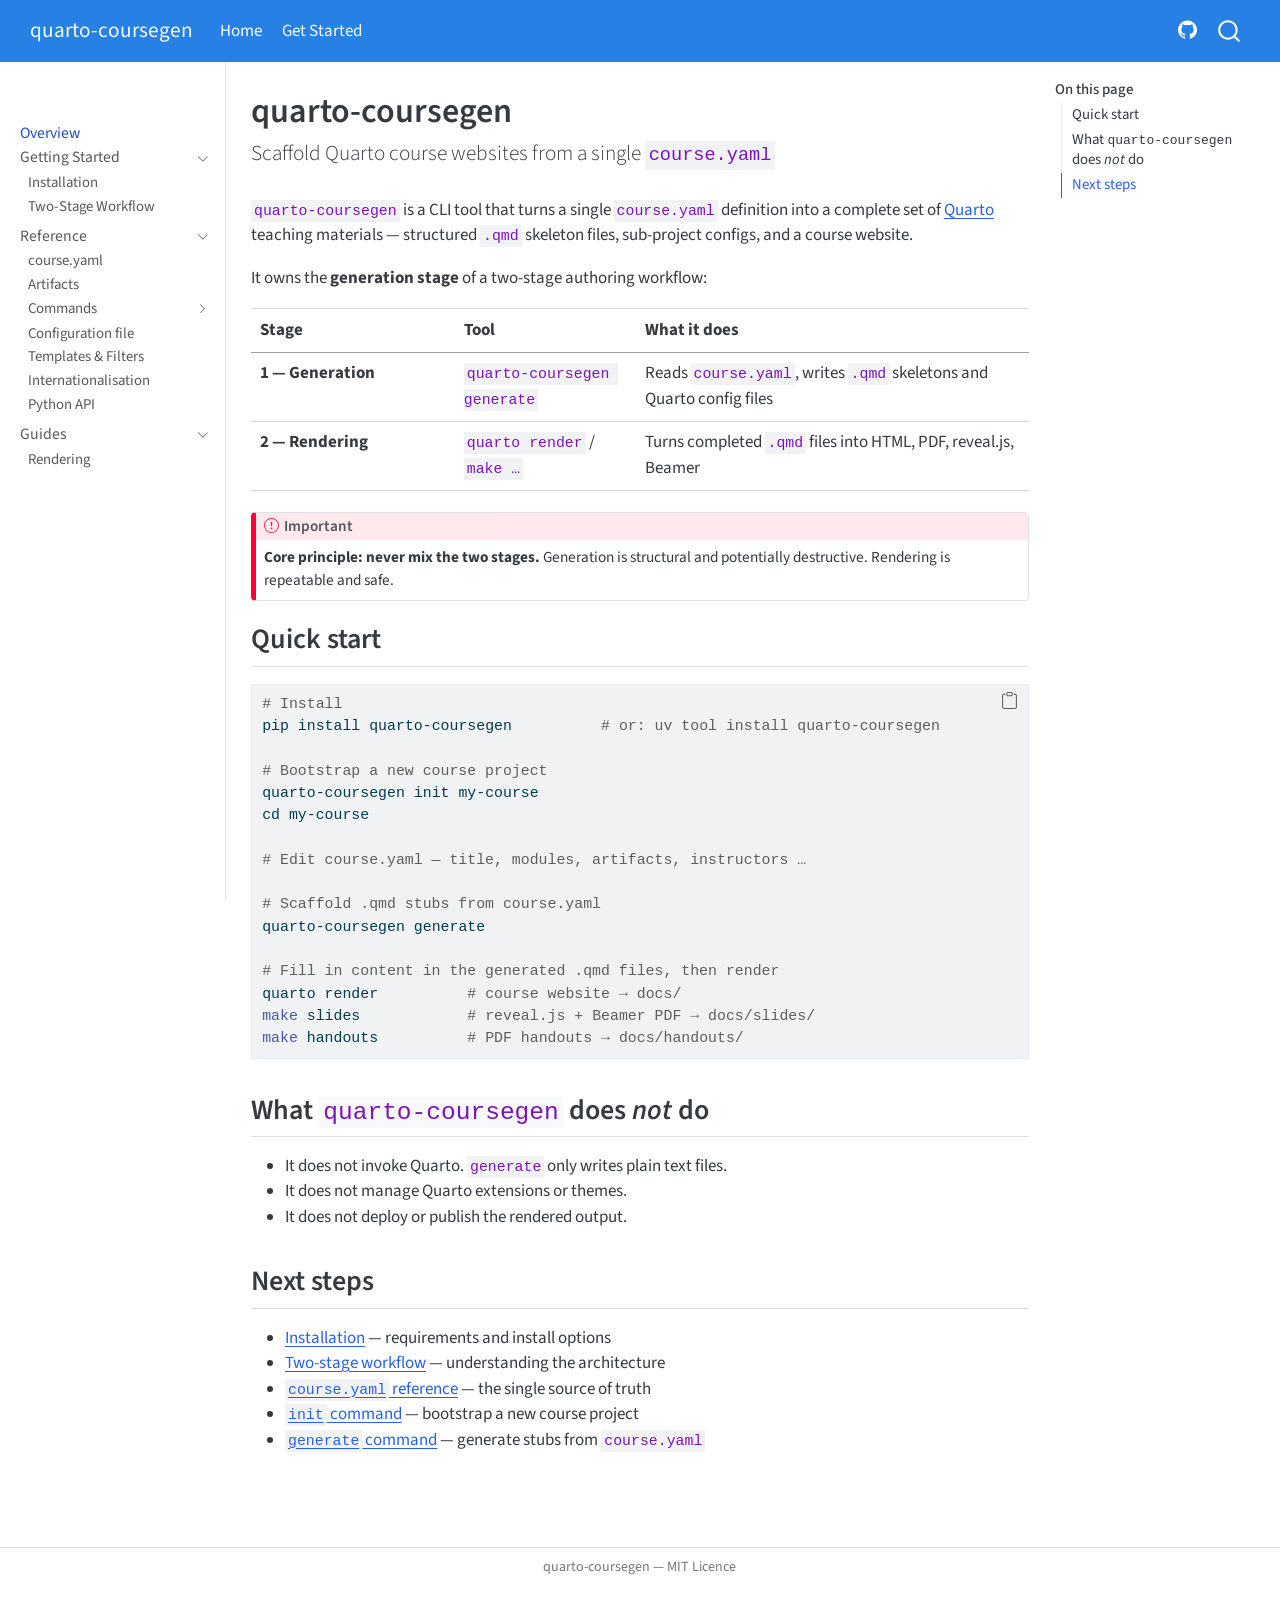
<file: docs/index.html>
<!DOCTYPE html>
<html xmlns="http://www.w3.org/1999/xhtml" lang="en" xml:lang="en"><head>

<meta charset="utf-8">
<meta name="generator" content="quarto-1.9.36">

<meta name="viewport" content="width=device-width, initial-scale=1.0, user-scalable=yes">


<title>quarto-coursegen</title>
<style>
/* Default styles provided by pandoc.
** See https://pandoc.org/MANUAL.html#variables-for-html for config info.
*/
code{white-space: pre-wrap;}
span.smallcaps{font-variant: small-caps;}
div.columns{display: flex; gap: min(4vw, 1.5em);}
div.column{flex: auto; overflow-x: auto;}
div.hanging-indent{margin-left: 1.5em; text-indent: -1.5em;}
ul.task-list{list-style: none;}
ul.task-list li input[type="checkbox"] {
  width: 0.8em;
  margin: 0 0.8em 0.2em -1em; /* quarto-specific, see https://github.com/quarto-dev/quarto-cli/issues/4556 */ 
  vertical-align: middle;
}
/* CSS for syntax highlighting */
html { -webkit-text-size-adjust: 100%; }
pre > code.sourceCode { white-space: pre; position: relative; }
pre > code.sourceCode > span { display: inline-block; line-height: 1.25; }
pre > code.sourceCode > span:empty { height: 1.2em; }
.sourceCode { overflow: visible; }
code.sourceCode > span { color: inherit; text-decoration: inherit; }
div.sourceCode { margin: 1em 0; }
pre.sourceCode { margin: 0; }
@media screen {
div.sourceCode { overflow: auto; }
}
@media print {
pre > code.sourceCode { white-space: pre-wrap; }
pre > code.sourceCode > span { text-indent: -5em; padding-left: 5em; }
}
pre.numberSource code
  { counter-reset: source-line 0; }
pre.numberSource code > span
  { position: relative; left: -4em; counter-increment: source-line; }
pre.numberSource code > span > a:first-child::before
  { content: counter(source-line);
    position: relative; left: -1em; text-align: right; vertical-align: baseline;
    border: none; display: inline-block;
    -webkit-touch-callout: none; -webkit-user-select: none;
    -khtml-user-select: none; -moz-user-select: none;
    -ms-user-select: none; user-select: none;
    padding: 0 4px; width: 4em;
  }
pre.numberSource { margin-left: 3em;  padding-left: 4px; }
div.sourceCode
  {   }
@media screen {
pre > code.sourceCode > span > a:first-child::before { text-decoration: underline; }
}
</style>


<script src="site_libs/quarto-nav/quarto-nav.js"></script>
<script src="site_libs/quarto-nav/headroom.min.js"></script>
<script src="site_libs/clipboard/clipboard.min.js"></script>
<script src="site_libs/quarto-search/autocomplete.umd.js"></script>
<script src="site_libs/quarto-search/fuse.min.js"></script>
<script src="site_libs/quarto-search/quarto-search.js"></script>
<meta name="quarto:offset" content="./">
<script src="site_libs/quarto-html/quarto.js" type="module"></script>
<script src="site_libs/quarto-html/tabsets/tabsets.js" type="module"></script>
<script src="site_libs/quarto-html/popper.min.js"></script>
<script src="site_libs/quarto-html/tippy.umd.min.js"></script>
<script src="site_libs/quarto-html/anchor.min.js"></script>
<link href="site_libs/quarto-html/tippy.css" rel="stylesheet">
<link href="site_libs/quarto-html/quarto-syntax-highlighting-845c23b38eaddc0f92fda52bfe77a8c8.css" rel="stylesheet" id="quarto-text-highlighting-styles">
<script src="site_libs/bootstrap/bootstrap.min.js"></script>
<link href="site_libs/bootstrap/bootstrap-icons.css" rel="stylesheet">
<link href="site_libs/bootstrap/bootstrap-201b2add8695f569d26c246ec130154e.min.css" rel="stylesheet" append-hash="true" id="quarto-bootstrap" data-mode="light">
<script id="quarto-search-options" type="application/json">{
  "location": "navbar",
  "copy-button": false,
  "collapse-after": 3,
  "panel-placement": "end",
  "type": "overlay",
  "limit": 50,
  "keyboard-shortcut": [
    "f",
    "/",
    "s"
  ],
  "show-item-context": false,
  "language": {
    "search-no-results-text": "No results",
    "search-matching-documents-text": "matching documents",
    "search-copy-link-title": "Copy link to search",
    "search-hide-matches-text": "Hide additional matches",
    "search-more-match-text": "more match in this document",
    "search-more-matches-text": "more matches in this document",
    "search-clear-button-title": "Clear",
    "search-text-placeholder": "",
    "search-detached-cancel-button-title": "Cancel",
    "search-submit-button-title": "Submit",
    "search-label": "Search"
  }
}</script>


</head>

<body class="nav-sidebar docked nav-fixed quarto-light">

<div id="quarto-search-results"></div>
  <header id="quarto-header" class="headroom fixed-top">
    <nav class="navbar navbar-expand-lg " data-bs-theme="dark">
      <div class="navbar-container container-fluid">
      <div class="navbar-brand-container mx-auto">
    <a class="navbar-brand" href="./index.html">
    <span class="navbar-title">quarto-coursegen</span>
    </a>
  </div>
            <div id="quarto-search" class="" title="Search"></div>
          <button class="navbar-toggler" type="button" data-bs-toggle="collapse" data-bs-target="#navbarCollapse" aria-controls="navbarCollapse" role="menu" aria-expanded="false" aria-label="Toggle navigation" onclick="if (window.quartoToggleHeadroom) { window.quartoToggleHeadroom(); }">
  <span class="navbar-toggler-icon"></span>
</button>
          <div class="collapse navbar-collapse" id="navbarCollapse">
            <ul class="navbar-nav navbar-nav-scroll me-auto">
  <li class="nav-item">
    <a class="nav-link active" href="./index.html" aria-current="page"> 
<span class="menu-text">Home</span></a>
  </li>  
  <li class="nav-item">
    <a class="nav-link" href="./installation.html"> 
<span class="menu-text">Get Started</span></a>
  </li>  
</ul>
            <ul class="navbar-nav navbar-nav-scroll ms-auto">
  <li class="nav-item compact">
    <a class="nav-link" href="https://github.com/xylomorph/quarto-coursegen"> <i class="bi bi-github" role="img" aria-label="GitHub">
</i> 
<span class="menu-text"></span></a>
  </li>  
</ul>
          </div> <!-- /navcollapse -->
            <div class="quarto-navbar-tools">
</div>
      </div> <!-- /container-fluid -->
    </nav>
  <nav class="quarto-secondary-nav">
    <div class="container-fluid d-flex">
      <button type="button" class="quarto-btn-toggle btn" data-bs-toggle="collapse" role="button" data-bs-target=".quarto-sidebar-collapse-item" aria-controls="quarto-sidebar" aria-expanded="false" aria-label="Toggle sidebar navigation" onclick="if (window.quartoToggleHeadroom) { window.quartoToggleHeadroom(); }">
        <i class="bi bi-layout-text-sidebar-reverse"></i>
      </button>
        <nav class="quarto-page-breadcrumbs" aria-label="breadcrumb"><ol class="breadcrumb"><li class="breadcrumb-item"><a href="./index.html">Overview</a></li></ol></nav>
        <a class="flex-grow-1" role="navigation" data-bs-toggle="collapse" data-bs-target=".quarto-sidebar-collapse-item" aria-controls="quarto-sidebar" aria-expanded="false" aria-label="Toggle sidebar navigation" onclick="if (window.quartoToggleHeadroom) { window.quartoToggleHeadroom(); }">      
        </a>
      <button type="button" class="btn quarto-search-button" aria-label="Search" onclick="window.quartoOpenSearch();">
        <i class="bi bi-search"></i>
      </button>
    </div>
  </nav>
</header>
<!-- content -->
<div id="quarto-content" class="quarto-container page-columns page-rows-contents page-layout-article page-navbar">
<!-- sidebar -->
  <nav id="quarto-sidebar" class="sidebar collapse collapse-horizontal quarto-sidebar-collapse-item sidebar-navigation docked overflow-auto">
        <div class="mt-2 flex-shrink-0 align-items-center">
        <div class="sidebar-search">
        <div id="quarto-search" class="" title="Search"></div>
        </div>
        </div>
    <div class="sidebar-menu-container"> 
    <ul class="list-unstyled mt-1">
        <li class="sidebar-item">
  <div class="sidebar-item-container"> 
  <a href="./index.html" class="sidebar-item-text sidebar-link active">
 <span class="menu-text">Overview</span></a>
  </div>
</li>
        <li class="sidebar-item sidebar-item-section">
      <div class="sidebar-item-container"> 
            <a class="sidebar-item-text sidebar-link text-start" data-bs-toggle="collapse" data-bs-target="#quarto-sidebar-section-1" role="navigation" aria-expanded="true">
 <span class="menu-text">Getting Started</span></a>
          <a class="sidebar-item-toggle text-start" data-bs-toggle="collapse" data-bs-target="#quarto-sidebar-section-1" role="navigation" aria-expanded="true" aria-label="Toggle section">
            <i class="bi bi-chevron-right ms-2"></i>
          </a> 
      </div>
      <ul id="quarto-sidebar-section-1" class="collapse list-unstyled sidebar-section depth1 show">  
          <li class="sidebar-item">
  <div class="sidebar-item-container"> 
  <a href="./installation.html" class="sidebar-item-text sidebar-link">
 <span class="menu-text">Installation</span></a>
  </div>
</li>
          <li class="sidebar-item">
  <div class="sidebar-item-container"> 
  <a href="./workflow.html" class="sidebar-item-text sidebar-link">
 <span class="menu-text">Two-Stage Workflow</span></a>
  </div>
</li>
      </ul>
  </li>
        <li class="sidebar-item sidebar-item-section">
      <div class="sidebar-item-container"> 
            <a class="sidebar-item-text sidebar-link text-start" data-bs-toggle="collapse" data-bs-target="#quarto-sidebar-section-2" role="navigation" aria-expanded="true">
 <span class="menu-text">Reference</span></a>
          <a class="sidebar-item-toggle text-start" data-bs-toggle="collapse" data-bs-target="#quarto-sidebar-section-2" role="navigation" aria-expanded="true" aria-label="Toggle section">
            <i class="bi bi-chevron-right ms-2"></i>
          </a> 
      </div>
      <ul id="quarto-sidebar-section-2" class="collapse list-unstyled sidebar-section depth1 show">  
          <li class="sidebar-item">
  <div class="sidebar-item-container"> 
  <a href="./course-yaml.html" class="sidebar-item-text sidebar-link">
 <span class="menu-text">course.yaml</span></a>
  </div>
</li>
          <li class="sidebar-item">
  <div class="sidebar-item-container"> 
  <a href="./artifacts.html" class="sidebar-item-text sidebar-link">
 <span class="menu-text">Artifacts</span></a>
  </div>
</li>
          <li class="sidebar-item sidebar-item-section">
      <div class="sidebar-item-container"> 
            <a class="sidebar-item-text sidebar-link text-start collapsed" data-bs-toggle="collapse" data-bs-target="#quarto-sidebar-section-3" role="navigation" aria-expanded="false">
 <span class="menu-text">Commands</span></a>
          <a class="sidebar-item-toggle text-start collapsed" data-bs-toggle="collapse" data-bs-target="#quarto-sidebar-section-3" role="navigation" aria-expanded="false" aria-label="Toggle section">
            <i class="bi bi-chevron-right ms-2"></i>
          </a> 
      </div>
      <ul id="quarto-sidebar-section-3" class="collapse list-unstyled sidebar-section depth2 ">  
          <li class="sidebar-item">
  <div class="sidebar-item-container"> 
  <a href="./commands/init.html" class="sidebar-item-text sidebar-link">
 <span class="menu-text">init</span></a>
  </div>
</li>
          <li class="sidebar-item">
  <div class="sidebar-item-container"> 
  <a href="./commands/generate.html" class="sidebar-item-text sidebar-link">
 <span class="menu-text">generate</span></a>
  </div>
</li>
      </ul>
  </li>
          <li class="sidebar-item">
  <div class="sidebar-item-container"> 
  <a href="./configuration.html" class="sidebar-item-text sidebar-link">
 <span class="menu-text">Configuration file</span></a>
  </div>
</li>
          <li class="sidebar-item">
  <div class="sidebar-item-container"> 
  <a href="./templates.html" class="sidebar-item-text sidebar-link">
 <span class="menu-text">Templates &amp; Filters</span></a>
  </div>
</li>
          <li class="sidebar-item">
  <div class="sidebar-item-container"> 
  <a href="./i18n.html" class="sidebar-item-text sidebar-link">
 <span class="menu-text">Internationalisation</span></a>
  </div>
</li>
          <li class="sidebar-item">
  <div class="sidebar-item-container"> 
  <a href="./python-api.html" class="sidebar-item-text sidebar-link">
 <span class="menu-text">Python API</span></a>
  </div>
</li>
      </ul>
  </li>
        <li class="sidebar-item sidebar-item-section">
      <div class="sidebar-item-container"> 
            <a class="sidebar-item-text sidebar-link text-start" data-bs-toggle="collapse" data-bs-target="#quarto-sidebar-section-4" role="navigation" aria-expanded="true">
 <span class="menu-text">Guides</span></a>
          <a class="sidebar-item-toggle text-start" data-bs-toggle="collapse" data-bs-target="#quarto-sidebar-section-4" role="navigation" aria-expanded="true" aria-label="Toggle section">
            <i class="bi bi-chevron-right ms-2"></i>
          </a> 
      </div>
      <ul id="quarto-sidebar-section-4" class="collapse list-unstyled sidebar-section depth1 show">  
          <li class="sidebar-item">
  <div class="sidebar-item-container"> 
  <a href="./rendering.html" class="sidebar-item-text sidebar-link">
 <span class="menu-text">Rendering</span></a>
  </div>
</li>
      </ul>
  </li>
    </ul>
    </div>
</nav>
<div id="quarto-sidebar-glass" class="quarto-sidebar-collapse-item" data-bs-toggle="collapse" data-bs-target=".quarto-sidebar-collapse-item"></div>
<!-- margin-sidebar -->
    <div id="quarto-margin-sidebar" class="sidebar margin-sidebar">
        <nav id="TOC" role="doc-toc" class="toc-active">
    <h2 id="toc-title">On this page</h2>
   
  <ul>
  <li><a href="#quick-start" id="toc-quick-start" class="nav-link active" data-scroll-target="#quick-start">Quick start</a></li>
  <li><a href="#what-quarto-coursegen-does-not-do" id="toc-what-quarto-coursegen-does-not-do" class="nav-link" data-scroll-target="#what-quarto-coursegen-does-not-do">What <code>quarto-coursegen</code> does <em>not</em> do</a></li>
  <li><a href="#next-steps" id="toc-next-steps" class="nav-link" data-scroll-target="#next-steps">Next steps</a></li>
  </ul>
</nav>
    </div>
<!-- main -->
<main class="content" id="quarto-document-content">

<header id="title-block-header" class="quarto-title-block default">
<div class="quarto-title">
<h1 class="title">quarto-coursegen</h1>
<p class="subtitle lead">Scaffold Quarto course websites from a single <code>course.yaml</code></p>
</div>



<div class="quarto-title-meta">

    
  
    
  </div>
  


</header>


<p><code>quarto-coursegen</code> is a CLI tool that turns a single <code>course.yaml</code> definition into a complete set of <a href="https://quarto.org/">Quarto</a> teaching materials — structured <code>.qmd</code> skeleton files, sub-project configs, and a course website.</p>
<p>It owns the <strong>generation stage</strong> of a two-stage authoring workflow:</p>
<table class="caption-top table">
<colgroup>
<col style="width: 26%">
<col style="width: 23%">
<col style="width: 50%">
</colgroup>
<thead>
<tr class="header">
<th>Stage</th>
<th>Tool</th>
<th>What it does</th>
</tr>
</thead>
<tbody>
<tr class="odd">
<td><strong>1 — Generation</strong></td>
<td><code>quarto-coursegen generate</code></td>
<td>Reads <code>course.yaml</code>, writes <code>.qmd</code> skeletons and Quarto config files</td>
</tr>
<tr class="even">
<td><strong>2 — Rendering</strong></td>
<td><code>quarto render</code> / <code>make …</code></td>
<td>Turns completed <code>.qmd</code> files into HTML, PDF, reveal.js, Beamer</td>
</tr>
</tbody>
</table>
<div class="callout callout-style-default callout-important callout-titled">
<div class="callout-header d-flex align-content-center">
<div class="callout-icon-container">
<i class="callout-icon"></i>
</div>
<div class="callout-title-container flex-fill">
Important
</div>
</div>
<div class="callout-body-container callout-body">
<p><strong>Core principle: never mix the two stages.</strong> Generation is structural and potentially destructive. Rendering is repeatable and safe.</p>
</div>
</div>
<section id="quick-start" class="level2">
<h2 class="anchored" data-anchor-id="quick-start">Quick start</h2>
<div class="code-copy-outer-scaffold"><div class="sourceCode" id="cb1"><pre class="sourceCode bash code-with-copy"><code class="sourceCode bash"><span id="cb1-1"><a href="#cb1-1" aria-hidden="true" tabindex="-1"></a><span class="co"># Install</span></span>
<span id="cb1-2"><a href="#cb1-2" aria-hidden="true" tabindex="-1"></a><span class="ex">pip</span> install quarto-coursegen          <span class="co"># or: uv tool install quarto-coursegen</span></span>
<span id="cb1-3"><a href="#cb1-3" aria-hidden="true" tabindex="-1"></a></span>
<span id="cb1-4"><a href="#cb1-4" aria-hidden="true" tabindex="-1"></a><span class="co"># Bootstrap a new course project</span></span>
<span id="cb1-5"><a href="#cb1-5" aria-hidden="true" tabindex="-1"></a><span class="ex">quarto-coursegen</span> init my-course</span>
<span id="cb1-6"><a href="#cb1-6" aria-hidden="true" tabindex="-1"></a><span class="bu">cd</span> my-course</span>
<span id="cb1-7"><a href="#cb1-7" aria-hidden="true" tabindex="-1"></a></span>
<span id="cb1-8"><a href="#cb1-8" aria-hidden="true" tabindex="-1"></a><span class="co"># Edit course.yaml — title, modules, artifacts, instructors …</span></span>
<span id="cb1-9"><a href="#cb1-9" aria-hidden="true" tabindex="-1"></a></span>
<span id="cb1-10"><a href="#cb1-10" aria-hidden="true" tabindex="-1"></a><span class="co"># Scaffold .qmd stubs from course.yaml</span></span>
<span id="cb1-11"><a href="#cb1-11" aria-hidden="true" tabindex="-1"></a><span class="ex">quarto-coursegen</span> generate</span>
<span id="cb1-12"><a href="#cb1-12" aria-hidden="true" tabindex="-1"></a></span>
<span id="cb1-13"><a href="#cb1-13" aria-hidden="true" tabindex="-1"></a><span class="co"># Fill in content in the generated .qmd files, then render</span></span>
<span id="cb1-14"><a href="#cb1-14" aria-hidden="true" tabindex="-1"></a><span class="ex">quarto</span> render          <span class="co"># course website → docs/</span></span>
<span id="cb1-15"><a href="#cb1-15" aria-hidden="true" tabindex="-1"></a><span class="fu">make</span> slides            <span class="co"># reveal.js + Beamer PDF → docs/slides/</span></span>
<span id="cb1-16"><a href="#cb1-16" aria-hidden="true" tabindex="-1"></a><span class="fu">make</span> handouts          <span class="co"># PDF handouts → docs/handouts/</span></span></code></pre></div><button title="Copy to Clipboard" class="code-copy-button"><i class="bi"></i></button></div>
</section>
<section id="what-quarto-coursegen-does-not-do" class="level2">
<h2 class="anchored" data-anchor-id="what-quarto-coursegen-does-not-do">What <code>quarto-coursegen</code> does <em>not</em> do</h2>
<ul>
<li>It does not invoke Quarto. <code>generate</code> only writes plain text files.</li>
<li>It does not manage Quarto extensions or themes.</li>
<li>It does not deploy or publish the rendered output.</li>
</ul>
</section>
<section id="next-steps" class="level2">
<h2 class="anchored" data-anchor-id="next-steps">Next steps</h2>
<ul>
<li><a href="./installation.html">Installation</a> — requirements and install options</li>
<li><a href="./workflow.html">Two-stage workflow</a> — understanding the architecture</li>
<li><a href="./course-yaml.html"><code>course.yaml</code> reference</a> — the single source of truth</li>
<li><a href="./commands/init.html"><code>init</code> command</a> — bootstrap a new course project</li>
<li><a href="./commands/generate.html"><code>generate</code> command</a> — generate stubs from <code>course.yaml</code></li>
</ul>


</section>

</main> <!-- /main -->
<script id="quarto-html-after-body" type="application/javascript">
  window.document.addEventListener("DOMContentLoaded", function (event) {
    const icon = "";
    const anchorJS = new window.AnchorJS();
    anchorJS.options = {
      placement: 'right',
      icon: icon
    };
    anchorJS.add('.anchored');
    const isCodeAnnotation = (el) => {
      for (const clz of el.classList) {
        if (clz.startsWith('code-annotation-')) {                     
          return true;
        }
      }
      return false;
    }
    const onCopySuccess = function(e) {
      // button target
      const button = e.trigger;
      // don't keep focus
      button.blur();
      // flash "checked"
      button.classList.add('code-copy-button-checked');
      var currentTitle = button.getAttribute("title");
      button.setAttribute("title", "Copied!");
      let tooltip;
      if (window.bootstrap) {
        button.setAttribute("data-bs-toggle", "tooltip");
        button.setAttribute("data-bs-placement", "left");
        button.setAttribute("data-bs-title", "Copied!");
        tooltip = new bootstrap.Tooltip(button, 
          { trigger: "manual", 
            customClass: "code-copy-button-tooltip",
            offset: [0, -8]});
        tooltip.show();    
      }
      setTimeout(function() {
        if (tooltip) {
          tooltip.hide();
          button.removeAttribute("data-bs-title");
          button.removeAttribute("data-bs-toggle");
          button.removeAttribute("data-bs-placement");
        }
        button.setAttribute("title", currentTitle);
        button.classList.remove('code-copy-button-checked');
      }, 1000);
      // clear code selection
      e.clearSelection();
    }
    const getTextToCopy = function(trigger) {
      const outerScaffold = trigger.parentElement.cloneNode(true);
      const codeEl = outerScaffold.querySelector('code');
      for (const childEl of codeEl.children) {
        if (isCodeAnnotation(childEl)) {
          childEl.remove();
        }
      }
      return codeEl.innerText;
    }
    const clipboard = new window.ClipboardJS('.code-copy-button:not([data-in-quarto-modal])', {
      text: getTextToCopy
    });
    clipboard.on('success', onCopySuccess);
    if (window.document.getElementById('quarto-embedded-source-code-modal')) {
      const clipboardModal = new window.ClipboardJS('.code-copy-button[data-in-quarto-modal]', {
        text: getTextToCopy,
        container: window.document.getElementById('quarto-embedded-source-code-modal')
      });
      clipboardModal.on('success', onCopySuccess);
    }
      var localhostRegex = new RegExp(/^(?:http|https):\/\/localhost\:?[0-9]*\//);
      var mailtoRegex = new RegExp(/^mailto:/);
        var filterRegex = new RegExp('/' + window.location.host + '/');
      var isInternal = (href) => {
          return filterRegex.test(href) || localhostRegex.test(href) || mailtoRegex.test(href);
      }
      // Inspect non-navigation links and adorn them if external
     var links = window.document.querySelectorAll('a[href]:not(.nav-link):not(.navbar-brand):not(.toc-action):not(.sidebar-link):not(.sidebar-item-toggle):not(.pagination-link):not(.no-external):not([aria-hidden]):not(.dropdown-item):not(.quarto-navigation-tool):not(.about-link)');
      for (var i=0; i<links.length; i++) {
        const link = links[i];
        if (!isInternal(link.href)) {
          // undo the damage that might have been done by quarto-nav.js in the case of
          // links that we want to consider external
          if (link.dataset.originalHref !== undefined) {
            link.href = link.dataset.originalHref;
          }
        }
      }
    function tippyHover(el, contentFn, onTriggerFn, onUntriggerFn) {
      const config = {
        allowHTML: true,
        maxWidth: 500,
        delay: 100,
        arrow: false,
        appendTo: function(el) {
            return el.parentElement;
        },
        interactive: true,
        interactiveBorder: 10,
        theme: 'quarto',
        placement: 'bottom-start',
      };
      if (contentFn) {
        config.content = contentFn;
      }
      if (onTriggerFn) {
        config.onTrigger = onTriggerFn;
      }
      if (onUntriggerFn) {
        config.onUntrigger = onUntriggerFn;
      }
      window.tippy(el, config); 
    }
    const noterefs = window.document.querySelectorAll('a[role="doc-noteref"]');
    for (var i=0; i<noterefs.length; i++) {
      const ref = noterefs[i];
      tippyHover(ref, function() {
        // use id or data attribute instead here
        let href = ref.getAttribute('data-footnote-href') || ref.getAttribute('href');
        try { href = new URL(href).hash; } catch {}
        const id = href.replace(/^#\/?/, "");
        const note = window.document.getElementById(id);
        if (note) {
          return note.innerHTML;
        } else {
          return "";
        }
      });
    }
    const xrefs = window.document.querySelectorAll('a.quarto-xref');
    const processXRef = (id, note) => {
      // Strip column container classes
      const stripColumnClz = (el) => {
        el.classList.remove("page-full", "page-columns");
        if (el.children) {
          for (const child of el.children) {
            stripColumnClz(child);
          }
        }
      }
      stripColumnClz(note)
      if (id === null || id.startsWith('sec-')) {
        // Special case sections, only their first couple elements
        const container = document.createElement("div");
        if (note.children && note.children.length > 2) {
          container.appendChild(note.children[0].cloneNode(true));
          for (let i = 1; i < note.children.length; i++) {
            const child = note.children[i];
            if (child.tagName === "P" && child.innerText === "") {
              continue;
            } else {
              container.appendChild(child.cloneNode(true));
              break;
            }
          }
          if (window.Quarto?.typesetMath) {
            window.Quarto.typesetMath(container);
          }
          return container.innerHTML
        } else {
          if (window.Quarto?.typesetMath) {
            window.Quarto.typesetMath(note);
          }
          return note.innerHTML;
        }
      } else {
        // Remove any anchor links if they are present
        const anchorLink = note.querySelector('a.anchorjs-link');
        if (anchorLink) {
          anchorLink.remove();
        }
        if (window.Quarto?.typesetMath) {
          window.Quarto.typesetMath(note);
        }
        if (note.classList.contains("callout")) {
          return note.outerHTML;
        } else {
          return note.innerHTML;
        }
      }
    }
    for (var i=0; i<xrefs.length; i++) {
      const xref = xrefs[i];
      tippyHover(xref, undefined, function(instance) {
        instance.disable();
        let url = xref.getAttribute('href');
        let hash = undefined; 
        if (url.startsWith('#')) {
          hash = url;
        } else {
          try { hash = new URL(url).hash; } catch {}
        }
        if (hash) {
          const id = hash.replace(/^#\/?/, "");
          const note = window.document.getElementById(id);
          if (note !== null) {
            try {
              const html = processXRef(id, note.cloneNode(true));
              instance.setContent(html);
            } finally {
              instance.enable();
              instance.show();
            }
          } else {
            // See if we can fetch this
            fetch(url.split('#')[0])
            .then(res => res.text())
            .then(html => {
              const parser = new DOMParser();
              const htmlDoc = parser.parseFromString(html, "text/html");
              const note = htmlDoc.getElementById(id);
              if (note !== null) {
                const html = processXRef(id, note);
                instance.setContent(html);
              } 
            }).finally(() => {
              instance.enable();
              instance.show();
            });
          }
        } else {
          // See if we can fetch a full url (with no hash to target)
          // This is a special case and we should probably do some content thinning / targeting
          fetch(url)
          .then(res => res.text())
          .then(html => {
            const parser = new DOMParser();
            const htmlDoc = parser.parseFromString(html, "text/html");
            const note = htmlDoc.querySelector('main.content');
            if (note !== null) {
              // This should only happen for chapter cross references
              // (since there is no id in the URL)
              // remove the first header
              if (note.children.length > 0 && note.children[0].tagName === "HEADER") {
                note.children[0].remove();
              }
              const html = processXRef(null, note);
              instance.setContent(html);
            } 
          }).finally(() => {
            instance.enable();
            instance.show();
          });
        }
      }, function(instance) {
      });
    }
        let selectedAnnoteEl;
        const selectorForAnnotation = ( cell, annotation) => {
          let cellAttr = 'data-code-cell="' + cell + '"';
          let lineAttr = 'data-code-annotation="' +  annotation + '"';
          const selector = 'span[' + cellAttr + '][' + lineAttr + ']';
          return selector;
        }
        const selectCodeLines = (annoteEl) => {
          const doc = window.document;
          const targetCell = annoteEl.getAttribute("data-target-cell");
          const targetAnnotation = annoteEl.getAttribute("data-target-annotation");
          const annoteSpan = window.document.querySelector(selectorForAnnotation(targetCell, targetAnnotation));
          const lines = annoteSpan.getAttribute("data-code-lines").split(",");
          const lineIds = lines.map((line) => {
            return targetCell + "-" + line;
          })
          let top = null;
          let height = null;
          let parent = null;
          if (lineIds.length > 0) {
              //compute the position of the single el (top and bottom and make a div)
              const el = window.document.getElementById(lineIds[0]);
              top = el.offsetTop;
              height = el.offsetHeight;
              parent = el.parentElement.parentElement;
            if (lineIds.length > 1) {
              const lastEl = window.document.getElementById(lineIds[lineIds.length - 1]);
              const bottom = lastEl.offsetTop + lastEl.offsetHeight;
              height = bottom - top;
            }
            if (top !== null && height !== null && parent !== null) {
              // cook up a div (if necessary) and position it 
              let div = window.document.getElementById("code-annotation-line-highlight");
              if (div === null) {
                div = window.document.createElement("div");
                div.setAttribute("id", "code-annotation-line-highlight");
                div.style.position = 'absolute';
                parent.appendChild(div);
              }
              div.style.top = top - 2 + "px";
              div.style.height = height + 4 + "px";
              div.style.left = 0;
              let gutterDiv = window.document.getElementById("code-annotation-line-highlight-gutter");
              if (gutterDiv === null) {
                gutterDiv = window.document.createElement("div");
                gutterDiv.setAttribute("id", "code-annotation-line-highlight-gutter");
                gutterDiv.style.position = 'absolute';
                const codeCell = window.document.getElementById(targetCell);
                const gutter = codeCell.querySelector('.code-annotation-gutter');
                gutter.appendChild(gutterDiv);
              }
              gutterDiv.style.top = top - 2 + "px";
              gutterDiv.style.height = height + 4 + "px";
            }
            selectedAnnoteEl = annoteEl;
          }
        };
        const unselectCodeLines = () => {
          const elementsIds = ["code-annotation-line-highlight", "code-annotation-line-highlight-gutter"];
          elementsIds.forEach((elId) => {
            const div = window.document.getElementById(elId);
            if (div) {
              div.remove();
            }
          });
          selectedAnnoteEl = undefined;
        };
          // Handle positioning of the toggle
      window.addEventListener(
        "resize",
        throttle(() => {
          elRect = undefined;
          if (selectedAnnoteEl) {
            selectCodeLines(selectedAnnoteEl);
          }
        }, 10)
      );
      function throttle(fn, ms) {
      let throttle = false;
      let timer;
        return (...args) => {
          if(!throttle) { // first call gets through
              fn.apply(this, args);
              throttle = true;
          } else { // all the others get throttled
              if(timer) clearTimeout(timer); // cancel #2
              timer = setTimeout(() => {
                fn.apply(this, args);
                timer = throttle = false;
              }, ms);
          }
        };
      }
        // Attach click handler to the DT
        const annoteDls = window.document.querySelectorAll('dt[data-target-cell]');
        for (const annoteDlNode of annoteDls) {
          annoteDlNode.addEventListener('click', (event) => {
            const clickedEl = event.target;
            if (clickedEl !== selectedAnnoteEl) {
              unselectCodeLines();
              const activeEl = window.document.querySelector('dt[data-target-cell].code-annotation-active');
              if (activeEl) {
                activeEl.classList.remove('code-annotation-active');
              }
              selectCodeLines(clickedEl);
              clickedEl.classList.add('code-annotation-active');
            } else {
              // Unselect the line
              unselectCodeLines();
              clickedEl.classList.remove('code-annotation-active');
            }
          });
        }
    const findCites = (el) => {
      const parentEl = el.parentElement;
      if (parentEl) {
        const cites = parentEl.dataset.cites;
        if (cites) {
          return {
            el,
            cites: cites.split(' ')
          };
        } else {
          return findCites(el.parentElement)
        }
      } else {
        return undefined;
      }
    };
    var bibliorefs = window.document.querySelectorAll('a[role="doc-biblioref"]');
    for (var i=0; i<bibliorefs.length; i++) {
      const ref = bibliorefs[i];
      const citeInfo = findCites(ref);
      if (citeInfo) {
        tippyHover(citeInfo.el, function() {
          var popup = window.document.createElement('div');
          citeInfo.cites.forEach(function(cite) {
            var citeDiv = window.document.createElement('div');
            citeDiv.classList.add('hanging-indent');
            citeDiv.classList.add('csl-entry');
            var biblioDiv = window.document.getElementById('ref-' + cite);
            if (biblioDiv) {
              citeDiv.innerHTML = biblioDiv.innerHTML;
            }
            popup.appendChild(citeDiv);
          });
          return popup.innerHTML;
        });
      }
    }
  });
  </script>
</div> <!-- /content -->
<footer class="footer">
  <div class="nav-footer">
    <div class="nav-footer-left">
      &nbsp;
    </div>   
    <div class="nav-footer-center">
<p>quarto-coursegen — MIT Licence</p>
</div>
    <div class="nav-footer-right">
      &nbsp;
    </div>
  </div>
</footer>




</body></html>
</file>
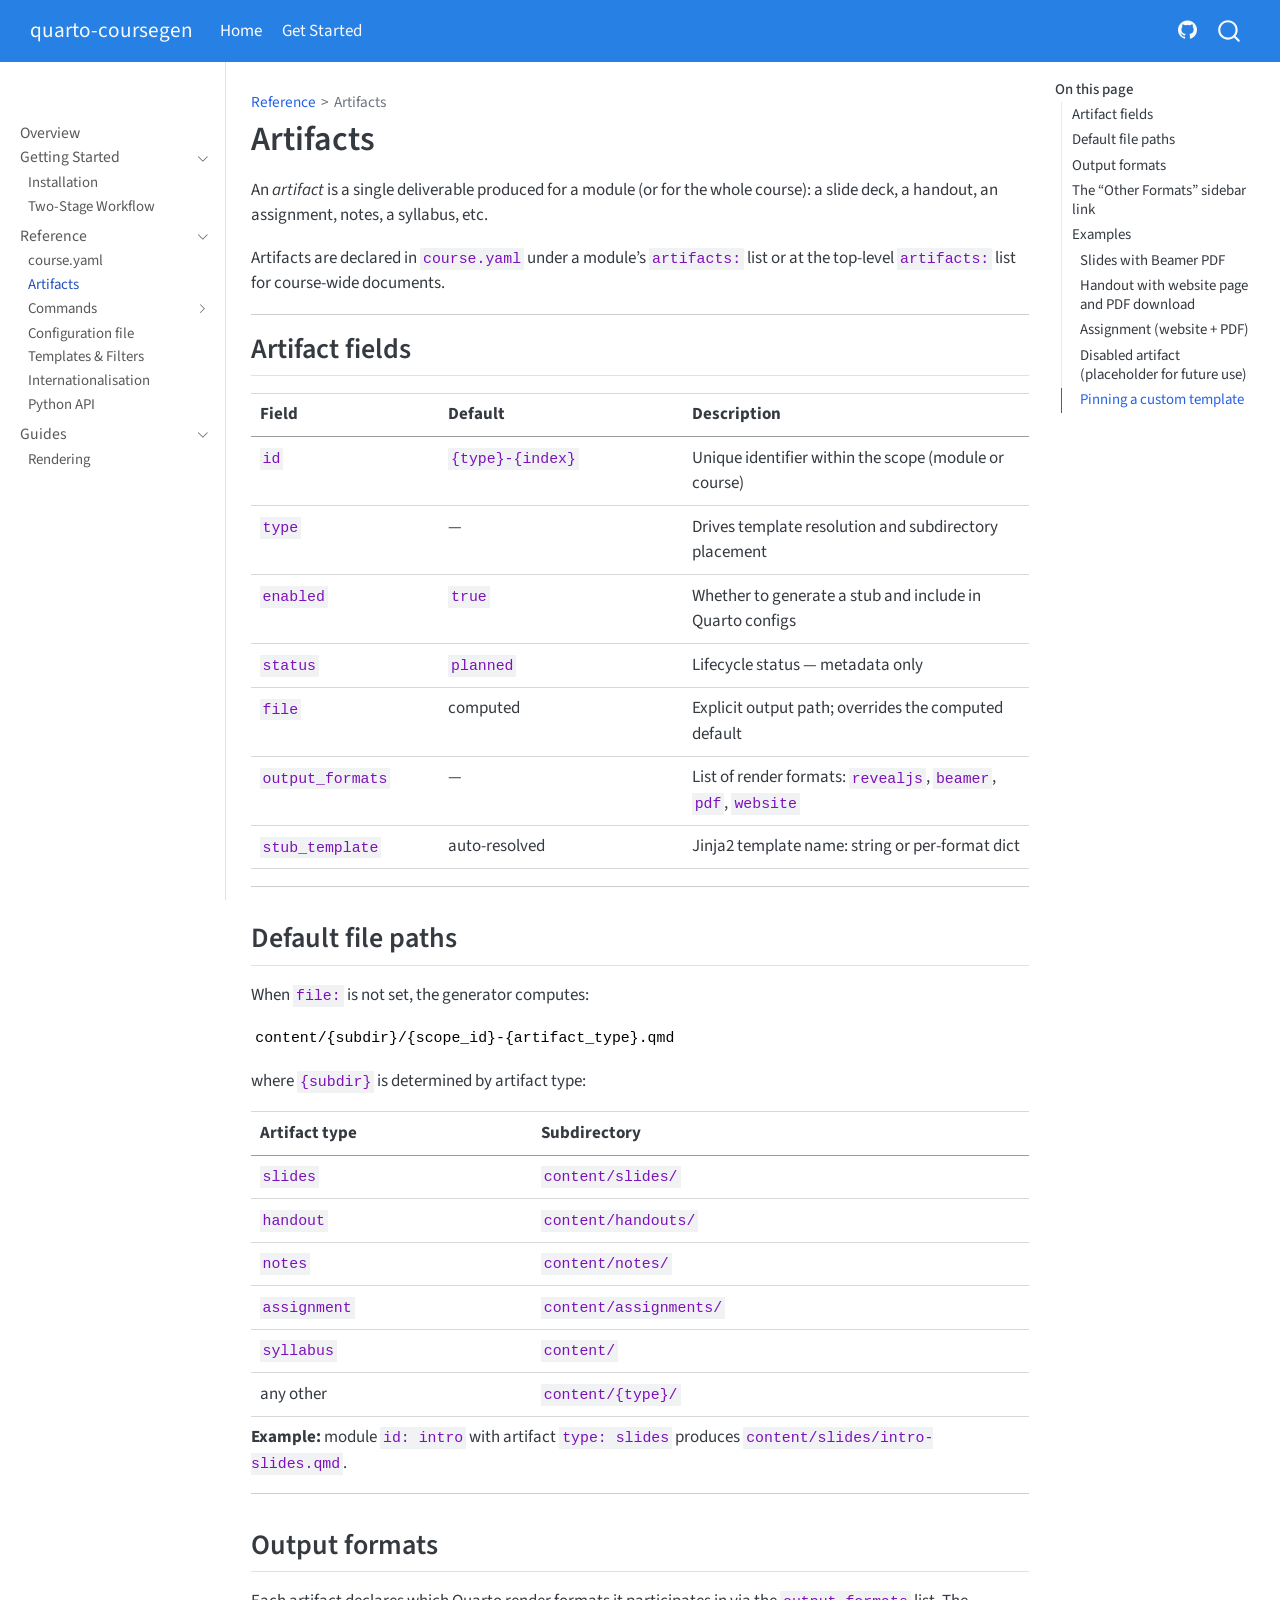
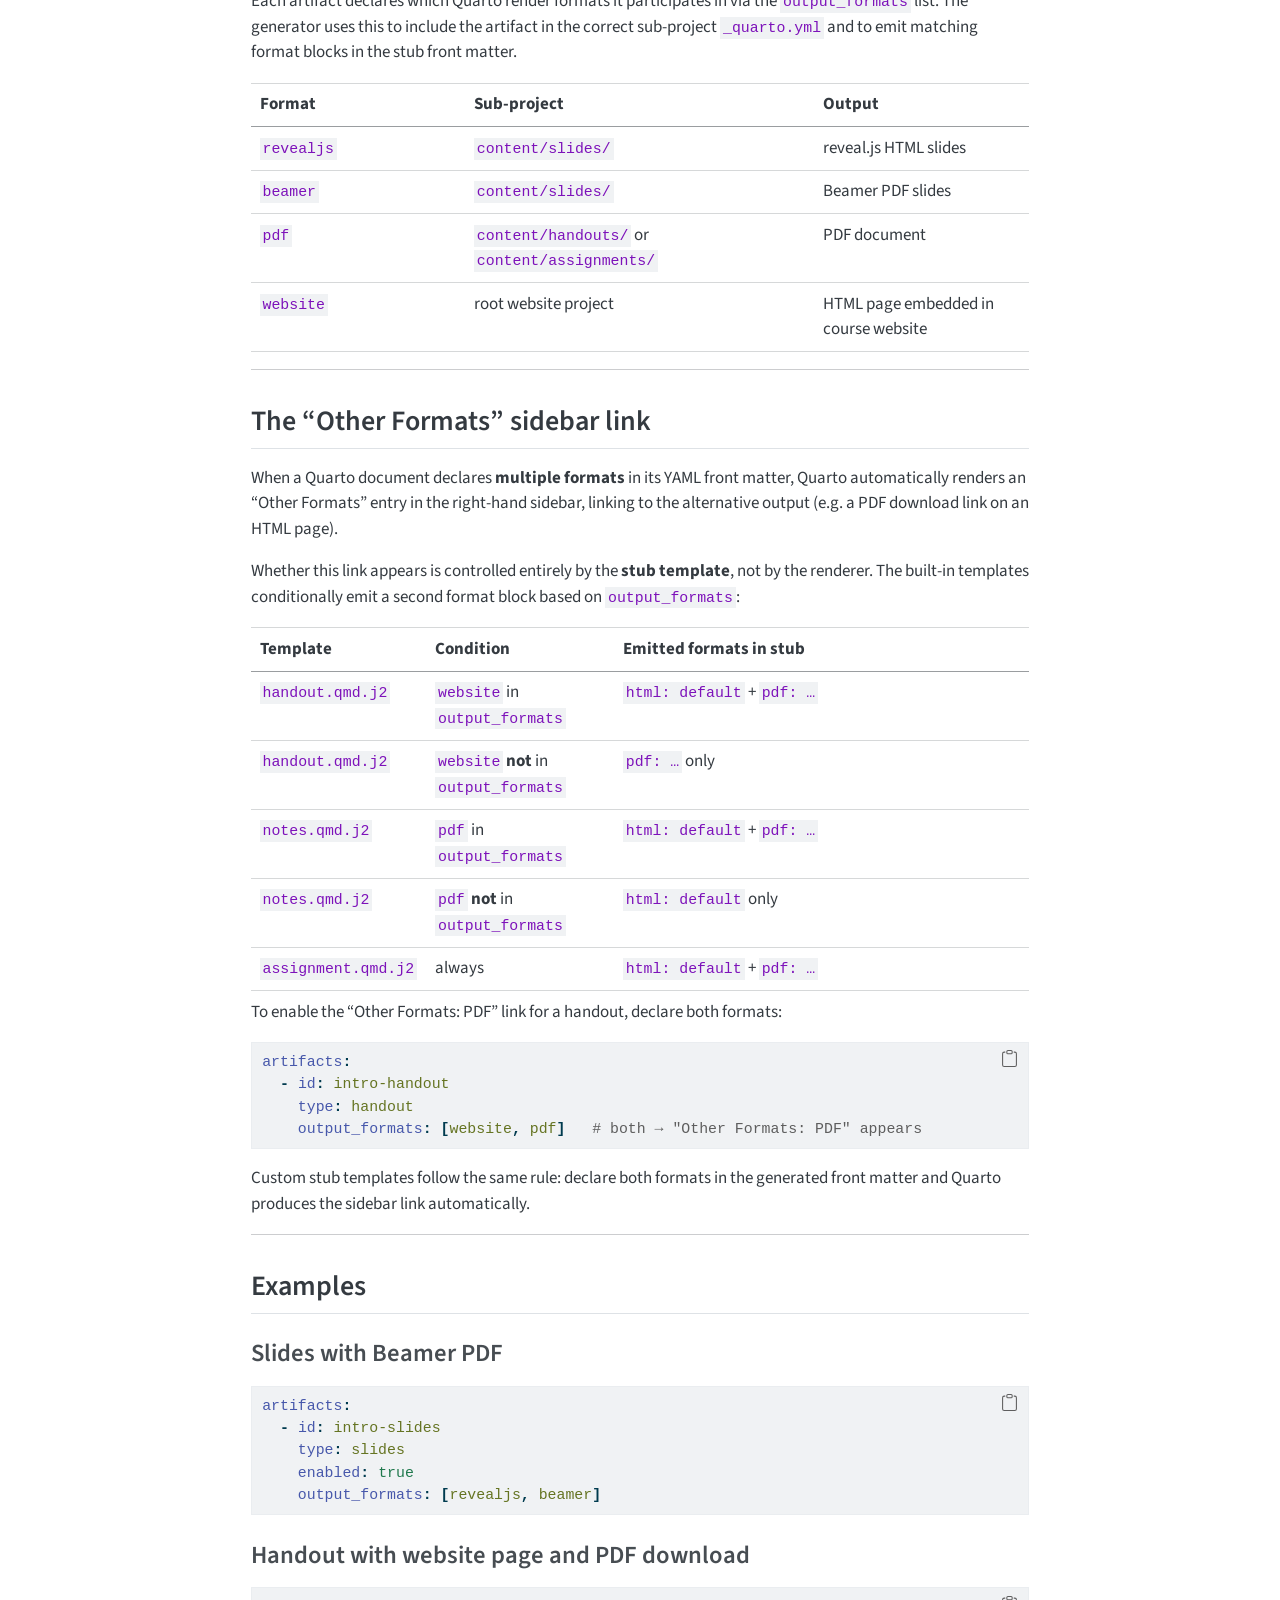
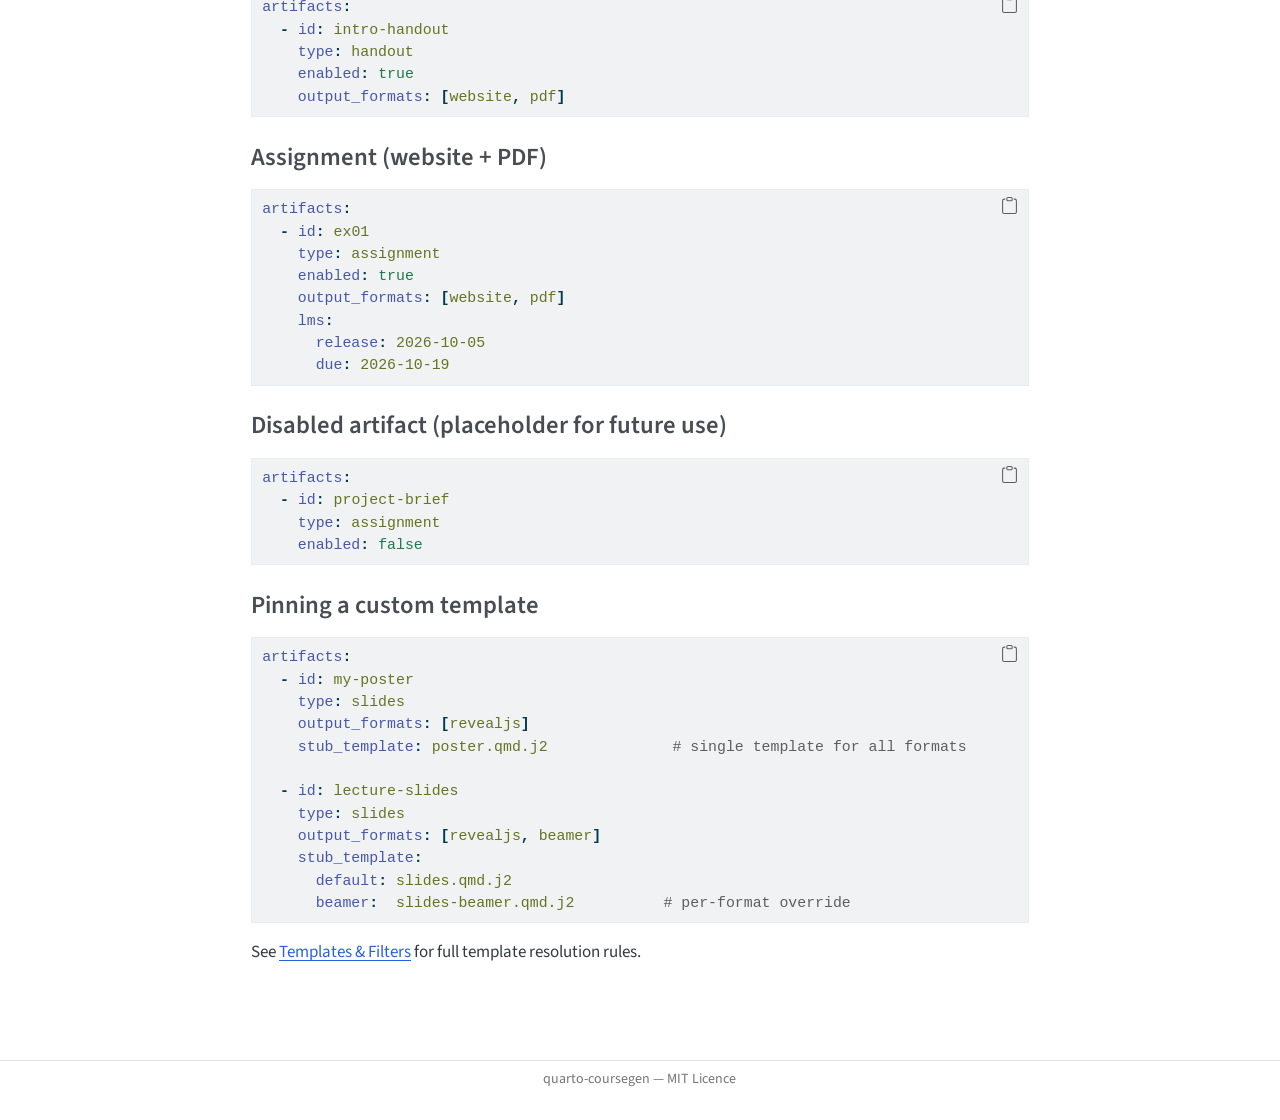
<file: docs/artifacts.html>
<!DOCTYPE html>
<html xmlns="http://www.w3.org/1999/xhtml" lang="en" xml:lang="en"><head>

<meta charset="utf-8">
<meta name="generator" content="quarto-1.9.36">

<meta name="viewport" content="width=device-width, initial-scale=1.0, user-scalable=yes">


<title>Artifacts – quarto-coursegen</title>
<style>
/* Default styles provided by pandoc.
** See https://pandoc.org/MANUAL.html#variables-for-html for config info.
*/
code{white-space: pre-wrap;}
span.smallcaps{font-variant: small-caps;}
div.columns{display: flex; gap: min(4vw, 1.5em);}
div.column{flex: auto; overflow-x: auto;}
div.hanging-indent{margin-left: 1.5em; text-indent: -1.5em;}
ul.task-list{list-style: none;}
ul.task-list li input[type="checkbox"] {
  width: 0.8em;
  margin: 0 0.8em 0.2em -1em; /* quarto-specific, see https://github.com/quarto-dev/quarto-cli/issues/4556 */ 
  vertical-align: middle;
}
/* CSS for syntax highlighting */
html { -webkit-text-size-adjust: 100%; }
pre > code.sourceCode { white-space: pre; position: relative; }
pre > code.sourceCode > span { display: inline-block; line-height: 1.25; }
pre > code.sourceCode > span:empty { height: 1.2em; }
.sourceCode { overflow: visible; }
code.sourceCode > span { color: inherit; text-decoration: inherit; }
div.sourceCode { margin: 1em 0; }
pre.sourceCode { margin: 0; }
@media screen {
div.sourceCode { overflow: auto; }
}
@media print {
pre > code.sourceCode { white-space: pre-wrap; }
pre > code.sourceCode > span { text-indent: -5em; padding-left: 5em; }
}
pre.numberSource code
  { counter-reset: source-line 0; }
pre.numberSource code > span
  { position: relative; left: -4em; counter-increment: source-line; }
pre.numberSource code > span > a:first-child::before
  { content: counter(source-line);
    position: relative; left: -1em; text-align: right; vertical-align: baseline;
    border: none; display: inline-block;
    -webkit-touch-callout: none; -webkit-user-select: none;
    -khtml-user-select: none; -moz-user-select: none;
    -ms-user-select: none; user-select: none;
    padding: 0 4px; width: 4em;
  }
pre.numberSource { margin-left: 3em;  padding-left: 4px; }
div.sourceCode
  {   }
@media screen {
pre > code.sourceCode > span > a:first-child::before { text-decoration: underline; }
}
</style>


<script src="site_libs/quarto-nav/quarto-nav.js"></script>
<script src="site_libs/quarto-nav/headroom.min.js"></script>
<script src="site_libs/clipboard/clipboard.min.js"></script>
<script src="site_libs/quarto-search/autocomplete.umd.js"></script>
<script src="site_libs/quarto-search/fuse.min.js"></script>
<script src="site_libs/quarto-search/quarto-search.js"></script>
<meta name="quarto:offset" content="./">
<script src="site_libs/quarto-html/quarto.js" type="module"></script>
<script src="site_libs/quarto-html/tabsets/tabsets.js" type="module"></script>
<script src="site_libs/quarto-html/popper.min.js"></script>
<script src="site_libs/quarto-html/tippy.umd.min.js"></script>
<script src="site_libs/quarto-html/anchor.min.js"></script>
<link href="site_libs/quarto-html/tippy.css" rel="stylesheet">
<link href="site_libs/quarto-html/quarto-syntax-highlighting-845c23b38eaddc0f92fda52bfe77a8c8.css" rel="stylesheet" id="quarto-text-highlighting-styles">
<script src="site_libs/bootstrap/bootstrap.min.js"></script>
<link href="site_libs/bootstrap/bootstrap-icons.css" rel="stylesheet">
<link href="site_libs/bootstrap/bootstrap-201b2add8695f569d26c246ec130154e.min.css" rel="stylesheet" append-hash="true" id="quarto-bootstrap" data-mode="light">
<script id="quarto-search-options" type="application/json">{
  "location": "navbar",
  "copy-button": false,
  "collapse-after": 3,
  "panel-placement": "end",
  "type": "overlay",
  "limit": 50,
  "keyboard-shortcut": [
    "f",
    "/",
    "s"
  ],
  "show-item-context": false,
  "language": {
    "search-no-results-text": "No results",
    "search-matching-documents-text": "matching documents",
    "search-copy-link-title": "Copy link to search",
    "search-hide-matches-text": "Hide additional matches",
    "search-more-match-text": "more match in this document",
    "search-more-matches-text": "more matches in this document",
    "search-clear-button-title": "Clear",
    "search-text-placeholder": "",
    "search-detached-cancel-button-title": "Cancel",
    "search-submit-button-title": "Submit",
    "search-label": "Search"
  }
}</script>


</head>

<body class="nav-sidebar docked nav-fixed quarto-light">

<div id="quarto-search-results"></div>
  <header id="quarto-header" class="headroom fixed-top">
    <nav class="navbar navbar-expand-lg " data-bs-theme="dark">
      <div class="navbar-container container-fluid">
      <div class="navbar-brand-container mx-auto">
    <a class="navbar-brand" href="./index.html">
    <span class="navbar-title">quarto-coursegen</span>
    </a>
  </div>
            <div id="quarto-search" class="" title="Search"></div>
          <button class="navbar-toggler" type="button" data-bs-toggle="collapse" data-bs-target="#navbarCollapse" aria-controls="navbarCollapse" role="menu" aria-expanded="false" aria-label="Toggle navigation" onclick="if (window.quartoToggleHeadroom) { window.quartoToggleHeadroom(); }">
  <span class="navbar-toggler-icon"></span>
</button>
          <div class="collapse navbar-collapse" id="navbarCollapse">
            <ul class="navbar-nav navbar-nav-scroll me-auto">
  <li class="nav-item">
    <a class="nav-link active" href="./index.html" aria-current="page"> 
<span class="menu-text">Home</span></a>
  </li>  
  <li class="nav-item">
    <a class="nav-link" href="./installation.html"> 
<span class="menu-text">Get Started</span></a>
  </li>  
</ul>
            <ul class="navbar-nav navbar-nav-scroll ms-auto">
  <li class="nav-item compact">
    <a class="nav-link" href="https://github.com/xylomorph/quarto-coursegen"> <i class="bi bi-github" role="img" aria-label="GitHub">
</i> 
<span class="menu-text"></span></a>
  </li>  
</ul>
          </div> <!-- /navcollapse -->
            <div class="quarto-navbar-tools">
</div>
      </div> <!-- /container-fluid -->
    </nav>
  <nav class="quarto-secondary-nav">
    <div class="container-fluid d-flex">
      <button type="button" class="quarto-btn-toggle btn" data-bs-toggle="collapse" role="button" data-bs-target=".quarto-sidebar-collapse-item" aria-controls="quarto-sidebar" aria-expanded="false" aria-label="Toggle sidebar navigation" onclick="if (window.quartoToggleHeadroom) { window.quartoToggleHeadroom(); }">
        <i class="bi bi-layout-text-sidebar-reverse"></i>
      </button>
        <nav class="quarto-page-breadcrumbs" aria-label="breadcrumb"><ol class="breadcrumb"><li class="breadcrumb-item"><a href="./course-yaml.html">Reference</a></li><li class="breadcrumb-item"><a href="./artifacts.html">Artifacts</a></li></ol></nav>
        <a class="flex-grow-1" role="navigation" data-bs-toggle="collapse" data-bs-target=".quarto-sidebar-collapse-item" aria-controls="quarto-sidebar" aria-expanded="false" aria-label="Toggle sidebar navigation" onclick="if (window.quartoToggleHeadroom) { window.quartoToggleHeadroom(); }">      
        </a>
      <button type="button" class="btn quarto-search-button" aria-label="Search" onclick="window.quartoOpenSearch();">
        <i class="bi bi-search"></i>
      </button>
    </div>
  </nav>
</header>
<!-- content -->
<div id="quarto-content" class="quarto-container page-columns page-rows-contents page-layout-article page-navbar">
<!-- sidebar -->
  <nav id="quarto-sidebar" class="sidebar collapse collapse-horizontal quarto-sidebar-collapse-item sidebar-navigation docked overflow-auto">
        <div class="mt-2 flex-shrink-0 align-items-center">
        <div class="sidebar-search">
        <div id="quarto-search" class="" title="Search"></div>
        </div>
        </div>
    <div class="sidebar-menu-container"> 
    <ul class="list-unstyled mt-1">
        <li class="sidebar-item">
  <div class="sidebar-item-container"> 
  <a href="./index.html" class="sidebar-item-text sidebar-link">
 <span class="menu-text">Overview</span></a>
  </div>
</li>
        <li class="sidebar-item sidebar-item-section">
      <div class="sidebar-item-container"> 
            <a class="sidebar-item-text sidebar-link text-start" data-bs-toggle="collapse" data-bs-target="#quarto-sidebar-section-1" role="navigation" aria-expanded="true">
 <span class="menu-text">Getting Started</span></a>
          <a class="sidebar-item-toggle text-start" data-bs-toggle="collapse" data-bs-target="#quarto-sidebar-section-1" role="navigation" aria-expanded="true" aria-label="Toggle section">
            <i class="bi bi-chevron-right ms-2"></i>
          </a> 
      </div>
      <ul id="quarto-sidebar-section-1" class="collapse list-unstyled sidebar-section depth1 show">  
          <li class="sidebar-item">
  <div class="sidebar-item-container"> 
  <a href="./installation.html" class="sidebar-item-text sidebar-link">
 <span class="menu-text">Installation</span></a>
  </div>
</li>
          <li class="sidebar-item">
  <div class="sidebar-item-container"> 
  <a href="./workflow.html" class="sidebar-item-text sidebar-link">
 <span class="menu-text">Two-Stage Workflow</span></a>
  </div>
</li>
      </ul>
  </li>
        <li class="sidebar-item sidebar-item-section">
      <div class="sidebar-item-container"> 
            <a class="sidebar-item-text sidebar-link text-start" data-bs-toggle="collapse" data-bs-target="#quarto-sidebar-section-2" role="navigation" aria-expanded="true">
 <span class="menu-text">Reference</span></a>
          <a class="sidebar-item-toggle text-start" data-bs-toggle="collapse" data-bs-target="#quarto-sidebar-section-2" role="navigation" aria-expanded="true" aria-label="Toggle section">
            <i class="bi bi-chevron-right ms-2"></i>
          </a> 
      </div>
      <ul id="quarto-sidebar-section-2" class="collapse list-unstyled sidebar-section depth1 show">  
          <li class="sidebar-item">
  <div class="sidebar-item-container"> 
  <a href="./course-yaml.html" class="sidebar-item-text sidebar-link">
 <span class="menu-text">course.yaml</span></a>
  </div>
</li>
          <li class="sidebar-item">
  <div class="sidebar-item-container"> 
  <a href="./artifacts.html" class="sidebar-item-text sidebar-link active">
 <span class="menu-text">Artifacts</span></a>
  </div>
</li>
          <li class="sidebar-item sidebar-item-section">
      <div class="sidebar-item-container"> 
            <a class="sidebar-item-text sidebar-link text-start collapsed" data-bs-toggle="collapse" data-bs-target="#quarto-sidebar-section-3" role="navigation" aria-expanded="false">
 <span class="menu-text">Commands</span></a>
          <a class="sidebar-item-toggle text-start collapsed" data-bs-toggle="collapse" data-bs-target="#quarto-sidebar-section-3" role="navigation" aria-expanded="false" aria-label="Toggle section">
            <i class="bi bi-chevron-right ms-2"></i>
          </a> 
      </div>
      <ul id="quarto-sidebar-section-3" class="collapse list-unstyled sidebar-section depth2 ">  
          <li class="sidebar-item">
  <div class="sidebar-item-container"> 
  <a href="./commands/init.html" class="sidebar-item-text sidebar-link">
 <span class="menu-text">init</span></a>
  </div>
</li>
          <li class="sidebar-item">
  <div class="sidebar-item-container"> 
  <a href="./commands/generate.html" class="sidebar-item-text sidebar-link">
 <span class="menu-text">generate</span></a>
  </div>
</li>
      </ul>
  </li>
          <li class="sidebar-item">
  <div class="sidebar-item-container"> 
  <a href="./configuration.html" class="sidebar-item-text sidebar-link">
 <span class="menu-text">Configuration file</span></a>
  </div>
</li>
          <li class="sidebar-item">
  <div class="sidebar-item-container"> 
  <a href="./templates.html" class="sidebar-item-text sidebar-link">
 <span class="menu-text">Templates &amp; Filters</span></a>
  </div>
</li>
          <li class="sidebar-item">
  <div class="sidebar-item-container"> 
  <a href="./i18n.html" class="sidebar-item-text sidebar-link">
 <span class="menu-text">Internationalisation</span></a>
  </div>
</li>
          <li class="sidebar-item">
  <div class="sidebar-item-container"> 
  <a href="./python-api.html" class="sidebar-item-text sidebar-link">
 <span class="menu-text">Python API</span></a>
  </div>
</li>
      </ul>
  </li>
        <li class="sidebar-item sidebar-item-section">
      <div class="sidebar-item-container"> 
            <a class="sidebar-item-text sidebar-link text-start" data-bs-toggle="collapse" data-bs-target="#quarto-sidebar-section-4" role="navigation" aria-expanded="true">
 <span class="menu-text">Guides</span></a>
          <a class="sidebar-item-toggle text-start" data-bs-toggle="collapse" data-bs-target="#quarto-sidebar-section-4" role="navigation" aria-expanded="true" aria-label="Toggle section">
            <i class="bi bi-chevron-right ms-2"></i>
          </a> 
      </div>
      <ul id="quarto-sidebar-section-4" class="collapse list-unstyled sidebar-section depth1 show">  
          <li class="sidebar-item">
  <div class="sidebar-item-container"> 
  <a href="./rendering.html" class="sidebar-item-text sidebar-link">
 <span class="menu-text">Rendering</span></a>
  </div>
</li>
      </ul>
  </li>
    </ul>
    </div>
</nav>
<div id="quarto-sidebar-glass" class="quarto-sidebar-collapse-item" data-bs-toggle="collapse" data-bs-target=".quarto-sidebar-collapse-item"></div>
<!-- margin-sidebar -->
    <div id="quarto-margin-sidebar" class="sidebar margin-sidebar">
        <nav id="TOC" role="doc-toc" class="toc-active">
    <h2 id="toc-title">On this page</h2>
   
  <ul>
  <li><a href="#artifact-fields" id="toc-artifact-fields" class="nav-link active" data-scroll-target="#artifact-fields">Artifact fields</a></li>
  <li><a href="#default-file-paths" id="toc-default-file-paths" class="nav-link" data-scroll-target="#default-file-paths">Default file paths</a></li>
  <li><a href="#output-formats" id="toc-output-formats" class="nav-link" data-scroll-target="#output-formats">Output formats</a></li>
  <li><a href="#the-other-formats-sidebar-link" id="toc-the-other-formats-sidebar-link" class="nav-link" data-scroll-target="#the-other-formats-sidebar-link">The “Other Formats” sidebar link</a></li>
  <li><a href="#examples" id="toc-examples" class="nav-link" data-scroll-target="#examples">Examples</a>
  <ul class="collapse">
  <li><a href="#slides-with-beamer-pdf" id="toc-slides-with-beamer-pdf" class="nav-link" data-scroll-target="#slides-with-beamer-pdf">Slides with Beamer PDF</a></li>
  <li><a href="#handout-with-website-page-and-pdf-download" id="toc-handout-with-website-page-and-pdf-download" class="nav-link" data-scroll-target="#handout-with-website-page-and-pdf-download">Handout with website page and PDF download</a></li>
  <li><a href="#assignment-website-pdf" id="toc-assignment-website-pdf" class="nav-link" data-scroll-target="#assignment-website-pdf">Assignment (website + PDF)</a></li>
  <li><a href="#disabled-artifact-placeholder-for-future-use" id="toc-disabled-artifact-placeholder-for-future-use" class="nav-link" data-scroll-target="#disabled-artifact-placeholder-for-future-use">Disabled artifact (placeholder for future use)</a></li>
  <li><a href="#pinning-a-custom-template" id="toc-pinning-a-custom-template" class="nav-link" data-scroll-target="#pinning-a-custom-template">Pinning a custom template</a></li>
  </ul></li>
  </ul>
</nav>
    </div>
<!-- main -->
<main class="content" id="quarto-document-content">

<header id="title-block-header" class="quarto-title-block default"><nav class="quarto-page-breadcrumbs quarto-title-breadcrumbs d-none d-lg-block" aria-label="breadcrumb"><ol class="breadcrumb"><li class="breadcrumb-item"><a href="./course-yaml.html">Reference</a></li><li class="breadcrumb-item"><a href="./artifacts.html">Artifacts</a></li></ol></nav>
<div class="quarto-title">
<h1 class="title">Artifacts</h1>
</div>



<div class="quarto-title-meta">

    
  
    
  </div>
  


</header>


<p>An <em>artifact</em> is a single deliverable produced for a module (or for the whole course): a slide deck, a handout, an assignment, notes, a syllabus, etc.</p>
<p>Artifacts are declared in <code>course.yaml</code> under a module’s <code>artifacts:</code> list or at the top-level <code>artifacts:</code> list for course-wide documents.</p>
<hr>
<section id="artifact-fields" class="level2">
<h2 class="anchored" data-anchor-id="artifact-fields">Artifact fields</h2>
<table class="caption-top table">
<colgroup>
<col style="width: 24%">
<col style="width: 31%">
<col style="width: 44%">
</colgroup>
<thead>
<tr class="header">
<th>Field</th>
<th>Default</th>
<th>Description</th>
</tr>
</thead>
<tbody>
<tr class="odd">
<td><code>id</code></td>
<td><code>{type}-{index}</code></td>
<td>Unique identifier within the scope (module or course)</td>
</tr>
<tr class="even">
<td><code>type</code></td>
<td>—</td>
<td>Drives template resolution and subdirectory placement</td>
</tr>
<tr class="odd">
<td><code>enabled</code></td>
<td><code>true</code></td>
<td>Whether to generate a stub and include in Quarto configs</td>
</tr>
<tr class="even">
<td><code>status</code></td>
<td><code>planned</code></td>
<td>Lifecycle status — metadata only</td>
</tr>
<tr class="odd">
<td><code>file</code></td>
<td>computed</td>
<td>Explicit output path; overrides the computed default</td>
</tr>
<tr class="even">
<td><code>output_formats</code></td>
<td>—</td>
<td>List of render formats: <code>revealjs</code>, <code>beamer</code>, <code>pdf</code>, <code>website</code></td>
</tr>
<tr class="odd">
<td><code>stub_template</code></td>
<td>auto-resolved</td>
<td>Jinja2 template name: string or per-format dict</td>
</tr>
</tbody>
</table>
<hr>
</section>
<section id="default-file-paths" class="level2">
<h2 class="anchored" data-anchor-id="default-file-paths">Default file paths</h2>
<p>When <code>file:</code> is not set, the generator computes:</p>
<pre><code>content/{subdir}/{scope_id}-{artifact_type}.qmd</code></pre>
<p>where <code>{subdir}</code> is determined by artifact type:</p>
<table class="caption-top table">
<thead>
<tr class="header">
<th>Artifact type</th>
<th>Subdirectory</th>
</tr>
</thead>
<tbody>
<tr class="odd">
<td><code>slides</code></td>
<td><code>content/slides/</code></td>
</tr>
<tr class="even">
<td><code>handout</code></td>
<td><code>content/handouts/</code></td>
</tr>
<tr class="odd">
<td><code>notes</code></td>
<td><code>content/notes/</code></td>
</tr>
<tr class="even">
<td><code>assignment</code></td>
<td><code>content/assignments/</code></td>
</tr>
<tr class="odd">
<td><code>syllabus</code></td>
<td><code>content/</code></td>
</tr>
<tr class="even">
<td>any other</td>
<td><code>content/{type}/</code></td>
</tr>
</tbody>
</table>
<p><strong>Example:</strong> module <code>id: intro</code> with artifact <code>type: slides</code> produces <code>content/slides/intro-slides.qmd</code>.</p>
<hr>
</section>
<section id="output-formats" class="level2">
<h2 class="anchored" data-anchor-id="output-formats">Output formats</h2>
<p>Each artifact declares which Quarto render formats it participates in via the <code>output_formats</code> list. The generator uses this to include the artifact in the correct sub-project <code>_quarto.yml</code> and to emit matching format blocks in the stub front matter.</p>
<table class="caption-top table">
<colgroup>
<col style="width: 27%">
<col style="width: 44%">
<col style="width: 27%">
</colgroup>
<thead>
<tr class="header">
<th>Format</th>
<th>Sub-project</th>
<th>Output</th>
</tr>
</thead>
<tbody>
<tr class="odd">
<td><code>revealjs</code></td>
<td><code>content/slides/</code></td>
<td>reveal.js HTML slides</td>
</tr>
<tr class="even">
<td><code>beamer</code></td>
<td><code>content/slides/</code></td>
<td>Beamer PDF slides</td>
</tr>
<tr class="odd">
<td><code>pdf</code></td>
<td><code>content/handouts/</code> or <code>content/assignments/</code></td>
<td>PDF document</td>
</tr>
<tr class="even">
<td><code>website</code></td>
<td>root website project</td>
<td>HTML page embedded in course website</td>
</tr>
</tbody>
</table>
<hr>
</section>
<section id="the-other-formats-sidebar-link" class="level2">
<h2 class="anchored" data-anchor-id="the-other-formats-sidebar-link">The “Other Formats” sidebar link</h2>
<p>When a Quarto document declares <strong>multiple formats</strong> in its YAML front matter, Quarto automatically renders an “Other Formats” entry in the right-hand sidebar, linking to the alternative output (e.g.&nbsp;a PDF download link on an HTML page).</p>
<p>Whether this link appears is controlled entirely by the <strong>stub template</strong>, not by the renderer. The built-in templates conditionally emit a second format block based on <code>output_formats</code>:</p>
<table class="caption-top table">
<colgroup>
<col style="width: 22%">
<col style="width: 24%">
<col style="width: 53%">
</colgroup>
<thead>
<tr class="header">
<th>Template</th>
<th>Condition</th>
<th>Emitted formats in stub</th>
</tr>
</thead>
<tbody>
<tr class="odd">
<td><code>handout.qmd.j2</code></td>
<td><code>website</code> in <code>output_formats</code></td>
<td><code>html: default</code> + <code>pdf: …</code></td>
</tr>
<tr class="even">
<td><code>handout.qmd.j2</code></td>
<td><code>website</code> <strong>not</strong> in <code>output_formats</code></td>
<td><code>pdf: …</code> only</td>
</tr>
<tr class="odd">
<td><code>notes.qmd.j2</code></td>
<td><code>pdf</code> in <code>output_formats</code></td>
<td><code>html: default</code> + <code>pdf: …</code></td>
</tr>
<tr class="even">
<td><code>notes.qmd.j2</code></td>
<td><code>pdf</code> <strong>not</strong> in <code>output_formats</code></td>
<td><code>html: default</code> only</td>
</tr>
<tr class="odd">
<td><code>assignment.qmd.j2</code></td>
<td>always</td>
<td><code>html: default</code> + <code>pdf: …</code></td>
</tr>
</tbody>
</table>
<p>To enable the “Other Formats: PDF” link for a handout, declare both formats:</p>
<div class="code-copy-outer-scaffold"><div class="sourceCode" id="cb2"><pre class="sourceCode yaml code-with-copy"><code class="sourceCode yaml"><span id="cb2-1"><a href="#cb2-1" aria-hidden="true" tabindex="-1"></a><span class="fu">artifacts</span><span class="kw">:</span></span>
<span id="cb2-2"><a href="#cb2-2" aria-hidden="true" tabindex="-1"></a><span class="at">  </span><span class="kw">-</span><span class="at"> </span><span class="fu">id</span><span class="kw">:</span><span class="at"> intro-handout</span></span>
<span id="cb2-3"><a href="#cb2-3" aria-hidden="true" tabindex="-1"></a><span class="at">    </span><span class="fu">type</span><span class="kw">:</span><span class="at"> handout</span></span>
<span id="cb2-4"><a href="#cb2-4" aria-hidden="true" tabindex="-1"></a><span class="at">    </span><span class="fu">output_formats</span><span class="kw">:</span><span class="at"> </span><span class="kw">[</span><span class="at">website</span><span class="kw">,</span><span class="at"> pdf</span><span class="kw">]</span><span class="co">   # both → "Other Formats: PDF" appears</span></span></code></pre></div><button title="Copy to Clipboard" class="code-copy-button"><i class="bi"></i></button></div>
<p>Custom stub templates follow the same rule: declare both formats in the generated front matter and Quarto produces the sidebar link automatically.</p>
<hr>
</section>
<section id="examples" class="level2">
<h2 class="anchored" data-anchor-id="examples">Examples</h2>
<section id="slides-with-beamer-pdf" class="level3">
<h3 class="anchored" data-anchor-id="slides-with-beamer-pdf">Slides with Beamer PDF</h3>
<div class="code-copy-outer-scaffold"><div class="sourceCode" id="cb3"><pre class="sourceCode yaml code-with-copy"><code class="sourceCode yaml"><span id="cb3-1"><a href="#cb3-1" aria-hidden="true" tabindex="-1"></a><span class="fu">artifacts</span><span class="kw">:</span></span>
<span id="cb3-2"><a href="#cb3-2" aria-hidden="true" tabindex="-1"></a><span class="at">  </span><span class="kw">-</span><span class="at"> </span><span class="fu">id</span><span class="kw">:</span><span class="at"> intro-slides</span></span>
<span id="cb3-3"><a href="#cb3-3" aria-hidden="true" tabindex="-1"></a><span class="at">    </span><span class="fu">type</span><span class="kw">:</span><span class="at"> slides</span></span>
<span id="cb3-4"><a href="#cb3-4" aria-hidden="true" tabindex="-1"></a><span class="at">    </span><span class="fu">enabled</span><span class="kw">:</span><span class="at"> </span><span class="ch">true</span></span>
<span id="cb3-5"><a href="#cb3-5" aria-hidden="true" tabindex="-1"></a><span class="at">    </span><span class="fu">output_formats</span><span class="kw">:</span><span class="at"> </span><span class="kw">[</span><span class="at">revealjs</span><span class="kw">,</span><span class="at"> beamer</span><span class="kw">]</span></span></code></pre></div><button title="Copy to Clipboard" class="code-copy-button"><i class="bi"></i></button></div>
</section>
<section id="handout-with-website-page-and-pdf-download" class="level3">
<h3 class="anchored" data-anchor-id="handout-with-website-page-and-pdf-download">Handout with website page and PDF download</h3>
<div class="code-copy-outer-scaffold"><div class="sourceCode" id="cb4"><pre class="sourceCode yaml code-with-copy"><code class="sourceCode yaml"><span id="cb4-1"><a href="#cb4-1" aria-hidden="true" tabindex="-1"></a><span class="fu">artifacts</span><span class="kw">:</span></span>
<span id="cb4-2"><a href="#cb4-2" aria-hidden="true" tabindex="-1"></a><span class="at">  </span><span class="kw">-</span><span class="at"> </span><span class="fu">id</span><span class="kw">:</span><span class="at"> intro-handout</span></span>
<span id="cb4-3"><a href="#cb4-3" aria-hidden="true" tabindex="-1"></a><span class="at">    </span><span class="fu">type</span><span class="kw">:</span><span class="at"> handout</span></span>
<span id="cb4-4"><a href="#cb4-4" aria-hidden="true" tabindex="-1"></a><span class="at">    </span><span class="fu">enabled</span><span class="kw">:</span><span class="at"> </span><span class="ch">true</span></span>
<span id="cb4-5"><a href="#cb4-5" aria-hidden="true" tabindex="-1"></a><span class="at">    </span><span class="fu">output_formats</span><span class="kw">:</span><span class="at"> </span><span class="kw">[</span><span class="at">website</span><span class="kw">,</span><span class="at"> pdf</span><span class="kw">]</span></span></code></pre></div><button title="Copy to Clipboard" class="code-copy-button"><i class="bi"></i></button></div>
</section>
<section id="assignment-website-pdf" class="level3">
<h3 class="anchored" data-anchor-id="assignment-website-pdf">Assignment (website + PDF)</h3>
<div class="code-copy-outer-scaffold"><div class="sourceCode" id="cb5"><pre class="sourceCode yaml code-with-copy"><code class="sourceCode yaml"><span id="cb5-1"><a href="#cb5-1" aria-hidden="true" tabindex="-1"></a><span class="fu">artifacts</span><span class="kw">:</span></span>
<span id="cb5-2"><a href="#cb5-2" aria-hidden="true" tabindex="-1"></a><span class="at">  </span><span class="kw">-</span><span class="at"> </span><span class="fu">id</span><span class="kw">:</span><span class="at"> ex01</span></span>
<span id="cb5-3"><a href="#cb5-3" aria-hidden="true" tabindex="-1"></a><span class="at">    </span><span class="fu">type</span><span class="kw">:</span><span class="at"> assignment</span></span>
<span id="cb5-4"><a href="#cb5-4" aria-hidden="true" tabindex="-1"></a><span class="at">    </span><span class="fu">enabled</span><span class="kw">:</span><span class="at"> </span><span class="ch">true</span></span>
<span id="cb5-5"><a href="#cb5-5" aria-hidden="true" tabindex="-1"></a><span class="at">    </span><span class="fu">output_formats</span><span class="kw">:</span><span class="at"> </span><span class="kw">[</span><span class="at">website</span><span class="kw">,</span><span class="at"> pdf</span><span class="kw">]</span></span>
<span id="cb5-6"><a href="#cb5-6" aria-hidden="true" tabindex="-1"></a><span class="at">    </span><span class="fu">lms</span><span class="kw">:</span></span>
<span id="cb5-7"><a href="#cb5-7" aria-hidden="true" tabindex="-1"></a><span class="at">      </span><span class="fu">release</span><span class="kw">:</span><span class="at"> 2026-10-05</span></span>
<span id="cb5-8"><a href="#cb5-8" aria-hidden="true" tabindex="-1"></a><span class="at">      </span><span class="fu">due</span><span class="kw">:</span><span class="at"> 2026-10-19</span></span></code></pre></div><button title="Copy to Clipboard" class="code-copy-button"><i class="bi"></i></button></div>
</section>
<section id="disabled-artifact-placeholder-for-future-use" class="level3">
<h3 class="anchored" data-anchor-id="disabled-artifact-placeholder-for-future-use">Disabled artifact (placeholder for future use)</h3>
<div class="code-copy-outer-scaffold"><div class="sourceCode" id="cb6"><pre class="sourceCode yaml code-with-copy"><code class="sourceCode yaml"><span id="cb6-1"><a href="#cb6-1" aria-hidden="true" tabindex="-1"></a><span class="fu">artifacts</span><span class="kw">:</span></span>
<span id="cb6-2"><a href="#cb6-2" aria-hidden="true" tabindex="-1"></a><span class="at">  </span><span class="kw">-</span><span class="at"> </span><span class="fu">id</span><span class="kw">:</span><span class="at"> project-brief</span></span>
<span id="cb6-3"><a href="#cb6-3" aria-hidden="true" tabindex="-1"></a><span class="at">    </span><span class="fu">type</span><span class="kw">:</span><span class="at"> assignment</span></span>
<span id="cb6-4"><a href="#cb6-4" aria-hidden="true" tabindex="-1"></a><span class="at">    </span><span class="fu">enabled</span><span class="kw">:</span><span class="at"> </span><span class="ch">false</span></span></code></pre></div><button title="Copy to Clipboard" class="code-copy-button"><i class="bi"></i></button></div>
</section>
<section id="pinning-a-custom-template" class="level3">
<h3 class="anchored" data-anchor-id="pinning-a-custom-template">Pinning a custom template</h3>
<div class="code-copy-outer-scaffold"><div class="sourceCode" id="cb7"><pre class="sourceCode yaml code-with-copy"><code class="sourceCode yaml"><span id="cb7-1"><a href="#cb7-1" aria-hidden="true" tabindex="-1"></a><span class="fu">artifacts</span><span class="kw">:</span></span>
<span id="cb7-2"><a href="#cb7-2" aria-hidden="true" tabindex="-1"></a><span class="at">  </span><span class="kw">-</span><span class="at"> </span><span class="fu">id</span><span class="kw">:</span><span class="at"> my-poster</span></span>
<span id="cb7-3"><a href="#cb7-3" aria-hidden="true" tabindex="-1"></a><span class="at">    </span><span class="fu">type</span><span class="kw">:</span><span class="at"> slides</span></span>
<span id="cb7-4"><a href="#cb7-4" aria-hidden="true" tabindex="-1"></a><span class="at">    </span><span class="fu">output_formats</span><span class="kw">:</span><span class="at"> </span><span class="kw">[</span><span class="at">revealjs</span><span class="kw">]</span></span>
<span id="cb7-5"><a href="#cb7-5" aria-hidden="true" tabindex="-1"></a><span class="at">    </span><span class="fu">stub_template</span><span class="kw">:</span><span class="at"> poster.qmd.j2</span><span class="co">              # single template for all formats</span></span>
<span id="cb7-6"><a href="#cb7-6" aria-hidden="true" tabindex="-1"></a></span>
<span id="cb7-7"><a href="#cb7-7" aria-hidden="true" tabindex="-1"></a><span class="at">  </span><span class="kw">-</span><span class="at"> </span><span class="fu">id</span><span class="kw">:</span><span class="at"> lecture-slides</span></span>
<span id="cb7-8"><a href="#cb7-8" aria-hidden="true" tabindex="-1"></a><span class="at">    </span><span class="fu">type</span><span class="kw">:</span><span class="at"> slides</span></span>
<span id="cb7-9"><a href="#cb7-9" aria-hidden="true" tabindex="-1"></a><span class="at">    </span><span class="fu">output_formats</span><span class="kw">:</span><span class="at"> </span><span class="kw">[</span><span class="at">revealjs</span><span class="kw">,</span><span class="at"> beamer</span><span class="kw">]</span></span>
<span id="cb7-10"><a href="#cb7-10" aria-hidden="true" tabindex="-1"></a><span class="at">    </span><span class="fu">stub_template</span><span class="kw">:</span></span>
<span id="cb7-11"><a href="#cb7-11" aria-hidden="true" tabindex="-1"></a><span class="at">      </span><span class="fu">default</span><span class="kw">:</span><span class="at"> slides.qmd.j2</span></span>
<span id="cb7-12"><a href="#cb7-12" aria-hidden="true" tabindex="-1"></a><span class="at">      </span><span class="fu">beamer</span><span class="kw">:</span><span class="at">  slides-beamer.qmd.j2</span><span class="co">          # per-format override</span></span></code></pre></div><button title="Copy to Clipboard" class="code-copy-button"><i class="bi"></i></button></div>
<p>See <a href="./templates.html">Templates &amp; Filters</a> for full template resolution rules.</p>


</section>
</section>

</main> <!-- /main -->
<script id="quarto-html-after-body" type="application/javascript">
  window.document.addEventListener("DOMContentLoaded", function (event) {
    const icon = "";
    const anchorJS = new window.AnchorJS();
    anchorJS.options = {
      placement: 'right',
      icon: icon
    };
    anchorJS.add('.anchored');
    const isCodeAnnotation = (el) => {
      for (const clz of el.classList) {
        if (clz.startsWith('code-annotation-')) {                     
          return true;
        }
      }
      return false;
    }
    const onCopySuccess = function(e) {
      // button target
      const button = e.trigger;
      // don't keep focus
      button.blur();
      // flash "checked"
      button.classList.add('code-copy-button-checked');
      var currentTitle = button.getAttribute("title");
      button.setAttribute("title", "Copied!");
      let tooltip;
      if (window.bootstrap) {
        button.setAttribute("data-bs-toggle", "tooltip");
        button.setAttribute("data-bs-placement", "left");
        button.setAttribute("data-bs-title", "Copied!");
        tooltip = new bootstrap.Tooltip(button, 
          { trigger: "manual", 
            customClass: "code-copy-button-tooltip",
            offset: [0, -8]});
        tooltip.show();    
      }
      setTimeout(function() {
        if (tooltip) {
          tooltip.hide();
          button.removeAttribute("data-bs-title");
          button.removeAttribute("data-bs-toggle");
          button.removeAttribute("data-bs-placement");
        }
        button.setAttribute("title", currentTitle);
        button.classList.remove('code-copy-button-checked');
      }, 1000);
      // clear code selection
      e.clearSelection();
    }
    const getTextToCopy = function(trigger) {
      const outerScaffold = trigger.parentElement.cloneNode(true);
      const codeEl = outerScaffold.querySelector('code');
      for (const childEl of codeEl.children) {
        if (isCodeAnnotation(childEl)) {
          childEl.remove();
        }
      }
      return codeEl.innerText;
    }
    const clipboard = new window.ClipboardJS('.code-copy-button:not([data-in-quarto-modal])', {
      text: getTextToCopy
    });
    clipboard.on('success', onCopySuccess);
    if (window.document.getElementById('quarto-embedded-source-code-modal')) {
      const clipboardModal = new window.ClipboardJS('.code-copy-button[data-in-quarto-modal]', {
        text: getTextToCopy,
        container: window.document.getElementById('quarto-embedded-source-code-modal')
      });
      clipboardModal.on('success', onCopySuccess);
    }
      var localhostRegex = new RegExp(/^(?:http|https):\/\/localhost\:?[0-9]*\//);
      var mailtoRegex = new RegExp(/^mailto:/);
        var filterRegex = new RegExp('/' + window.location.host + '/');
      var isInternal = (href) => {
          return filterRegex.test(href) || localhostRegex.test(href) || mailtoRegex.test(href);
      }
      // Inspect non-navigation links and adorn them if external
     var links = window.document.querySelectorAll('a[href]:not(.nav-link):not(.navbar-brand):not(.toc-action):not(.sidebar-link):not(.sidebar-item-toggle):not(.pagination-link):not(.no-external):not([aria-hidden]):not(.dropdown-item):not(.quarto-navigation-tool):not(.about-link)');
      for (var i=0; i<links.length; i++) {
        const link = links[i];
        if (!isInternal(link.href)) {
          // undo the damage that might have been done by quarto-nav.js in the case of
          // links that we want to consider external
          if (link.dataset.originalHref !== undefined) {
            link.href = link.dataset.originalHref;
          }
        }
      }
    function tippyHover(el, contentFn, onTriggerFn, onUntriggerFn) {
      const config = {
        allowHTML: true,
        maxWidth: 500,
        delay: 100,
        arrow: false,
        appendTo: function(el) {
            return el.parentElement;
        },
        interactive: true,
        interactiveBorder: 10,
        theme: 'quarto',
        placement: 'bottom-start',
      };
      if (contentFn) {
        config.content = contentFn;
      }
      if (onTriggerFn) {
        config.onTrigger = onTriggerFn;
      }
      if (onUntriggerFn) {
        config.onUntrigger = onUntriggerFn;
      }
      window.tippy(el, config); 
    }
    const noterefs = window.document.querySelectorAll('a[role="doc-noteref"]');
    for (var i=0; i<noterefs.length; i++) {
      const ref = noterefs[i];
      tippyHover(ref, function() {
        // use id or data attribute instead here
        let href = ref.getAttribute('data-footnote-href') || ref.getAttribute('href');
        try { href = new URL(href).hash; } catch {}
        const id = href.replace(/^#\/?/, "");
        const note = window.document.getElementById(id);
        if (note) {
          return note.innerHTML;
        } else {
          return "";
        }
      });
    }
    const xrefs = window.document.querySelectorAll('a.quarto-xref');
    const processXRef = (id, note) => {
      // Strip column container classes
      const stripColumnClz = (el) => {
        el.classList.remove("page-full", "page-columns");
        if (el.children) {
          for (const child of el.children) {
            stripColumnClz(child);
          }
        }
      }
      stripColumnClz(note)
      if (id === null || id.startsWith('sec-')) {
        // Special case sections, only their first couple elements
        const container = document.createElement("div");
        if (note.children && note.children.length > 2) {
          container.appendChild(note.children[0].cloneNode(true));
          for (let i = 1; i < note.children.length; i++) {
            const child = note.children[i];
            if (child.tagName === "P" && child.innerText === "") {
              continue;
            } else {
              container.appendChild(child.cloneNode(true));
              break;
            }
          }
          if (window.Quarto?.typesetMath) {
            window.Quarto.typesetMath(container);
          }
          return container.innerHTML
        } else {
          if (window.Quarto?.typesetMath) {
            window.Quarto.typesetMath(note);
          }
          return note.innerHTML;
        }
      } else {
        // Remove any anchor links if they are present
        const anchorLink = note.querySelector('a.anchorjs-link');
        if (anchorLink) {
          anchorLink.remove();
        }
        if (window.Quarto?.typesetMath) {
          window.Quarto.typesetMath(note);
        }
        if (note.classList.contains("callout")) {
          return note.outerHTML;
        } else {
          return note.innerHTML;
        }
      }
    }
    for (var i=0; i<xrefs.length; i++) {
      const xref = xrefs[i];
      tippyHover(xref, undefined, function(instance) {
        instance.disable();
        let url = xref.getAttribute('href');
        let hash = undefined; 
        if (url.startsWith('#')) {
          hash = url;
        } else {
          try { hash = new URL(url).hash; } catch {}
        }
        if (hash) {
          const id = hash.replace(/^#\/?/, "");
          const note = window.document.getElementById(id);
          if (note !== null) {
            try {
              const html = processXRef(id, note.cloneNode(true));
              instance.setContent(html);
            } finally {
              instance.enable();
              instance.show();
            }
          } else {
            // See if we can fetch this
            fetch(url.split('#')[0])
            .then(res => res.text())
            .then(html => {
              const parser = new DOMParser();
              const htmlDoc = parser.parseFromString(html, "text/html");
              const note = htmlDoc.getElementById(id);
              if (note !== null) {
                const html = processXRef(id, note);
                instance.setContent(html);
              } 
            }).finally(() => {
              instance.enable();
              instance.show();
            });
          }
        } else {
          // See if we can fetch a full url (with no hash to target)
          // This is a special case and we should probably do some content thinning / targeting
          fetch(url)
          .then(res => res.text())
          .then(html => {
            const parser = new DOMParser();
            const htmlDoc = parser.parseFromString(html, "text/html");
            const note = htmlDoc.querySelector('main.content');
            if (note !== null) {
              // This should only happen for chapter cross references
              // (since there is no id in the URL)
              // remove the first header
              if (note.children.length > 0 && note.children[0].tagName === "HEADER") {
                note.children[0].remove();
              }
              const html = processXRef(null, note);
              instance.setContent(html);
            } 
          }).finally(() => {
            instance.enable();
            instance.show();
          });
        }
      }, function(instance) {
      });
    }
        let selectedAnnoteEl;
        const selectorForAnnotation = ( cell, annotation) => {
          let cellAttr = 'data-code-cell="' + cell + '"';
          let lineAttr = 'data-code-annotation="' +  annotation + '"';
          const selector = 'span[' + cellAttr + '][' + lineAttr + ']';
          return selector;
        }
        const selectCodeLines = (annoteEl) => {
          const doc = window.document;
          const targetCell = annoteEl.getAttribute("data-target-cell");
          const targetAnnotation = annoteEl.getAttribute("data-target-annotation");
          const annoteSpan = window.document.querySelector(selectorForAnnotation(targetCell, targetAnnotation));
          const lines = annoteSpan.getAttribute("data-code-lines").split(",");
          const lineIds = lines.map((line) => {
            return targetCell + "-" + line;
          })
          let top = null;
          let height = null;
          let parent = null;
          if (lineIds.length > 0) {
              //compute the position of the single el (top and bottom and make a div)
              const el = window.document.getElementById(lineIds[0]);
              top = el.offsetTop;
              height = el.offsetHeight;
              parent = el.parentElement.parentElement;
            if (lineIds.length > 1) {
              const lastEl = window.document.getElementById(lineIds[lineIds.length - 1]);
              const bottom = lastEl.offsetTop + lastEl.offsetHeight;
              height = bottom - top;
            }
            if (top !== null && height !== null && parent !== null) {
              // cook up a div (if necessary) and position it 
              let div = window.document.getElementById("code-annotation-line-highlight");
              if (div === null) {
                div = window.document.createElement("div");
                div.setAttribute("id", "code-annotation-line-highlight");
                div.style.position = 'absolute';
                parent.appendChild(div);
              }
              div.style.top = top - 2 + "px";
              div.style.height = height + 4 + "px";
              div.style.left = 0;
              let gutterDiv = window.document.getElementById("code-annotation-line-highlight-gutter");
              if (gutterDiv === null) {
                gutterDiv = window.document.createElement("div");
                gutterDiv.setAttribute("id", "code-annotation-line-highlight-gutter");
                gutterDiv.style.position = 'absolute';
                const codeCell = window.document.getElementById(targetCell);
                const gutter = codeCell.querySelector('.code-annotation-gutter');
                gutter.appendChild(gutterDiv);
              }
              gutterDiv.style.top = top - 2 + "px";
              gutterDiv.style.height = height + 4 + "px";
            }
            selectedAnnoteEl = annoteEl;
          }
        };
        const unselectCodeLines = () => {
          const elementsIds = ["code-annotation-line-highlight", "code-annotation-line-highlight-gutter"];
          elementsIds.forEach((elId) => {
            const div = window.document.getElementById(elId);
            if (div) {
              div.remove();
            }
          });
          selectedAnnoteEl = undefined;
        };
          // Handle positioning of the toggle
      window.addEventListener(
        "resize",
        throttle(() => {
          elRect = undefined;
          if (selectedAnnoteEl) {
            selectCodeLines(selectedAnnoteEl);
          }
        }, 10)
      );
      function throttle(fn, ms) {
      let throttle = false;
      let timer;
        return (...args) => {
          if(!throttle) { // first call gets through
              fn.apply(this, args);
              throttle = true;
          } else { // all the others get throttled
              if(timer) clearTimeout(timer); // cancel #2
              timer = setTimeout(() => {
                fn.apply(this, args);
                timer = throttle = false;
              }, ms);
          }
        };
      }
        // Attach click handler to the DT
        const annoteDls = window.document.querySelectorAll('dt[data-target-cell]');
        for (const annoteDlNode of annoteDls) {
          annoteDlNode.addEventListener('click', (event) => {
            const clickedEl = event.target;
            if (clickedEl !== selectedAnnoteEl) {
              unselectCodeLines();
              const activeEl = window.document.querySelector('dt[data-target-cell].code-annotation-active');
              if (activeEl) {
                activeEl.classList.remove('code-annotation-active');
              }
              selectCodeLines(clickedEl);
              clickedEl.classList.add('code-annotation-active');
            } else {
              // Unselect the line
              unselectCodeLines();
              clickedEl.classList.remove('code-annotation-active');
            }
          });
        }
    const findCites = (el) => {
      const parentEl = el.parentElement;
      if (parentEl) {
        const cites = parentEl.dataset.cites;
        if (cites) {
          return {
            el,
            cites: cites.split(' ')
          };
        } else {
          return findCites(el.parentElement)
        }
      } else {
        return undefined;
      }
    };
    var bibliorefs = window.document.querySelectorAll('a[role="doc-biblioref"]');
    for (var i=0; i<bibliorefs.length; i++) {
      const ref = bibliorefs[i];
      const citeInfo = findCites(ref);
      if (citeInfo) {
        tippyHover(citeInfo.el, function() {
          var popup = window.document.createElement('div');
          citeInfo.cites.forEach(function(cite) {
            var citeDiv = window.document.createElement('div');
            citeDiv.classList.add('hanging-indent');
            citeDiv.classList.add('csl-entry');
            var biblioDiv = window.document.getElementById('ref-' + cite);
            if (biblioDiv) {
              citeDiv.innerHTML = biblioDiv.innerHTML;
            }
            popup.appendChild(citeDiv);
          });
          return popup.innerHTML;
        });
      }
    }
  });
  </script>
</div> <!-- /content -->
<footer class="footer">
  <div class="nav-footer">
    <div class="nav-footer-left">
      &nbsp;
    </div>   
    <div class="nav-footer-center">
<p>quarto-coursegen — MIT Licence</p>
</div>
    <div class="nav-footer-right">
      &nbsp;
    </div>
  </div>
</footer>




</body></html>
</file>
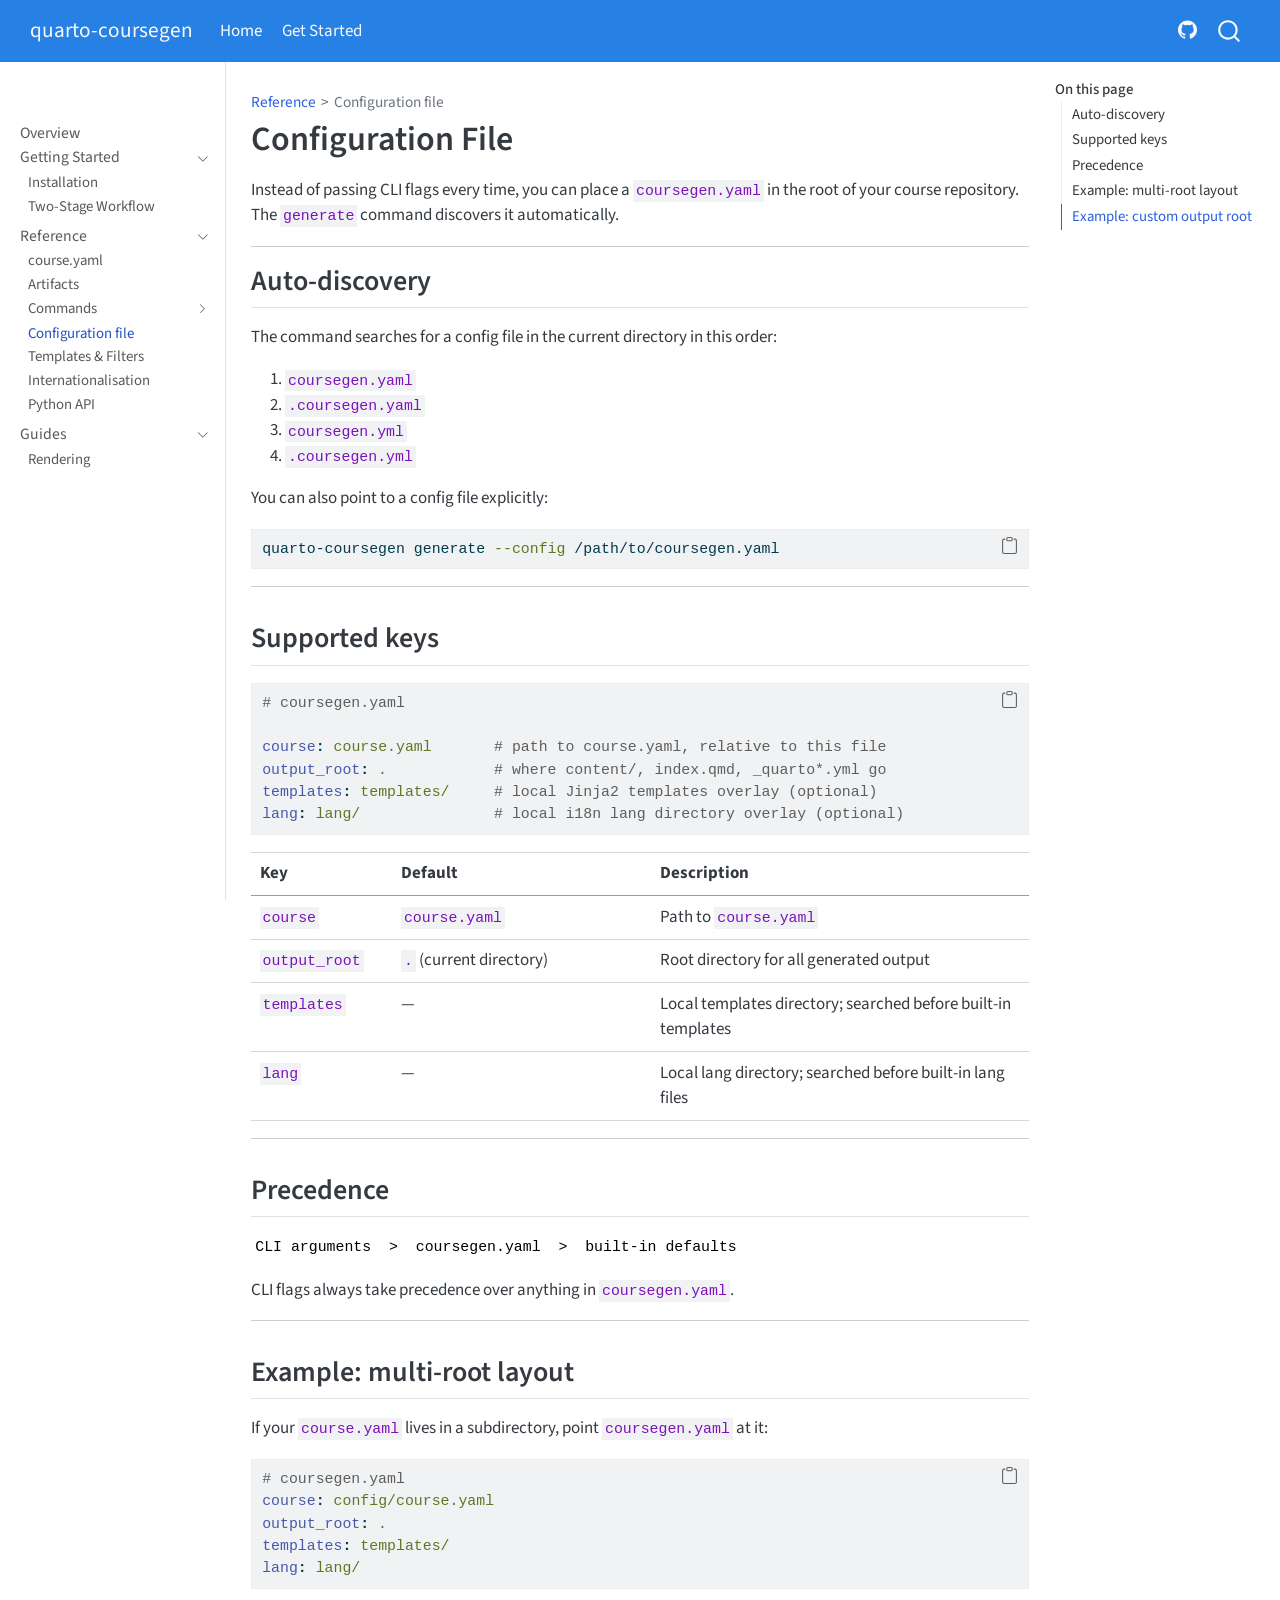
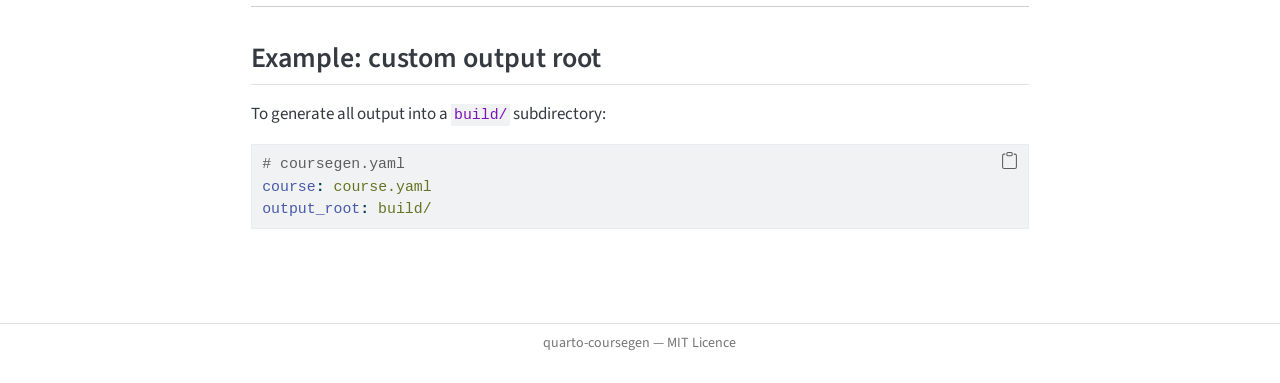
<file: docs/configuration.html>
<!DOCTYPE html>
<html xmlns="http://www.w3.org/1999/xhtml" lang="en" xml:lang="en"><head>

<meta charset="utf-8">
<meta name="generator" content="quarto-1.9.36">

<meta name="viewport" content="width=device-width, initial-scale=1.0, user-scalable=yes">


<title>Configuration File – quarto-coursegen</title>
<style>
/* Default styles provided by pandoc.
** See https://pandoc.org/MANUAL.html#variables-for-html for config info.
*/
code{white-space: pre-wrap;}
span.smallcaps{font-variant: small-caps;}
div.columns{display: flex; gap: min(4vw, 1.5em);}
div.column{flex: auto; overflow-x: auto;}
div.hanging-indent{margin-left: 1.5em; text-indent: -1.5em;}
ul.task-list{list-style: none;}
ul.task-list li input[type="checkbox"] {
  width: 0.8em;
  margin: 0 0.8em 0.2em -1em; /* quarto-specific, see https://github.com/quarto-dev/quarto-cli/issues/4556 */ 
  vertical-align: middle;
}
/* CSS for syntax highlighting */
html { -webkit-text-size-adjust: 100%; }
pre > code.sourceCode { white-space: pre; position: relative; }
pre > code.sourceCode > span { display: inline-block; line-height: 1.25; }
pre > code.sourceCode > span:empty { height: 1.2em; }
.sourceCode { overflow: visible; }
code.sourceCode > span { color: inherit; text-decoration: inherit; }
div.sourceCode { margin: 1em 0; }
pre.sourceCode { margin: 0; }
@media screen {
div.sourceCode { overflow: auto; }
}
@media print {
pre > code.sourceCode { white-space: pre-wrap; }
pre > code.sourceCode > span { text-indent: -5em; padding-left: 5em; }
}
pre.numberSource code
  { counter-reset: source-line 0; }
pre.numberSource code > span
  { position: relative; left: -4em; counter-increment: source-line; }
pre.numberSource code > span > a:first-child::before
  { content: counter(source-line);
    position: relative; left: -1em; text-align: right; vertical-align: baseline;
    border: none; display: inline-block;
    -webkit-touch-callout: none; -webkit-user-select: none;
    -khtml-user-select: none; -moz-user-select: none;
    -ms-user-select: none; user-select: none;
    padding: 0 4px; width: 4em;
  }
pre.numberSource { margin-left: 3em;  padding-left: 4px; }
div.sourceCode
  {   }
@media screen {
pre > code.sourceCode > span > a:first-child::before { text-decoration: underline; }
}
</style>


<script src="site_libs/quarto-nav/quarto-nav.js"></script>
<script src="site_libs/quarto-nav/headroom.min.js"></script>
<script src="site_libs/clipboard/clipboard.min.js"></script>
<script src="site_libs/quarto-search/autocomplete.umd.js"></script>
<script src="site_libs/quarto-search/fuse.min.js"></script>
<script src="site_libs/quarto-search/quarto-search.js"></script>
<meta name="quarto:offset" content="./">
<script src="site_libs/quarto-html/quarto.js" type="module"></script>
<script src="site_libs/quarto-html/tabsets/tabsets.js" type="module"></script>
<script src="site_libs/quarto-html/popper.min.js"></script>
<script src="site_libs/quarto-html/tippy.umd.min.js"></script>
<script src="site_libs/quarto-html/anchor.min.js"></script>
<link href="site_libs/quarto-html/tippy.css" rel="stylesheet">
<link href="site_libs/quarto-html/quarto-syntax-highlighting-845c23b38eaddc0f92fda52bfe77a8c8.css" rel="stylesheet" id="quarto-text-highlighting-styles">
<script src="site_libs/bootstrap/bootstrap.min.js"></script>
<link href="site_libs/bootstrap/bootstrap-icons.css" rel="stylesheet">
<link href="site_libs/bootstrap/bootstrap-201b2add8695f569d26c246ec130154e.min.css" rel="stylesheet" append-hash="true" id="quarto-bootstrap" data-mode="light">
<script id="quarto-search-options" type="application/json">{
  "location": "navbar",
  "copy-button": false,
  "collapse-after": 3,
  "panel-placement": "end",
  "type": "overlay",
  "limit": 50,
  "keyboard-shortcut": [
    "f",
    "/",
    "s"
  ],
  "show-item-context": false,
  "language": {
    "search-no-results-text": "No results",
    "search-matching-documents-text": "matching documents",
    "search-copy-link-title": "Copy link to search",
    "search-hide-matches-text": "Hide additional matches",
    "search-more-match-text": "more match in this document",
    "search-more-matches-text": "more matches in this document",
    "search-clear-button-title": "Clear",
    "search-text-placeholder": "",
    "search-detached-cancel-button-title": "Cancel",
    "search-submit-button-title": "Submit",
    "search-label": "Search"
  }
}</script>


</head>

<body class="nav-sidebar docked nav-fixed quarto-light">

<div id="quarto-search-results"></div>
  <header id="quarto-header" class="headroom fixed-top">
    <nav class="navbar navbar-expand-lg " data-bs-theme="dark">
      <div class="navbar-container container-fluid">
      <div class="navbar-brand-container mx-auto">
    <a class="navbar-brand" href="./index.html">
    <span class="navbar-title">quarto-coursegen</span>
    </a>
  </div>
            <div id="quarto-search" class="" title="Search"></div>
          <button class="navbar-toggler" type="button" data-bs-toggle="collapse" data-bs-target="#navbarCollapse" aria-controls="navbarCollapse" role="menu" aria-expanded="false" aria-label="Toggle navigation" onclick="if (window.quartoToggleHeadroom) { window.quartoToggleHeadroom(); }">
  <span class="navbar-toggler-icon"></span>
</button>
          <div class="collapse navbar-collapse" id="navbarCollapse">
            <ul class="navbar-nav navbar-nav-scroll me-auto">
  <li class="nav-item">
    <a class="nav-link active" href="./index.html" aria-current="page"> 
<span class="menu-text">Home</span></a>
  </li>  
  <li class="nav-item">
    <a class="nav-link" href="./installation.html"> 
<span class="menu-text">Get Started</span></a>
  </li>  
</ul>
            <ul class="navbar-nav navbar-nav-scroll ms-auto">
  <li class="nav-item compact">
    <a class="nav-link" href="https://github.com/xylomorph/quarto-coursegen"> <i class="bi bi-github" role="img" aria-label="GitHub">
</i> 
<span class="menu-text"></span></a>
  </li>  
</ul>
          </div> <!-- /navcollapse -->
            <div class="quarto-navbar-tools">
</div>
      </div> <!-- /container-fluid -->
    </nav>
  <nav class="quarto-secondary-nav">
    <div class="container-fluid d-flex">
      <button type="button" class="quarto-btn-toggle btn" data-bs-toggle="collapse" role="button" data-bs-target=".quarto-sidebar-collapse-item" aria-controls="quarto-sidebar" aria-expanded="false" aria-label="Toggle sidebar navigation" onclick="if (window.quartoToggleHeadroom) { window.quartoToggleHeadroom(); }">
        <i class="bi bi-layout-text-sidebar-reverse"></i>
      </button>
        <nav class="quarto-page-breadcrumbs" aria-label="breadcrumb"><ol class="breadcrumb"><li class="breadcrumb-item"><a href="./course-yaml.html">Reference</a></li><li class="breadcrumb-item"><a href="./configuration.html">Configuration file</a></li></ol></nav>
        <a class="flex-grow-1" role="navigation" data-bs-toggle="collapse" data-bs-target=".quarto-sidebar-collapse-item" aria-controls="quarto-sidebar" aria-expanded="false" aria-label="Toggle sidebar navigation" onclick="if (window.quartoToggleHeadroom) { window.quartoToggleHeadroom(); }">      
        </a>
      <button type="button" class="btn quarto-search-button" aria-label="Search" onclick="window.quartoOpenSearch();">
        <i class="bi bi-search"></i>
      </button>
    </div>
  </nav>
</header>
<!-- content -->
<div id="quarto-content" class="quarto-container page-columns page-rows-contents page-layout-article page-navbar">
<!-- sidebar -->
  <nav id="quarto-sidebar" class="sidebar collapse collapse-horizontal quarto-sidebar-collapse-item sidebar-navigation docked overflow-auto">
        <div class="mt-2 flex-shrink-0 align-items-center">
        <div class="sidebar-search">
        <div id="quarto-search" class="" title="Search"></div>
        </div>
        </div>
    <div class="sidebar-menu-container"> 
    <ul class="list-unstyled mt-1">
        <li class="sidebar-item">
  <div class="sidebar-item-container"> 
  <a href="./index.html" class="sidebar-item-text sidebar-link">
 <span class="menu-text">Overview</span></a>
  </div>
</li>
        <li class="sidebar-item sidebar-item-section">
      <div class="sidebar-item-container"> 
            <a class="sidebar-item-text sidebar-link text-start" data-bs-toggle="collapse" data-bs-target="#quarto-sidebar-section-1" role="navigation" aria-expanded="true">
 <span class="menu-text">Getting Started</span></a>
          <a class="sidebar-item-toggle text-start" data-bs-toggle="collapse" data-bs-target="#quarto-sidebar-section-1" role="navigation" aria-expanded="true" aria-label="Toggle section">
            <i class="bi bi-chevron-right ms-2"></i>
          </a> 
      </div>
      <ul id="quarto-sidebar-section-1" class="collapse list-unstyled sidebar-section depth1 show">  
          <li class="sidebar-item">
  <div class="sidebar-item-container"> 
  <a href="./installation.html" class="sidebar-item-text sidebar-link">
 <span class="menu-text">Installation</span></a>
  </div>
</li>
          <li class="sidebar-item">
  <div class="sidebar-item-container"> 
  <a href="./workflow.html" class="sidebar-item-text sidebar-link">
 <span class="menu-text">Two-Stage Workflow</span></a>
  </div>
</li>
      </ul>
  </li>
        <li class="sidebar-item sidebar-item-section">
      <div class="sidebar-item-container"> 
            <a class="sidebar-item-text sidebar-link text-start" data-bs-toggle="collapse" data-bs-target="#quarto-sidebar-section-2" role="navigation" aria-expanded="true">
 <span class="menu-text">Reference</span></a>
          <a class="sidebar-item-toggle text-start" data-bs-toggle="collapse" data-bs-target="#quarto-sidebar-section-2" role="navigation" aria-expanded="true" aria-label="Toggle section">
            <i class="bi bi-chevron-right ms-2"></i>
          </a> 
      </div>
      <ul id="quarto-sidebar-section-2" class="collapse list-unstyled sidebar-section depth1 show">  
          <li class="sidebar-item">
  <div class="sidebar-item-container"> 
  <a href="./course-yaml.html" class="sidebar-item-text sidebar-link">
 <span class="menu-text">course.yaml</span></a>
  </div>
</li>
          <li class="sidebar-item">
  <div class="sidebar-item-container"> 
  <a href="./artifacts.html" class="sidebar-item-text sidebar-link">
 <span class="menu-text">Artifacts</span></a>
  </div>
</li>
          <li class="sidebar-item sidebar-item-section">
      <div class="sidebar-item-container"> 
            <a class="sidebar-item-text sidebar-link text-start collapsed" data-bs-toggle="collapse" data-bs-target="#quarto-sidebar-section-3" role="navigation" aria-expanded="false">
 <span class="menu-text">Commands</span></a>
          <a class="sidebar-item-toggle text-start collapsed" data-bs-toggle="collapse" data-bs-target="#quarto-sidebar-section-3" role="navigation" aria-expanded="false" aria-label="Toggle section">
            <i class="bi bi-chevron-right ms-2"></i>
          </a> 
      </div>
      <ul id="quarto-sidebar-section-3" class="collapse list-unstyled sidebar-section depth2 ">  
          <li class="sidebar-item">
  <div class="sidebar-item-container"> 
  <a href="./commands/init.html" class="sidebar-item-text sidebar-link">
 <span class="menu-text">init</span></a>
  </div>
</li>
          <li class="sidebar-item">
  <div class="sidebar-item-container"> 
  <a href="./commands/generate.html" class="sidebar-item-text sidebar-link">
 <span class="menu-text">generate</span></a>
  </div>
</li>
      </ul>
  </li>
          <li class="sidebar-item">
  <div class="sidebar-item-container"> 
  <a href="./configuration.html" class="sidebar-item-text sidebar-link active">
 <span class="menu-text">Configuration file</span></a>
  </div>
</li>
          <li class="sidebar-item">
  <div class="sidebar-item-container"> 
  <a href="./templates.html" class="sidebar-item-text sidebar-link">
 <span class="menu-text">Templates &amp; Filters</span></a>
  </div>
</li>
          <li class="sidebar-item">
  <div class="sidebar-item-container"> 
  <a href="./i18n.html" class="sidebar-item-text sidebar-link">
 <span class="menu-text">Internationalisation</span></a>
  </div>
</li>
          <li class="sidebar-item">
  <div class="sidebar-item-container"> 
  <a href="./python-api.html" class="sidebar-item-text sidebar-link">
 <span class="menu-text">Python API</span></a>
  </div>
</li>
      </ul>
  </li>
        <li class="sidebar-item sidebar-item-section">
      <div class="sidebar-item-container"> 
            <a class="sidebar-item-text sidebar-link text-start" data-bs-toggle="collapse" data-bs-target="#quarto-sidebar-section-4" role="navigation" aria-expanded="true">
 <span class="menu-text">Guides</span></a>
          <a class="sidebar-item-toggle text-start" data-bs-toggle="collapse" data-bs-target="#quarto-sidebar-section-4" role="navigation" aria-expanded="true" aria-label="Toggle section">
            <i class="bi bi-chevron-right ms-2"></i>
          </a> 
      </div>
      <ul id="quarto-sidebar-section-4" class="collapse list-unstyled sidebar-section depth1 show">  
          <li class="sidebar-item">
  <div class="sidebar-item-container"> 
  <a href="./rendering.html" class="sidebar-item-text sidebar-link">
 <span class="menu-text">Rendering</span></a>
  </div>
</li>
      </ul>
  </li>
    </ul>
    </div>
</nav>
<div id="quarto-sidebar-glass" class="quarto-sidebar-collapse-item" data-bs-toggle="collapse" data-bs-target=".quarto-sidebar-collapse-item"></div>
<!-- margin-sidebar -->
    <div id="quarto-margin-sidebar" class="sidebar margin-sidebar">
        <nav id="TOC" role="doc-toc" class="toc-active">
    <h2 id="toc-title">On this page</h2>
   
  <ul>
  <li><a href="#auto-discovery" id="toc-auto-discovery" class="nav-link active" data-scroll-target="#auto-discovery">Auto-discovery</a></li>
  <li><a href="#supported-keys" id="toc-supported-keys" class="nav-link" data-scroll-target="#supported-keys">Supported keys</a></li>
  <li><a href="#precedence" id="toc-precedence" class="nav-link" data-scroll-target="#precedence">Precedence</a></li>
  <li><a href="#example-multi-root-layout" id="toc-example-multi-root-layout" class="nav-link" data-scroll-target="#example-multi-root-layout">Example: multi-root layout</a></li>
  <li><a href="#example-custom-output-root" id="toc-example-custom-output-root" class="nav-link" data-scroll-target="#example-custom-output-root">Example: custom output root</a></li>
  </ul>
</nav>
    </div>
<!-- main -->
<main class="content" id="quarto-document-content">

<header id="title-block-header" class="quarto-title-block default"><nav class="quarto-page-breadcrumbs quarto-title-breadcrumbs d-none d-lg-block" aria-label="breadcrumb"><ol class="breadcrumb"><li class="breadcrumb-item"><a href="./course-yaml.html">Reference</a></li><li class="breadcrumb-item"><a href="./configuration.html">Configuration file</a></li></ol></nav>
<div class="quarto-title">
<h1 class="title">Configuration File</h1>
</div>



<div class="quarto-title-meta">

    
  
    
  </div>
  


</header>


<p>Instead of passing CLI flags every time, you can place a <code>coursegen.yaml</code> in the root of your course repository. The <code>generate</code> command discovers it automatically.</p>
<hr>
<section id="auto-discovery" class="level2">
<h2 class="anchored" data-anchor-id="auto-discovery">Auto-discovery</h2>
<p>The command searches for a config file in the current directory in this order:</p>
<ol type="1">
<li><code>coursegen.yaml</code></li>
<li><code>.coursegen.yaml</code></li>
<li><code>coursegen.yml</code></li>
<li><code>.coursegen.yml</code></li>
</ol>
<p>You can also point to a config file explicitly:</p>
<div class="code-copy-outer-scaffold"><div class="sourceCode" id="cb1"><pre class="sourceCode bash code-with-copy"><code class="sourceCode bash"><span id="cb1-1"><a href="#cb1-1" aria-hidden="true" tabindex="-1"></a><span class="ex">quarto-coursegen</span> generate <span class="at">--config</span> /path/to/coursegen.yaml</span></code></pre></div><button title="Copy to Clipboard" class="code-copy-button"><i class="bi"></i></button></div>
<hr>
</section>
<section id="supported-keys" class="level2">
<h2 class="anchored" data-anchor-id="supported-keys">Supported keys</h2>
<div class="code-copy-outer-scaffold"><div class="sourceCode" id="cb2"><pre class="sourceCode yaml code-with-copy"><code class="sourceCode yaml"><span id="cb2-1"><a href="#cb2-1" aria-hidden="true" tabindex="-1"></a><span class="co"># coursegen.yaml</span></span>
<span id="cb2-2"><a href="#cb2-2" aria-hidden="true" tabindex="-1"></a></span>
<span id="cb2-3"><a href="#cb2-3" aria-hidden="true" tabindex="-1"></a><span class="fu">course</span><span class="kw">:</span><span class="at"> course.yaml</span><span class="co">       # path to course.yaml, relative to this file</span></span>
<span id="cb2-4"><a href="#cb2-4" aria-hidden="true" tabindex="-1"></a><span class="fu">output_root</span><span class="kw">:</span><span class="at"> .</span><span class="co">            # where content/, index.qmd, _quarto*.yml go</span></span>
<span id="cb2-5"><a href="#cb2-5" aria-hidden="true" tabindex="-1"></a><span class="fu">templates</span><span class="kw">:</span><span class="at"> templates/</span><span class="co">     # local Jinja2 templates overlay (optional)</span></span>
<span id="cb2-6"><a href="#cb2-6" aria-hidden="true" tabindex="-1"></a><span class="fu">lang</span><span class="kw">:</span><span class="at"> lang/</span><span class="co">               # local i18n lang directory overlay (optional)</span></span></code></pre></div><button title="Copy to Clipboard" class="code-copy-button"><i class="bi"></i></button></div>
<table class="caption-top table">
<colgroup>
<col style="width: 18%">
<col style="width: 33%">
<col style="width: 48%">
</colgroup>
<thead>
<tr class="header">
<th>Key</th>
<th>Default</th>
<th>Description</th>
</tr>
</thead>
<tbody>
<tr class="odd">
<td><code>course</code></td>
<td><code>course.yaml</code></td>
<td>Path to <code>course.yaml</code></td>
</tr>
<tr class="even">
<td><code>output_root</code></td>
<td><code>.</code> (current directory)</td>
<td>Root directory for all generated output</td>
</tr>
<tr class="odd">
<td><code>templates</code></td>
<td>—</td>
<td>Local templates directory; searched before built-in templates</td>
</tr>
<tr class="even">
<td><code>lang</code></td>
<td>—</td>
<td>Local lang directory; searched before built-in lang files</td>
</tr>
</tbody>
</table>
<hr>
</section>
<section id="precedence" class="level2">
<h2 class="anchored" data-anchor-id="precedence">Precedence</h2>
<pre><code>CLI arguments  &gt;  coursegen.yaml  &gt;  built-in defaults</code></pre>
<p>CLI flags always take precedence over anything in <code>coursegen.yaml</code>.</p>
<hr>
</section>
<section id="example-multi-root-layout" class="level2">
<h2 class="anchored" data-anchor-id="example-multi-root-layout">Example: multi-root layout</h2>
<p>If your <code>course.yaml</code> lives in a subdirectory, point <code>coursegen.yaml</code> at it:</p>
<div class="code-copy-outer-scaffold"><div class="sourceCode" id="cb4"><pre class="sourceCode yaml code-with-copy"><code class="sourceCode yaml"><span id="cb4-1"><a href="#cb4-1" aria-hidden="true" tabindex="-1"></a><span class="co"># coursegen.yaml</span></span>
<span id="cb4-2"><a href="#cb4-2" aria-hidden="true" tabindex="-1"></a><span class="fu">course</span><span class="kw">:</span><span class="at"> config/course.yaml</span></span>
<span id="cb4-3"><a href="#cb4-3" aria-hidden="true" tabindex="-1"></a><span class="fu">output_root</span><span class="kw">:</span><span class="at"> .</span></span>
<span id="cb4-4"><a href="#cb4-4" aria-hidden="true" tabindex="-1"></a><span class="fu">templates</span><span class="kw">:</span><span class="at"> templates/</span></span>
<span id="cb4-5"><a href="#cb4-5" aria-hidden="true" tabindex="-1"></a><span class="fu">lang</span><span class="kw">:</span><span class="at"> lang/</span></span></code></pre></div><button title="Copy to Clipboard" class="code-copy-button"><i class="bi"></i></button></div>
<hr>
</section>
<section id="example-custom-output-root" class="level2">
<h2 class="anchored" data-anchor-id="example-custom-output-root">Example: custom output root</h2>
<p>To generate all output into a <code>build/</code> subdirectory:</p>
<div class="code-copy-outer-scaffold"><div class="sourceCode" id="cb5"><pre class="sourceCode yaml code-with-copy"><code class="sourceCode yaml"><span id="cb5-1"><a href="#cb5-1" aria-hidden="true" tabindex="-1"></a><span class="co"># coursegen.yaml</span></span>
<span id="cb5-2"><a href="#cb5-2" aria-hidden="true" tabindex="-1"></a><span class="fu">course</span><span class="kw">:</span><span class="at"> course.yaml</span></span>
<span id="cb5-3"><a href="#cb5-3" aria-hidden="true" tabindex="-1"></a><span class="fu">output_root</span><span class="kw">:</span><span class="at"> build/</span></span></code></pre></div><button title="Copy to Clipboard" class="code-copy-button"><i class="bi"></i></button></div>


</section>

</main> <!-- /main -->
<script id="quarto-html-after-body" type="application/javascript">
  window.document.addEventListener("DOMContentLoaded", function (event) {
    const icon = "";
    const anchorJS = new window.AnchorJS();
    anchorJS.options = {
      placement: 'right',
      icon: icon
    };
    anchorJS.add('.anchored');
    const isCodeAnnotation = (el) => {
      for (const clz of el.classList) {
        if (clz.startsWith('code-annotation-')) {                     
          return true;
        }
      }
      return false;
    }
    const onCopySuccess = function(e) {
      // button target
      const button = e.trigger;
      // don't keep focus
      button.blur();
      // flash "checked"
      button.classList.add('code-copy-button-checked');
      var currentTitle = button.getAttribute("title");
      button.setAttribute("title", "Copied!");
      let tooltip;
      if (window.bootstrap) {
        button.setAttribute("data-bs-toggle", "tooltip");
        button.setAttribute("data-bs-placement", "left");
        button.setAttribute("data-bs-title", "Copied!");
        tooltip = new bootstrap.Tooltip(button, 
          { trigger: "manual", 
            customClass: "code-copy-button-tooltip",
            offset: [0, -8]});
        tooltip.show();    
      }
      setTimeout(function() {
        if (tooltip) {
          tooltip.hide();
          button.removeAttribute("data-bs-title");
          button.removeAttribute("data-bs-toggle");
          button.removeAttribute("data-bs-placement");
        }
        button.setAttribute("title", currentTitle);
        button.classList.remove('code-copy-button-checked');
      }, 1000);
      // clear code selection
      e.clearSelection();
    }
    const getTextToCopy = function(trigger) {
      const outerScaffold = trigger.parentElement.cloneNode(true);
      const codeEl = outerScaffold.querySelector('code');
      for (const childEl of codeEl.children) {
        if (isCodeAnnotation(childEl)) {
          childEl.remove();
        }
      }
      return codeEl.innerText;
    }
    const clipboard = new window.ClipboardJS('.code-copy-button:not([data-in-quarto-modal])', {
      text: getTextToCopy
    });
    clipboard.on('success', onCopySuccess);
    if (window.document.getElementById('quarto-embedded-source-code-modal')) {
      const clipboardModal = new window.ClipboardJS('.code-copy-button[data-in-quarto-modal]', {
        text: getTextToCopy,
        container: window.document.getElementById('quarto-embedded-source-code-modal')
      });
      clipboardModal.on('success', onCopySuccess);
    }
      var localhostRegex = new RegExp(/^(?:http|https):\/\/localhost\:?[0-9]*\//);
      var mailtoRegex = new RegExp(/^mailto:/);
        var filterRegex = new RegExp('/' + window.location.host + '/');
      var isInternal = (href) => {
          return filterRegex.test(href) || localhostRegex.test(href) || mailtoRegex.test(href);
      }
      // Inspect non-navigation links and adorn them if external
     var links = window.document.querySelectorAll('a[href]:not(.nav-link):not(.navbar-brand):not(.toc-action):not(.sidebar-link):not(.sidebar-item-toggle):not(.pagination-link):not(.no-external):not([aria-hidden]):not(.dropdown-item):not(.quarto-navigation-tool):not(.about-link)');
      for (var i=0; i<links.length; i++) {
        const link = links[i];
        if (!isInternal(link.href)) {
          // undo the damage that might have been done by quarto-nav.js in the case of
          // links that we want to consider external
          if (link.dataset.originalHref !== undefined) {
            link.href = link.dataset.originalHref;
          }
        }
      }
    function tippyHover(el, contentFn, onTriggerFn, onUntriggerFn) {
      const config = {
        allowHTML: true,
        maxWidth: 500,
        delay: 100,
        arrow: false,
        appendTo: function(el) {
            return el.parentElement;
        },
        interactive: true,
        interactiveBorder: 10,
        theme: 'quarto',
        placement: 'bottom-start',
      };
      if (contentFn) {
        config.content = contentFn;
      }
      if (onTriggerFn) {
        config.onTrigger = onTriggerFn;
      }
      if (onUntriggerFn) {
        config.onUntrigger = onUntriggerFn;
      }
      window.tippy(el, config); 
    }
    const noterefs = window.document.querySelectorAll('a[role="doc-noteref"]');
    for (var i=0; i<noterefs.length; i++) {
      const ref = noterefs[i];
      tippyHover(ref, function() {
        // use id or data attribute instead here
        let href = ref.getAttribute('data-footnote-href') || ref.getAttribute('href');
        try { href = new URL(href).hash; } catch {}
        const id = href.replace(/^#\/?/, "");
        const note = window.document.getElementById(id);
        if (note) {
          return note.innerHTML;
        } else {
          return "";
        }
      });
    }
    const xrefs = window.document.querySelectorAll('a.quarto-xref');
    const processXRef = (id, note) => {
      // Strip column container classes
      const stripColumnClz = (el) => {
        el.classList.remove("page-full", "page-columns");
        if (el.children) {
          for (const child of el.children) {
            stripColumnClz(child);
          }
        }
      }
      stripColumnClz(note)
      if (id === null || id.startsWith('sec-')) {
        // Special case sections, only their first couple elements
        const container = document.createElement("div");
        if (note.children && note.children.length > 2) {
          container.appendChild(note.children[0].cloneNode(true));
          for (let i = 1; i < note.children.length; i++) {
            const child = note.children[i];
            if (child.tagName === "P" && child.innerText === "") {
              continue;
            } else {
              container.appendChild(child.cloneNode(true));
              break;
            }
          }
          if (window.Quarto?.typesetMath) {
            window.Quarto.typesetMath(container);
          }
          return container.innerHTML
        } else {
          if (window.Quarto?.typesetMath) {
            window.Quarto.typesetMath(note);
          }
          return note.innerHTML;
        }
      } else {
        // Remove any anchor links if they are present
        const anchorLink = note.querySelector('a.anchorjs-link');
        if (anchorLink) {
          anchorLink.remove();
        }
        if (window.Quarto?.typesetMath) {
          window.Quarto.typesetMath(note);
        }
        if (note.classList.contains("callout")) {
          return note.outerHTML;
        } else {
          return note.innerHTML;
        }
      }
    }
    for (var i=0; i<xrefs.length; i++) {
      const xref = xrefs[i];
      tippyHover(xref, undefined, function(instance) {
        instance.disable();
        let url = xref.getAttribute('href');
        let hash = undefined; 
        if (url.startsWith('#')) {
          hash = url;
        } else {
          try { hash = new URL(url).hash; } catch {}
        }
        if (hash) {
          const id = hash.replace(/^#\/?/, "");
          const note = window.document.getElementById(id);
          if (note !== null) {
            try {
              const html = processXRef(id, note.cloneNode(true));
              instance.setContent(html);
            } finally {
              instance.enable();
              instance.show();
            }
          } else {
            // See if we can fetch this
            fetch(url.split('#')[0])
            .then(res => res.text())
            .then(html => {
              const parser = new DOMParser();
              const htmlDoc = parser.parseFromString(html, "text/html");
              const note = htmlDoc.getElementById(id);
              if (note !== null) {
                const html = processXRef(id, note);
                instance.setContent(html);
              } 
            }).finally(() => {
              instance.enable();
              instance.show();
            });
          }
        } else {
          // See if we can fetch a full url (with no hash to target)
          // This is a special case and we should probably do some content thinning / targeting
          fetch(url)
          .then(res => res.text())
          .then(html => {
            const parser = new DOMParser();
            const htmlDoc = parser.parseFromString(html, "text/html");
            const note = htmlDoc.querySelector('main.content');
            if (note !== null) {
              // This should only happen for chapter cross references
              // (since there is no id in the URL)
              // remove the first header
              if (note.children.length > 0 && note.children[0].tagName === "HEADER") {
                note.children[0].remove();
              }
              const html = processXRef(null, note);
              instance.setContent(html);
            } 
          }).finally(() => {
            instance.enable();
            instance.show();
          });
        }
      }, function(instance) {
      });
    }
        let selectedAnnoteEl;
        const selectorForAnnotation = ( cell, annotation) => {
          let cellAttr = 'data-code-cell="' + cell + '"';
          let lineAttr = 'data-code-annotation="' +  annotation + '"';
          const selector = 'span[' + cellAttr + '][' + lineAttr + ']';
          return selector;
        }
        const selectCodeLines = (annoteEl) => {
          const doc = window.document;
          const targetCell = annoteEl.getAttribute("data-target-cell");
          const targetAnnotation = annoteEl.getAttribute("data-target-annotation");
          const annoteSpan = window.document.querySelector(selectorForAnnotation(targetCell, targetAnnotation));
          const lines = annoteSpan.getAttribute("data-code-lines").split(",");
          const lineIds = lines.map((line) => {
            return targetCell + "-" + line;
          })
          let top = null;
          let height = null;
          let parent = null;
          if (lineIds.length > 0) {
              //compute the position of the single el (top and bottom and make a div)
              const el = window.document.getElementById(lineIds[0]);
              top = el.offsetTop;
              height = el.offsetHeight;
              parent = el.parentElement.parentElement;
            if (lineIds.length > 1) {
              const lastEl = window.document.getElementById(lineIds[lineIds.length - 1]);
              const bottom = lastEl.offsetTop + lastEl.offsetHeight;
              height = bottom - top;
            }
            if (top !== null && height !== null && parent !== null) {
              // cook up a div (if necessary) and position it 
              let div = window.document.getElementById("code-annotation-line-highlight");
              if (div === null) {
                div = window.document.createElement("div");
                div.setAttribute("id", "code-annotation-line-highlight");
                div.style.position = 'absolute';
                parent.appendChild(div);
              }
              div.style.top = top - 2 + "px";
              div.style.height = height + 4 + "px";
              div.style.left = 0;
              let gutterDiv = window.document.getElementById("code-annotation-line-highlight-gutter");
              if (gutterDiv === null) {
                gutterDiv = window.document.createElement("div");
                gutterDiv.setAttribute("id", "code-annotation-line-highlight-gutter");
                gutterDiv.style.position = 'absolute';
                const codeCell = window.document.getElementById(targetCell);
                const gutter = codeCell.querySelector('.code-annotation-gutter');
                gutter.appendChild(gutterDiv);
              }
              gutterDiv.style.top = top - 2 + "px";
              gutterDiv.style.height = height + 4 + "px";
            }
            selectedAnnoteEl = annoteEl;
          }
        };
        const unselectCodeLines = () => {
          const elementsIds = ["code-annotation-line-highlight", "code-annotation-line-highlight-gutter"];
          elementsIds.forEach((elId) => {
            const div = window.document.getElementById(elId);
            if (div) {
              div.remove();
            }
          });
          selectedAnnoteEl = undefined;
        };
          // Handle positioning of the toggle
      window.addEventListener(
        "resize",
        throttle(() => {
          elRect = undefined;
          if (selectedAnnoteEl) {
            selectCodeLines(selectedAnnoteEl);
          }
        }, 10)
      );
      function throttle(fn, ms) {
      let throttle = false;
      let timer;
        return (...args) => {
          if(!throttle) { // first call gets through
              fn.apply(this, args);
              throttle = true;
          } else { // all the others get throttled
              if(timer) clearTimeout(timer); // cancel #2
              timer = setTimeout(() => {
                fn.apply(this, args);
                timer = throttle = false;
              }, ms);
          }
        };
      }
        // Attach click handler to the DT
        const annoteDls = window.document.querySelectorAll('dt[data-target-cell]');
        for (const annoteDlNode of annoteDls) {
          annoteDlNode.addEventListener('click', (event) => {
            const clickedEl = event.target;
            if (clickedEl !== selectedAnnoteEl) {
              unselectCodeLines();
              const activeEl = window.document.querySelector('dt[data-target-cell].code-annotation-active');
              if (activeEl) {
                activeEl.classList.remove('code-annotation-active');
              }
              selectCodeLines(clickedEl);
              clickedEl.classList.add('code-annotation-active');
            } else {
              // Unselect the line
              unselectCodeLines();
              clickedEl.classList.remove('code-annotation-active');
            }
          });
        }
    const findCites = (el) => {
      const parentEl = el.parentElement;
      if (parentEl) {
        const cites = parentEl.dataset.cites;
        if (cites) {
          return {
            el,
            cites: cites.split(' ')
          };
        } else {
          return findCites(el.parentElement)
        }
      } else {
        return undefined;
      }
    };
    var bibliorefs = window.document.querySelectorAll('a[role="doc-biblioref"]');
    for (var i=0; i<bibliorefs.length; i++) {
      const ref = bibliorefs[i];
      const citeInfo = findCites(ref);
      if (citeInfo) {
        tippyHover(citeInfo.el, function() {
          var popup = window.document.createElement('div');
          citeInfo.cites.forEach(function(cite) {
            var citeDiv = window.document.createElement('div');
            citeDiv.classList.add('hanging-indent');
            citeDiv.classList.add('csl-entry');
            var biblioDiv = window.document.getElementById('ref-' + cite);
            if (biblioDiv) {
              citeDiv.innerHTML = biblioDiv.innerHTML;
            }
            popup.appendChild(citeDiv);
          });
          return popup.innerHTML;
        });
      }
    }
  });
  </script>
</div> <!-- /content -->
<footer class="footer">
  <div class="nav-footer">
    <div class="nav-footer-left">
      &nbsp;
    </div>   
    <div class="nav-footer-center">
<p>quarto-coursegen — MIT Licence</p>
</div>
    <div class="nav-footer-right">
      &nbsp;
    </div>
  </div>
</footer>




</body></html>
</file>
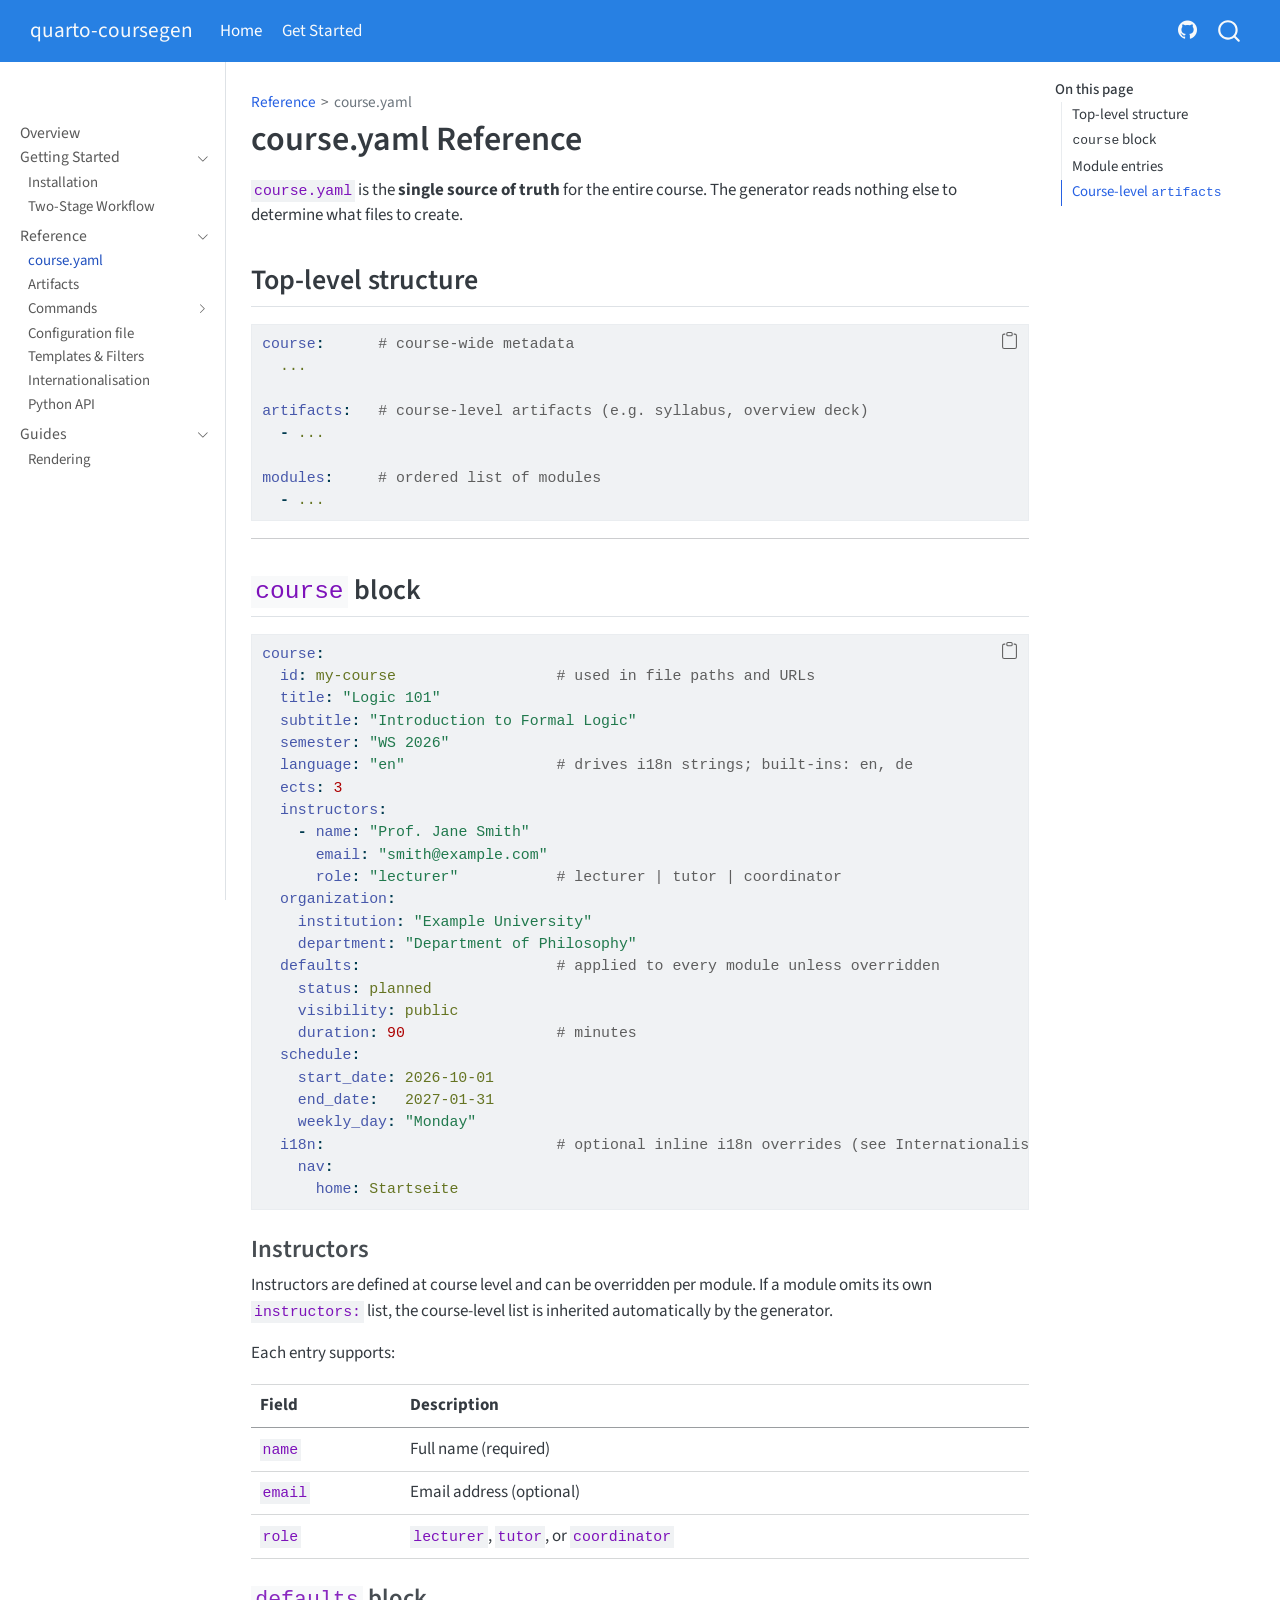
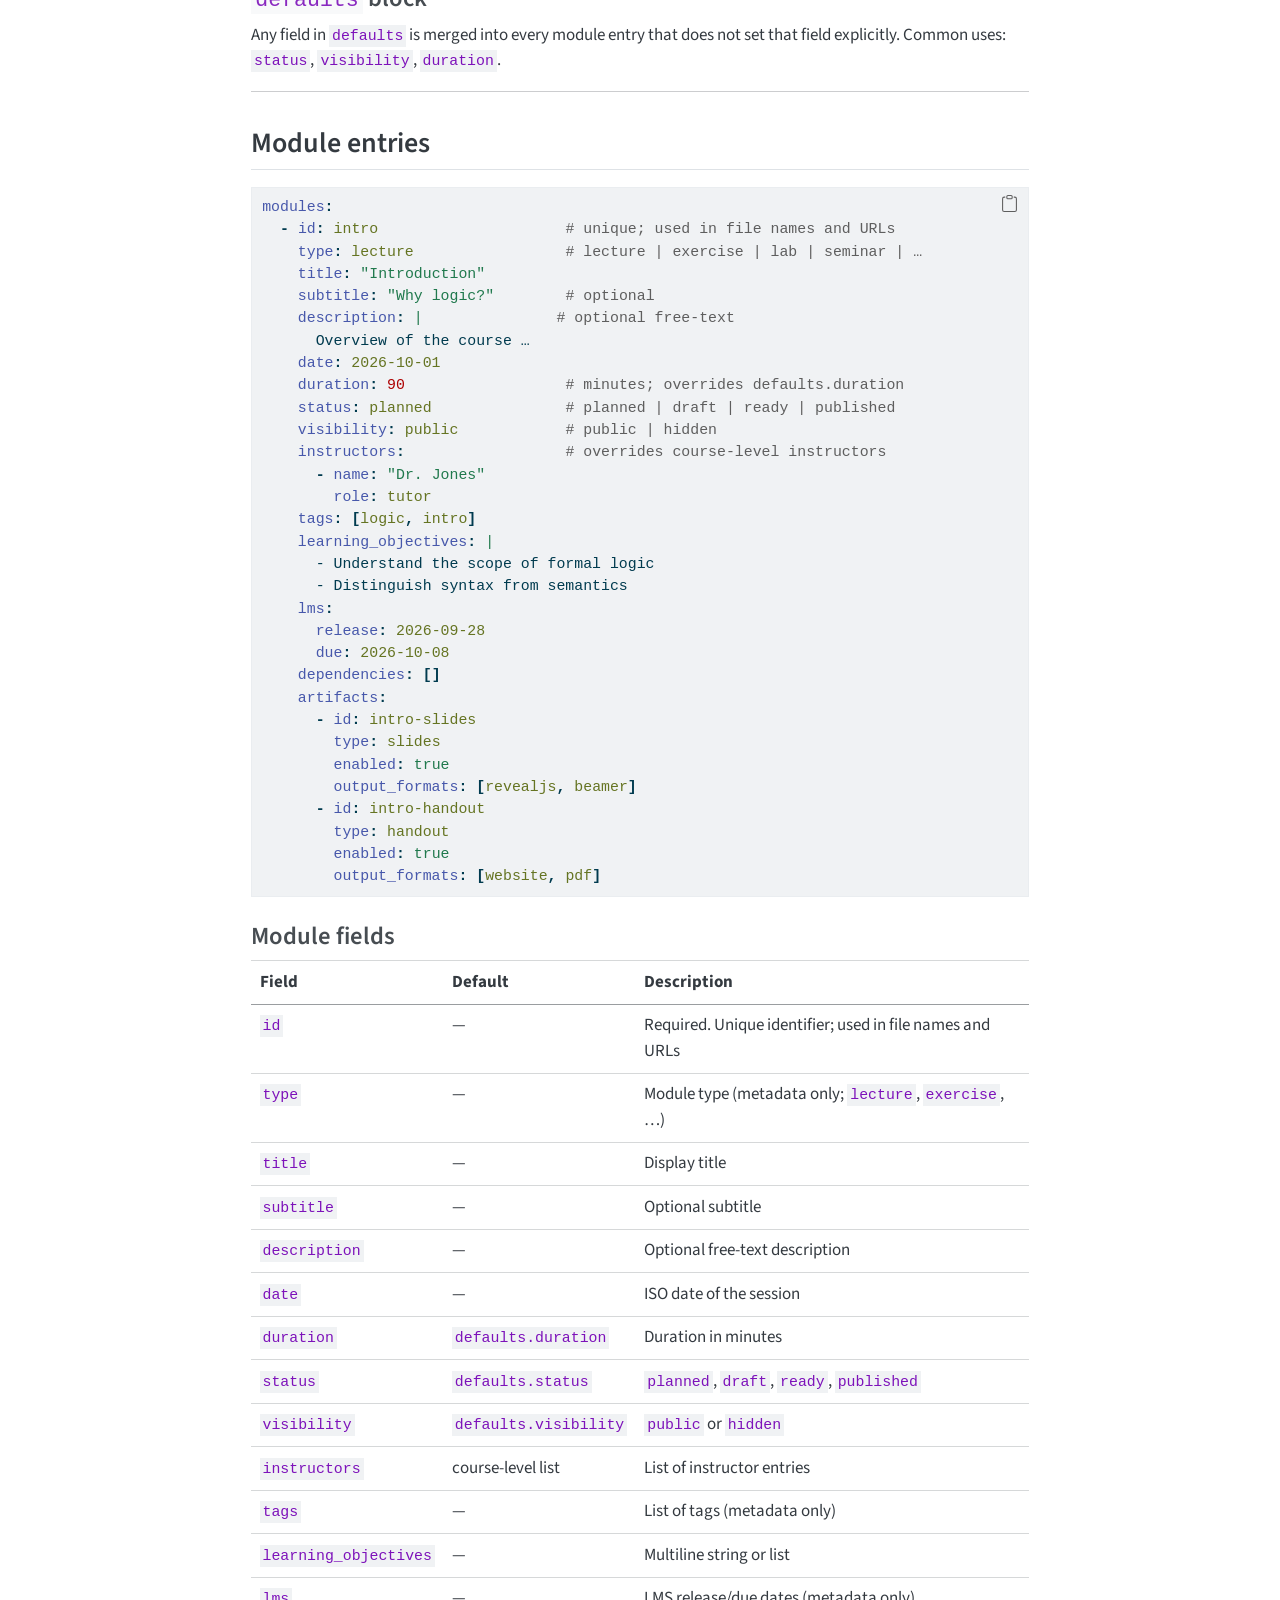
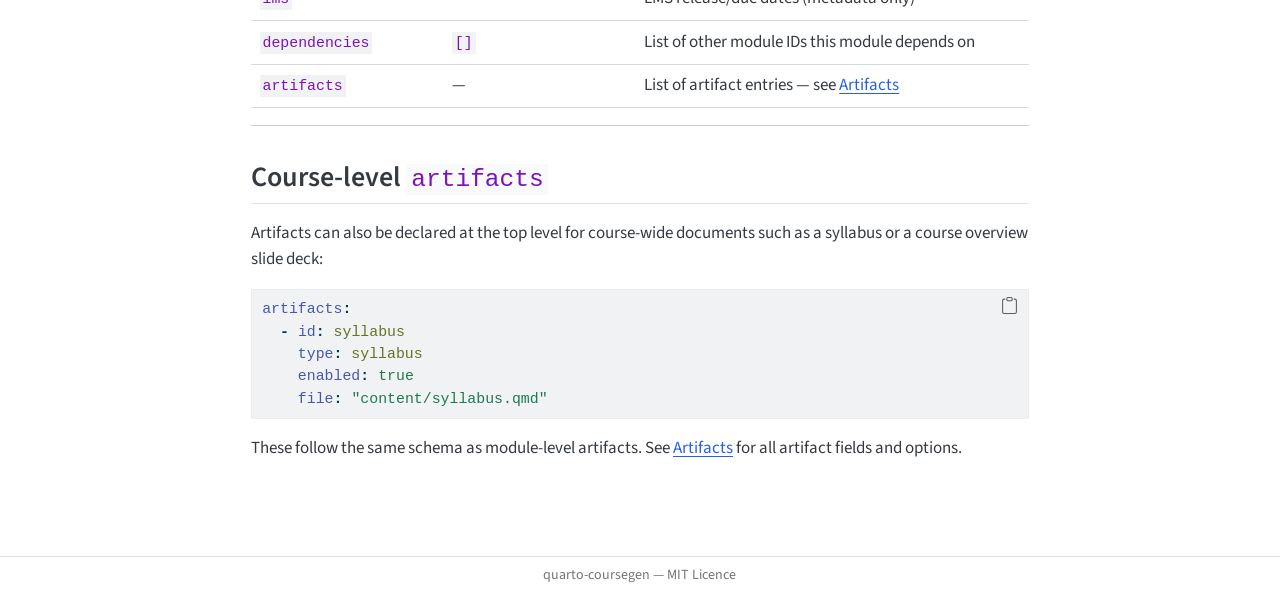
<file: docs/course-yaml.html>
<!DOCTYPE html>
<html xmlns="http://www.w3.org/1999/xhtml" lang="en" xml:lang="en"><head>

<meta charset="utf-8">
<meta name="generator" content="quarto-1.9.36">

<meta name="viewport" content="width=device-width, initial-scale=1.0, user-scalable=yes">


<title>course.yaml Reference – quarto-coursegen</title>
<style>
/* Default styles provided by pandoc.
** See https://pandoc.org/MANUAL.html#variables-for-html for config info.
*/
code{white-space: pre-wrap;}
span.smallcaps{font-variant: small-caps;}
div.columns{display: flex; gap: min(4vw, 1.5em);}
div.column{flex: auto; overflow-x: auto;}
div.hanging-indent{margin-left: 1.5em; text-indent: -1.5em;}
ul.task-list{list-style: none;}
ul.task-list li input[type="checkbox"] {
  width: 0.8em;
  margin: 0 0.8em 0.2em -1em; /* quarto-specific, see https://github.com/quarto-dev/quarto-cli/issues/4556 */ 
  vertical-align: middle;
}
/* CSS for syntax highlighting */
html { -webkit-text-size-adjust: 100%; }
pre > code.sourceCode { white-space: pre; position: relative; }
pre > code.sourceCode > span { display: inline-block; line-height: 1.25; }
pre > code.sourceCode > span:empty { height: 1.2em; }
.sourceCode { overflow: visible; }
code.sourceCode > span { color: inherit; text-decoration: inherit; }
div.sourceCode { margin: 1em 0; }
pre.sourceCode { margin: 0; }
@media screen {
div.sourceCode { overflow: auto; }
}
@media print {
pre > code.sourceCode { white-space: pre-wrap; }
pre > code.sourceCode > span { text-indent: -5em; padding-left: 5em; }
}
pre.numberSource code
  { counter-reset: source-line 0; }
pre.numberSource code > span
  { position: relative; left: -4em; counter-increment: source-line; }
pre.numberSource code > span > a:first-child::before
  { content: counter(source-line);
    position: relative; left: -1em; text-align: right; vertical-align: baseline;
    border: none; display: inline-block;
    -webkit-touch-callout: none; -webkit-user-select: none;
    -khtml-user-select: none; -moz-user-select: none;
    -ms-user-select: none; user-select: none;
    padding: 0 4px; width: 4em;
  }
pre.numberSource { margin-left: 3em;  padding-left: 4px; }
div.sourceCode
  {   }
@media screen {
pre > code.sourceCode > span > a:first-child::before { text-decoration: underline; }
}
</style>


<script src="site_libs/quarto-nav/quarto-nav.js"></script>
<script src="site_libs/quarto-nav/headroom.min.js"></script>
<script src="site_libs/clipboard/clipboard.min.js"></script>
<script src="site_libs/quarto-search/autocomplete.umd.js"></script>
<script src="site_libs/quarto-search/fuse.min.js"></script>
<script src="site_libs/quarto-search/quarto-search.js"></script>
<meta name="quarto:offset" content="./">
<script src="site_libs/quarto-html/quarto.js" type="module"></script>
<script src="site_libs/quarto-html/tabsets/tabsets.js" type="module"></script>
<script src="site_libs/quarto-html/popper.min.js"></script>
<script src="site_libs/quarto-html/tippy.umd.min.js"></script>
<script src="site_libs/quarto-html/anchor.min.js"></script>
<link href="site_libs/quarto-html/tippy.css" rel="stylesheet">
<link href="site_libs/quarto-html/quarto-syntax-highlighting-845c23b38eaddc0f92fda52bfe77a8c8.css" rel="stylesheet" id="quarto-text-highlighting-styles">
<script src="site_libs/bootstrap/bootstrap.min.js"></script>
<link href="site_libs/bootstrap/bootstrap-icons.css" rel="stylesheet">
<link href="site_libs/bootstrap/bootstrap-201b2add8695f569d26c246ec130154e.min.css" rel="stylesheet" append-hash="true" id="quarto-bootstrap" data-mode="light">
<script id="quarto-search-options" type="application/json">{
  "location": "navbar",
  "copy-button": false,
  "collapse-after": 3,
  "panel-placement": "end",
  "type": "overlay",
  "limit": 50,
  "keyboard-shortcut": [
    "f",
    "/",
    "s"
  ],
  "show-item-context": false,
  "language": {
    "search-no-results-text": "No results",
    "search-matching-documents-text": "matching documents",
    "search-copy-link-title": "Copy link to search",
    "search-hide-matches-text": "Hide additional matches",
    "search-more-match-text": "more match in this document",
    "search-more-matches-text": "more matches in this document",
    "search-clear-button-title": "Clear",
    "search-text-placeholder": "",
    "search-detached-cancel-button-title": "Cancel",
    "search-submit-button-title": "Submit",
    "search-label": "Search"
  }
}</script>


</head>

<body class="nav-sidebar docked nav-fixed quarto-light">

<div id="quarto-search-results"></div>
  <header id="quarto-header" class="headroom fixed-top">
    <nav class="navbar navbar-expand-lg " data-bs-theme="dark">
      <div class="navbar-container container-fluid">
      <div class="navbar-brand-container mx-auto">
    <a class="navbar-brand" href="./index.html">
    <span class="navbar-title">quarto-coursegen</span>
    </a>
  </div>
            <div id="quarto-search" class="" title="Search"></div>
          <button class="navbar-toggler" type="button" data-bs-toggle="collapse" data-bs-target="#navbarCollapse" aria-controls="navbarCollapse" role="menu" aria-expanded="false" aria-label="Toggle navigation" onclick="if (window.quartoToggleHeadroom) { window.quartoToggleHeadroom(); }">
  <span class="navbar-toggler-icon"></span>
</button>
          <div class="collapse navbar-collapse" id="navbarCollapse">
            <ul class="navbar-nav navbar-nav-scroll me-auto">
  <li class="nav-item">
    <a class="nav-link active" href="./index.html" aria-current="page"> 
<span class="menu-text">Home</span></a>
  </li>  
  <li class="nav-item">
    <a class="nav-link" href="./installation.html"> 
<span class="menu-text">Get Started</span></a>
  </li>  
</ul>
            <ul class="navbar-nav navbar-nav-scroll ms-auto">
  <li class="nav-item compact">
    <a class="nav-link" href="https://github.com/xylomorph/quarto-coursegen"> <i class="bi bi-github" role="img" aria-label="GitHub">
</i> 
<span class="menu-text"></span></a>
  </li>  
</ul>
          </div> <!-- /navcollapse -->
            <div class="quarto-navbar-tools">
</div>
      </div> <!-- /container-fluid -->
    </nav>
  <nav class="quarto-secondary-nav">
    <div class="container-fluid d-flex">
      <button type="button" class="quarto-btn-toggle btn" data-bs-toggle="collapse" role="button" data-bs-target=".quarto-sidebar-collapse-item" aria-controls="quarto-sidebar" aria-expanded="false" aria-label="Toggle sidebar navigation" onclick="if (window.quartoToggleHeadroom) { window.quartoToggleHeadroom(); }">
        <i class="bi bi-layout-text-sidebar-reverse"></i>
      </button>
        <nav class="quarto-page-breadcrumbs" aria-label="breadcrumb"><ol class="breadcrumb"><li class="breadcrumb-item"><a href="./course-yaml.html">Reference</a></li><li class="breadcrumb-item"><a href="./course-yaml.html">course.yaml</a></li></ol></nav>
        <a class="flex-grow-1" role="navigation" data-bs-toggle="collapse" data-bs-target=".quarto-sidebar-collapse-item" aria-controls="quarto-sidebar" aria-expanded="false" aria-label="Toggle sidebar navigation" onclick="if (window.quartoToggleHeadroom) { window.quartoToggleHeadroom(); }">      
        </a>
      <button type="button" class="btn quarto-search-button" aria-label="Search" onclick="window.quartoOpenSearch();">
        <i class="bi bi-search"></i>
      </button>
    </div>
  </nav>
</header>
<!-- content -->
<div id="quarto-content" class="quarto-container page-columns page-rows-contents page-layout-article page-navbar">
<!-- sidebar -->
  <nav id="quarto-sidebar" class="sidebar collapse collapse-horizontal quarto-sidebar-collapse-item sidebar-navigation docked overflow-auto">
        <div class="mt-2 flex-shrink-0 align-items-center">
        <div class="sidebar-search">
        <div id="quarto-search" class="" title="Search"></div>
        </div>
        </div>
    <div class="sidebar-menu-container"> 
    <ul class="list-unstyled mt-1">
        <li class="sidebar-item">
  <div class="sidebar-item-container"> 
  <a href="./index.html" class="sidebar-item-text sidebar-link">
 <span class="menu-text">Overview</span></a>
  </div>
</li>
        <li class="sidebar-item sidebar-item-section">
      <div class="sidebar-item-container"> 
            <a class="sidebar-item-text sidebar-link text-start" data-bs-toggle="collapse" data-bs-target="#quarto-sidebar-section-1" role="navigation" aria-expanded="true">
 <span class="menu-text">Getting Started</span></a>
          <a class="sidebar-item-toggle text-start" data-bs-toggle="collapse" data-bs-target="#quarto-sidebar-section-1" role="navigation" aria-expanded="true" aria-label="Toggle section">
            <i class="bi bi-chevron-right ms-2"></i>
          </a> 
      </div>
      <ul id="quarto-sidebar-section-1" class="collapse list-unstyled sidebar-section depth1 show">  
          <li class="sidebar-item">
  <div class="sidebar-item-container"> 
  <a href="./installation.html" class="sidebar-item-text sidebar-link">
 <span class="menu-text">Installation</span></a>
  </div>
</li>
          <li class="sidebar-item">
  <div class="sidebar-item-container"> 
  <a href="./workflow.html" class="sidebar-item-text sidebar-link">
 <span class="menu-text">Two-Stage Workflow</span></a>
  </div>
</li>
      </ul>
  </li>
        <li class="sidebar-item sidebar-item-section">
      <div class="sidebar-item-container"> 
            <a class="sidebar-item-text sidebar-link text-start" data-bs-toggle="collapse" data-bs-target="#quarto-sidebar-section-2" role="navigation" aria-expanded="true">
 <span class="menu-text">Reference</span></a>
          <a class="sidebar-item-toggle text-start" data-bs-toggle="collapse" data-bs-target="#quarto-sidebar-section-2" role="navigation" aria-expanded="true" aria-label="Toggle section">
            <i class="bi bi-chevron-right ms-2"></i>
          </a> 
      </div>
      <ul id="quarto-sidebar-section-2" class="collapse list-unstyled sidebar-section depth1 show">  
          <li class="sidebar-item">
  <div class="sidebar-item-container"> 
  <a href="./course-yaml.html" class="sidebar-item-text sidebar-link active">
 <span class="menu-text">course.yaml</span></a>
  </div>
</li>
          <li class="sidebar-item">
  <div class="sidebar-item-container"> 
  <a href="./artifacts.html" class="sidebar-item-text sidebar-link">
 <span class="menu-text">Artifacts</span></a>
  </div>
</li>
          <li class="sidebar-item sidebar-item-section">
      <div class="sidebar-item-container"> 
            <a class="sidebar-item-text sidebar-link text-start collapsed" data-bs-toggle="collapse" data-bs-target="#quarto-sidebar-section-3" role="navigation" aria-expanded="false">
 <span class="menu-text">Commands</span></a>
          <a class="sidebar-item-toggle text-start collapsed" data-bs-toggle="collapse" data-bs-target="#quarto-sidebar-section-3" role="navigation" aria-expanded="false" aria-label="Toggle section">
            <i class="bi bi-chevron-right ms-2"></i>
          </a> 
      </div>
      <ul id="quarto-sidebar-section-3" class="collapse list-unstyled sidebar-section depth2 ">  
          <li class="sidebar-item">
  <div class="sidebar-item-container"> 
  <a href="./commands/init.html" class="sidebar-item-text sidebar-link">
 <span class="menu-text">init</span></a>
  </div>
</li>
          <li class="sidebar-item">
  <div class="sidebar-item-container"> 
  <a href="./commands/generate.html" class="sidebar-item-text sidebar-link">
 <span class="menu-text">generate</span></a>
  </div>
</li>
      </ul>
  </li>
          <li class="sidebar-item">
  <div class="sidebar-item-container"> 
  <a href="./configuration.html" class="sidebar-item-text sidebar-link">
 <span class="menu-text">Configuration file</span></a>
  </div>
</li>
          <li class="sidebar-item">
  <div class="sidebar-item-container"> 
  <a href="./templates.html" class="sidebar-item-text sidebar-link">
 <span class="menu-text">Templates &amp; Filters</span></a>
  </div>
</li>
          <li class="sidebar-item">
  <div class="sidebar-item-container"> 
  <a href="./i18n.html" class="sidebar-item-text sidebar-link">
 <span class="menu-text">Internationalisation</span></a>
  </div>
</li>
          <li class="sidebar-item">
  <div class="sidebar-item-container"> 
  <a href="./python-api.html" class="sidebar-item-text sidebar-link">
 <span class="menu-text">Python API</span></a>
  </div>
</li>
      </ul>
  </li>
        <li class="sidebar-item sidebar-item-section">
      <div class="sidebar-item-container"> 
            <a class="sidebar-item-text sidebar-link text-start" data-bs-toggle="collapse" data-bs-target="#quarto-sidebar-section-4" role="navigation" aria-expanded="true">
 <span class="menu-text">Guides</span></a>
          <a class="sidebar-item-toggle text-start" data-bs-toggle="collapse" data-bs-target="#quarto-sidebar-section-4" role="navigation" aria-expanded="true" aria-label="Toggle section">
            <i class="bi bi-chevron-right ms-2"></i>
          </a> 
      </div>
      <ul id="quarto-sidebar-section-4" class="collapse list-unstyled sidebar-section depth1 show">  
          <li class="sidebar-item">
  <div class="sidebar-item-container"> 
  <a href="./rendering.html" class="sidebar-item-text sidebar-link">
 <span class="menu-text">Rendering</span></a>
  </div>
</li>
      </ul>
  </li>
    </ul>
    </div>
</nav>
<div id="quarto-sidebar-glass" class="quarto-sidebar-collapse-item" data-bs-toggle="collapse" data-bs-target=".quarto-sidebar-collapse-item"></div>
<!-- margin-sidebar -->
    <div id="quarto-margin-sidebar" class="sidebar margin-sidebar">
        <nav id="TOC" role="doc-toc" class="toc-active">
    <h2 id="toc-title">On this page</h2>
   
  <ul>
  <li><a href="#top-level-structure" id="toc-top-level-structure" class="nav-link active" data-scroll-target="#top-level-structure">Top-level structure</a></li>
  <li><a href="#course-block" id="toc-course-block" class="nav-link" data-scroll-target="#course-block"><code>course</code> block</a>
  <ul class="collapse">
  <li><a href="#instructors" id="toc-instructors" class="nav-link" data-scroll-target="#instructors">Instructors</a></li>
  <li><a href="#defaults-block" id="toc-defaults-block" class="nav-link" data-scroll-target="#defaults-block"><code>defaults</code> block</a></li>
  </ul></li>
  <li><a href="#module-entries" id="toc-module-entries" class="nav-link" data-scroll-target="#module-entries">Module entries</a>
  <ul class="collapse">
  <li><a href="#module-fields" id="toc-module-fields" class="nav-link" data-scroll-target="#module-fields">Module fields</a></li>
  </ul></li>
  <li><a href="#course-level-artifacts" id="toc-course-level-artifacts" class="nav-link" data-scroll-target="#course-level-artifacts">Course-level <code>artifacts</code></a></li>
  </ul>
</nav>
    </div>
<!-- main -->
<main class="content" id="quarto-document-content">

<header id="title-block-header" class="quarto-title-block default"><nav class="quarto-page-breadcrumbs quarto-title-breadcrumbs d-none d-lg-block" aria-label="breadcrumb"><ol class="breadcrumb"><li class="breadcrumb-item"><a href="./course-yaml.html">Reference</a></li><li class="breadcrumb-item"><a href="./course-yaml.html">course.yaml</a></li></ol></nav>
<div class="quarto-title">
<h1 class="title">course.yaml Reference</h1>
</div>



<div class="quarto-title-meta">

    
  
    
  </div>
  


</header>


<p><code>course.yaml</code> is the <strong>single source of truth</strong> for the entire course. The generator reads nothing else to determine what files to create.</p>
<section id="top-level-structure" class="level2">
<h2 class="anchored" data-anchor-id="top-level-structure">Top-level structure</h2>
<div class="code-copy-outer-scaffold"><div class="sourceCode" id="cb1"><pre class="sourceCode yaml code-with-copy"><code class="sourceCode yaml"><span id="cb1-1"><a href="#cb1-1" aria-hidden="true" tabindex="-1"></a><span class="fu">course</span><span class="kw">:</span><span class="co">      # course-wide metadata</span></span>
<span id="cb1-2"><a href="#cb1-2" aria-hidden="true" tabindex="-1"></a><span class="at">  ...</span></span>
<span id="cb1-3"><a href="#cb1-3" aria-hidden="true" tabindex="-1"></a></span>
<span id="cb1-4"><a href="#cb1-4" aria-hidden="true" tabindex="-1"></a><span class="fu">artifacts</span><span class="kw">:</span><span class="co">   # course-level artifacts (e.g. syllabus, overview deck)</span></span>
<span id="cb1-5"><a href="#cb1-5" aria-hidden="true" tabindex="-1"></a><span class="at">  </span><span class="kw">-</span><span class="at"> ...</span></span>
<span id="cb1-6"><a href="#cb1-6" aria-hidden="true" tabindex="-1"></a></span>
<span id="cb1-7"><a href="#cb1-7" aria-hidden="true" tabindex="-1"></a><span class="fu">modules</span><span class="kw">:</span><span class="co">     # ordered list of modules</span></span>
<span id="cb1-8"><a href="#cb1-8" aria-hidden="true" tabindex="-1"></a><span class="at">  </span><span class="kw">-</span><span class="at"> ...</span></span></code></pre></div><button title="Copy to Clipboard" class="code-copy-button"><i class="bi"></i></button></div>
<hr>
</section>
<section id="course-block" class="level2">
<h2 class="anchored" data-anchor-id="course-block"><code>course</code> block</h2>
<div class="code-copy-outer-scaffold"><div class="sourceCode" id="cb2"><pre class="sourceCode yaml code-with-copy"><code class="sourceCode yaml"><span id="cb2-1"><a href="#cb2-1" aria-hidden="true" tabindex="-1"></a><span class="fu">course</span><span class="kw">:</span></span>
<span id="cb2-2"><a href="#cb2-2" aria-hidden="true" tabindex="-1"></a><span class="at">  </span><span class="fu">id</span><span class="kw">:</span><span class="at"> my-course</span><span class="co">                  # used in file paths and URLs</span></span>
<span id="cb2-3"><a href="#cb2-3" aria-hidden="true" tabindex="-1"></a><span class="at">  </span><span class="fu">title</span><span class="kw">:</span><span class="at"> </span><span class="st">"Logic 101"</span></span>
<span id="cb2-4"><a href="#cb2-4" aria-hidden="true" tabindex="-1"></a><span class="at">  </span><span class="fu">subtitle</span><span class="kw">:</span><span class="at"> </span><span class="st">"Introduction to Formal Logic"</span></span>
<span id="cb2-5"><a href="#cb2-5" aria-hidden="true" tabindex="-1"></a><span class="at">  </span><span class="fu">semester</span><span class="kw">:</span><span class="at"> </span><span class="st">"WS 2026"</span></span>
<span id="cb2-6"><a href="#cb2-6" aria-hidden="true" tabindex="-1"></a><span class="at">  </span><span class="fu">language</span><span class="kw">:</span><span class="at"> </span><span class="st">"en"</span><span class="co">                 # drives i18n strings; built-ins: en, de</span></span>
<span id="cb2-7"><a href="#cb2-7" aria-hidden="true" tabindex="-1"></a><span class="at">  </span><span class="fu">ects</span><span class="kw">:</span><span class="at"> </span><span class="dv">3</span></span>
<span id="cb2-8"><a href="#cb2-8" aria-hidden="true" tabindex="-1"></a><span class="at">  </span><span class="fu">instructors</span><span class="kw">:</span></span>
<span id="cb2-9"><a href="#cb2-9" aria-hidden="true" tabindex="-1"></a><span class="at">    </span><span class="kw">-</span><span class="at"> </span><span class="fu">name</span><span class="kw">:</span><span class="at"> </span><span class="st">"Prof. Jane Smith"</span></span>
<span id="cb2-10"><a href="#cb2-10" aria-hidden="true" tabindex="-1"></a><span class="at">      </span><span class="fu">email</span><span class="kw">:</span><span class="at"> </span><span class="st">"smith@example.com"</span></span>
<span id="cb2-11"><a href="#cb2-11" aria-hidden="true" tabindex="-1"></a><span class="at">      </span><span class="fu">role</span><span class="kw">:</span><span class="at"> </span><span class="st">"lecturer"</span><span class="co">           # lecturer | tutor | coordinator</span></span>
<span id="cb2-12"><a href="#cb2-12" aria-hidden="true" tabindex="-1"></a><span class="at">  </span><span class="fu">organization</span><span class="kw">:</span></span>
<span id="cb2-13"><a href="#cb2-13" aria-hidden="true" tabindex="-1"></a><span class="at">    </span><span class="fu">institution</span><span class="kw">:</span><span class="at"> </span><span class="st">"Example University"</span></span>
<span id="cb2-14"><a href="#cb2-14" aria-hidden="true" tabindex="-1"></a><span class="at">    </span><span class="fu">department</span><span class="kw">:</span><span class="at"> </span><span class="st">"Department of Philosophy"</span></span>
<span id="cb2-15"><a href="#cb2-15" aria-hidden="true" tabindex="-1"></a><span class="at">  </span><span class="fu">defaults</span><span class="kw">:</span><span class="co">                      # applied to every module unless overridden</span></span>
<span id="cb2-16"><a href="#cb2-16" aria-hidden="true" tabindex="-1"></a><span class="at">    </span><span class="fu">status</span><span class="kw">:</span><span class="at"> planned</span></span>
<span id="cb2-17"><a href="#cb2-17" aria-hidden="true" tabindex="-1"></a><span class="at">    </span><span class="fu">visibility</span><span class="kw">:</span><span class="at"> public</span></span>
<span id="cb2-18"><a href="#cb2-18" aria-hidden="true" tabindex="-1"></a><span class="at">    </span><span class="fu">duration</span><span class="kw">:</span><span class="at"> </span><span class="dv">90</span><span class="co">                 # minutes</span></span>
<span id="cb2-19"><a href="#cb2-19" aria-hidden="true" tabindex="-1"></a><span class="at">  </span><span class="fu">schedule</span><span class="kw">:</span></span>
<span id="cb2-20"><a href="#cb2-20" aria-hidden="true" tabindex="-1"></a><span class="at">    </span><span class="fu">start_date</span><span class="kw">:</span><span class="at"> 2026-10-01</span></span>
<span id="cb2-21"><a href="#cb2-21" aria-hidden="true" tabindex="-1"></a><span class="at">    </span><span class="fu">end_date</span><span class="kw">:</span><span class="at">   2027-01-31</span></span>
<span id="cb2-22"><a href="#cb2-22" aria-hidden="true" tabindex="-1"></a><span class="at">    </span><span class="fu">weekly_day</span><span class="kw">:</span><span class="at"> </span><span class="st">"Monday"</span></span>
<span id="cb2-23"><a href="#cb2-23" aria-hidden="true" tabindex="-1"></a><span class="at">  </span><span class="fu">i18n</span><span class="kw">:</span><span class="co">                          # optional inline i18n overrides (see Internationalisation)</span></span>
<span id="cb2-24"><a href="#cb2-24" aria-hidden="true" tabindex="-1"></a><span class="at">    </span><span class="fu">nav</span><span class="kw">:</span></span>
<span id="cb2-25"><a href="#cb2-25" aria-hidden="true" tabindex="-1"></a><span class="at">      </span><span class="fu">home</span><span class="kw">:</span><span class="at"> Startseite</span></span></code></pre></div><button title="Copy to Clipboard" class="code-copy-button"><i class="bi"></i></button></div>
<section id="instructors" class="level3">
<h3 class="anchored" data-anchor-id="instructors">Instructors</h3>
<p>Instructors are defined at course level and can be overridden per module. If a module omits its own <code>instructors:</code> list, the course-level list is inherited automatically by the generator.</p>
<p>Each entry supports:</p>
<table class="caption-top table">
<thead>
<tr class="header">
<th>Field</th>
<th>Description</th>
</tr>
</thead>
<tbody>
<tr class="odd">
<td><code>name</code></td>
<td>Full name (required)</td>
</tr>
<tr class="even">
<td><code>email</code></td>
<td>Email address (optional)</td>
</tr>
<tr class="odd">
<td><code>role</code></td>
<td><code>lecturer</code>, <code>tutor</code>, or <code>coordinator</code></td>
</tr>
</tbody>
</table>
</section>
<section id="defaults-block" class="level3">
<h3 class="anchored" data-anchor-id="defaults-block"><code>defaults</code> block</h3>
<p>Any field in <code>defaults</code> is merged into every module entry that does not set that field explicitly. Common uses: <code>status</code>, <code>visibility</code>, <code>duration</code>.</p>
<hr>
</section>
</section>
<section id="module-entries" class="level2">
<h2 class="anchored" data-anchor-id="module-entries">Module entries</h2>
<div class="code-copy-outer-scaffold"><div class="sourceCode" id="cb3"><pre class="sourceCode yaml code-with-copy"><code class="sourceCode yaml"><span id="cb3-1"><a href="#cb3-1" aria-hidden="true" tabindex="-1"></a><span class="fu">modules</span><span class="kw">:</span></span>
<span id="cb3-2"><a href="#cb3-2" aria-hidden="true" tabindex="-1"></a><span class="at">  </span><span class="kw">-</span><span class="at"> </span><span class="fu">id</span><span class="kw">:</span><span class="at"> intro</span><span class="co">                     # unique; used in file names and URLs</span></span>
<span id="cb3-3"><a href="#cb3-3" aria-hidden="true" tabindex="-1"></a><span class="at">    </span><span class="fu">type</span><span class="kw">:</span><span class="at"> lecture</span><span class="co">                 # lecture | exercise | lab | seminar | …</span></span>
<span id="cb3-4"><a href="#cb3-4" aria-hidden="true" tabindex="-1"></a><span class="at">    </span><span class="fu">title</span><span class="kw">:</span><span class="at"> </span><span class="st">"Introduction"</span></span>
<span id="cb3-5"><a href="#cb3-5" aria-hidden="true" tabindex="-1"></a><span class="at">    </span><span class="fu">subtitle</span><span class="kw">:</span><span class="at"> </span><span class="st">"Why logic?"</span><span class="co">        # optional</span></span>
<span id="cb3-6"><a href="#cb3-6" aria-hidden="true" tabindex="-1"></a><span class="fu">    description</span><span class="kw">: </span><span class="ch">|</span><span class="co">               # optional free-text</span></span>
<span id="cb3-7"><a href="#cb3-7" aria-hidden="true" tabindex="-1"></a>      Overview of the course …</span>
<span id="cb3-8"><a href="#cb3-8" aria-hidden="true" tabindex="-1"></a><span class="at">    </span><span class="fu">date</span><span class="kw">:</span><span class="at"> 2026-10-01</span></span>
<span id="cb3-9"><a href="#cb3-9" aria-hidden="true" tabindex="-1"></a><span class="at">    </span><span class="fu">duration</span><span class="kw">:</span><span class="at"> </span><span class="dv">90</span><span class="co">                  # minutes; overrides defaults.duration</span></span>
<span id="cb3-10"><a href="#cb3-10" aria-hidden="true" tabindex="-1"></a><span class="at">    </span><span class="fu">status</span><span class="kw">:</span><span class="at"> planned</span><span class="co">               # planned | draft | ready | published</span></span>
<span id="cb3-11"><a href="#cb3-11" aria-hidden="true" tabindex="-1"></a><span class="at">    </span><span class="fu">visibility</span><span class="kw">:</span><span class="at"> public</span><span class="co">            # public | hidden</span></span>
<span id="cb3-12"><a href="#cb3-12" aria-hidden="true" tabindex="-1"></a><span class="at">    </span><span class="fu">instructors</span><span class="kw">:</span><span class="co">                  # overrides course-level instructors</span></span>
<span id="cb3-13"><a href="#cb3-13" aria-hidden="true" tabindex="-1"></a><span class="at">      </span><span class="kw">-</span><span class="at"> </span><span class="fu">name</span><span class="kw">:</span><span class="at"> </span><span class="st">"Dr. Jones"</span></span>
<span id="cb3-14"><a href="#cb3-14" aria-hidden="true" tabindex="-1"></a><span class="at">        </span><span class="fu">role</span><span class="kw">:</span><span class="at"> tutor</span></span>
<span id="cb3-15"><a href="#cb3-15" aria-hidden="true" tabindex="-1"></a><span class="at">    </span><span class="fu">tags</span><span class="kw">:</span><span class="at"> </span><span class="kw">[</span><span class="at">logic</span><span class="kw">,</span><span class="at"> intro</span><span class="kw">]</span></span>
<span id="cb3-16"><a href="#cb3-16" aria-hidden="true" tabindex="-1"></a><span class="fu">    learning_objectives</span><span class="kw">: </span><span class="ch">|</span></span>
<span id="cb3-17"><a href="#cb3-17" aria-hidden="true" tabindex="-1"></a>      - Understand the scope of formal logic</span>
<span id="cb3-18"><a href="#cb3-18" aria-hidden="true" tabindex="-1"></a>      - Distinguish syntax from semantics</span>
<span id="cb3-19"><a href="#cb3-19" aria-hidden="true" tabindex="-1"></a><span class="at">    </span><span class="fu">lms</span><span class="kw">:</span></span>
<span id="cb3-20"><a href="#cb3-20" aria-hidden="true" tabindex="-1"></a><span class="at">      </span><span class="fu">release</span><span class="kw">:</span><span class="at"> 2026-09-28</span></span>
<span id="cb3-21"><a href="#cb3-21" aria-hidden="true" tabindex="-1"></a><span class="at">      </span><span class="fu">due</span><span class="kw">:</span><span class="at"> 2026-10-08</span></span>
<span id="cb3-22"><a href="#cb3-22" aria-hidden="true" tabindex="-1"></a><span class="at">    </span><span class="fu">dependencies</span><span class="kw">:</span><span class="at"> </span><span class="kw">[]</span></span>
<span id="cb3-23"><a href="#cb3-23" aria-hidden="true" tabindex="-1"></a><span class="at">    </span><span class="fu">artifacts</span><span class="kw">:</span></span>
<span id="cb3-24"><a href="#cb3-24" aria-hidden="true" tabindex="-1"></a><span class="at">      </span><span class="kw">-</span><span class="at"> </span><span class="fu">id</span><span class="kw">:</span><span class="at"> intro-slides</span></span>
<span id="cb3-25"><a href="#cb3-25" aria-hidden="true" tabindex="-1"></a><span class="at">        </span><span class="fu">type</span><span class="kw">:</span><span class="at"> slides</span></span>
<span id="cb3-26"><a href="#cb3-26" aria-hidden="true" tabindex="-1"></a><span class="at">        </span><span class="fu">enabled</span><span class="kw">:</span><span class="at"> </span><span class="ch">true</span></span>
<span id="cb3-27"><a href="#cb3-27" aria-hidden="true" tabindex="-1"></a><span class="at">        </span><span class="fu">output_formats</span><span class="kw">:</span><span class="at"> </span><span class="kw">[</span><span class="at">revealjs</span><span class="kw">,</span><span class="at"> beamer</span><span class="kw">]</span></span>
<span id="cb3-28"><a href="#cb3-28" aria-hidden="true" tabindex="-1"></a><span class="at">      </span><span class="kw">-</span><span class="at"> </span><span class="fu">id</span><span class="kw">:</span><span class="at"> intro-handout</span></span>
<span id="cb3-29"><a href="#cb3-29" aria-hidden="true" tabindex="-1"></a><span class="at">        </span><span class="fu">type</span><span class="kw">:</span><span class="at"> handout</span></span>
<span id="cb3-30"><a href="#cb3-30" aria-hidden="true" tabindex="-1"></a><span class="at">        </span><span class="fu">enabled</span><span class="kw">:</span><span class="at"> </span><span class="ch">true</span></span>
<span id="cb3-31"><a href="#cb3-31" aria-hidden="true" tabindex="-1"></a><span class="at">        </span><span class="fu">output_formats</span><span class="kw">:</span><span class="at"> </span><span class="kw">[</span><span class="at">website</span><span class="kw">,</span><span class="at"> pdf</span><span class="kw">]</span></span></code></pre></div><button title="Copy to Clipboard" class="code-copy-button"><i class="bi"></i></button></div>
<section id="module-fields" class="level3">
<h3 class="anchored" data-anchor-id="module-fields">Module fields</h3>
<table class="caption-top table">
<thead>
<tr class="header">
<th>Field</th>
<th>Default</th>
<th>Description</th>
</tr>
</thead>
<tbody>
<tr class="odd">
<td><code>id</code></td>
<td>—</td>
<td>Required. Unique identifier; used in file names and URLs</td>
</tr>
<tr class="even">
<td><code>type</code></td>
<td>—</td>
<td>Module type (metadata only; <code>lecture</code>, <code>exercise</code>, …)</td>
</tr>
<tr class="odd">
<td><code>title</code></td>
<td>—</td>
<td>Display title</td>
</tr>
<tr class="even">
<td><code>subtitle</code></td>
<td>—</td>
<td>Optional subtitle</td>
</tr>
<tr class="odd">
<td><code>description</code></td>
<td>—</td>
<td>Optional free-text description</td>
</tr>
<tr class="even">
<td><code>date</code></td>
<td>—</td>
<td>ISO date of the session</td>
</tr>
<tr class="odd">
<td><code>duration</code></td>
<td><code>defaults.duration</code></td>
<td>Duration in minutes</td>
</tr>
<tr class="even">
<td><code>status</code></td>
<td><code>defaults.status</code></td>
<td><code>planned</code>, <code>draft</code>, <code>ready</code>, <code>published</code></td>
</tr>
<tr class="odd">
<td><code>visibility</code></td>
<td><code>defaults.visibility</code></td>
<td><code>public</code> or <code>hidden</code></td>
</tr>
<tr class="even">
<td><code>instructors</code></td>
<td>course-level list</td>
<td>List of instructor entries</td>
</tr>
<tr class="odd">
<td><code>tags</code></td>
<td>—</td>
<td>List of tags (metadata only)</td>
</tr>
<tr class="even">
<td><code>learning_objectives</code></td>
<td>—</td>
<td>Multiline string or list</td>
</tr>
<tr class="odd">
<td><code>lms</code></td>
<td>—</td>
<td>LMS release/due dates (metadata only)</td>
</tr>
<tr class="even">
<td><code>dependencies</code></td>
<td><code>[]</code></td>
<td>List of other module IDs this module depends on</td>
</tr>
<tr class="odd">
<td><code>artifacts</code></td>
<td>—</td>
<td>List of artifact entries — see <a href="./artifacts.html">Artifacts</a></td>
</tr>
</tbody>
</table>
<hr>
</section>
</section>
<section id="course-level-artifacts" class="level2">
<h2 class="anchored" data-anchor-id="course-level-artifacts">Course-level <code>artifacts</code></h2>
<p>Artifacts can also be declared at the top level for course-wide documents such as a syllabus or a course overview slide deck:</p>
<div class="code-copy-outer-scaffold"><div class="sourceCode" id="cb4"><pre class="sourceCode yaml code-with-copy"><code class="sourceCode yaml"><span id="cb4-1"><a href="#cb4-1" aria-hidden="true" tabindex="-1"></a><span class="fu">artifacts</span><span class="kw">:</span></span>
<span id="cb4-2"><a href="#cb4-2" aria-hidden="true" tabindex="-1"></a><span class="at">  </span><span class="kw">-</span><span class="at"> </span><span class="fu">id</span><span class="kw">:</span><span class="at"> syllabus</span></span>
<span id="cb4-3"><a href="#cb4-3" aria-hidden="true" tabindex="-1"></a><span class="at">    </span><span class="fu">type</span><span class="kw">:</span><span class="at"> syllabus</span></span>
<span id="cb4-4"><a href="#cb4-4" aria-hidden="true" tabindex="-1"></a><span class="at">    </span><span class="fu">enabled</span><span class="kw">:</span><span class="at"> </span><span class="ch">true</span></span>
<span id="cb4-5"><a href="#cb4-5" aria-hidden="true" tabindex="-1"></a><span class="at">    </span><span class="fu">file</span><span class="kw">:</span><span class="at"> </span><span class="st">"content/syllabus.qmd"</span></span></code></pre></div><button title="Copy to Clipboard" class="code-copy-button"><i class="bi"></i></button></div>
<p>These follow the same schema as module-level artifacts. See <a href="./artifacts.html">Artifacts</a> for all artifact fields and options.</p>


</section>

</main> <!-- /main -->
<script id="quarto-html-after-body" type="application/javascript">
  window.document.addEventListener("DOMContentLoaded", function (event) {
    const icon = "";
    const anchorJS = new window.AnchorJS();
    anchorJS.options = {
      placement: 'right',
      icon: icon
    };
    anchorJS.add('.anchored');
    const isCodeAnnotation = (el) => {
      for (const clz of el.classList) {
        if (clz.startsWith('code-annotation-')) {                     
          return true;
        }
      }
      return false;
    }
    const onCopySuccess = function(e) {
      // button target
      const button = e.trigger;
      // don't keep focus
      button.blur();
      // flash "checked"
      button.classList.add('code-copy-button-checked');
      var currentTitle = button.getAttribute("title");
      button.setAttribute("title", "Copied!");
      let tooltip;
      if (window.bootstrap) {
        button.setAttribute("data-bs-toggle", "tooltip");
        button.setAttribute("data-bs-placement", "left");
        button.setAttribute("data-bs-title", "Copied!");
        tooltip = new bootstrap.Tooltip(button, 
          { trigger: "manual", 
            customClass: "code-copy-button-tooltip",
            offset: [0, -8]});
        tooltip.show();    
      }
      setTimeout(function() {
        if (tooltip) {
          tooltip.hide();
          button.removeAttribute("data-bs-title");
          button.removeAttribute("data-bs-toggle");
          button.removeAttribute("data-bs-placement");
        }
        button.setAttribute("title", currentTitle);
        button.classList.remove('code-copy-button-checked');
      }, 1000);
      // clear code selection
      e.clearSelection();
    }
    const getTextToCopy = function(trigger) {
      const outerScaffold = trigger.parentElement.cloneNode(true);
      const codeEl = outerScaffold.querySelector('code');
      for (const childEl of codeEl.children) {
        if (isCodeAnnotation(childEl)) {
          childEl.remove();
        }
      }
      return codeEl.innerText;
    }
    const clipboard = new window.ClipboardJS('.code-copy-button:not([data-in-quarto-modal])', {
      text: getTextToCopy
    });
    clipboard.on('success', onCopySuccess);
    if (window.document.getElementById('quarto-embedded-source-code-modal')) {
      const clipboardModal = new window.ClipboardJS('.code-copy-button[data-in-quarto-modal]', {
        text: getTextToCopy,
        container: window.document.getElementById('quarto-embedded-source-code-modal')
      });
      clipboardModal.on('success', onCopySuccess);
    }
      var localhostRegex = new RegExp(/^(?:http|https):\/\/localhost\:?[0-9]*\//);
      var mailtoRegex = new RegExp(/^mailto:/);
        var filterRegex = new RegExp('/' + window.location.host + '/');
      var isInternal = (href) => {
          return filterRegex.test(href) || localhostRegex.test(href) || mailtoRegex.test(href);
      }
      // Inspect non-navigation links and adorn them if external
     var links = window.document.querySelectorAll('a[href]:not(.nav-link):not(.navbar-brand):not(.toc-action):not(.sidebar-link):not(.sidebar-item-toggle):not(.pagination-link):not(.no-external):not([aria-hidden]):not(.dropdown-item):not(.quarto-navigation-tool):not(.about-link)');
      for (var i=0; i<links.length; i++) {
        const link = links[i];
        if (!isInternal(link.href)) {
          // undo the damage that might have been done by quarto-nav.js in the case of
          // links that we want to consider external
          if (link.dataset.originalHref !== undefined) {
            link.href = link.dataset.originalHref;
          }
        }
      }
    function tippyHover(el, contentFn, onTriggerFn, onUntriggerFn) {
      const config = {
        allowHTML: true,
        maxWidth: 500,
        delay: 100,
        arrow: false,
        appendTo: function(el) {
            return el.parentElement;
        },
        interactive: true,
        interactiveBorder: 10,
        theme: 'quarto',
        placement: 'bottom-start',
      };
      if (contentFn) {
        config.content = contentFn;
      }
      if (onTriggerFn) {
        config.onTrigger = onTriggerFn;
      }
      if (onUntriggerFn) {
        config.onUntrigger = onUntriggerFn;
      }
      window.tippy(el, config); 
    }
    const noterefs = window.document.querySelectorAll('a[role="doc-noteref"]');
    for (var i=0; i<noterefs.length; i++) {
      const ref = noterefs[i];
      tippyHover(ref, function() {
        // use id or data attribute instead here
        let href = ref.getAttribute('data-footnote-href') || ref.getAttribute('href');
        try { href = new URL(href).hash; } catch {}
        const id = href.replace(/^#\/?/, "");
        const note = window.document.getElementById(id);
        if (note) {
          return note.innerHTML;
        } else {
          return "";
        }
      });
    }
    const xrefs = window.document.querySelectorAll('a.quarto-xref');
    const processXRef = (id, note) => {
      // Strip column container classes
      const stripColumnClz = (el) => {
        el.classList.remove("page-full", "page-columns");
        if (el.children) {
          for (const child of el.children) {
            stripColumnClz(child);
          }
        }
      }
      stripColumnClz(note)
      if (id === null || id.startsWith('sec-')) {
        // Special case sections, only their first couple elements
        const container = document.createElement("div");
        if (note.children && note.children.length > 2) {
          container.appendChild(note.children[0].cloneNode(true));
          for (let i = 1; i < note.children.length; i++) {
            const child = note.children[i];
            if (child.tagName === "P" && child.innerText === "") {
              continue;
            } else {
              container.appendChild(child.cloneNode(true));
              break;
            }
          }
          if (window.Quarto?.typesetMath) {
            window.Quarto.typesetMath(container);
          }
          return container.innerHTML
        } else {
          if (window.Quarto?.typesetMath) {
            window.Quarto.typesetMath(note);
          }
          return note.innerHTML;
        }
      } else {
        // Remove any anchor links if they are present
        const anchorLink = note.querySelector('a.anchorjs-link');
        if (anchorLink) {
          anchorLink.remove();
        }
        if (window.Quarto?.typesetMath) {
          window.Quarto.typesetMath(note);
        }
        if (note.classList.contains("callout")) {
          return note.outerHTML;
        } else {
          return note.innerHTML;
        }
      }
    }
    for (var i=0; i<xrefs.length; i++) {
      const xref = xrefs[i];
      tippyHover(xref, undefined, function(instance) {
        instance.disable();
        let url = xref.getAttribute('href');
        let hash = undefined; 
        if (url.startsWith('#')) {
          hash = url;
        } else {
          try { hash = new URL(url).hash; } catch {}
        }
        if (hash) {
          const id = hash.replace(/^#\/?/, "");
          const note = window.document.getElementById(id);
          if (note !== null) {
            try {
              const html = processXRef(id, note.cloneNode(true));
              instance.setContent(html);
            } finally {
              instance.enable();
              instance.show();
            }
          } else {
            // See if we can fetch this
            fetch(url.split('#')[0])
            .then(res => res.text())
            .then(html => {
              const parser = new DOMParser();
              const htmlDoc = parser.parseFromString(html, "text/html");
              const note = htmlDoc.getElementById(id);
              if (note !== null) {
                const html = processXRef(id, note);
                instance.setContent(html);
              } 
            }).finally(() => {
              instance.enable();
              instance.show();
            });
          }
        } else {
          // See if we can fetch a full url (with no hash to target)
          // This is a special case and we should probably do some content thinning / targeting
          fetch(url)
          .then(res => res.text())
          .then(html => {
            const parser = new DOMParser();
            const htmlDoc = parser.parseFromString(html, "text/html");
            const note = htmlDoc.querySelector('main.content');
            if (note !== null) {
              // This should only happen for chapter cross references
              // (since there is no id in the URL)
              // remove the first header
              if (note.children.length > 0 && note.children[0].tagName === "HEADER") {
                note.children[0].remove();
              }
              const html = processXRef(null, note);
              instance.setContent(html);
            } 
          }).finally(() => {
            instance.enable();
            instance.show();
          });
        }
      }, function(instance) {
      });
    }
        let selectedAnnoteEl;
        const selectorForAnnotation = ( cell, annotation) => {
          let cellAttr = 'data-code-cell="' + cell + '"';
          let lineAttr = 'data-code-annotation="' +  annotation + '"';
          const selector = 'span[' + cellAttr + '][' + lineAttr + ']';
          return selector;
        }
        const selectCodeLines = (annoteEl) => {
          const doc = window.document;
          const targetCell = annoteEl.getAttribute("data-target-cell");
          const targetAnnotation = annoteEl.getAttribute("data-target-annotation");
          const annoteSpan = window.document.querySelector(selectorForAnnotation(targetCell, targetAnnotation));
          const lines = annoteSpan.getAttribute("data-code-lines").split(",");
          const lineIds = lines.map((line) => {
            return targetCell + "-" + line;
          })
          let top = null;
          let height = null;
          let parent = null;
          if (lineIds.length > 0) {
              //compute the position of the single el (top and bottom and make a div)
              const el = window.document.getElementById(lineIds[0]);
              top = el.offsetTop;
              height = el.offsetHeight;
              parent = el.parentElement.parentElement;
            if (lineIds.length > 1) {
              const lastEl = window.document.getElementById(lineIds[lineIds.length - 1]);
              const bottom = lastEl.offsetTop + lastEl.offsetHeight;
              height = bottom - top;
            }
            if (top !== null && height !== null && parent !== null) {
              // cook up a div (if necessary) and position it 
              let div = window.document.getElementById("code-annotation-line-highlight");
              if (div === null) {
                div = window.document.createElement("div");
                div.setAttribute("id", "code-annotation-line-highlight");
                div.style.position = 'absolute';
                parent.appendChild(div);
              }
              div.style.top = top - 2 + "px";
              div.style.height = height + 4 + "px";
              div.style.left = 0;
              let gutterDiv = window.document.getElementById("code-annotation-line-highlight-gutter");
              if (gutterDiv === null) {
                gutterDiv = window.document.createElement("div");
                gutterDiv.setAttribute("id", "code-annotation-line-highlight-gutter");
                gutterDiv.style.position = 'absolute';
                const codeCell = window.document.getElementById(targetCell);
                const gutter = codeCell.querySelector('.code-annotation-gutter');
                gutter.appendChild(gutterDiv);
              }
              gutterDiv.style.top = top - 2 + "px";
              gutterDiv.style.height = height + 4 + "px";
            }
            selectedAnnoteEl = annoteEl;
          }
        };
        const unselectCodeLines = () => {
          const elementsIds = ["code-annotation-line-highlight", "code-annotation-line-highlight-gutter"];
          elementsIds.forEach((elId) => {
            const div = window.document.getElementById(elId);
            if (div) {
              div.remove();
            }
          });
          selectedAnnoteEl = undefined;
        };
          // Handle positioning of the toggle
      window.addEventListener(
        "resize",
        throttle(() => {
          elRect = undefined;
          if (selectedAnnoteEl) {
            selectCodeLines(selectedAnnoteEl);
          }
        }, 10)
      );
      function throttle(fn, ms) {
      let throttle = false;
      let timer;
        return (...args) => {
          if(!throttle) { // first call gets through
              fn.apply(this, args);
              throttle = true;
          } else { // all the others get throttled
              if(timer) clearTimeout(timer); // cancel #2
              timer = setTimeout(() => {
                fn.apply(this, args);
                timer = throttle = false;
              }, ms);
          }
        };
      }
        // Attach click handler to the DT
        const annoteDls = window.document.querySelectorAll('dt[data-target-cell]');
        for (const annoteDlNode of annoteDls) {
          annoteDlNode.addEventListener('click', (event) => {
            const clickedEl = event.target;
            if (clickedEl !== selectedAnnoteEl) {
              unselectCodeLines();
              const activeEl = window.document.querySelector('dt[data-target-cell].code-annotation-active');
              if (activeEl) {
                activeEl.classList.remove('code-annotation-active');
              }
              selectCodeLines(clickedEl);
              clickedEl.classList.add('code-annotation-active');
            } else {
              // Unselect the line
              unselectCodeLines();
              clickedEl.classList.remove('code-annotation-active');
            }
          });
        }
    const findCites = (el) => {
      const parentEl = el.parentElement;
      if (parentEl) {
        const cites = parentEl.dataset.cites;
        if (cites) {
          return {
            el,
            cites: cites.split(' ')
          };
        } else {
          return findCites(el.parentElement)
        }
      } else {
        return undefined;
      }
    };
    var bibliorefs = window.document.querySelectorAll('a[role="doc-biblioref"]');
    for (var i=0; i<bibliorefs.length; i++) {
      const ref = bibliorefs[i];
      const citeInfo = findCites(ref);
      if (citeInfo) {
        tippyHover(citeInfo.el, function() {
          var popup = window.document.createElement('div');
          citeInfo.cites.forEach(function(cite) {
            var citeDiv = window.document.createElement('div');
            citeDiv.classList.add('hanging-indent');
            citeDiv.classList.add('csl-entry');
            var biblioDiv = window.document.getElementById('ref-' + cite);
            if (biblioDiv) {
              citeDiv.innerHTML = biblioDiv.innerHTML;
            }
            popup.appendChild(citeDiv);
          });
          return popup.innerHTML;
        });
      }
    }
  });
  </script>
</div> <!-- /content -->
<footer class="footer">
  <div class="nav-footer">
    <div class="nav-footer-left">
      &nbsp;
    </div>   
    <div class="nav-footer-center">
<p>quarto-coursegen — MIT Licence</p>
</div>
    <div class="nav-footer-right">
      &nbsp;
    </div>
  </div>
</footer>




</body></html>
</file>
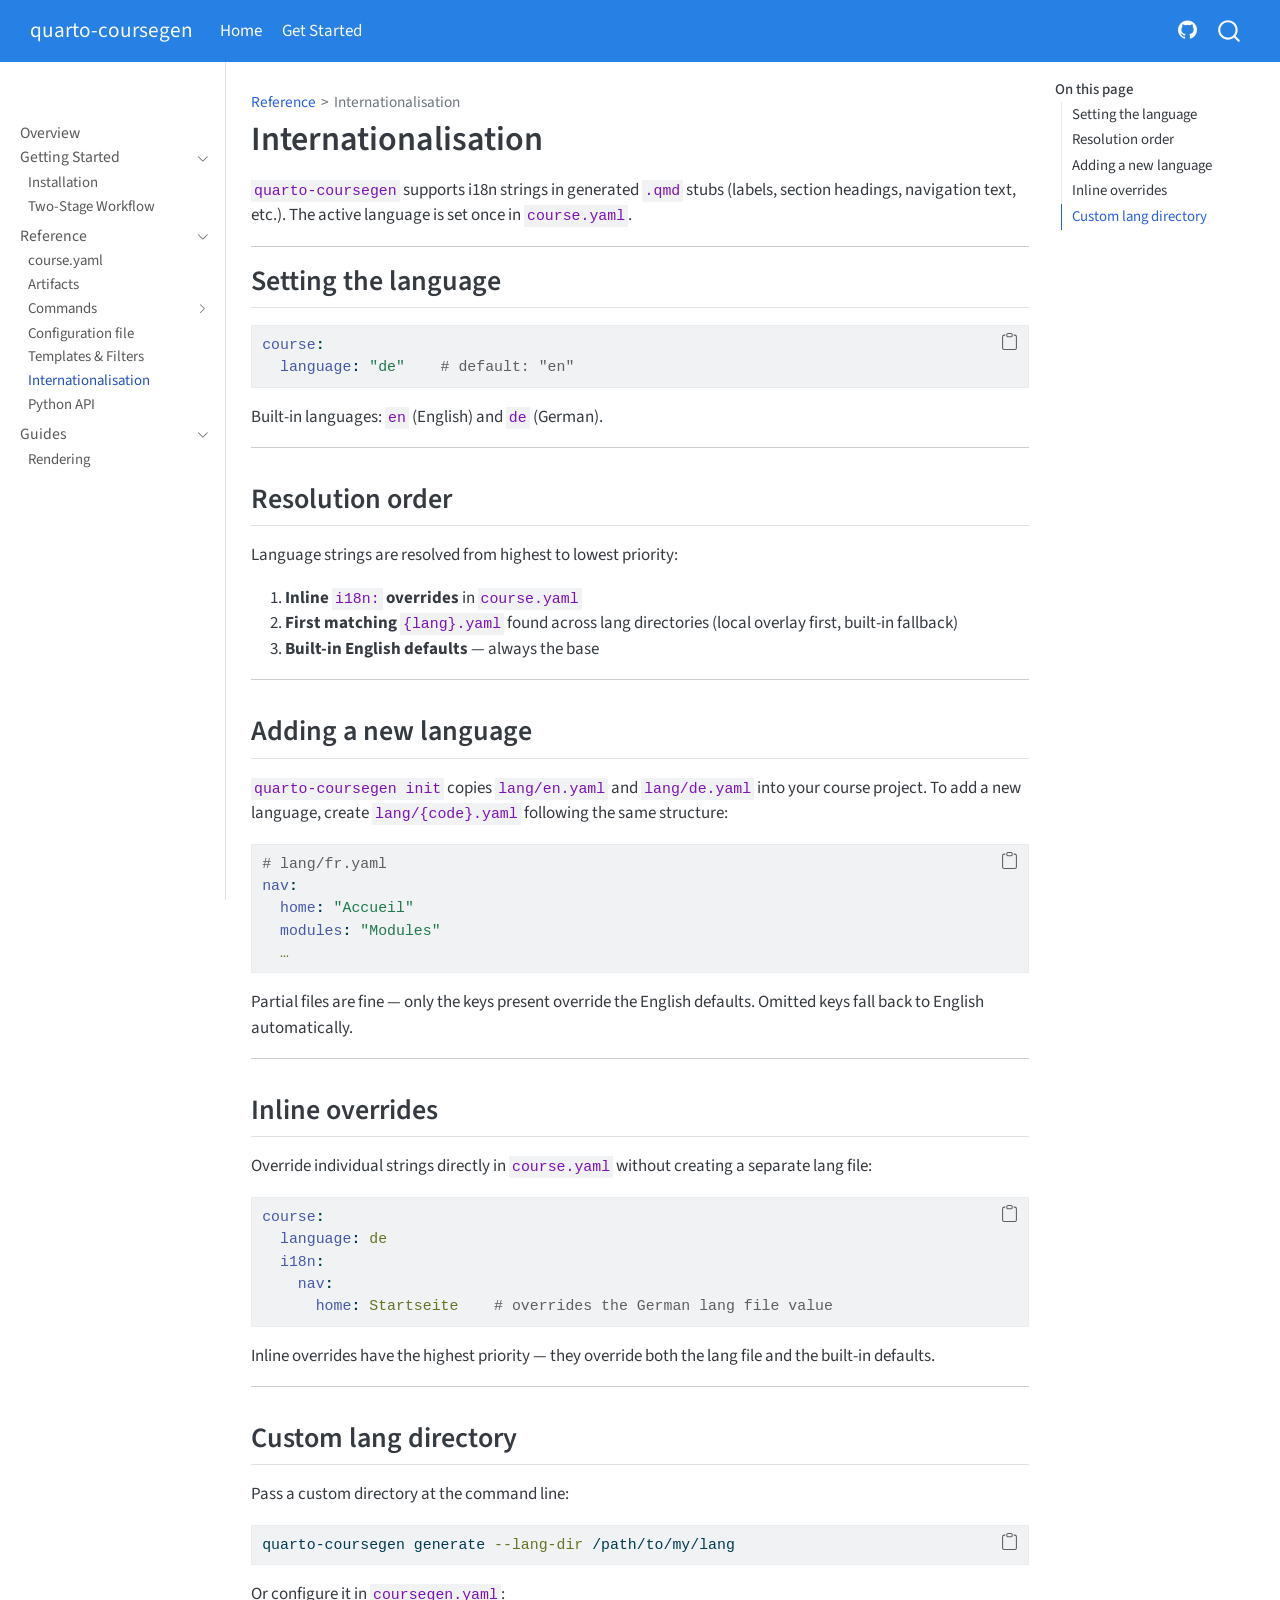
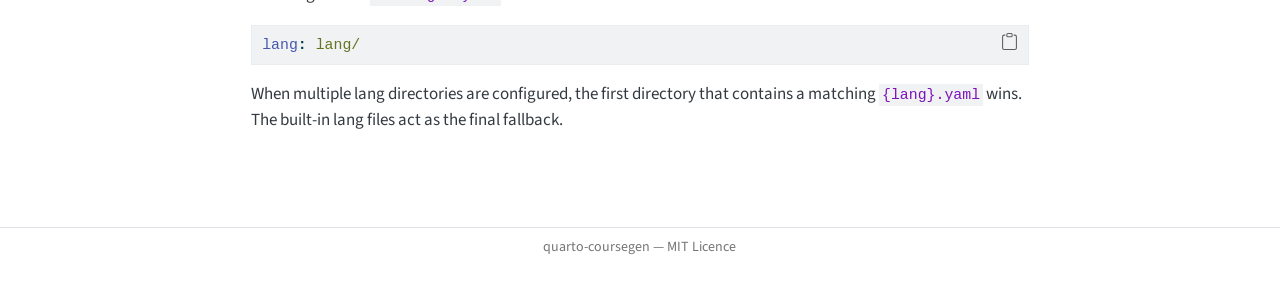
<file: docs/i18n.html>
<!DOCTYPE html>
<html xmlns="http://www.w3.org/1999/xhtml" lang="en" xml:lang="en"><head>

<meta charset="utf-8">
<meta name="generator" content="quarto-1.9.36">

<meta name="viewport" content="width=device-width, initial-scale=1.0, user-scalable=yes">


<title>Internationalisation – quarto-coursegen</title>
<style>
/* Default styles provided by pandoc.
** See https://pandoc.org/MANUAL.html#variables-for-html for config info.
*/
code{white-space: pre-wrap;}
span.smallcaps{font-variant: small-caps;}
div.columns{display: flex; gap: min(4vw, 1.5em);}
div.column{flex: auto; overflow-x: auto;}
div.hanging-indent{margin-left: 1.5em; text-indent: -1.5em;}
ul.task-list{list-style: none;}
ul.task-list li input[type="checkbox"] {
  width: 0.8em;
  margin: 0 0.8em 0.2em -1em; /* quarto-specific, see https://github.com/quarto-dev/quarto-cli/issues/4556 */ 
  vertical-align: middle;
}
/* CSS for syntax highlighting */
html { -webkit-text-size-adjust: 100%; }
pre > code.sourceCode { white-space: pre; position: relative; }
pre > code.sourceCode > span { display: inline-block; line-height: 1.25; }
pre > code.sourceCode > span:empty { height: 1.2em; }
.sourceCode { overflow: visible; }
code.sourceCode > span { color: inherit; text-decoration: inherit; }
div.sourceCode { margin: 1em 0; }
pre.sourceCode { margin: 0; }
@media screen {
div.sourceCode { overflow: auto; }
}
@media print {
pre > code.sourceCode { white-space: pre-wrap; }
pre > code.sourceCode > span { text-indent: -5em; padding-left: 5em; }
}
pre.numberSource code
  { counter-reset: source-line 0; }
pre.numberSource code > span
  { position: relative; left: -4em; counter-increment: source-line; }
pre.numberSource code > span > a:first-child::before
  { content: counter(source-line);
    position: relative; left: -1em; text-align: right; vertical-align: baseline;
    border: none; display: inline-block;
    -webkit-touch-callout: none; -webkit-user-select: none;
    -khtml-user-select: none; -moz-user-select: none;
    -ms-user-select: none; user-select: none;
    padding: 0 4px; width: 4em;
  }
pre.numberSource { margin-left: 3em;  padding-left: 4px; }
div.sourceCode
  {   }
@media screen {
pre > code.sourceCode > span > a:first-child::before { text-decoration: underline; }
}
</style>


<script src="site_libs/quarto-nav/quarto-nav.js"></script>
<script src="site_libs/quarto-nav/headroom.min.js"></script>
<script src="site_libs/clipboard/clipboard.min.js"></script>
<script src="site_libs/quarto-search/autocomplete.umd.js"></script>
<script src="site_libs/quarto-search/fuse.min.js"></script>
<script src="site_libs/quarto-search/quarto-search.js"></script>
<meta name="quarto:offset" content="./">
<script src="site_libs/quarto-html/quarto.js" type="module"></script>
<script src="site_libs/quarto-html/tabsets/tabsets.js" type="module"></script>
<script src="site_libs/quarto-html/popper.min.js"></script>
<script src="site_libs/quarto-html/tippy.umd.min.js"></script>
<script src="site_libs/quarto-html/anchor.min.js"></script>
<link href="site_libs/quarto-html/tippy.css" rel="stylesheet">
<link href="site_libs/quarto-html/quarto-syntax-highlighting-845c23b38eaddc0f92fda52bfe77a8c8.css" rel="stylesheet" id="quarto-text-highlighting-styles">
<script src="site_libs/bootstrap/bootstrap.min.js"></script>
<link href="site_libs/bootstrap/bootstrap-icons.css" rel="stylesheet">
<link href="site_libs/bootstrap/bootstrap-201b2add8695f569d26c246ec130154e.min.css" rel="stylesheet" append-hash="true" id="quarto-bootstrap" data-mode="light">
<script id="quarto-search-options" type="application/json">{
  "location": "navbar",
  "copy-button": false,
  "collapse-after": 3,
  "panel-placement": "end",
  "type": "overlay",
  "limit": 50,
  "keyboard-shortcut": [
    "f",
    "/",
    "s"
  ],
  "show-item-context": false,
  "language": {
    "search-no-results-text": "No results",
    "search-matching-documents-text": "matching documents",
    "search-copy-link-title": "Copy link to search",
    "search-hide-matches-text": "Hide additional matches",
    "search-more-match-text": "more match in this document",
    "search-more-matches-text": "more matches in this document",
    "search-clear-button-title": "Clear",
    "search-text-placeholder": "",
    "search-detached-cancel-button-title": "Cancel",
    "search-submit-button-title": "Submit",
    "search-label": "Search"
  }
}</script>


</head>

<body class="nav-sidebar docked nav-fixed quarto-light">

<div id="quarto-search-results"></div>
  <header id="quarto-header" class="headroom fixed-top">
    <nav class="navbar navbar-expand-lg " data-bs-theme="dark">
      <div class="navbar-container container-fluid">
      <div class="navbar-brand-container mx-auto">
    <a class="navbar-brand" href="./index.html">
    <span class="navbar-title">quarto-coursegen</span>
    </a>
  </div>
            <div id="quarto-search" class="" title="Search"></div>
          <button class="navbar-toggler" type="button" data-bs-toggle="collapse" data-bs-target="#navbarCollapse" aria-controls="navbarCollapse" role="menu" aria-expanded="false" aria-label="Toggle navigation" onclick="if (window.quartoToggleHeadroom) { window.quartoToggleHeadroom(); }">
  <span class="navbar-toggler-icon"></span>
</button>
          <div class="collapse navbar-collapse" id="navbarCollapse">
            <ul class="navbar-nav navbar-nav-scroll me-auto">
  <li class="nav-item">
    <a class="nav-link active" href="./index.html" aria-current="page"> 
<span class="menu-text">Home</span></a>
  </li>  
  <li class="nav-item">
    <a class="nav-link" href="./installation.html"> 
<span class="menu-text">Get Started</span></a>
  </li>  
</ul>
            <ul class="navbar-nav navbar-nav-scroll ms-auto">
  <li class="nav-item compact">
    <a class="nav-link" href="https://github.com/xylomorph/quarto-coursegen"> <i class="bi bi-github" role="img" aria-label="GitHub">
</i> 
<span class="menu-text"></span></a>
  </li>  
</ul>
          </div> <!-- /navcollapse -->
            <div class="quarto-navbar-tools">
</div>
      </div> <!-- /container-fluid -->
    </nav>
  <nav class="quarto-secondary-nav">
    <div class="container-fluid d-flex">
      <button type="button" class="quarto-btn-toggle btn" data-bs-toggle="collapse" role="button" data-bs-target=".quarto-sidebar-collapse-item" aria-controls="quarto-sidebar" aria-expanded="false" aria-label="Toggle sidebar navigation" onclick="if (window.quartoToggleHeadroom) { window.quartoToggleHeadroom(); }">
        <i class="bi bi-layout-text-sidebar-reverse"></i>
      </button>
        <nav class="quarto-page-breadcrumbs" aria-label="breadcrumb"><ol class="breadcrumb"><li class="breadcrumb-item"><a href="./course-yaml.html">Reference</a></li><li class="breadcrumb-item"><a href="./i18n.html">Internationalisation</a></li></ol></nav>
        <a class="flex-grow-1" role="navigation" data-bs-toggle="collapse" data-bs-target=".quarto-sidebar-collapse-item" aria-controls="quarto-sidebar" aria-expanded="false" aria-label="Toggle sidebar navigation" onclick="if (window.quartoToggleHeadroom) { window.quartoToggleHeadroom(); }">      
        </a>
      <button type="button" class="btn quarto-search-button" aria-label="Search" onclick="window.quartoOpenSearch();">
        <i class="bi bi-search"></i>
      </button>
    </div>
  </nav>
</header>
<!-- content -->
<div id="quarto-content" class="quarto-container page-columns page-rows-contents page-layout-article page-navbar">
<!-- sidebar -->
  <nav id="quarto-sidebar" class="sidebar collapse collapse-horizontal quarto-sidebar-collapse-item sidebar-navigation docked overflow-auto">
        <div class="mt-2 flex-shrink-0 align-items-center">
        <div class="sidebar-search">
        <div id="quarto-search" class="" title="Search"></div>
        </div>
        </div>
    <div class="sidebar-menu-container"> 
    <ul class="list-unstyled mt-1">
        <li class="sidebar-item">
  <div class="sidebar-item-container"> 
  <a href="./index.html" class="sidebar-item-text sidebar-link">
 <span class="menu-text">Overview</span></a>
  </div>
</li>
        <li class="sidebar-item sidebar-item-section">
      <div class="sidebar-item-container"> 
            <a class="sidebar-item-text sidebar-link text-start" data-bs-toggle="collapse" data-bs-target="#quarto-sidebar-section-1" role="navigation" aria-expanded="true">
 <span class="menu-text">Getting Started</span></a>
          <a class="sidebar-item-toggle text-start" data-bs-toggle="collapse" data-bs-target="#quarto-sidebar-section-1" role="navigation" aria-expanded="true" aria-label="Toggle section">
            <i class="bi bi-chevron-right ms-2"></i>
          </a> 
      </div>
      <ul id="quarto-sidebar-section-1" class="collapse list-unstyled sidebar-section depth1 show">  
          <li class="sidebar-item">
  <div class="sidebar-item-container"> 
  <a href="./installation.html" class="sidebar-item-text sidebar-link">
 <span class="menu-text">Installation</span></a>
  </div>
</li>
          <li class="sidebar-item">
  <div class="sidebar-item-container"> 
  <a href="./workflow.html" class="sidebar-item-text sidebar-link">
 <span class="menu-text">Two-Stage Workflow</span></a>
  </div>
</li>
      </ul>
  </li>
        <li class="sidebar-item sidebar-item-section">
      <div class="sidebar-item-container"> 
            <a class="sidebar-item-text sidebar-link text-start" data-bs-toggle="collapse" data-bs-target="#quarto-sidebar-section-2" role="navigation" aria-expanded="true">
 <span class="menu-text">Reference</span></a>
          <a class="sidebar-item-toggle text-start" data-bs-toggle="collapse" data-bs-target="#quarto-sidebar-section-2" role="navigation" aria-expanded="true" aria-label="Toggle section">
            <i class="bi bi-chevron-right ms-2"></i>
          </a> 
      </div>
      <ul id="quarto-sidebar-section-2" class="collapse list-unstyled sidebar-section depth1 show">  
          <li class="sidebar-item">
  <div class="sidebar-item-container"> 
  <a href="./course-yaml.html" class="sidebar-item-text sidebar-link">
 <span class="menu-text">course.yaml</span></a>
  </div>
</li>
          <li class="sidebar-item">
  <div class="sidebar-item-container"> 
  <a href="./artifacts.html" class="sidebar-item-text sidebar-link">
 <span class="menu-text">Artifacts</span></a>
  </div>
</li>
          <li class="sidebar-item sidebar-item-section">
      <div class="sidebar-item-container"> 
            <a class="sidebar-item-text sidebar-link text-start collapsed" data-bs-toggle="collapse" data-bs-target="#quarto-sidebar-section-3" role="navigation" aria-expanded="false">
 <span class="menu-text">Commands</span></a>
          <a class="sidebar-item-toggle text-start collapsed" data-bs-toggle="collapse" data-bs-target="#quarto-sidebar-section-3" role="navigation" aria-expanded="false" aria-label="Toggle section">
            <i class="bi bi-chevron-right ms-2"></i>
          </a> 
      </div>
      <ul id="quarto-sidebar-section-3" class="collapse list-unstyled sidebar-section depth2 ">  
          <li class="sidebar-item">
  <div class="sidebar-item-container"> 
  <a href="./commands/init.html" class="sidebar-item-text sidebar-link">
 <span class="menu-text">init</span></a>
  </div>
</li>
          <li class="sidebar-item">
  <div class="sidebar-item-container"> 
  <a href="./commands/generate.html" class="sidebar-item-text sidebar-link">
 <span class="menu-text">generate</span></a>
  </div>
</li>
      </ul>
  </li>
          <li class="sidebar-item">
  <div class="sidebar-item-container"> 
  <a href="./configuration.html" class="sidebar-item-text sidebar-link">
 <span class="menu-text">Configuration file</span></a>
  </div>
</li>
          <li class="sidebar-item">
  <div class="sidebar-item-container"> 
  <a href="./templates.html" class="sidebar-item-text sidebar-link">
 <span class="menu-text">Templates &amp; Filters</span></a>
  </div>
</li>
          <li class="sidebar-item">
  <div class="sidebar-item-container"> 
  <a href="./i18n.html" class="sidebar-item-text sidebar-link active">
 <span class="menu-text">Internationalisation</span></a>
  </div>
</li>
          <li class="sidebar-item">
  <div class="sidebar-item-container"> 
  <a href="./python-api.html" class="sidebar-item-text sidebar-link">
 <span class="menu-text">Python API</span></a>
  </div>
</li>
      </ul>
  </li>
        <li class="sidebar-item sidebar-item-section">
      <div class="sidebar-item-container"> 
            <a class="sidebar-item-text sidebar-link text-start" data-bs-toggle="collapse" data-bs-target="#quarto-sidebar-section-4" role="navigation" aria-expanded="true">
 <span class="menu-text">Guides</span></a>
          <a class="sidebar-item-toggle text-start" data-bs-toggle="collapse" data-bs-target="#quarto-sidebar-section-4" role="navigation" aria-expanded="true" aria-label="Toggle section">
            <i class="bi bi-chevron-right ms-2"></i>
          </a> 
      </div>
      <ul id="quarto-sidebar-section-4" class="collapse list-unstyled sidebar-section depth1 show">  
          <li class="sidebar-item">
  <div class="sidebar-item-container"> 
  <a href="./rendering.html" class="sidebar-item-text sidebar-link">
 <span class="menu-text">Rendering</span></a>
  </div>
</li>
      </ul>
  </li>
    </ul>
    </div>
</nav>
<div id="quarto-sidebar-glass" class="quarto-sidebar-collapse-item" data-bs-toggle="collapse" data-bs-target=".quarto-sidebar-collapse-item"></div>
<!-- margin-sidebar -->
    <div id="quarto-margin-sidebar" class="sidebar margin-sidebar">
        <nav id="TOC" role="doc-toc" class="toc-active">
    <h2 id="toc-title">On this page</h2>
   
  <ul>
  <li><a href="#setting-the-language" id="toc-setting-the-language" class="nav-link active" data-scroll-target="#setting-the-language">Setting the language</a></li>
  <li><a href="#resolution-order" id="toc-resolution-order" class="nav-link" data-scroll-target="#resolution-order">Resolution order</a></li>
  <li><a href="#adding-a-new-language" id="toc-adding-a-new-language" class="nav-link" data-scroll-target="#adding-a-new-language">Adding a new language</a></li>
  <li><a href="#inline-overrides" id="toc-inline-overrides" class="nav-link" data-scroll-target="#inline-overrides">Inline overrides</a></li>
  <li><a href="#custom-lang-directory" id="toc-custom-lang-directory" class="nav-link" data-scroll-target="#custom-lang-directory">Custom lang directory</a></li>
  </ul>
</nav>
    </div>
<!-- main -->
<main class="content" id="quarto-document-content">

<header id="title-block-header" class="quarto-title-block default"><nav class="quarto-page-breadcrumbs quarto-title-breadcrumbs d-none d-lg-block" aria-label="breadcrumb"><ol class="breadcrumb"><li class="breadcrumb-item"><a href="./course-yaml.html">Reference</a></li><li class="breadcrumb-item"><a href="./i18n.html">Internationalisation</a></li></ol></nav>
<div class="quarto-title">
<h1 class="title">Internationalisation</h1>
</div>



<div class="quarto-title-meta">

    
  
    
  </div>
  


</header>


<p><code>quarto-coursegen</code> supports i18n strings in generated <code>.qmd</code> stubs (labels, section headings, navigation text, etc.). The active language is set once in <code>course.yaml</code>.</p>
<hr>
<section id="setting-the-language" class="level2">
<h2 class="anchored" data-anchor-id="setting-the-language">Setting the language</h2>
<div class="code-copy-outer-scaffold"><div class="sourceCode" id="cb1"><pre class="sourceCode yaml code-with-copy"><code class="sourceCode yaml"><span id="cb1-1"><a href="#cb1-1" aria-hidden="true" tabindex="-1"></a><span class="fu">course</span><span class="kw">:</span></span>
<span id="cb1-2"><a href="#cb1-2" aria-hidden="true" tabindex="-1"></a><span class="at">  </span><span class="fu">language</span><span class="kw">:</span><span class="at"> </span><span class="st">"de"</span><span class="co">    # default: "en"</span></span></code></pre></div><button title="Copy to Clipboard" class="code-copy-button"><i class="bi"></i></button></div>
<p>Built-in languages: <strong><code>en</code></strong> (English) and <strong><code>de</code></strong> (German).</p>
<hr>
</section>
<section id="resolution-order" class="level2">
<h2 class="anchored" data-anchor-id="resolution-order">Resolution order</h2>
<p>Language strings are resolved from highest to lowest priority:</p>
<ol type="1">
<li><strong>Inline <code>i18n:</code> overrides</strong> in <code>course.yaml</code></li>
<li><strong>First matching <code>{lang}.yaml</code></strong> found across lang directories (local overlay first, built-in fallback)</li>
<li><strong>Built-in English defaults</strong> — always the base</li>
</ol>
<hr>
</section>
<section id="adding-a-new-language" class="level2">
<h2 class="anchored" data-anchor-id="adding-a-new-language">Adding a new language</h2>
<p><code>quarto-coursegen init</code> copies <code>lang/en.yaml</code> and <code>lang/de.yaml</code> into your course project. To add a new language, create <code>lang/{code}.yaml</code> following the same structure:</p>
<div class="code-copy-outer-scaffold"><div class="sourceCode" id="cb2"><pre class="sourceCode yaml code-with-copy"><code class="sourceCode yaml"><span id="cb2-1"><a href="#cb2-1" aria-hidden="true" tabindex="-1"></a><span class="co"># lang/fr.yaml</span></span>
<span id="cb2-2"><a href="#cb2-2" aria-hidden="true" tabindex="-1"></a><span class="fu">nav</span><span class="kw">:</span></span>
<span id="cb2-3"><a href="#cb2-3" aria-hidden="true" tabindex="-1"></a><span class="at">  </span><span class="fu">home</span><span class="kw">:</span><span class="at"> </span><span class="st">"Accueil"</span></span>
<span id="cb2-4"><a href="#cb2-4" aria-hidden="true" tabindex="-1"></a><span class="at">  </span><span class="fu">modules</span><span class="kw">:</span><span class="at"> </span><span class="st">"Modules"</span></span>
<span id="cb2-5"><a href="#cb2-5" aria-hidden="true" tabindex="-1"></a><span class="at">  …</span></span></code></pre></div><button title="Copy to Clipboard" class="code-copy-button"><i class="bi"></i></button></div>
<p>Partial files are fine — only the keys present override the English defaults. Omitted keys fall back to English automatically.</p>
<hr>
</section>
<section id="inline-overrides" class="level2">
<h2 class="anchored" data-anchor-id="inline-overrides">Inline overrides</h2>
<p>Override individual strings directly in <code>course.yaml</code> without creating a separate lang file:</p>
<div class="code-copy-outer-scaffold"><div class="sourceCode" id="cb3"><pre class="sourceCode yaml code-with-copy"><code class="sourceCode yaml"><span id="cb3-1"><a href="#cb3-1" aria-hidden="true" tabindex="-1"></a><span class="fu">course</span><span class="kw">:</span></span>
<span id="cb3-2"><a href="#cb3-2" aria-hidden="true" tabindex="-1"></a><span class="at">  </span><span class="fu">language</span><span class="kw">:</span><span class="at"> de</span></span>
<span id="cb3-3"><a href="#cb3-3" aria-hidden="true" tabindex="-1"></a><span class="at">  </span><span class="fu">i18n</span><span class="kw">:</span></span>
<span id="cb3-4"><a href="#cb3-4" aria-hidden="true" tabindex="-1"></a><span class="at">    </span><span class="fu">nav</span><span class="kw">:</span></span>
<span id="cb3-5"><a href="#cb3-5" aria-hidden="true" tabindex="-1"></a><span class="at">      </span><span class="fu">home</span><span class="kw">:</span><span class="at"> Startseite</span><span class="co">    # overrides the German lang file value</span></span></code></pre></div><button title="Copy to Clipboard" class="code-copy-button"><i class="bi"></i></button></div>
<p>Inline overrides have the highest priority — they override both the lang file and the built-in defaults.</p>
<hr>
</section>
<section id="custom-lang-directory" class="level2">
<h2 class="anchored" data-anchor-id="custom-lang-directory">Custom lang directory</h2>
<p>Pass a custom directory at the command line:</p>
<div class="code-copy-outer-scaffold"><div class="sourceCode" id="cb4"><pre class="sourceCode bash code-with-copy"><code class="sourceCode bash"><span id="cb4-1"><a href="#cb4-1" aria-hidden="true" tabindex="-1"></a><span class="ex">quarto-coursegen</span> generate <span class="at">--lang-dir</span> /path/to/my/lang</span></code></pre></div><button title="Copy to Clipboard" class="code-copy-button"><i class="bi"></i></button></div>
<p>Or configure it in <code>coursegen.yaml</code>:</p>
<div class="code-copy-outer-scaffold"><div class="sourceCode" id="cb5"><pre class="sourceCode yaml code-with-copy"><code class="sourceCode yaml"><span id="cb5-1"><a href="#cb5-1" aria-hidden="true" tabindex="-1"></a><span class="fu">lang</span><span class="kw">:</span><span class="at"> lang/</span></span></code></pre></div><button title="Copy to Clipboard" class="code-copy-button"><i class="bi"></i></button></div>
<p>When multiple lang directories are configured, the first directory that contains a matching <code>{lang}.yaml</code> wins. The built-in lang files act as the final fallback.</p>


</section>

</main> <!-- /main -->
<script id="quarto-html-after-body" type="application/javascript">
  window.document.addEventListener("DOMContentLoaded", function (event) {
    const icon = "";
    const anchorJS = new window.AnchorJS();
    anchorJS.options = {
      placement: 'right',
      icon: icon
    };
    anchorJS.add('.anchored');
    const isCodeAnnotation = (el) => {
      for (const clz of el.classList) {
        if (clz.startsWith('code-annotation-')) {                     
          return true;
        }
      }
      return false;
    }
    const onCopySuccess = function(e) {
      // button target
      const button = e.trigger;
      // don't keep focus
      button.blur();
      // flash "checked"
      button.classList.add('code-copy-button-checked');
      var currentTitle = button.getAttribute("title");
      button.setAttribute("title", "Copied!");
      let tooltip;
      if (window.bootstrap) {
        button.setAttribute("data-bs-toggle", "tooltip");
        button.setAttribute("data-bs-placement", "left");
        button.setAttribute("data-bs-title", "Copied!");
        tooltip = new bootstrap.Tooltip(button, 
          { trigger: "manual", 
            customClass: "code-copy-button-tooltip",
            offset: [0, -8]});
        tooltip.show();    
      }
      setTimeout(function() {
        if (tooltip) {
          tooltip.hide();
          button.removeAttribute("data-bs-title");
          button.removeAttribute("data-bs-toggle");
          button.removeAttribute("data-bs-placement");
        }
        button.setAttribute("title", currentTitle);
        button.classList.remove('code-copy-button-checked');
      }, 1000);
      // clear code selection
      e.clearSelection();
    }
    const getTextToCopy = function(trigger) {
      const outerScaffold = trigger.parentElement.cloneNode(true);
      const codeEl = outerScaffold.querySelector('code');
      for (const childEl of codeEl.children) {
        if (isCodeAnnotation(childEl)) {
          childEl.remove();
        }
      }
      return codeEl.innerText;
    }
    const clipboard = new window.ClipboardJS('.code-copy-button:not([data-in-quarto-modal])', {
      text: getTextToCopy
    });
    clipboard.on('success', onCopySuccess);
    if (window.document.getElementById('quarto-embedded-source-code-modal')) {
      const clipboardModal = new window.ClipboardJS('.code-copy-button[data-in-quarto-modal]', {
        text: getTextToCopy,
        container: window.document.getElementById('quarto-embedded-source-code-modal')
      });
      clipboardModal.on('success', onCopySuccess);
    }
      var localhostRegex = new RegExp(/^(?:http|https):\/\/localhost\:?[0-9]*\//);
      var mailtoRegex = new RegExp(/^mailto:/);
        var filterRegex = new RegExp('/' + window.location.host + '/');
      var isInternal = (href) => {
          return filterRegex.test(href) || localhostRegex.test(href) || mailtoRegex.test(href);
      }
      // Inspect non-navigation links and adorn them if external
     var links = window.document.querySelectorAll('a[href]:not(.nav-link):not(.navbar-brand):not(.toc-action):not(.sidebar-link):not(.sidebar-item-toggle):not(.pagination-link):not(.no-external):not([aria-hidden]):not(.dropdown-item):not(.quarto-navigation-tool):not(.about-link)');
      for (var i=0; i<links.length; i++) {
        const link = links[i];
        if (!isInternal(link.href)) {
          // undo the damage that might have been done by quarto-nav.js in the case of
          // links that we want to consider external
          if (link.dataset.originalHref !== undefined) {
            link.href = link.dataset.originalHref;
          }
        }
      }
    function tippyHover(el, contentFn, onTriggerFn, onUntriggerFn) {
      const config = {
        allowHTML: true,
        maxWidth: 500,
        delay: 100,
        arrow: false,
        appendTo: function(el) {
            return el.parentElement;
        },
        interactive: true,
        interactiveBorder: 10,
        theme: 'quarto',
        placement: 'bottom-start',
      };
      if (contentFn) {
        config.content = contentFn;
      }
      if (onTriggerFn) {
        config.onTrigger = onTriggerFn;
      }
      if (onUntriggerFn) {
        config.onUntrigger = onUntriggerFn;
      }
      window.tippy(el, config); 
    }
    const noterefs = window.document.querySelectorAll('a[role="doc-noteref"]');
    for (var i=0; i<noterefs.length; i++) {
      const ref = noterefs[i];
      tippyHover(ref, function() {
        // use id or data attribute instead here
        let href = ref.getAttribute('data-footnote-href') || ref.getAttribute('href');
        try { href = new URL(href).hash; } catch {}
        const id = href.replace(/^#\/?/, "");
        const note = window.document.getElementById(id);
        if (note) {
          return note.innerHTML;
        } else {
          return "";
        }
      });
    }
    const xrefs = window.document.querySelectorAll('a.quarto-xref');
    const processXRef = (id, note) => {
      // Strip column container classes
      const stripColumnClz = (el) => {
        el.classList.remove("page-full", "page-columns");
        if (el.children) {
          for (const child of el.children) {
            stripColumnClz(child);
          }
        }
      }
      stripColumnClz(note)
      if (id === null || id.startsWith('sec-')) {
        // Special case sections, only their first couple elements
        const container = document.createElement("div");
        if (note.children && note.children.length > 2) {
          container.appendChild(note.children[0].cloneNode(true));
          for (let i = 1; i < note.children.length; i++) {
            const child = note.children[i];
            if (child.tagName === "P" && child.innerText === "") {
              continue;
            } else {
              container.appendChild(child.cloneNode(true));
              break;
            }
          }
          if (window.Quarto?.typesetMath) {
            window.Quarto.typesetMath(container);
          }
          return container.innerHTML
        } else {
          if (window.Quarto?.typesetMath) {
            window.Quarto.typesetMath(note);
          }
          return note.innerHTML;
        }
      } else {
        // Remove any anchor links if they are present
        const anchorLink = note.querySelector('a.anchorjs-link');
        if (anchorLink) {
          anchorLink.remove();
        }
        if (window.Quarto?.typesetMath) {
          window.Quarto.typesetMath(note);
        }
        if (note.classList.contains("callout")) {
          return note.outerHTML;
        } else {
          return note.innerHTML;
        }
      }
    }
    for (var i=0; i<xrefs.length; i++) {
      const xref = xrefs[i];
      tippyHover(xref, undefined, function(instance) {
        instance.disable();
        let url = xref.getAttribute('href');
        let hash = undefined; 
        if (url.startsWith('#')) {
          hash = url;
        } else {
          try { hash = new URL(url).hash; } catch {}
        }
        if (hash) {
          const id = hash.replace(/^#\/?/, "");
          const note = window.document.getElementById(id);
          if (note !== null) {
            try {
              const html = processXRef(id, note.cloneNode(true));
              instance.setContent(html);
            } finally {
              instance.enable();
              instance.show();
            }
          } else {
            // See if we can fetch this
            fetch(url.split('#')[0])
            .then(res => res.text())
            .then(html => {
              const parser = new DOMParser();
              const htmlDoc = parser.parseFromString(html, "text/html");
              const note = htmlDoc.getElementById(id);
              if (note !== null) {
                const html = processXRef(id, note);
                instance.setContent(html);
              } 
            }).finally(() => {
              instance.enable();
              instance.show();
            });
          }
        } else {
          // See if we can fetch a full url (with no hash to target)
          // This is a special case and we should probably do some content thinning / targeting
          fetch(url)
          .then(res => res.text())
          .then(html => {
            const parser = new DOMParser();
            const htmlDoc = parser.parseFromString(html, "text/html");
            const note = htmlDoc.querySelector('main.content');
            if (note !== null) {
              // This should only happen for chapter cross references
              // (since there is no id in the URL)
              // remove the first header
              if (note.children.length > 0 && note.children[0].tagName === "HEADER") {
                note.children[0].remove();
              }
              const html = processXRef(null, note);
              instance.setContent(html);
            } 
          }).finally(() => {
            instance.enable();
            instance.show();
          });
        }
      }, function(instance) {
      });
    }
        let selectedAnnoteEl;
        const selectorForAnnotation = ( cell, annotation) => {
          let cellAttr = 'data-code-cell="' + cell + '"';
          let lineAttr = 'data-code-annotation="' +  annotation + '"';
          const selector = 'span[' + cellAttr + '][' + lineAttr + ']';
          return selector;
        }
        const selectCodeLines = (annoteEl) => {
          const doc = window.document;
          const targetCell = annoteEl.getAttribute("data-target-cell");
          const targetAnnotation = annoteEl.getAttribute("data-target-annotation");
          const annoteSpan = window.document.querySelector(selectorForAnnotation(targetCell, targetAnnotation));
          const lines = annoteSpan.getAttribute("data-code-lines").split(",");
          const lineIds = lines.map((line) => {
            return targetCell + "-" + line;
          })
          let top = null;
          let height = null;
          let parent = null;
          if (lineIds.length > 0) {
              //compute the position of the single el (top and bottom and make a div)
              const el = window.document.getElementById(lineIds[0]);
              top = el.offsetTop;
              height = el.offsetHeight;
              parent = el.parentElement.parentElement;
            if (lineIds.length > 1) {
              const lastEl = window.document.getElementById(lineIds[lineIds.length - 1]);
              const bottom = lastEl.offsetTop + lastEl.offsetHeight;
              height = bottom - top;
            }
            if (top !== null && height !== null && parent !== null) {
              // cook up a div (if necessary) and position it 
              let div = window.document.getElementById("code-annotation-line-highlight");
              if (div === null) {
                div = window.document.createElement("div");
                div.setAttribute("id", "code-annotation-line-highlight");
                div.style.position = 'absolute';
                parent.appendChild(div);
              }
              div.style.top = top - 2 + "px";
              div.style.height = height + 4 + "px";
              div.style.left = 0;
              let gutterDiv = window.document.getElementById("code-annotation-line-highlight-gutter");
              if (gutterDiv === null) {
                gutterDiv = window.document.createElement("div");
                gutterDiv.setAttribute("id", "code-annotation-line-highlight-gutter");
                gutterDiv.style.position = 'absolute';
                const codeCell = window.document.getElementById(targetCell);
                const gutter = codeCell.querySelector('.code-annotation-gutter');
                gutter.appendChild(gutterDiv);
              }
              gutterDiv.style.top = top - 2 + "px";
              gutterDiv.style.height = height + 4 + "px";
            }
            selectedAnnoteEl = annoteEl;
          }
        };
        const unselectCodeLines = () => {
          const elementsIds = ["code-annotation-line-highlight", "code-annotation-line-highlight-gutter"];
          elementsIds.forEach((elId) => {
            const div = window.document.getElementById(elId);
            if (div) {
              div.remove();
            }
          });
          selectedAnnoteEl = undefined;
        };
          // Handle positioning of the toggle
      window.addEventListener(
        "resize",
        throttle(() => {
          elRect = undefined;
          if (selectedAnnoteEl) {
            selectCodeLines(selectedAnnoteEl);
          }
        }, 10)
      );
      function throttle(fn, ms) {
      let throttle = false;
      let timer;
        return (...args) => {
          if(!throttle) { // first call gets through
              fn.apply(this, args);
              throttle = true;
          } else { // all the others get throttled
              if(timer) clearTimeout(timer); // cancel #2
              timer = setTimeout(() => {
                fn.apply(this, args);
                timer = throttle = false;
              }, ms);
          }
        };
      }
        // Attach click handler to the DT
        const annoteDls = window.document.querySelectorAll('dt[data-target-cell]');
        for (const annoteDlNode of annoteDls) {
          annoteDlNode.addEventListener('click', (event) => {
            const clickedEl = event.target;
            if (clickedEl !== selectedAnnoteEl) {
              unselectCodeLines();
              const activeEl = window.document.querySelector('dt[data-target-cell].code-annotation-active');
              if (activeEl) {
                activeEl.classList.remove('code-annotation-active');
              }
              selectCodeLines(clickedEl);
              clickedEl.classList.add('code-annotation-active');
            } else {
              // Unselect the line
              unselectCodeLines();
              clickedEl.classList.remove('code-annotation-active');
            }
          });
        }
    const findCites = (el) => {
      const parentEl = el.parentElement;
      if (parentEl) {
        const cites = parentEl.dataset.cites;
        if (cites) {
          return {
            el,
            cites: cites.split(' ')
          };
        } else {
          return findCites(el.parentElement)
        }
      } else {
        return undefined;
      }
    };
    var bibliorefs = window.document.querySelectorAll('a[role="doc-biblioref"]');
    for (var i=0; i<bibliorefs.length; i++) {
      const ref = bibliorefs[i];
      const citeInfo = findCites(ref);
      if (citeInfo) {
        tippyHover(citeInfo.el, function() {
          var popup = window.document.createElement('div');
          citeInfo.cites.forEach(function(cite) {
            var citeDiv = window.document.createElement('div');
            citeDiv.classList.add('hanging-indent');
            citeDiv.classList.add('csl-entry');
            var biblioDiv = window.document.getElementById('ref-' + cite);
            if (biblioDiv) {
              citeDiv.innerHTML = biblioDiv.innerHTML;
            }
            popup.appendChild(citeDiv);
          });
          return popup.innerHTML;
        });
      }
    }
  });
  </script>
</div> <!-- /content -->
<footer class="footer">
  <div class="nav-footer">
    <div class="nav-footer-left">
      &nbsp;
    </div>   
    <div class="nav-footer-center">
<p>quarto-coursegen — MIT Licence</p>
</div>
    <div class="nav-footer-right">
      &nbsp;
    </div>
  </div>
</footer>




</body></html>
</file>
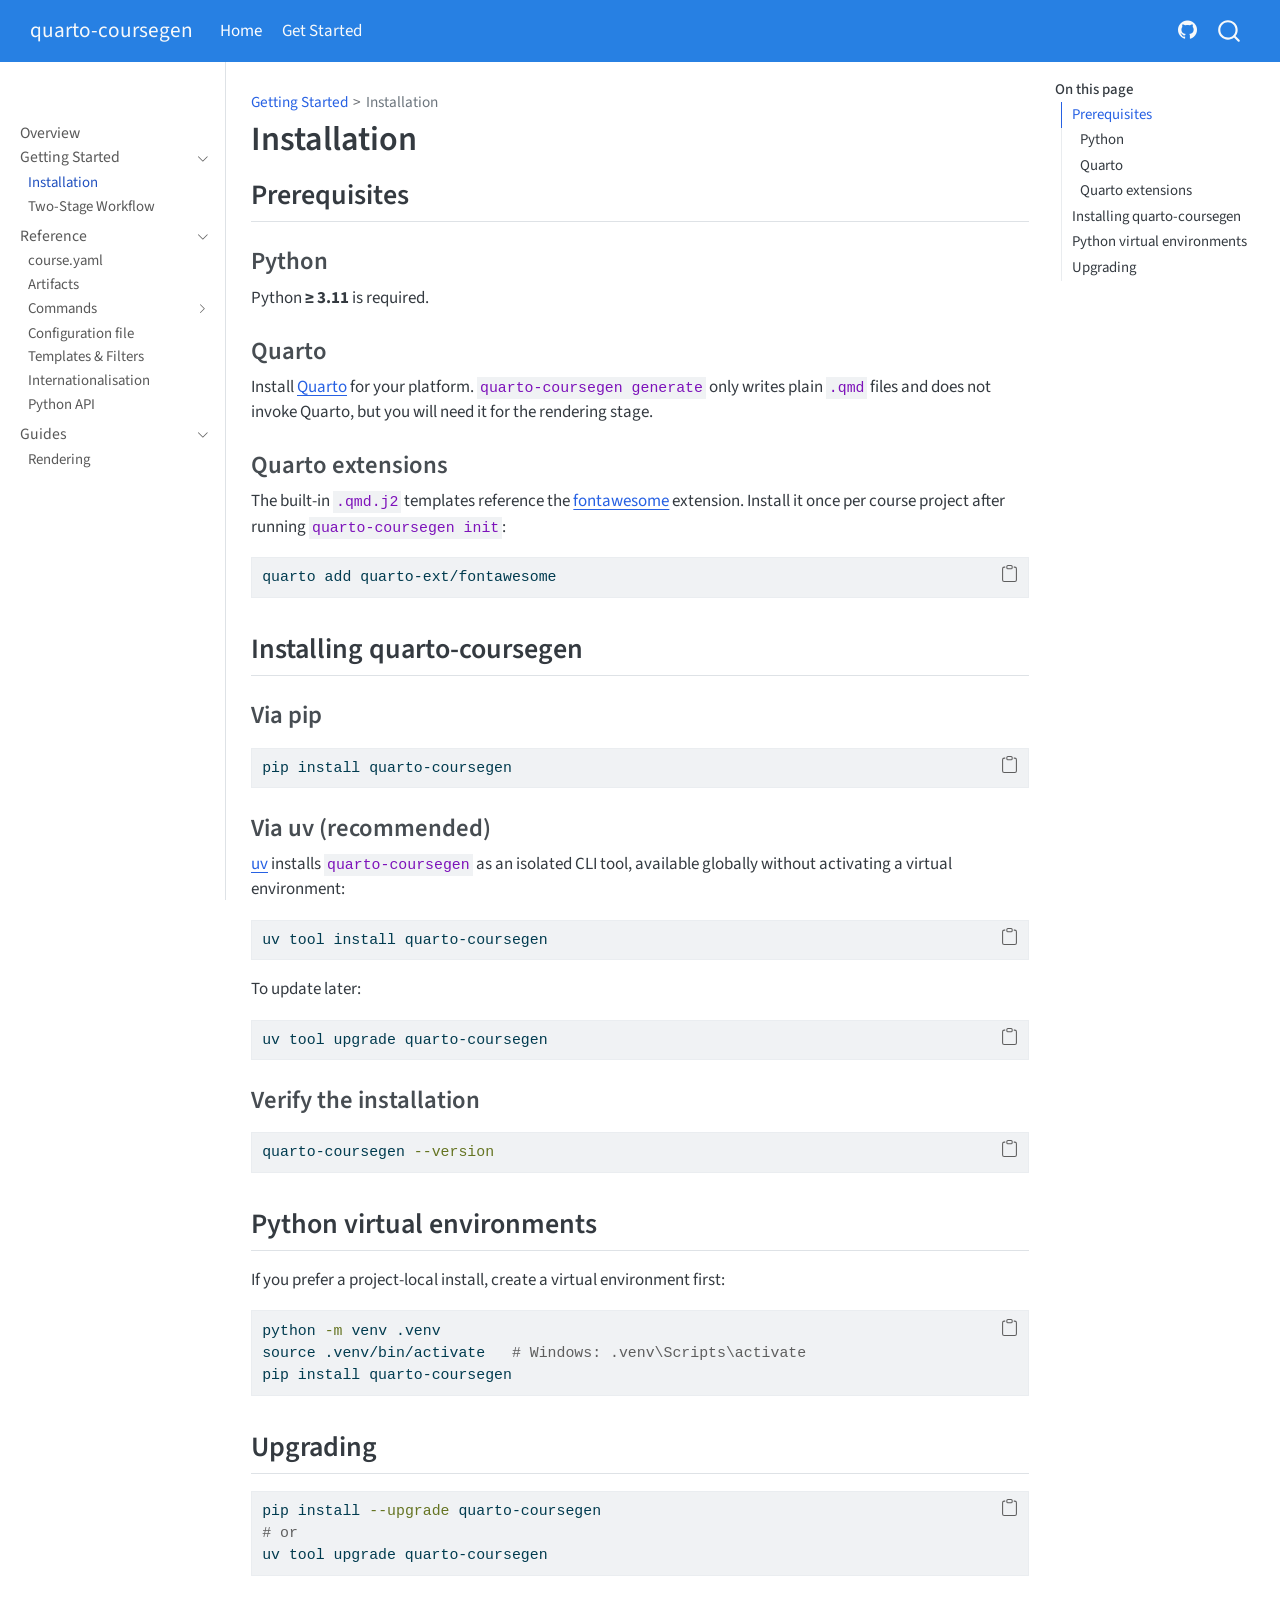
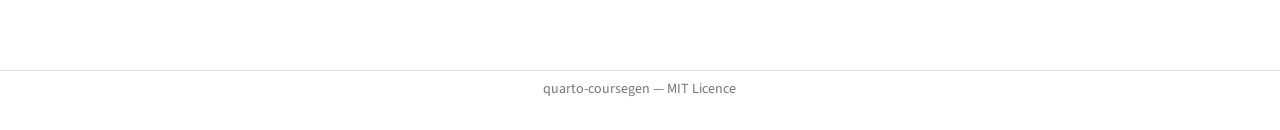
<file: docs/installation.html>
<!DOCTYPE html>
<html xmlns="http://www.w3.org/1999/xhtml" lang="en" xml:lang="en"><head>

<meta charset="utf-8">
<meta name="generator" content="quarto-1.9.36">

<meta name="viewport" content="width=device-width, initial-scale=1.0, user-scalable=yes">


<title>Installation – quarto-coursegen</title>
<style>
/* Default styles provided by pandoc.
** See https://pandoc.org/MANUAL.html#variables-for-html for config info.
*/
code{white-space: pre-wrap;}
span.smallcaps{font-variant: small-caps;}
div.columns{display: flex; gap: min(4vw, 1.5em);}
div.column{flex: auto; overflow-x: auto;}
div.hanging-indent{margin-left: 1.5em; text-indent: -1.5em;}
ul.task-list{list-style: none;}
ul.task-list li input[type="checkbox"] {
  width: 0.8em;
  margin: 0 0.8em 0.2em -1em; /* quarto-specific, see https://github.com/quarto-dev/quarto-cli/issues/4556 */ 
  vertical-align: middle;
}
/* CSS for syntax highlighting */
html { -webkit-text-size-adjust: 100%; }
pre > code.sourceCode { white-space: pre; position: relative; }
pre > code.sourceCode > span { display: inline-block; line-height: 1.25; }
pre > code.sourceCode > span:empty { height: 1.2em; }
.sourceCode { overflow: visible; }
code.sourceCode > span { color: inherit; text-decoration: inherit; }
div.sourceCode { margin: 1em 0; }
pre.sourceCode { margin: 0; }
@media screen {
div.sourceCode { overflow: auto; }
}
@media print {
pre > code.sourceCode { white-space: pre-wrap; }
pre > code.sourceCode > span { text-indent: -5em; padding-left: 5em; }
}
pre.numberSource code
  { counter-reset: source-line 0; }
pre.numberSource code > span
  { position: relative; left: -4em; counter-increment: source-line; }
pre.numberSource code > span > a:first-child::before
  { content: counter(source-line);
    position: relative; left: -1em; text-align: right; vertical-align: baseline;
    border: none; display: inline-block;
    -webkit-touch-callout: none; -webkit-user-select: none;
    -khtml-user-select: none; -moz-user-select: none;
    -ms-user-select: none; user-select: none;
    padding: 0 4px; width: 4em;
  }
pre.numberSource { margin-left: 3em;  padding-left: 4px; }
div.sourceCode
  {   }
@media screen {
pre > code.sourceCode > span > a:first-child::before { text-decoration: underline; }
}
</style>


<script src="site_libs/quarto-nav/quarto-nav.js"></script>
<script src="site_libs/quarto-nav/headroom.min.js"></script>
<script src="site_libs/clipboard/clipboard.min.js"></script>
<script src="site_libs/quarto-search/autocomplete.umd.js"></script>
<script src="site_libs/quarto-search/fuse.min.js"></script>
<script src="site_libs/quarto-search/quarto-search.js"></script>
<meta name="quarto:offset" content="./">
<script src="site_libs/quarto-html/quarto.js" type="module"></script>
<script src="site_libs/quarto-html/tabsets/tabsets.js" type="module"></script>
<script src="site_libs/quarto-html/popper.min.js"></script>
<script src="site_libs/quarto-html/tippy.umd.min.js"></script>
<script src="site_libs/quarto-html/anchor.min.js"></script>
<link href="site_libs/quarto-html/tippy.css" rel="stylesheet">
<link href="site_libs/quarto-html/quarto-syntax-highlighting-845c23b38eaddc0f92fda52bfe77a8c8.css" rel="stylesheet" id="quarto-text-highlighting-styles">
<script src="site_libs/bootstrap/bootstrap.min.js"></script>
<link href="site_libs/bootstrap/bootstrap-icons.css" rel="stylesheet">
<link href="site_libs/bootstrap/bootstrap-201b2add8695f569d26c246ec130154e.min.css" rel="stylesheet" append-hash="true" id="quarto-bootstrap" data-mode="light">
<script id="quarto-search-options" type="application/json">{
  "location": "navbar",
  "copy-button": false,
  "collapse-after": 3,
  "panel-placement": "end",
  "type": "overlay",
  "limit": 50,
  "keyboard-shortcut": [
    "f",
    "/",
    "s"
  ],
  "show-item-context": false,
  "language": {
    "search-no-results-text": "No results",
    "search-matching-documents-text": "matching documents",
    "search-copy-link-title": "Copy link to search",
    "search-hide-matches-text": "Hide additional matches",
    "search-more-match-text": "more match in this document",
    "search-more-matches-text": "more matches in this document",
    "search-clear-button-title": "Clear",
    "search-text-placeholder": "",
    "search-detached-cancel-button-title": "Cancel",
    "search-submit-button-title": "Submit",
    "search-label": "Search"
  }
}</script>


</head>

<body class="nav-sidebar docked nav-fixed quarto-light">

<div id="quarto-search-results"></div>
  <header id="quarto-header" class="headroom fixed-top">
    <nav class="navbar navbar-expand-lg " data-bs-theme="dark">
      <div class="navbar-container container-fluid">
      <div class="navbar-brand-container mx-auto">
    <a class="navbar-brand" href="./index.html">
    <span class="navbar-title">quarto-coursegen</span>
    </a>
  </div>
            <div id="quarto-search" class="" title="Search"></div>
          <button class="navbar-toggler" type="button" data-bs-toggle="collapse" data-bs-target="#navbarCollapse" aria-controls="navbarCollapse" role="menu" aria-expanded="false" aria-label="Toggle navigation" onclick="if (window.quartoToggleHeadroom) { window.quartoToggleHeadroom(); }">
  <span class="navbar-toggler-icon"></span>
</button>
          <div class="collapse navbar-collapse" id="navbarCollapse">
            <ul class="navbar-nav navbar-nav-scroll me-auto">
  <li class="nav-item">
    <a class="nav-link active" href="./index.html" aria-current="page"> 
<span class="menu-text">Home</span></a>
  </li>  
  <li class="nav-item">
    <a class="nav-link" href="./installation.html"> 
<span class="menu-text">Get Started</span></a>
  </li>  
</ul>
            <ul class="navbar-nav navbar-nav-scroll ms-auto">
  <li class="nav-item compact">
    <a class="nav-link" href="https://github.com/xylomorph/quarto-coursegen"> <i class="bi bi-github" role="img" aria-label="GitHub">
</i> 
<span class="menu-text"></span></a>
  </li>  
</ul>
          </div> <!-- /navcollapse -->
            <div class="quarto-navbar-tools">
</div>
      </div> <!-- /container-fluid -->
    </nav>
  <nav class="quarto-secondary-nav">
    <div class="container-fluid d-flex">
      <button type="button" class="quarto-btn-toggle btn" data-bs-toggle="collapse" role="button" data-bs-target=".quarto-sidebar-collapse-item" aria-controls="quarto-sidebar" aria-expanded="false" aria-label="Toggle sidebar navigation" onclick="if (window.quartoToggleHeadroom) { window.quartoToggleHeadroom(); }">
        <i class="bi bi-layout-text-sidebar-reverse"></i>
      </button>
        <nav class="quarto-page-breadcrumbs" aria-label="breadcrumb"><ol class="breadcrumb"><li class="breadcrumb-item"><a href="./installation.html">Getting Started</a></li><li class="breadcrumb-item"><a href="./installation.html">Installation</a></li></ol></nav>
        <a class="flex-grow-1" role="navigation" data-bs-toggle="collapse" data-bs-target=".quarto-sidebar-collapse-item" aria-controls="quarto-sidebar" aria-expanded="false" aria-label="Toggle sidebar navigation" onclick="if (window.quartoToggleHeadroom) { window.quartoToggleHeadroom(); }">      
        </a>
      <button type="button" class="btn quarto-search-button" aria-label="Search" onclick="window.quartoOpenSearch();">
        <i class="bi bi-search"></i>
      </button>
    </div>
  </nav>
</header>
<!-- content -->
<div id="quarto-content" class="quarto-container page-columns page-rows-contents page-layout-article page-navbar">
<!-- sidebar -->
  <nav id="quarto-sidebar" class="sidebar collapse collapse-horizontal quarto-sidebar-collapse-item sidebar-navigation docked overflow-auto">
        <div class="mt-2 flex-shrink-0 align-items-center">
        <div class="sidebar-search">
        <div id="quarto-search" class="" title="Search"></div>
        </div>
        </div>
    <div class="sidebar-menu-container"> 
    <ul class="list-unstyled mt-1">
        <li class="sidebar-item">
  <div class="sidebar-item-container"> 
  <a href="./index.html" class="sidebar-item-text sidebar-link">
 <span class="menu-text">Overview</span></a>
  </div>
</li>
        <li class="sidebar-item sidebar-item-section">
      <div class="sidebar-item-container"> 
            <a class="sidebar-item-text sidebar-link text-start" data-bs-toggle="collapse" data-bs-target="#quarto-sidebar-section-1" role="navigation" aria-expanded="true">
 <span class="menu-text">Getting Started</span></a>
          <a class="sidebar-item-toggle text-start" data-bs-toggle="collapse" data-bs-target="#quarto-sidebar-section-1" role="navigation" aria-expanded="true" aria-label="Toggle section">
            <i class="bi bi-chevron-right ms-2"></i>
          </a> 
      </div>
      <ul id="quarto-sidebar-section-1" class="collapse list-unstyled sidebar-section depth1 show">  
          <li class="sidebar-item">
  <div class="sidebar-item-container"> 
  <a href="./installation.html" class="sidebar-item-text sidebar-link active">
 <span class="menu-text">Installation</span></a>
  </div>
</li>
          <li class="sidebar-item">
  <div class="sidebar-item-container"> 
  <a href="./workflow.html" class="sidebar-item-text sidebar-link">
 <span class="menu-text">Two-Stage Workflow</span></a>
  </div>
</li>
      </ul>
  </li>
        <li class="sidebar-item sidebar-item-section">
      <div class="sidebar-item-container"> 
            <a class="sidebar-item-text sidebar-link text-start" data-bs-toggle="collapse" data-bs-target="#quarto-sidebar-section-2" role="navigation" aria-expanded="true">
 <span class="menu-text">Reference</span></a>
          <a class="sidebar-item-toggle text-start" data-bs-toggle="collapse" data-bs-target="#quarto-sidebar-section-2" role="navigation" aria-expanded="true" aria-label="Toggle section">
            <i class="bi bi-chevron-right ms-2"></i>
          </a> 
      </div>
      <ul id="quarto-sidebar-section-2" class="collapse list-unstyled sidebar-section depth1 show">  
          <li class="sidebar-item">
  <div class="sidebar-item-container"> 
  <a href="./course-yaml.html" class="sidebar-item-text sidebar-link">
 <span class="menu-text">course.yaml</span></a>
  </div>
</li>
          <li class="sidebar-item">
  <div class="sidebar-item-container"> 
  <a href="./artifacts.html" class="sidebar-item-text sidebar-link">
 <span class="menu-text">Artifacts</span></a>
  </div>
</li>
          <li class="sidebar-item sidebar-item-section">
      <div class="sidebar-item-container"> 
            <a class="sidebar-item-text sidebar-link text-start collapsed" data-bs-toggle="collapse" data-bs-target="#quarto-sidebar-section-3" role="navigation" aria-expanded="false">
 <span class="menu-text">Commands</span></a>
          <a class="sidebar-item-toggle text-start collapsed" data-bs-toggle="collapse" data-bs-target="#quarto-sidebar-section-3" role="navigation" aria-expanded="false" aria-label="Toggle section">
            <i class="bi bi-chevron-right ms-2"></i>
          </a> 
      </div>
      <ul id="quarto-sidebar-section-3" class="collapse list-unstyled sidebar-section depth2 ">  
          <li class="sidebar-item">
  <div class="sidebar-item-container"> 
  <a href="./commands/init.html" class="sidebar-item-text sidebar-link">
 <span class="menu-text">init</span></a>
  </div>
</li>
          <li class="sidebar-item">
  <div class="sidebar-item-container"> 
  <a href="./commands/generate.html" class="sidebar-item-text sidebar-link">
 <span class="menu-text">generate</span></a>
  </div>
</li>
      </ul>
  </li>
          <li class="sidebar-item">
  <div class="sidebar-item-container"> 
  <a href="./configuration.html" class="sidebar-item-text sidebar-link">
 <span class="menu-text">Configuration file</span></a>
  </div>
</li>
          <li class="sidebar-item">
  <div class="sidebar-item-container"> 
  <a href="./templates.html" class="sidebar-item-text sidebar-link">
 <span class="menu-text">Templates &amp; Filters</span></a>
  </div>
</li>
          <li class="sidebar-item">
  <div class="sidebar-item-container"> 
  <a href="./i18n.html" class="sidebar-item-text sidebar-link">
 <span class="menu-text">Internationalisation</span></a>
  </div>
</li>
          <li class="sidebar-item">
  <div class="sidebar-item-container"> 
  <a href="./python-api.html" class="sidebar-item-text sidebar-link">
 <span class="menu-text">Python API</span></a>
  </div>
</li>
      </ul>
  </li>
        <li class="sidebar-item sidebar-item-section">
      <div class="sidebar-item-container"> 
            <a class="sidebar-item-text sidebar-link text-start" data-bs-toggle="collapse" data-bs-target="#quarto-sidebar-section-4" role="navigation" aria-expanded="true">
 <span class="menu-text">Guides</span></a>
          <a class="sidebar-item-toggle text-start" data-bs-toggle="collapse" data-bs-target="#quarto-sidebar-section-4" role="navigation" aria-expanded="true" aria-label="Toggle section">
            <i class="bi bi-chevron-right ms-2"></i>
          </a> 
      </div>
      <ul id="quarto-sidebar-section-4" class="collapse list-unstyled sidebar-section depth1 show">  
          <li class="sidebar-item">
  <div class="sidebar-item-container"> 
  <a href="./rendering.html" class="sidebar-item-text sidebar-link">
 <span class="menu-text">Rendering</span></a>
  </div>
</li>
      </ul>
  </li>
    </ul>
    </div>
</nav>
<div id="quarto-sidebar-glass" class="quarto-sidebar-collapse-item" data-bs-toggle="collapse" data-bs-target=".quarto-sidebar-collapse-item"></div>
<!-- margin-sidebar -->
    <div id="quarto-margin-sidebar" class="sidebar margin-sidebar">
        <nav id="TOC" role="doc-toc" class="toc-active">
    <h2 id="toc-title">On this page</h2>
   
  <ul>
  <li><a href="#prerequisites" id="toc-prerequisites" class="nav-link active" data-scroll-target="#prerequisites">Prerequisites</a>
  <ul class="collapse">
  <li><a href="#python" id="toc-python" class="nav-link" data-scroll-target="#python">Python</a></li>
  <li><a href="#quarto" id="toc-quarto" class="nav-link" data-scroll-target="#quarto">Quarto</a></li>
  <li><a href="#quarto-extensions" id="toc-quarto-extensions" class="nav-link" data-scroll-target="#quarto-extensions">Quarto extensions</a></li>
  </ul></li>
  <li><a href="#installing-quarto-coursegen" id="toc-installing-quarto-coursegen" class="nav-link" data-scroll-target="#installing-quarto-coursegen">Installing quarto-coursegen</a>
  <ul class="collapse">
  <li><a href="#via-pip" id="toc-via-pip" class="nav-link" data-scroll-target="#via-pip">Via pip</a></li>
  <li><a href="#via-uv-recommended" id="toc-via-uv-recommended" class="nav-link" data-scroll-target="#via-uv-recommended">Via uv (recommended)</a></li>
  <li><a href="#verify-the-installation" id="toc-verify-the-installation" class="nav-link" data-scroll-target="#verify-the-installation">Verify the installation</a></li>
  </ul></li>
  <li><a href="#python-virtual-environments" id="toc-python-virtual-environments" class="nav-link" data-scroll-target="#python-virtual-environments">Python virtual environments</a></li>
  <li><a href="#upgrading" id="toc-upgrading" class="nav-link" data-scroll-target="#upgrading">Upgrading</a></li>
  </ul>
</nav>
    </div>
<!-- main -->
<main class="content" id="quarto-document-content">

<header id="title-block-header" class="quarto-title-block default"><nav class="quarto-page-breadcrumbs quarto-title-breadcrumbs d-none d-lg-block" aria-label="breadcrumb"><ol class="breadcrumb"><li class="breadcrumb-item"><a href="./installation.html">Getting Started</a></li><li class="breadcrumb-item"><a href="./installation.html">Installation</a></li></ol></nav>
<div class="quarto-title">
<h1 class="title">Installation</h1>
</div>



<div class="quarto-title-meta">

    
  
    
  </div>
  


</header>


<section id="prerequisites" class="level2">
<h2 class="anchored" data-anchor-id="prerequisites">Prerequisites</h2>
<section id="python" class="level3">
<h3 class="anchored" data-anchor-id="python">Python</h3>
<p>Python <strong>≥ 3.11</strong> is required.</p>
</section>
<section id="quarto" class="level3">
<h3 class="anchored" data-anchor-id="quarto">Quarto</h3>
<p>Install <a href="https://quarto.org/docs/get-started/">Quarto</a> for your platform. <code>quarto-coursegen generate</code> only writes plain <code>.qmd</code> files and does not invoke Quarto, but you will need it for the rendering stage.</p>
</section>
<section id="quarto-extensions" class="level3">
<h3 class="anchored" data-anchor-id="quarto-extensions">Quarto extensions</h3>
<p>The built-in <code>.qmd.j2</code> templates reference the <a href="https://github.com/quarto-ext/fontawesome">fontawesome</a> extension. Install it once per course project after running <code>quarto-coursegen init</code>:</p>
<div class="code-copy-outer-scaffold"><div class="sourceCode" id="cb1"><pre class="sourceCode bash code-with-copy"><code class="sourceCode bash"><span id="cb1-1"><a href="#cb1-1" aria-hidden="true" tabindex="-1"></a><span class="ex">quarto</span> add quarto-ext/fontawesome</span></code></pre></div><button title="Copy to Clipboard" class="code-copy-button"><i class="bi"></i></button></div>
</section>
</section>
<section id="installing-quarto-coursegen" class="level2">
<h2 class="anchored" data-anchor-id="installing-quarto-coursegen">Installing quarto-coursegen</h2>
<section id="via-pip" class="level3">
<h3 class="anchored" data-anchor-id="via-pip">Via pip</h3>
<div class="code-copy-outer-scaffold"><div class="sourceCode" id="cb2"><pre class="sourceCode bash code-with-copy"><code class="sourceCode bash"><span id="cb2-1"><a href="#cb2-1" aria-hidden="true" tabindex="-1"></a><span class="ex">pip</span> install quarto-coursegen</span></code></pre></div><button title="Copy to Clipboard" class="code-copy-button"><i class="bi"></i></button></div>
</section>
<section id="via-uv-recommended" class="level3">
<h3 class="anchored" data-anchor-id="via-uv-recommended">Via uv (recommended)</h3>
<p><a href="https://docs.astral.sh/uv/">uv</a> installs <code>quarto-coursegen</code> as an isolated CLI tool, available globally without activating a virtual environment:</p>
<div class="code-copy-outer-scaffold"><div class="sourceCode" id="cb3"><pre class="sourceCode bash code-with-copy"><code class="sourceCode bash"><span id="cb3-1"><a href="#cb3-1" aria-hidden="true" tabindex="-1"></a><span class="ex">uv</span> tool install quarto-coursegen</span></code></pre></div><button title="Copy to Clipboard" class="code-copy-button"><i class="bi"></i></button></div>
<p>To update later:</p>
<div class="code-copy-outer-scaffold"><div class="sourceCode" id="cb4"><pre class="sourceCode bash code-with-copy"><code class="sourceCode bash"><span id="cb4-1"><a href="#cb4-1" aria-hidden="true" tabindex="-1"></a><span class="ex">uv</span> tool upgrade quarto-coursegen</span></code></pre></div><button title="Copy to Clipboard" class="code-copy-button"><i class="bi"></i></button></div>
</section>
<section id="verify-the-installation" class="level3">
<h3 class="anchored" data-anchor-id="verify-the-installation">Verify the installation</h3>
<div class="code-copy-outer-scaffold"><div class="sourceCode" id="cb5"><pre class="sourceCode bash code-with-copy"><code class="sourceCode bash"><span id="cb5-1"><a href="#cb5-1" aria-hidden="true" tabindex="-1"></a><span class="ex">quarto-coursegen</span> <span class="at">--version</span></span></code></pre></div><button title="Copy to Clipboard" class="code-copy-button"><i class="bi"></i></button></div>
</section>
</section>
<section id="python-virtual-environments" class="level2">
<h2 class="anchored" data-anchor-id="python-virtual-environments">Python virtual environments</h2>
<p>If you prefer a project-local install, create a virtual environment first:</p>
<div class="code-copy-outer-scaffold"><div class="sourceCode" id="cb6"><pre class="sourceCode bash code-with-copy"><code class="sourceCode bash"><span id="cb6-1"><a href="#cb6-1" aria-hidden="true" tabindex="-1"></a><span class="ex">python</span> <span class="at">-m</span> venv .venv</span>
<span id="cb6-2"><a href="#cb6-2" aria-hidden="true" tabindex="-1"></a><span class="bu">source</span> .venv/bin/activate   <span class="co"># Windows: .venv\Scripts\activate</span></span>
<span id="cb6-3"><a href="#cb6-3" aria-hidden="true" tabindex="-1"></a><span class="ex">pip</span> install quarto-coursegen</span></code></pre></div><button title="Copy to Clipboard" class="code-copy-button"><i class="bi"></i></button></div>
</section>
<section id="upgrading" class="level2">
<h2 class="anchored" data-anchor-id="upgrading">Upgrading</h2>
<div class="code-copy-outer-scaffold"><div class="sourceCode" id="cb7"><pre class="sourceCode bash code-with-copy"><code class="sourceCode bash"><span id="cb7-1"><a href="#cb7-1" aria-hidden="true" tabindex="-1"></a><span class="ex">pip</span> install <span class="at">--upgrade</span> quarto-coursegen</span>
<span id="cb7-2"><a href="#cb7-2" aria-hidden="true" tabindex="-1"></a><span class="co"># or</span></span>
<span id="cb7-3"><a href="#cb7-3" aria-hidden="true" tabindex="-1"></a><span class="ex">uv</span> tool upgrade quarto-coursegen</span></code></pre></div><button title="Copy to Clipboard" class="code-copy-button"><i class="bi"></i></button></div>


</section>

</main> <!-- /main -->
<script id="quarto-html-after-body" type="application/javascript">
  window.document.addEventListener("DOMContentLoaded", function (event) {
    const icon = "";
    const anchorJS = new window.AnchorJS();
    anchorJS.options = {
      placement: 'right',
      icon: icon
    };
    anchorJS.add('.anchored');
    const isCodeAnnotation = (el) => {
      for (const clz of el.classList) {
        if (clz.startsWith('code-annotation-')) {                     
          return true;
        }
      }
      return false;
    }
    const onCopySuccess = function(e) {
      // button target
      const button = e.trigger;
      // don't keep focus
      button.blur();
      // flash "checked"
      button.classList.add('code-copy-button-checked');
      var currentTitle = button.getAttribute("title");
      button.setAttribute("title", "Copied!");
      let tooltip;
      if (window.bootstrap) {
        button.setAttribute("data-bs-toggle", "tooltip");
        button.setAttribute("data-bs-placement", "left");
        button.setAttribute("data-bs-title", "Copied!");
        tooltip = new bootstrap.Tooltip(button, 
          { trigger: "manual", 
            customClass: "code-copy-button-tooltip",
            offset: [0, -8]});
        tooltip.show();    
      }
      setTimeout(function() {
        if (tooltip) {
          tooltip.hide();
          button.removeAttribute("data-bs-title");
          button.removeAttribute("data-bs-toggle");
          button.removeAttribute("data-bs-placement");
        }
        button.setAttribute("title", currentTitle);
        button.classList.remove('code-copy-button-checked');
      }, 1000);
      // clear code selection
      e.clearSelection();
    }
    const getTextToCopy = function(trigger) {
      const outerScaffold = trigger.parentElement.cloneNode(true);
      const codeEl = outerScaffold.querySelector('code');
      for (const childEl of codeEl.children) {
        if (isCodeAnnotation(childEl)) {
          childEl.remove();
        }
      }
      return codeEl.innerText;
    }
    const clipboard = new window.ClipboardJS('.code-copy-button:not([data-in-quarto-modal])', {
      text: getTextToCopy
    });
    clipboard.on('success', onCopySuccess);
    if (window.document.getElementById('quarto-embedded-source-code-modal')) {
      const clipboardModal = new window.ClipboardJS('.code-copy-button[data-in-quarto-modal]', {
        text: getTextToCopy,
        container: window.document.getElementById('quarto-embedded-source-code-modal')
      });
      clipboardModal.on('success', onCopySuccess);
    }
      var localhostRegex = new RegExp(/^(?:http|https):\/\/localhost\:?[0-9]*\//);
      var mailtoRegex = new RegExp(/^mailto:/);
        var filterRegex = new RegExp('/' + window.location.host + '/');
      var isInternal = (href) => {
          return filterRegex.test(href) || localhostRegex.test(href) || mailtoRegex.test(href);
      }
      // Inspect non-navigation links and adorn them if external
     var links = window.document.querySelectorAll('a[href]:not(.nav-link):not(.navbar-brand):not(.toc-action):not(.sidebar-link):not(.sidebar-item-toggle):not(.pagination-link):not(.no-external):not([aria-hidden]):not(.dropdown-item):not(.quarto-navigation-tool):not(.about-link)');
      for (var i=0; i<links.length; i++) {
        const link = links[i];
        if (!isInternal(link.href)) {
          // undo the damage that might have been done by quarto-nav.js in the case of
          // links that we want to consider external
          if (link.dataset.originalHref !== undefined) {
            link.href = link.dataset.originalHref;
          }
        }
      }
    function tippyHover(el, contentFn, onTriggerFn, onUntriggerFn) {
      const config = {
        allowHTML: true,
        maxWidth: 500,
        delay: 100,
        arrow: false,
        appendTo: function(el) {
            return el.parentElement;
        },
        interactive: true,
        interactiveBorder: 10,
        theme: 'quarto',
        placement: 'bottom-start',
      };
      if (contentFn) {
        config.content = contentFn;
      }
      if (onTriggerFn) {
        config.onTrigger = onTriggerFn;
      }
      if (onUntriggerFn) {
        config.onUntrigger = onUntriggerFn;
      }
      window.tippy(el, config); 
    }
    const noterefs = window.document.querySelectorAll('a[role="doc-noteref"]');
    for (var i=0; i<noterefs.length; i++) {
      const ref = noterefs[i];
      tippyHover(ref, function() {
        // use id or data attribute instead here
        let href = ref.getAttribute('data-footnote-href') || ref.getAttribute('href');
        try { href = new URL(href).hash; } catch {}
        const id = href.replace(/^#\/?/, "");
        const note = window.document.getElementById(id);
        if (note) {
          return note.innerHTML;
        } else {
          return "";
        }
      });
    }
    const xrefs = window.document.querySelectorAll('a.quarto-xref');
    const processXRef = (id, note) => {
      // Strip column container classes
      const stripColumnClz = (el) => {
        el.classList.remove("page-full", "page-columns");
        if (el.children) {
          for (const child of el.children) {
            stripColumnClz(child);
          }
        }
      }
      stripColumnClz(note)
      if (id === null || id.startsWith('sec-')) {
        // Special case sections, only their first couple elements
        const container = document.createElement("div");
        if (note.children && note.children.length > 2) {
          container.appendChild(note.children[0].cloneNode(true));
          for (let i = 1; i < note.children.length; i++) {
            const child = note.children[i];
            if (child.tagName === "P" && child.innerText === "") {
              continue;
            } else {
              container.appendChild(child.cloneNode(true));
              break;
            }
          }
          if (window.Quarto?.typesetMath) {
            window.Quarto.typesetMath(container);
          }
          return container.innerHTML
        } else {
          if (window.Quarto?.typesetMath) {
            window.Quarto.typesetMath(note);
          }
          return note.innerHTML;
        }
      } else {
        // Remove any anchor links if they are present
        const anchorLink = note.querySelector('a.anchorjs-link');
        if (anchorLink) {
          anchorLink.remove();
        }
        if (window.Quarto?.typesetMath) {
          window.Quarto.typesetMath(note);
        }
        if (note.classList.contains("callout")) {
          return note.outerHTML;
        } else {
          return note.innerHTML;
        }
      }
    }
    for (var i=0; i<xrefs.length; i++) {
      const xref = xrefs[i];
      tippyHover(xref, undefined, function(instance) {
        instance.disable();
        let url = xref.getAttribute('href');
        let hash = undefined; 
        if (url.startsWith('#')) {
          hash = url;
        } else {
          try { hash = new URL(url).hash; } catch {}
        }
        if (hash) {
          const id = hash.replace(/^#\/?/, "");
          const note = window.document.getElementById(id);
          if (note !== null) {
            try {
              const html = processXRef(id, note.cloneNode(true));
              instance.setContent(html);
            } finally {
              instance.enable();
              instance.show();
            }
          } else {
            // See if we can fetch this
            fetch(url.split('#')[0])
            .then(res => res.text())
            .then(html => {
              const parser = new DOMParser();
              const htmlDoc = parser.parseFromString(html, "text/html");
              const note = htmlDoc.getElementById(id);
              if (note !== null) {
                const html = processXRef(id, note);
                instance.setContent(html);
              } 
            }).finally(() => {
              instance.enable();
              instance.show();
            });
          }
        } else {
          // See if we can fetch a full url (with no hash to target)
          // This is a special case and we should probably do some content thinning / targeting
          fetch(url)
          .then(res => res.text())
          .then(html => {
            const parser = new DOMParser();
            const htmlDoc = parser.parseFromString(html, "text/html");
            const note = htmlDoc.querySelector('main.content');
            if (note !== null) {
              // This should only happen for chapter cross references
              // (since there is no id in the URL)
              // remove the first header
              if (note.children.length > 0 && note.children[0].tagName === "HEADER") {
                note.children[0].remove();
              }
              const html = processXRef(null, note);
              instance.setContent(html);
            } 
          }).finally(() => {
            instance.enable();
            instance.show();
          });
        }
      }, function(instance) {
      });
    }
        let selectedAnnoteEl;
        const selectorForAnnotation = ( cell, annotation) => {
          let cellAttr = 'data-code-cell="' + cell + '"';
          let lineAttr = 'data-code-annotation="' +  annotation + '"';
          const selector = 'span[' + cellAttr + '][' + lineAttr + ']';
          return selector;
        }
        const selectCodeLines = (annoteEl) => {
          const doc = window.document;
          const targetCell = annoteEl.getAttribute("data-target-cell");
          const targetAnnotation = annoteEl.getAttribute("data-target-annotation");
          const annoteSpan = window.document.querySelector(selectorForAnnotation(targetCell, targetAnnotation));
          const lines = annoteSpan.getAttribute("data-code-lines").split(",");
          const lineIds = lines.map((line) => {
            return targetCell + "-" + line;
          })
          let top = null;
          let height = null;
          let parent = null;
          if (lineIds.length > 0) {
              //compute the position of the single el (top and bottom and make a div)
              const el = window.document.getElementById(lineIds[0]);
              top = el.offsetTop;
              height = el.offsetHeight;
              parent = el.parentElement.parentElement;
            if (lineIds.length > 1) {
              const lastEl = window.document.getElementById(lineIds[lineIds.length - 1]);
              const bottom = lastEl.offsetTop + lastEl.offsetHeight;
              height = bottom - top;
            }
            if (top !== null && height !== null && parent !== null) {
              // cook up a div (if necessary) and position it 
              let div = window.document.getElementById("code-annotation-line-highlight");
              if (div === null) {
                div = window.document.createElement("div");
                div.setAttribute("id", "code-annotation-line-highlight");
                div.style.position = 'absolute';
                parent.appendChild(div);
              }
              div.style.top = top - 2 + "px";
              div.style.height = height + 4 + "px";
              div.style.left = 0;
              let gutterDiv = window.document.getElementById("code-annotation-line-highlight-gutter");
              if (gutterDiv === null) {
                gutterDiv = window.document.createElement("div");
                gutterDiv.setAttribute("id", "code-annotation-line-highlight-gutter");
                gutterDiv.style.position = 'absolute';
                const codeCell = window.document.getElementById(targetCell);
                const gutter = codeCell.querySelector('.code-annotation-gutter');
                gutter.appendChild(gutterDiv);
              }
              gutterDiv.style.top = top - 2 + "px";
              gutterDiv.style.height = height + 4 + "px";
            }
            selectedAnnoteEl = annoteEl;
          }
        };
        const unselectCodeLines = () => {
          const elementsIds = ["code-annotation-line-highlight", "code-annotation-line-highlight-gutter"];
          elementsIds.forEach((elId) => {
            const div = window.document.getElementById(elId);
            if (div) {
              div.remove();
            }
          });
          selectedAnnoteEl = undefined;
        };
          // Handle positioning of the toggle
      window.addEventListener(
        "resize",
        throttle(() => {
          elRect = undefined;
          if (selectedAnnoteEl) {
            selectCodeLines(selectedAnnoteEl);
          }
        }, 10)
      );
      function throttle(fn, ms) {
      let throttle = false;
      let timer;
        return (...args) => {
          if(!throttle) { // first call gets through
              fn.apply(this, args);
              throttle = true;
          } else { // all the others get throttled
              if(timer) clearTimeout(timer); // cancel #2
              timer = setTimeout(() => {
                fn.apply(this, args);
                timer = throttle = false;
              }, ms);
          }
        };
      }
        // Attach click handler to the DT
        const annoteDls = window.document.querySelectorAll('dt[data-target-cell]');
        for (const annoteDlNode of annoteDls) {
          annoteDlNode.addEventListener('click', (event) => {
            const clickedEl = event.target;
            if (clickedEl !== selectedAnnoteEl) {
              unselectCodeLines();
              const activeEl = window.document.querySelector('dt[data-target-cell].code-annotation-active');
              if (activeEl) {
                activeEl.classList.remove('code-annotation-active');
              }
              selectCodeLines(clickedEl);
              clickedEl.classList.add('code-annotation-active');
            } else {
              // Unselect the line
              unselectCodeLines();
              clickedEl.classList.remove('code-annotation-active');
            }
          });
        }
    const findCites = (el) => {
      const parentEl = el.parentElement;
      if (parentEl) {
        const cites = parentEl.dataset.cites;
        if (cites) {
          return {
            el,
            cites: cites.split(' ')
          };
        } else {
          return findCites(el.parentElement)
        }
      } else {
        return undefined;
      }
    };
    var bibliorefs = window.document.querySelectorAll('a[role="doc-biblioref"]');
    for (var i=0; i<bibliorefs.length; i++) {
      const ref = bibliorefs[i];
      const citeInfo = findCites(ref);
      if (citeInfo) {
        tippyHover(citeInfo.el, function() {
          var popup = window.document.createElement('div');
          citeInfo.cites.forEach(function(cite) {
            var citeDiv = window.document.createElement('div');
            citeDiv.classList.add('hanging-indent');
            citeDiv.classList.add('csl-entry');
            var biblioDiv = window.document.getElementById('ref-' + cite);
            if (biblioDiv) {
              citeDiv.innerHTML = biblioDiv.innerHTML;
            }
            popup.appendChild(citeDiv);
          });
          return popup.innerHTML;
        });
      }
    }
  });
  </script>
</div> <!-- /content -->
<footer class="footer">
  <div class="nav-footer">
    <div class="nav-footer-left">
      &nbsp;
    </div>   
    <div class="nav-footer-center">
<p>quarto-coursegen — MIT Licence</p>
</div>
    <div class="nav-footer-right">
      &nbsp;
    </div>
  </div>
</footer>




</body></html>
</file>
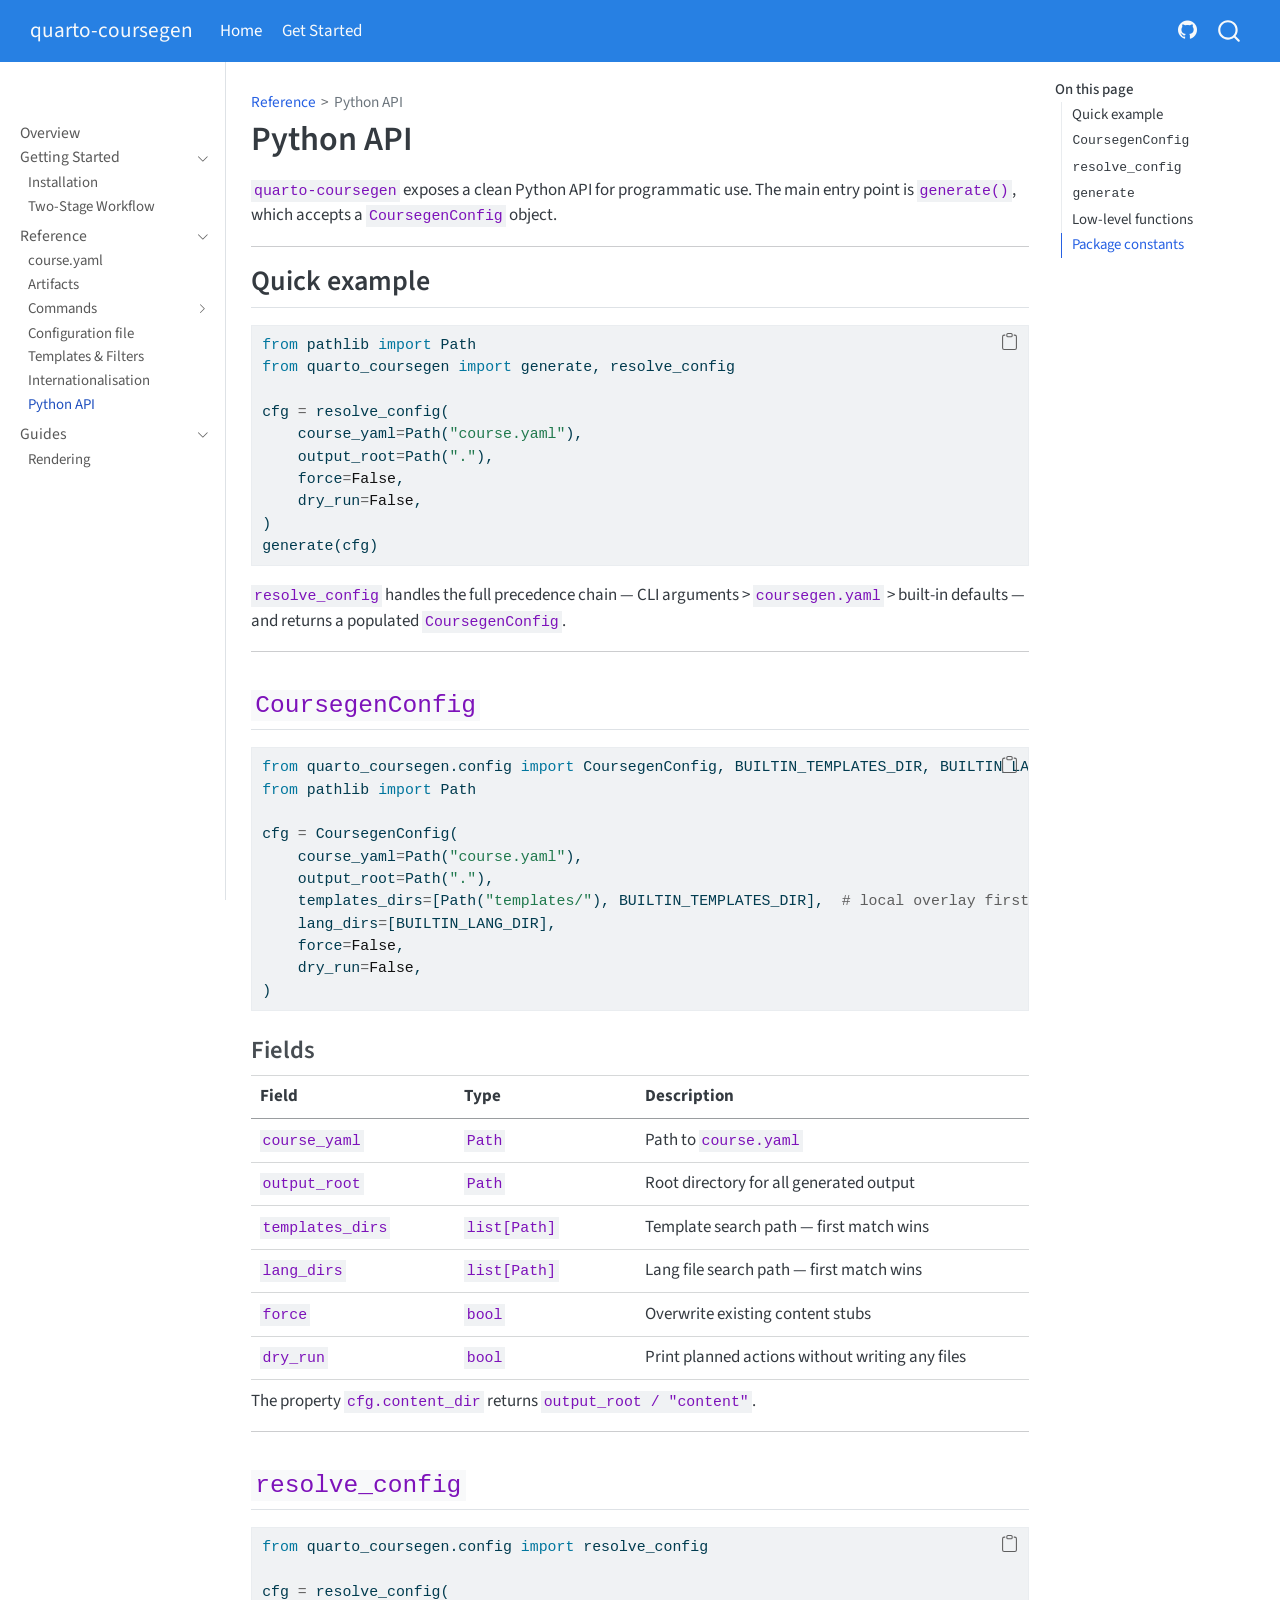
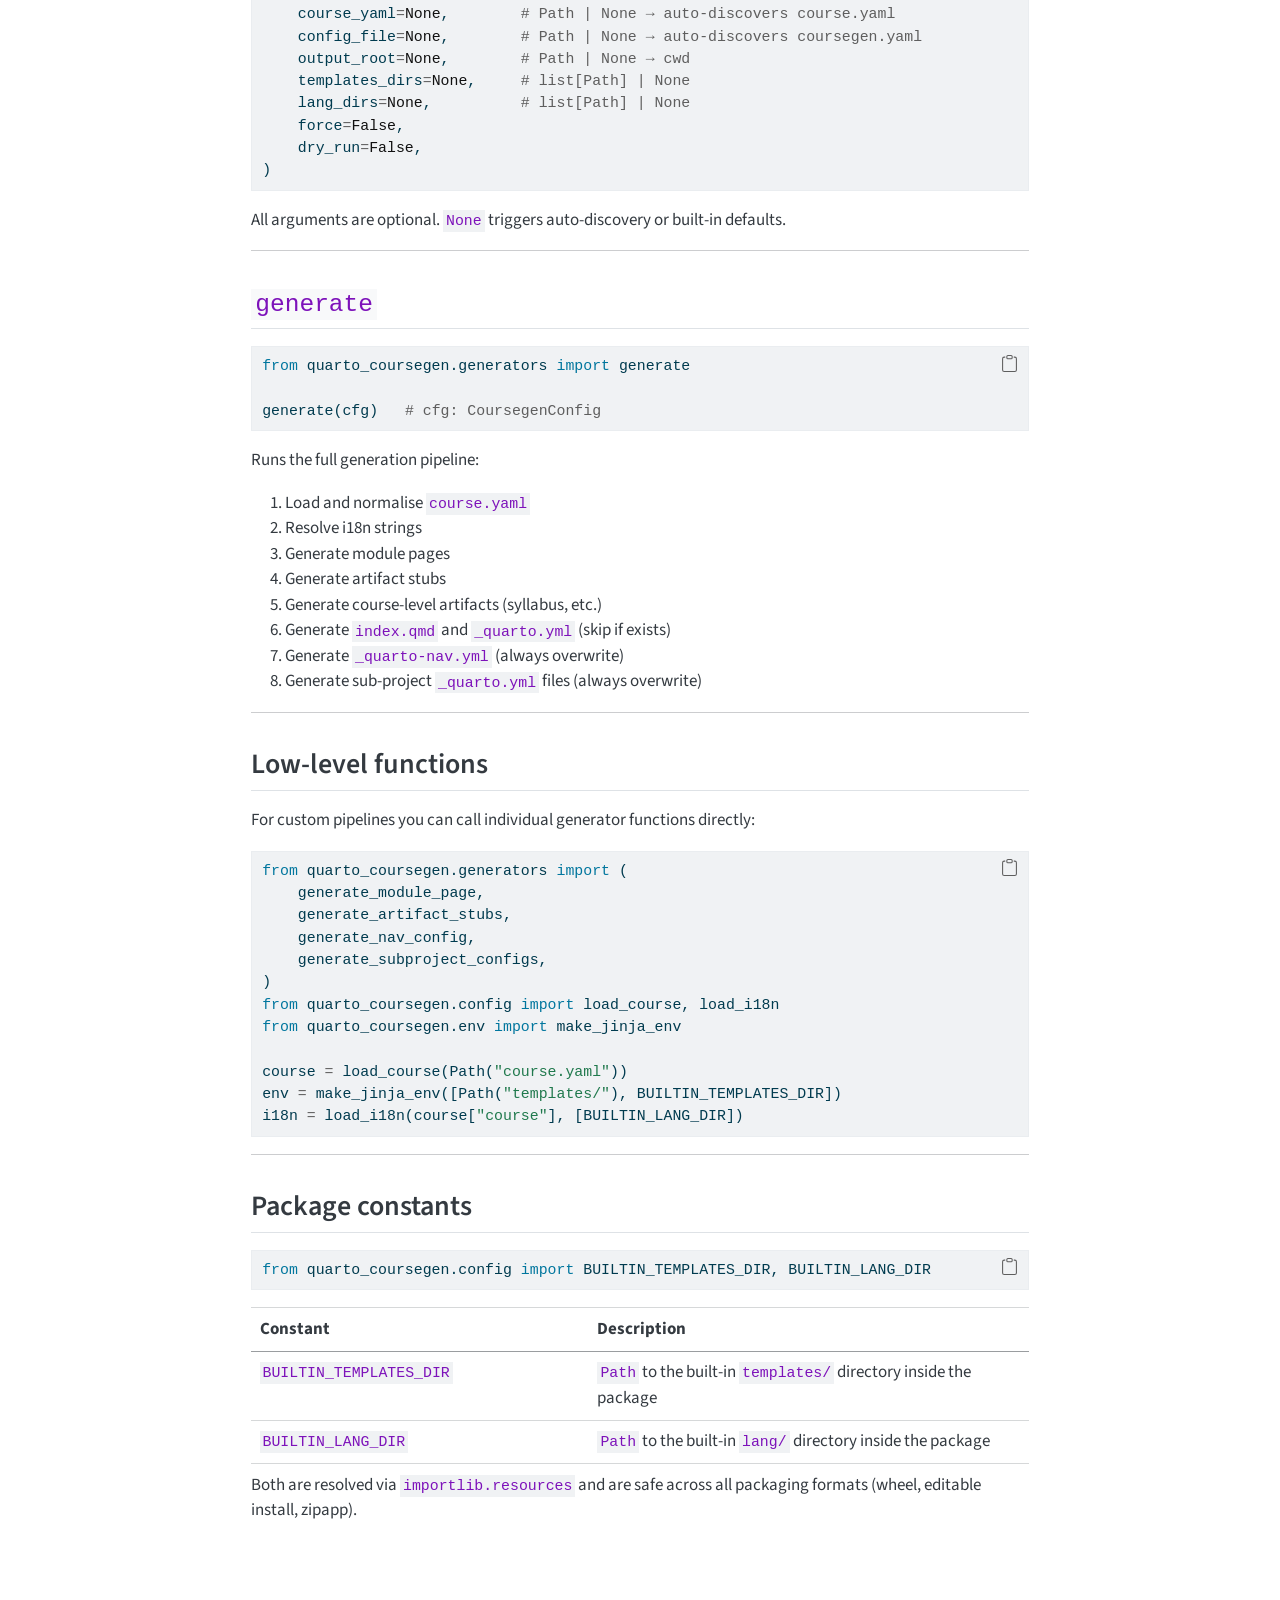
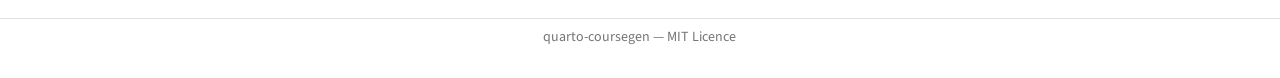
<file: docs/python-api.html>
<!DOCTYPE html>
<html xmlns="http://www.w3.org/1999/xhtml" lang="en" xml:lang="en"><head>

<meta charset="utf-8">
<meta name="generator" content="quarto-1.9.36">

<meta name="viewport" content="width=device-width, initial-scale=1.0, user-scalable=yes">


<title>Python API – quarto-coursegen</title>
<style>
/* Default styles provided by pandoc.
** See https://pandoc.org/MANUAL.html#variables-for-html for config info.
*/
code{white-space: pre-wrap;}
span.smallcaps{font-variant: small-caps;}
div.columns{display: flex; gap: min(4vw, 1.5em);}
div.column{flex: auto; overflow-x: auto;}
div.hanging-indent{margin-left: 1.5em; text-indent: -1.5em;}
ul.task-list{list-style: none;}
ul.task-list li input[type="checkbox"] {
  width: 0.8em;
  margin: 0 0.8em 0.2em -1em; /* quarto-specific, see https://github.com/quarto-dev/quarto-cli/issues/4556 */ 
  vertical-align: middle;
}
/* CSS for syntax highlighting */
html { -webkit-text-size-adjust: 100%; }
pre > code.sourceCode { white-space: pre; position: relative; }
pre > code.sourceCode > span { display: inline-block; line-height: 1.25; }
pre > code.sourceCode > span:empty { height: 1.2em; }
.sourceCode { overflow: visible; }
code.sourceCode > span { color: inherit; text-decoration: inherit; }
div.sourceCode { margin: 1em 0; }
pre.sourceCode { margin: 0; }
@media screen {
div.sourceCode { overflow: auto; }
}
@media print {
pre > code.sourceCode { white-space: pre-wrap; }
pre > code.sourceCode > span { text-indent: -5em; padding-left: 5em; }
}
pre.numberSource code
  { counter-reset: source-line 0; }
pre.numberSource code > span
  { position: relative; left: -4em; counter-increment: source-line; }
pre.numberSource code > span > a:first-child::before
  { content: counter(source-line);
    position: relative; left: -1em; text-align: right; vertical-align: baseline;
    border: none; display: inline-block;
    -webkit-touch-callout: none; -webkit-user-select: none;
    -khtml-user-select: none; -moz-user-select: none;
    -ms-user-select: none; user-select: none;
    padding: 0 4px; width: 4em;
  }
pre.numberSource { margin-left: 3em;  padding-left: 4px; }
div.sourceCode
  {   }
@media screen {
pre > code.sourceCode > span > a:first-child::before { text-decoration: underline; }
}
</style>


<script src="site_libs/quarto-nav/quarto-nav.js"></script>
<script src="site_libs/quarto-nav/headroom.min.js"></script>
<script src="site_libs/clipboard/clipboard.min.js"></script>
<script src="site_libs/quarto-search/autocomplete.umd.js"></script>
<script src="site_libs/quarto-search/fuse.min.js"></script>
<script src="site_libs/quarto-search/quarto-search.js"></script>
<meta name="quarto:offset" content="./">
<script src="site_libs/quarto-html/quarto.js" type="module"></script>
<script src="site_libs/quarto-html/tabsets/tabsets.js" type="module"></script>
<script src="site_libs/quarto-html/popper.min.js"></script>
<script src="site_libs/quarto-html/tippy.umd.min.js"></script>
<script src="site_libs/quarto-html/anchor.min.js"></script>
<link href="site_libs/quarto-html/tippy.css" rel="stylesheet">
<link href="site_libs/quarto-html/quarto-syntax-highlighting-845c23b38eaddc0f92fda52bfe77a8c8.css" rel="stylesheet" id="quarto-text-highlighting-styles">
<script src="site_libs/bootstrap/bootstrap.min.js"></script>
<link href="site_libs/bootstrap/bootstrap-icons.css" rel="stylesheet">
<link href="site_libs/bootstrap/bootstrap-201b2add8695f569d26c246ec130154e.min.css" rel="stylesheet" append-hash="true" id="quarto-bootstrap" data-mode="light">
<script id="quarto-search-options" type="application/json">{
  "location": "navbar",
  "copy-button": false,
  "collapse-after": 3,
  "panel-placement": "end",
  "type": "overlay",
  "limit": 50,
  "keyboard-shortcut": [
    "f",
    "/",
    "s"
  ],
  "show-item-context": false,
  "language": {
    "search-no-results-text": "No results",
    "search-matching-documents-text": "matching documents",
    "search-copy-link-title": "Copy link to search",
    "search-hide-matches-text": "Hide additional matches",
    "search-more-match-text": "more match in this document",
    "search-more-matches-text": "more matches in this document",
    "search-clear-button-title": "Clear",
    "search-text-placeholder": "",
    "search-detached-cancel-button-title": "Cancel",
    "search-submit-button-title": "Submit",
    "search-label": "Search"
  }
}</script>


</head>

<body class="nav-sidebar docked nav-fixed quarto-light">

<div id="quarto-search-results"></div>
  <header id="quarto-header" class="headroom fixed-top">
    <nav class="navbar navbar-expand-lg " data-bs-theme="dark">
      <div class="navbar-container container-fluid">
      <div class="navbar-brand-container mx-auto">
    <a class="navbar-brand" href="./index.html">
    <span class="navbar-title">quarto-coursegen</span>
    </a>
  </div>
            <div id="quarto-search" class="" title="Search"></div>
          <button class="navbar-toggler" type="button" data-bs-toggle="collapse" data-bs-target="#navbarCollapse" aria-controls="navbarCollapse" role="menu" aria-expanded="false" aria-label="Toggle navigation" onclick="if (window.quartoToggleHeadroom) { window.quartoToggleHeadroom(); }">
  <span class="navbar-toggler-icon"></span>
</button>
          <div class="collapse navbar-collapse" id="navbarCollapse">
            <ul class="navbar-nav navbar-nav-scroll me-auto">
  <li class="nav-item">
    <a class="nav-link active" href="./index.html" aria-current="page"> 
<span class="menu-text">Home</span></a>
  </li>  
  <li class="nav-item">
    <a class="nav-link" href="./installation.html"> 
<span class="menu-text">Get Started</span></a>
  </li>  
</ul>
            <ul class="navbar-nav navbar-nav-scroll ms-auto">
  <li class="nav-item compact">
    <a class="nav-link" href="https://github.com/xylomorph/quarto-coursegen"> <i class="bi bi-github" role="img" aria-label="GitHub">
</i> 
<span class="menu-text"></span></a>
  </li>  
</ul>
          </div> <!-- /navcollapse -->
            <div class="quarto-navbar-tools">
</div>
      </div> <!-- /container-fluid -->
    </nav>
  <nav class="quarto-secondary-nav">
    <div class="container-fluid d-flex">
      <button type="button" class="quarto-btn-toggle btn" data-bs-toggle="collapse" role="button" data-bs-target=".quarto-sidebar-collapse-item" aria-controls="quarto-sidebar" aria-expanded="false" aria-label="Toggle sidebar navigation" onclick="if (window.quartoToggleHeadroom) { window.quartoToggleHeadroom(); }">
        <i class="bi bi-layout-text-sidebar-reverse"></i>
      </button>
        <nav class="quarto-page-breadcrumbs" aria-label="breadcrumb"><ol class="breadcrumb"><li class="breadcrumb-item"><a href="./course-yaml.html">Reference</a></li><li class="breadcrumb-item"><a href="./python-api.html">Python API</a></li></ol></nav>
        <a class="flex-grow-1" role="navigation" data-bs-toggle="collapse" data-bs-target=".quarto-sidebar-collapse-item" aria-controls="quarto-sidebar" aria-expanded="false" aria-label="Toggle sidebar navigation" onclick="if (window.quartoToggleHeadroom) { window.quartoToggleHeadroom(); }">      
        </a>
      <button type="button" class="btn quarto-search-button" aria-label="Search" onclick="window.quartoOpenSearch();">
        <i class="bi bi-search"></i>
      </button>
    </div>
  </nav>
</header>
<!-- content -->
<div id="quarto-content" class="quarto-container page-columns page-rows-contents page-layout-article page-navbar">
<!-- sidebar -->
  <nav id="quarto-sidebar" class="sidebar collapse collapse-horizontal quarto-sidebar-collapse-item sidebar-navigation docked overflow-auto">
        <div class="mt-2 flex-shrink-0 align-items-center">
        <div class="sidebar-search">
        <div id="quarto-search" class="" title="Search"></div>
        </div>
        </div>
    <div class="sidebar-menu-container"> 
    <ul class="list-unstyled mt-1">
        <li class="sidebar-item">
  <div class="sidebar-item-container"> 
  <a href="./index.html" class="sidebar-item-text sidebar-link">
 <span class="menu-text">Overview</span></a>
  </div>
</li>
        <li class="sidebar-item sidebar-item-section">
      <div class="sidebar-item-container"> 
            <a class="sidebar-item-text sidebar-link text-start" data-bs-toggle="collapse" data-bs-target="#quarto-sidebar-section-1" role="navigation" aria-expanded="true">
 <span class="menu-text">Getting Started</span></a>
          <a class="sidebar-item-toggle text-start" data-bs-toggle="collapse" data-bs-target="#quarto-sidebar-section-1" role="navigation" aria-expanded="true" aria-label="Toggle section">
            <i class="bi bi-chevron-right ms-2"></i>
          </a> 
      </div>
      <ul id="quarto-sidebar-section-1" class="collapse list-unstyled sidebar-section depth1 show">  
          <li class="sidebar-item">
  <div class="sidebar-item-container"> 
  <a href="./installation.html" class="sidebar-item-text sidebar-link">
 <span class="menu-text">Installation</span></a>
  </div>
</li>
          <li class="sidebar-item">
  <div class="sidebar-item-container"> 
  <a href="./workflow.html" class="sidebar-item-text sidebar-link">
 <span class="menu-text">Two-Stage Workflow</span></a>
  </div>
</li>
      </ul>
  </li>
        <li class="sidebar-item sidebar-item-section">
      <div class="sidebar-item-container"> 
            <a class="sidebar-item-text sidebar-link text-start" data-bs-toggle="collapse" data-bs-target="#quarto-sidebar-section-2" role="navigation" aria-expanded="true">
 <span class="menu-text">Reference</span></a>
          <a class="sidebar-item-toggle text-start" data-bs-toggle="collapse" data-bs-target="#quarto-sidebar-section-2" role="navigation" aria-expanded="true" aria-label="Toggle section">
            <i class="bi bi-chevron-right ms-2"></i>
          </a> 
      </div>
      <ul id="quarto-sidebar-section-2" class="collapse list-unstyled sidebar-section depth1 show">  
          <li class="sidebar-item">
  <div class="sidebar-item-container"> 
  <a href="./course-yaml.html" class="sidebar-item-text sidebar-link">
 <span class="menu-text">course.yaml</span></a>
  </div>
</li>
          <li class="sidebar-item">
  <div class="sidebar-item-container"> 
  <a href="./artifacts.html" class="sidebar-item-text sidebar-link">
 <span class="menu-text">Artifacts</span></a>
  </div>
</li>
          <li class="sidebar-item sidebar-item-section">
      <div class="sidebar-item-container"> 
            <a class="sidebar-item-text sidebar-link text-start collapsed" data-bs-toggle="collapse" data-bs-target="#quarto-sidebar-section-3" role="navigation" aria-expanded="false">
 <span class="menu-text">Commands</span></a>
          <a class="sidebar-item-toggle text-start collapsed" data-bs-toggle="collapse" data-bs-target="#quarto-sidebar-section-3" role="navigation" aria-expanded="false" aria-label="Toggle section">
            <i class="bi bi-chevron-right ms-2"></i>
          </a> 
      </div>
      <ul id="quarto-sidebar-section-3" class="collapse list-unstyled sidebar-section depth2 ">  
          <li class="sidebar-item">
  <div class="sidebar-item-container"> 
  <a href="./commands/init.html" class="sidebar-item-text sidebar-link">
 <span class="menu-text">init</span></a>
  </div>
</li>
          <li class="sidebar-item">
  <div class="sidebar-item-container"> 
  <a href="./commands/generate.html" class="sidebar-item-text sidebar-link">
 <span class="menu-text">generate</span></a>
  </div>
</li>
      </ul>
  </li>
          <li class="sidebar-item">
  <div class="sidebar-item-container"> 
  <a href="./configuration.html" class="sidebar-item-text sidebar-link">
 <span class="menu-text">Configuration file</span></a>
  </div>
</li>
          <li class="sidebar-item">
  <div class="sidebar-item-container"> 
  <a href="./templates.html" class="sidebar-item-text sidebar-link">
 <span class="menu-text">Templates &amp; Filters</span></a>
  </div>
</li>
          <li class="sidebar-item">
  <div class="sidebar-item-container"> 
  <a href="./i18n.html" class="sidebar-item-text sidebar-link">
 <span class="menu-text">Internationalisation</span></a>
  </div>
</li>
          <li class="sidebar-item">
  <div class="sidebar-item-container"> 
  <a href="./python-api.html" class="sidebar-item-text sidebar-link active">
 <span class="menu-text">Python API</span></a>
  </div>
</li>
      </ul>
  </li>
        <li class="sidebar-item sidebar-item-section">
      <div class="sidebar-item-container"> 
            <a class="sidebar-item-text sidebar-link text-start" data-bs-toggle="collapse" data-bs-target="#quarto-sidebar-section-4" role="navigation" aria-expanded="true">
 <span class="menu-text">Guides</span></a>
          <a class="sidebar-item-toggle text-start" data-bs-toggle="collapse" data-bs-target="#quarto-sidebar-section-4" role="navigation" aria-expanded="true" aria-label="Toggle section">
            <i class="bi bi-chevron-right ms-2"></i>
          </a> 
      </div>
      <ul id="quarto-sidebar-section-4" class="collapse list-unstyled sidebar-section depth1 show">  
          <li class="sidebar-item">
  <div class="sidebar-item-container"> 
  <a href="./rendering.html" class="sidebar-item-text sidebar-link">
 <span class="menu-text">Rendering</span></a>
  </div>
</li>
      </ul>
  </li>
    </ul>
    </div>
</nav>
<div id="quarto-sidebar-glass" class="quarto-sidebar-collapse-item" data-bs-toggle="collapse" data-bs-target=".quarto-sidebar-collapse-item"></div>
<!-- margin-sidebar -->
    <div id="quarto-margin-sidebar" class="sidebar margin-sidebar">
        <nav id="TOC" role="doc-toc" class="toc-active">
    <h2 id="toc-title">On this page</h2>
   
  <ul>
  <li><a href="#quick-example" id="toc-quick-example" class="nav-link active" data-scroll-target="#quick-example">Quick example</a></li>
  <li><a href="#coursegenconfig" id="toc-coursegenconfig" class="nav-link" data-scroll-target="#coursegenconfig"><code>CoursegenConfig</code></a>
  <ul class="collapse">
  <li><a href="#fields" id="toc-fields" class="nav-link" data-scroll-target="#fields">Fields</a></li>
  </ul></li>
  <li><a href="#resolve_config" id="toc-resolve_config" class="nav-link" data-scroll-target="#resolve_config"><code>resolve_config</code></a></li>
  <li><a href="#generate" id="toc-generate" class="nav-link" data-scroll-target="#generate"><code>generate</code></a></li>
  <li><a href="#low-level-functions" id="toc-low-level-functions" class="nav-link" data-scroll-target="#low-level-functions">Low-level functions</a></li>
  <li><a href="#package-constants" id="toc-package-constants" class="nav-link" data-scroll-target="#package-constants">Package constants</a></li>
  </ul>
</nav>
    </div>
<!-- main -->
<main class="content" id="quarto-document-content">

<header id="title-block-header" class="quarto-title-block default"><nav class="quarto-page-breadcrumbs quarto-title-breadcrumbs d-none d-lg-block" aria-label="breadcrumb"><ol class="breadcrumb"><li class="breadcrumb-item"><a href="./course-yaml.html">Reference</a></li><li class="breadcrumb-item"><a href="./python-api.html">Python API</a></li></ol></nav>
<div class="quarto-title">
<h1 class="title">Python API</h1>
</div>



<div class="quarto-title-meta">

    
  
    
  </div>
  


</header>


<p><code>quarto-coursegen</code> exposes a clean Python API for programmatic use. The main entry point is <code>generate()</code>, which accepts a <code>CoursegenConfig</code> object.</p>
<hr>
<section id="quick-example" class="level2">
<h2 class="anchored" data-anchor-id="quick-example">Quick example</h2>
<div class="code-copy-outer-scaffold"><div class="sourceCode" id="cb1"><pre class="sourceCode python code-with-copy"><code class="sourceCode python"><span id="cb1-1"><a href="#cb1-1" aria-hidden="true" tabindex="-1"></a><span class="im">from</span> pathlib <span class="im">import</span> Path</span>
<span id="cb1-2"><a href="#cb1-2" aria-hidden="true" tabindex="-1"></a><span class="im">from</span> quarto_coursegen <span class="im">import</span> generate, resolve_config</span>
<span id="cb1-3"><a href="#cb1-3" aria-hidden="true" tabindex="-1"></a></span>
<span id="cb1-4"><a href="#cb1-4" aria-hidden="true" tabindex="-1"></a>cfg <span class="op">=</span> resolve_config(</span>
<span id="cb1-5"><a href="#cb1-5" aria-hidden="true" tabindex="-1"></a>    course_yaml<span class="op">=</span>Path(<span class="st">"course.yaml"</span>),</span>
<span id="cb1-6"><a href="#cb1-6" aria-hidden="true" tabindex="-1"></a>    output_root<span class="op">=</span>Path(<span class="st">"."</span>),</span>
<span id="cb1-7"><a href="#cb1-7" aria-hidden="true" tabindex="-1"></a>    force<span class="op">=</span><span class="va">False</span>,</span>
<span id="cb1-8"><a href="#cb1-8" aria-hidden="true" tabindex="-1"></a>    dry_run<span class="op">=</span><span class="va">False</span>,</span>
<span id="cb1-9"><a href="#cb1-9" aria-hidden="true" tabindex="-1"></a>)</span>
<span id="cb1-10"><a href="#cb1-10" aria-hidden="true" tabindex="-1"></a>generate(cfg)</span></code></pre></div><button title="Copy to Clipboard" class="code-copy-button"><i class="bi"></i></button></div>
<p><code>resolve_config</code> handles the full precedence chain — CLI arguments &gt; <code>coursegen.yaml</code> &gt; built-in defaults — and returns a populated <code>CoursegenConfig</code>.</p>
<hr>
</section>
<section id="coursegenconfig" class="level2">
<h2 class="anchored" data-anchor-id="coursegenconfig"><code>CoursegenConfig</code></h2>
<div class="code-copy-outer-scaffold"><div class="sourceCode" id="cb2"><pre class="sourceCode python code-with-copy"><code class="sourceCode python"><span id="cb2-1"><a href="#cb2-1" aria-hidden="true" tabindex="-1"></a><span class="im">from</span> quarto_coursegen.config <span class="im">import</span> CoursegenConfig, BUILTIN_TEMPLATES_DIR, BUILTIN_LANG_DIR</span>
<span id="cb2-2"><a href="#cb2-2" aria-hidden="true" tabindex="-1"></a><span class="im">from</span> pathlib <span class="im">import</span> Path</span>
<span id="cb2-3"><a href="#cb2-3" aria-hidden="true" tabindex="-1"></a></span>
<span id="cb2-4"><a href="#cb2-4" aria-hidden="true" tabindex="-1"></a>cfg <span class="op">=</span> CoursegenConfig(</span>
<span id="cb2-5"><a href="#cb2-5" aria-hidden="true" tabindex="-1"></a>    course_yaml<span class="op">=</span>Path(<span class="st">"course.yaml"</span>),</span>
<span id="cb2-6"><a href="#cb2-6" aria-hidden="true" tabindex="-1"></a>    output_root<span class="op">=</span>Path(<span class="st">"."</span>),</span>
<span id="cb2-7"><a href="#cb2-7" aria-hidden="true" tabindex="-1"></a>    templates_dirs<span class="op">=</span>[Path(<span class="st">"templates/"</span>), BUILTIN_TEMPLATES_DIR],  <span class="co"># local overlay first</span></span>
<span id="cb2-8"><a href="#cb2-8" aria-hidden="true" tabindex="-1"></a>    lang_dirs<span class="op">=</span>[BUILTIN_LANG_DIR],</span>
<span id="cb2-9"><a href="#cb2-9" aria-hidden="true" tabindex="-1"></a>    force<span class="op">=</span><span class="va">False</span>,</span>
<span id="cb2-10"><a href="#cb2-10" aria-hidden="true" tabindex="-1"></a>    dry_run<span class="op">=</span><span class="va">False</span>,</span>
<span id="cb2-11"><a href="#cb2-11" aria-hidden="true" tabindex="-1"></a>)</span></code></pre></div><button title="Copy to Clipboard" class="code-copy-button"><i class="bi"></i></button></div>
<section id="fields" class="level3">
<h3 class="anchored" data-anchor-id="fields">Fields</h3>
<table class="caption-top table">
<colgroup>
<col style="width: 26%">
<col style="width: 23%">
<col style="width: 50%">
</colgroup>
<thead>
<tr class="header">
<th>Field</th>
<th>Type</th>
<th>Description</th>
</tr>
</thead>
<tbody>
<tr class="odd">
<td><code>course_yaml</code></td>
<td><code>Path</code></td>
<td>Path to <code>course.yaml</code></td>
</tr>
<tr class="even">
<td><code>output_root</code></td>
<td><code>Path</code></td>
<td>Root directory for all generated output</td>
</tr>
<tr class="odd">
<td><code>templates_dirs</code></td>
<td><code>list[Path]</code></td>
<td>Template search path — first match wins</td>
</tr>
<tr class="even">
<td><code>lang_dirs</code></td>
<td><code>list[Path]</code></td>
<td>Lang file search path — first match wins</td>
</tr>
<tr class="odd">
<td><code>force</code></td>
<td><code>bool</code></td>
<td>Overwrite existing content stubs</td>
</tr>
<tr class="even">
<td><code>dry_run</code></td>
<td><code>bool</code></td>
<td>Print planned actions without writing any files</td>
</tr>
</tbody>
</table>
<p>The property <code>cfg.content_dir</code> returns <code>output_root / "content"</code>.</p>
<hr>
</section>
</section>
<section id="resolve_config" class="level2">
<h2 class="anchored" data-anchor-id="resolve_config"><code>resolve_config</code></h2>
<div class="code-copy-outer-scaffold"><div class="sourceCode" id="cb3"><pre class="sourceCode python code-with-copy"><code class="sourceCode python"><span id="cb3-1"><a href="#cb3-1" aria-hidden="true" tabindex="-1"></a><span class="im">from</span> quarto_coursegen.config <span class="im">import</span> resolve_config</span>
<span id="cb3-2"><a href="#cb3-2" aria-hidden="true" tabindex="-1"></a></span>
<span id="cb3-3"><a href="#cb3-3" aria-hidden="true" tabindex="-1"></a>cfg <span class="op">=</span> resolve_config(</span>
<span id="cb3-4"><a href="#cb3-4" aria-hidden="true" tabindex="-1"></a>    course_yaml<span class="op">=</span><span class="va">None</span>,        <span class="co"># Path | None → auto-discovers course.yaml</span></span>
<span id="cb3-5"><a href="#cb3-5" aria-hidden="true" tabindex="-1"></a>    config_file<span class="op">=</span><span class="va">None</span>,        <span class="co"># Path | None → auto-discovers coursegen.yaml</span></span>
<span id="cb3-6"><a href="#cb3-6" aria-hidden="true" tabindex="-1"></a>    output_root<span class="op">=</span><span class="va">None</span>,        <span class="co"># Path | None → cwd</span></span>
<span id="cb3-7"><a href="#cb3-7" aria-hidden="true" tabindex="-1"></a>    templates_dirs<span class="op">=</span><span class="va">None</span>,     <span class="co"># list[Path] | None</span></span>
<span id="cb3-8"><a href="#cb3-8" aria-hidden="true" tabindex="-1"></a>    lang_dirs<span class="op">=</span><span class="va">None</span>,          <span class="co"># list[Path] | None</span></span>
<span id="cb3-9"><a href="#cb3-9" aria-hidden="true" tabindex="-1"></a>    force<span class="op">=</span><span class="va">False</span>,</span>
<span id="cb3-10"><a href="#cb3-10" aria-hidden="true" tabindex="-1"></a>    dry_run<span class="op">=</span><span class="va">False</span>,</span>
<span id="cb3-11"><a href="#cb3-11" aria-hidden="true" tabindex="-1"></a>)</span></code></pre></div><button title="Copy to Clipboard" class="code-copy-button"><i class="bi"></i></button></div>
<p>All arguments are optional. <code>None</code> triggers auto-discovery or built-in defaults.</p>
<hr>
</section>
<section id="generate" class="level2">
<h2 class="anchored" data-anchor-id="generate"><code>generate</code></h2>
<div class="code-copy-outer-scaffold"><div class="sourceCode" id="cb4"><pre class="sourceCode python code-with-copy"><code class="sourceCode python"><span id="cb4-1"><a href="#cb4-1" aria-hidden="true" tabindex="-1"></a><span class="im">from</span> quarto_coursegen.generators <span class="im">import</span> generate</span>
<span id="cb4-2"><a href="#cb4-2" aria-hidden="true" tabindex="-1"></a></span>
<span id="cb4-3"><a href="#cb4-3" aria-hidden="true" tabindex="-1"></a>generate(cfg)   <span class="co"># cfg: CoursegenConfig</span></span></code></pre></div><button title="Copy to Clipboard" class="code-copy-button"><i class="bi"></i></button></div>
<p>Runs the full generation pipeline:</p>
<ol type="1">
<li>Load and normalise <code>course.yaml</code></li>
<li>Resolve i18n strings</li>
<li>Generate module pages</li>
<li>Generate artifact stubs</li>
<li>Generate course-level artifacts (syllabus, etc.)</li>
<li>Generate <code>index.qmd</code> and <code>_quarto.yml</code> (skip if exists)</li>
<li>Generate <code>_quarto-nav.yml</code> (always overwrite)</li>
<li>Generate sub-project <code>_quarto.yml</code> files (always overwrite)</li>
</ol>
<hr>
</section>
<section id="low-level-functions" class="level2">
<h2 class="anchored" data-anchor-id="low-level-functions">Low-level functions</h2>
<p>For custom pipelines you can call individual generator functions directly:</p>
<div class="code-copy-outer-scaffold"><div class="sourceCode" id="cb5"><pre class="sourceCode python code-with-copy"><code class="sourceCode python"><span id="cb5-1"><a href="#cb5-1" aria-hidden="true" tabindex="-1"></a><span class="im">from</span> quarto_coursegen.generators <span class="im">import</span> (</span>
<span id="cb5-2"><a href="#cb5-2" aria-hidden="true" tabindex="-1"></a>    generate_module_page,</span>
<span id="cb5-3"><a href="#cb5-3" aria-hidden="true" tabindex="-1"></a>    generate_artifact_stubs,</span>
<span id="cb5-4"><a href="#cb5-4" aria-hidden="true" tabindex="-1"></a>    generate_nav_config,</span>
<span id="cb5-5"><a href="#cb5-5" aria-hidden="true" tabindex="-1"></a>    generate_subproject_configs,</span>
<span id="cb5-6"><a href="#cb5-6" aria-hidden="true" tabindex="-1"></a>)</span>
<span id="cb5-7"><a href="#cb5-7" aria-hidden="true" tabindex="-1"></a><span class="im">from</span> quarto_coursegen.config <span class="im">import</span> load_course, load_i18n</span>
<span id="cb5-8"><a href="#cb5-8" aria-hidden="true" tabindex="-1"></a><span class="im">from</span> quarto_coursegen.env <span class="im">import</span> make_jinja_env</span>
<span id="cb5-9"><a href="#cb5-9" aria-hidden="true" tabindex="-1"></a></span>
<span id="cb5-10"><a href="#cb5-10" aria-hidden="true" tabindex="-1"></a>course <span class="op">=</span> load_course(Path(<span class="st">"course.yaml"</span>))</span>
<span id="cb5-11"><a href="#cb5-11" aria-hidden="true" tabindex="-1"></a>env <span class="op">=</span> make_jinja_env([Path(<span class="st">"templates/"</span>), BUILTIN_TEMPLATES_DIR])</span>
<span id="cb5-12"><a href="#cb5-12" aria-hidden="true" tabindex="-1"></a>i18n <span class="op">=</span> load_i18n(course[<span class="st">"course"</span>], [BUILTIN_LANG_DIR])</span></code></pre></div><button title="Copy to Clipboard" class="code-copy-button"><i class="bi"></i></button></div>
<hr>
</section>
<section id="package-constants" class="level2">
<h2 class="anchored" data-anchor-id="package-constants">Package constants</h2>
<div class="code-copy-outer-scaffold"><div class="sourceCode" id="cb6"><pre class="sourceCode python code-with-copy"><code class="sourceCode python"><span id="cb6-1"><a href="#cb6-1" aria-hidden="true" tabindex="-1"></a><span class="im">from</span> quarto_coursegen.config <span class="im">import</span> BUILTIN_TEMPLATES_DIR, BUILTIN_LANG_DIR</span></code></pre></div><button title="Copy to Clipboard" class="code-copy-button"><i class="bi"></i></button></div>
<table class="caption-top table">
<colgroup>
<col style="width: 43%">
<col style="width: 56%">
</colgroup>
<thead>
<tr class="header">
<th>Constant</th>
<th>Description</th>
</tr>
</thead>
<tbody>
<tr class="odd">
<td><code>BUILTIN_TEMPLATES_DIR</code></td>
<td><code>Path</code> to the built-in <code>templates/</code> directory inside the package</td>
</tr>
<tr class="even">
<td><code>BUILTIN_LANG_DIR</code></td>
<td><code>Path</code> to the built-in <code>lang/</code> directory inside the package</td>
</tr>
</tbody>
</table>
<p>Both are resolved via <code>importlib.resources</code> and are safe across all packaging formats (wheel, editable install, zipapp).</p>


</section>

</main> <!-- /main -->
<script id="quarto-html-after-body" type="application/javascript">
  window.document.addEventListener("DOMContentLoaded", function (event) {
    const icon = "";
    const anchorJS = new window.AnchorJS();
    anchorJS.options = {
      placement: 'right',
      icon: icon
    };
    anchorJS.add('.anchored');
    const isCodeAnnotation = (el) => {
      for (const clz of el.classList) {
        if (clz.startsWith('code-annotation-')) {                     
          return true;
        }
      }
      return false;
    }
    const onCopySuccess = function(e) {
      // button target
      const button = e.trigger;
      // don't keep focus
      button.blur();
      // flash "checked"
      button.classList.add('code-copy-button-checked');
      var currentTitle = button.getAttribute("title");
      button.setAttribute("title", "Copied!");
      let tooltip;
      if (window.bootstrap) {
        button.setAttribute("data-bs-toggle", "tooltip");
        button.setAttribute("data-bs-placement", "left");
        button.setAttribute("data-bs-title", "Copied!");
        tooltip = new bootstrap.Tooltip(button, 
          { trigger: "manual", 
            customClass: "code-copy-button-tooltip",
            offset: [0, -8]});
        tooltip.show();    
      }
      setTimeout(function() {
        if (tooltip) {
          tooltip.hide();
          button.removeAttribute("data-bs-title");
          button.removeAttribute("data-bs-toggle");
          button.removeAttribute("data-bs-placement");
        }
        button.setAttribute("title", currentTitle);
        button.classList.remove('code-copy-button-checked');
      }, 1000);
      // clear code selection
      e.clearSelection();
    }
    const getTextToCopy = function(trigger) {
      const outerScaffold = trigger.parentElement.cloneNode(true);
      const codeEl = outerScaffold.querySelector('code');
      for (const childEl of codeEl.children) {
        if (isCodeAnnotation(childEl)) {
          childEl.remove();
        }
      }
      return codeEl.innerText;
    }
    const clipboard = new window.ClipboardJS('.code-copy-button:not([data-in-quarto-modal])', {
      text: getTextToCopy
    });
    clipboard.on('success', onCopySuccess);
    if (window.document.getElementById('quarto-embedded-source-code-modal')) {
      const clipboardModal = new window.ClipboardJS('.code-copy-button[data-in-quarto-modal]', {
        text: getTextToCopy,
        container: window.document.getElementById('quarto-embedded-source-code-modal')
      });
      clipboardModal.on('success', onCopySuccess);
    }
      var localhostRegex = new RegExp(/^(?:http|https):\/\/localhost\:?[0-9]*\//);
      var mailtoRegex = new RegExp(/^mailto:/);
        var filterRegex = new RegExp('/' + window.location.host + '/');
      var isInternal = (href) => {
          return filterRegex.test(href) || localhostRegex.test(href) || mailtoRegex.test(href);
      }
      // Inspect non-navigation links and adorn them if external
     var links = window.document.querySelectorAll('a[href]:not(.nav-link):not(.navbar-brand):not(.toc-action):not(.sidebar-link):not(.sidebar-item-toggle):not(.pagination-link):not(.no-external):not([aria-hidden]):not(.dropdown-item):not(.quarto-navigation-tool):not(.about-link)');
      for (var i=0; i<links.length; i++) {
        const link = links[i];
        if (!isInternal(link.href)) {
          // undo the damage that might have been done by quarto-nav.js in the case of
          // links that we want to consider external
          if (link.dataset.originalHref !== undefined) {
            link.href = link.dataset.originalHref;
          }
        }
      }
    function tippyHover(el, contentFn, onTriggerFn, onUntriggerFn) {
      const config = {
        allowHTML: true,
        maxWidth: 500,
        delay: 100,
        arrow: false,
        appendTo: function(el) {
            return el.parentElement;
        },
        interactive: true,
        interactiveBorder: 10,
        theme: 'quarto',
        placement: 'bottom-start',
      };
      if (contentFn) {
        config.content = contentFn;
      }
      if (onTriggerFn) {
        config.onTrigger = onTriggerFn;
      }
      if (onUntriggerFn) {
        config.onUntrigger = onUntriggerFn;
      }
      window.tippy(el, config); 
    }
    const noterefs = window.document.querySelectorAll('a[role="doc-noteref"]');
    for (var i=0; i<noterefs.length; i++) {
      const ref = noterefs[i];
      tippyHover(ref, function() {
        // use id or data attribute instead here
        let href = ref.getAttribute('data-footnote-href') || ref.getAttribute('href');
        try { href = new URL(href).hash; } catch {}
        const id = href.replace(/^#\/?/, "");
        const note = window.document.getElementById(id);
        if (note) {
          return note.innerHTML;
        } else {
          return "";
        }
      });
    }
    const xrefs = window.document.querySelectorAll('a.quarto-xref');
    const processXRef = (id, note) => {
      // Strip column container classes
      const stripColumnClz = (el) => {
        el.classList.remove("page-full", "page-columns");
        if (el.children) {
          for (const child of el.children) {
            stripColumnClz(child);
          }
        }
      }
      stripColumnClz(note)
      if (id === null || id.startsWith('sec-')) {
        // Special case sections, only their first couple elements
        const container = document.createElement("div");
        if (note.children && note.children.length > 2) {
          container.appendChild(note.children[0].cloneNode(true));
          for (let i = 1; i < note.children.length; i++) {
            const child = note.children[i];
            if (child.tagName === "P" && child.innerText === "") {
              continue;
            } else {
              container.appendChild(child.cloneNode(true));
              break;
            }
          }
          if (window.Quarto?.typesetMath) {
            window.Quarto.typesetMath(container);
          }
          return container.innerHTML
        } else {
          if (window.Quarto?.typesetMath) {
            window.Quarto.typesetMath(note);
          }
          return note.innerHTML;
        }
      } else {
        // Remove any anchor links if they are present
        const anchorLink = note.querySelector('a.anchorjs-link');
        if (anchorLink) {
          anchorLink.remove();
        }
        if (window.Quarto?.typesetMath) {
          window.Quarto.typesetMath(note);
        }
        if (note.classList.contains("callout")) {
          return note.outerHTML;
        } else {
          return note.innerHTML;
        }
      }
    }
    for (var i=0; i<xrefs.length; i++) {
      const xref = xrefs[i];
      tippyHover(xref, undefined, function(instance) {
        instance.disable();
        let url = xref.getAttribute('href');
        let hash = undefined; 
        if (url.startsWith('#')) {
          hash = url;
        } else {
          try { hash = new URL(url).hash; } catch {}
        }
        if (hash) {
          const id = hash.replace(/^#\/?/, "");
          const note = window.document.getElementById(id);
          if (note !== null) {
            try {
              const html = processXRef(id, note.cloneNode(true));
              instance.setContent(html);
            } finally {
              instance.enable();
              instance.show();
            }
          } else {
            // See if we can fetch this
            fetch(url.split('#')[0])
            .then(res => res.text())
            .then(html => {
              const parser = new DOMParser();
              const htmlDoc = parser.parseFromString(html, "text/html");
              const note = htmlDoc.getElementById(id);
              if (note !== null) {
                const html = processXRef(id, note);
                instance.setContent(html);
              } 
            }).finally(() => {
              instance.enable();
              instance.show();
            });
          }
        } else {
          // See if we can fetch a full url (with no hash to target)
          // This is a special case and we should probably do some content thinning / targeting
          fetch(url)
          .then(res => res.text())
          .then(html => {
            const parser = new DOMParser();
            const htmlDoc = parser.parseFromString(html, "text/html");
            const note = htmlDoc.querySelector('main.content');
            if (note !== null) {
              // This should only happen for chapter cross references
              // (since there is no id in the URL)
              // remove the first header
              if (note.children.length > 0 && note.children[0].tagName === "HEADER") {
                note.children[0].remove();
              }
              const html = processXRef(null, note);
              instance.setContent(html);
            } 
          }).finally(() => {
            instance.enable();
            instance.show();
          });
        }
      }, function(instance) {
      });
    }
        let selectedAnnoteEl;
        const selectorForAnnotation = ( cell, annotation) => {
          let cellAttr = 'data-code-cell="' + cell + '"';
          let lineAttr = 'data-code-annotation="' +  annotation + '"';
          const selector = 'span[' + cellAttr + '][' + lineAttr + ']';
          return selector;
        }
        const selectCodeLines = (annoteEl) => {
          const doc = window.document;
          const targetCell = annoteEl.getAttribute("data-target-cell");
          const targetAnnotation = annoteEl.getAttribute("data-target-annotation");
          const annoteSpan = window.document.querySelector(selectorForAnnotation(targetCell, targetAnnotation));
          const lines = annoteSpan.getAttribute("data-code-lines").split(",");
          const lineIds = lines.map((line) => {
            return targetCell + "-" + line;
          })
          let top = null;
          let height = null;
          let parent = null;
          if (lineIds.length > 0) {
              //compute the position of the single el (top and bottom and make a div)
              const el = window.document.getElementById(lineIds[0]);
              top = el.offsetTop;
              height = el.offsetHeight;
              parent = el.parentElement.parentElement;
            if (lineIds.length > 1) {
              const lastEl = window.document.getElementById(lineIds[lineIds.length - 1]);
              const bottom = lastEl.offsetTop + lastEl.offsetHeight;
              height = bottom - top;
            }
            if (top !== null && height !== null && parent !== null) {
              // cook up a div (if necessary) and position it 
              let div = window.document.getElementById("code-annotation-line-highlight");
              if (div === null) {
                div = window.document.createElement("div");
                div.setAttribute("id", "code-annotation-line-highlight");
                div.style.position = 'absolute';
                parent.appendChild(div);
              }
              div.style.top = top - 2 + "px";
              div.style.height = height + 4 + "px";
              div.style.left = 0;
              let gutterDiv = window.document.getElementById("code-annotation-line-highlight-gutter");
              if (gutterDiv === null) {
                gutterDiv = window.document.createElement("div");
                gutterDiv.setAttribute("id", "code-annotation-line-highlight-gutter");
                gutterDiv.style.position = 'absolute';
                const codeCell = window.document.getElementById(targetCell);
                const gutter = codeCell.querySelector('.code-annotation-gutter');
                gutter.appendChild(gutterDiv);
              }
              gutterDiv.style.top = top - 2 + "px";
              gutterDiv.style.height = height + 4 + "px";
            }
            selectedAnnoteEl = annoteEl;
          }
        };
        const unselectCodeLines = () => {
          const elementsIds = ["code-annotation-line-highlight", "code-annotation-line-highlight-gutter"];
          elementsIds.forEach((elId) => {
            const div = window.document.getElementById(elId);
            if (div) {
              div.remove();
            }
          });
          selectedAnnoteEl = undefined;
        };
          // Handle positioning of the toggle
      window.addEventListener(
        "resize",
        throttle(() => {
          elRect = undefined;
          if (selectedAnnoteEl) {
            selectCodeLines(selectedAnnoteEl);
          }
        }, 10)
      );
      function throttle(fn, ms) {
      let throttle = false;
      let timer;
        return (...args) => {
          if(!throttle) { // first call gets through
              fn.apply(this, args);
              throttle = true;
          } else { // all the others get throttled
              if(timer) clearTimeout(timer); // cancel #2
              timer = setTimeout(() => {
                fn.apply(this, args);
                timer = throttle = false;
              }, ms);
          }
        };
      }
        // Attach click handler to the DT
        const annoteDls = window.document.querySelectorAll('dt[data-target-cell]');
        for (const annoteDlNode of annoteDls) {
          annoteDlNode.addEventListener('click', (event) => {
            const clickedEl = event.target;
            if (clickedEl !== selectedAnnoteEl) {
              unselectCodeLines();
              const activeEl = window.document.querySelector('dt[data-target-cell].code-annotation-active');
              if (activeEl) {
                activeEl.classList.remove('code-annotation-active');
              }
              selectCodeLines(clickedEl);
              clickedEl.classList.add('code-annotation-active');
            } else {
              // Unselect the line
              unselectCodeLines();
              clickedEl.classList.remove('code-annotation-active');
            }
          });
        }
    const findCites = (el) => {
      const parentEl = el.parentElement;
      if (parentEl) {
        const cites = parentEl.dataset.cites;
        if (cites) {
          return {
            el,
            cites: cites.split(' ')
          };
        } else {
          return findCites(el.parentElement)
        }
      } else {
        return undefined;
      }
    };
    var bibliorefs = window.document.querySelectorAll('a[role="doc-biblioref"]');
    for (var i=0; i<bibliorefs.length; i++) {
      const ref = bibliorefs[i];
      const citeInfo = findCites(ref);
      if (citeInfo) {
        tippyHover(citeInfo.el, function() {
          var popup = window.document.createElement('div');
          citeInfo.cites.forEach(function(cite) {
            var citeDiv = window.document.createElement('div');
            citeDiv.classList.add('hanging-indent');
            citeDiv.classList.add('csl-entry');
            var biblioDiv = window.document.getElementById('ref-' + cite);
            if (biblioDiv) {
              citeDiv.innerHTML = biblioDiv.innerHTML;
            }
            popup.appendChild(citeDiv);
          });
          return popup.innerHTML;
        });
      }
    }
  });
  </script>
</div> <!-- /content -->
<footer class="footer">
  <div class="nav-footer">
    <div class="nav-footer-left">
      &nbsp;
    </div>   
    <div class="nav-footer-center">
<p>quarto-coursegen — MIT Licence</p>
</div>
    <div class="nav-footer-right">
      &nbsp;
    </div>
  </div>
</footer>




</body></html>
</file>
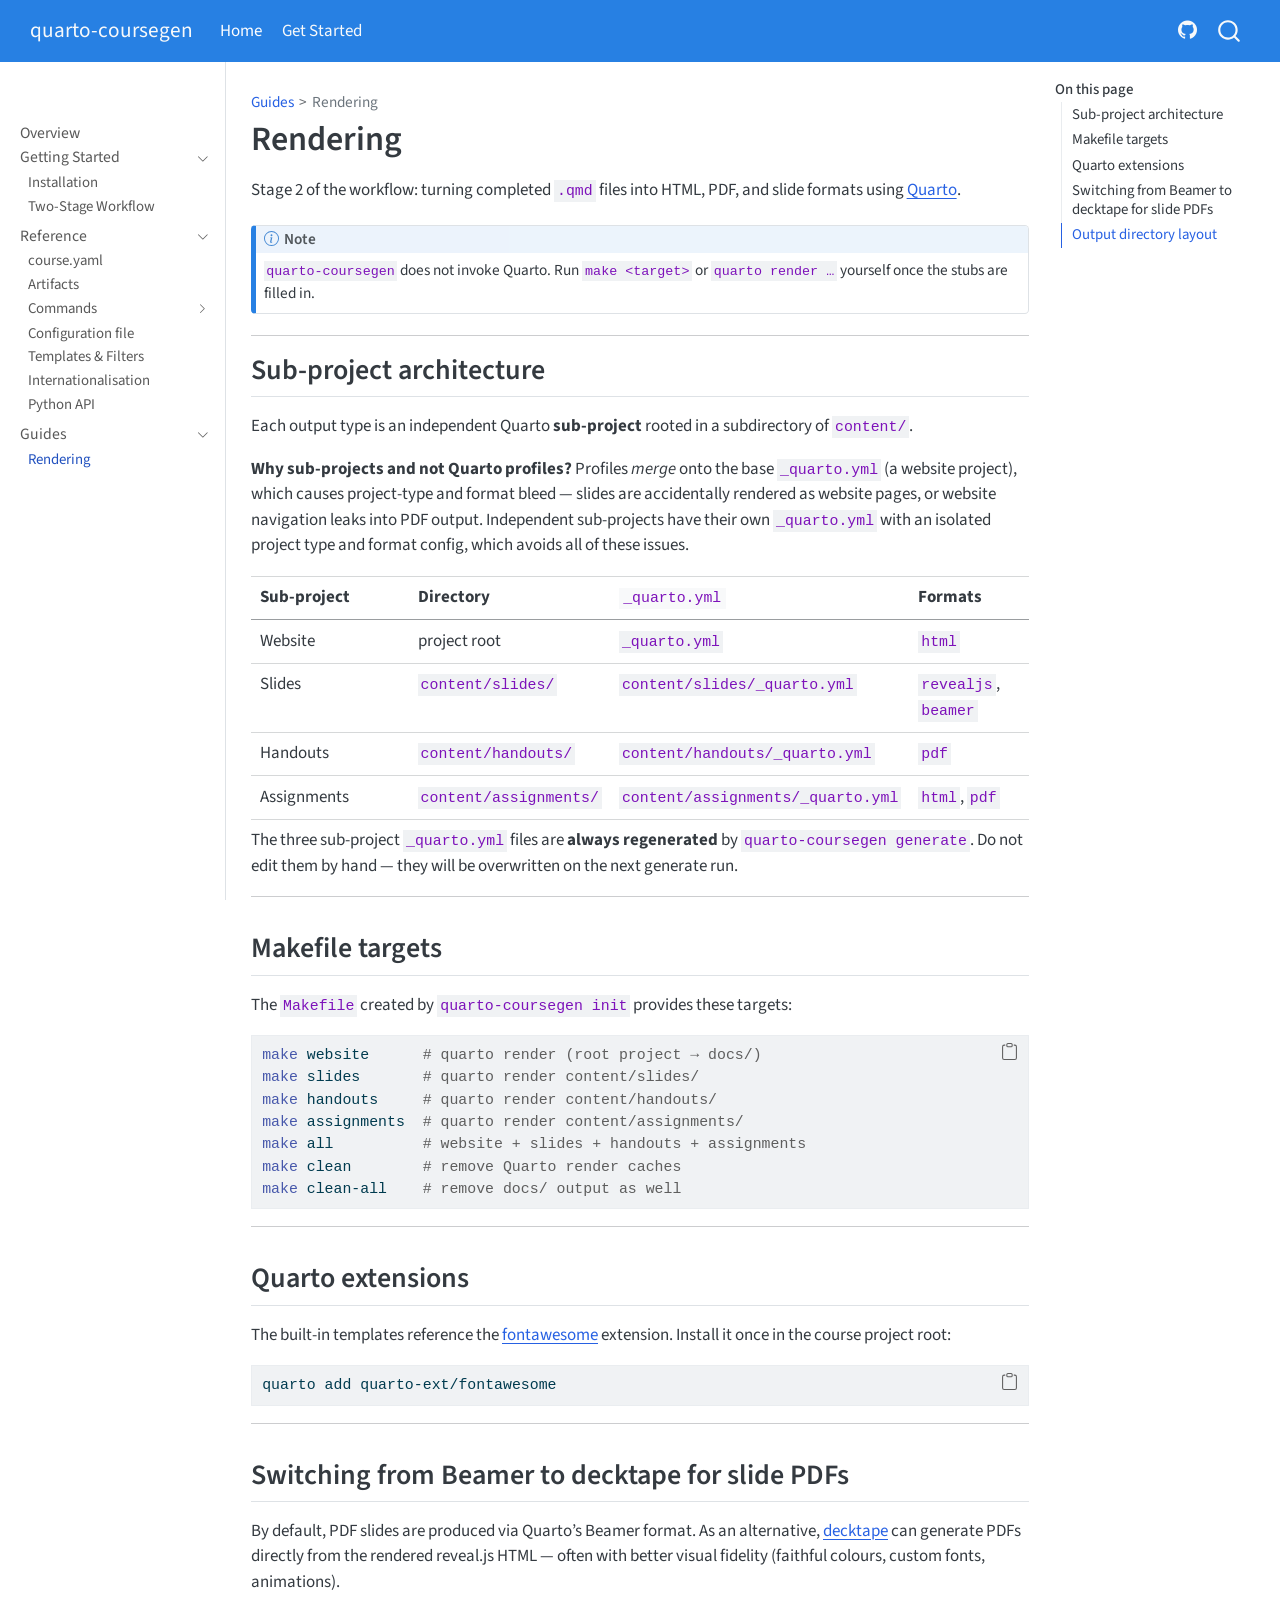
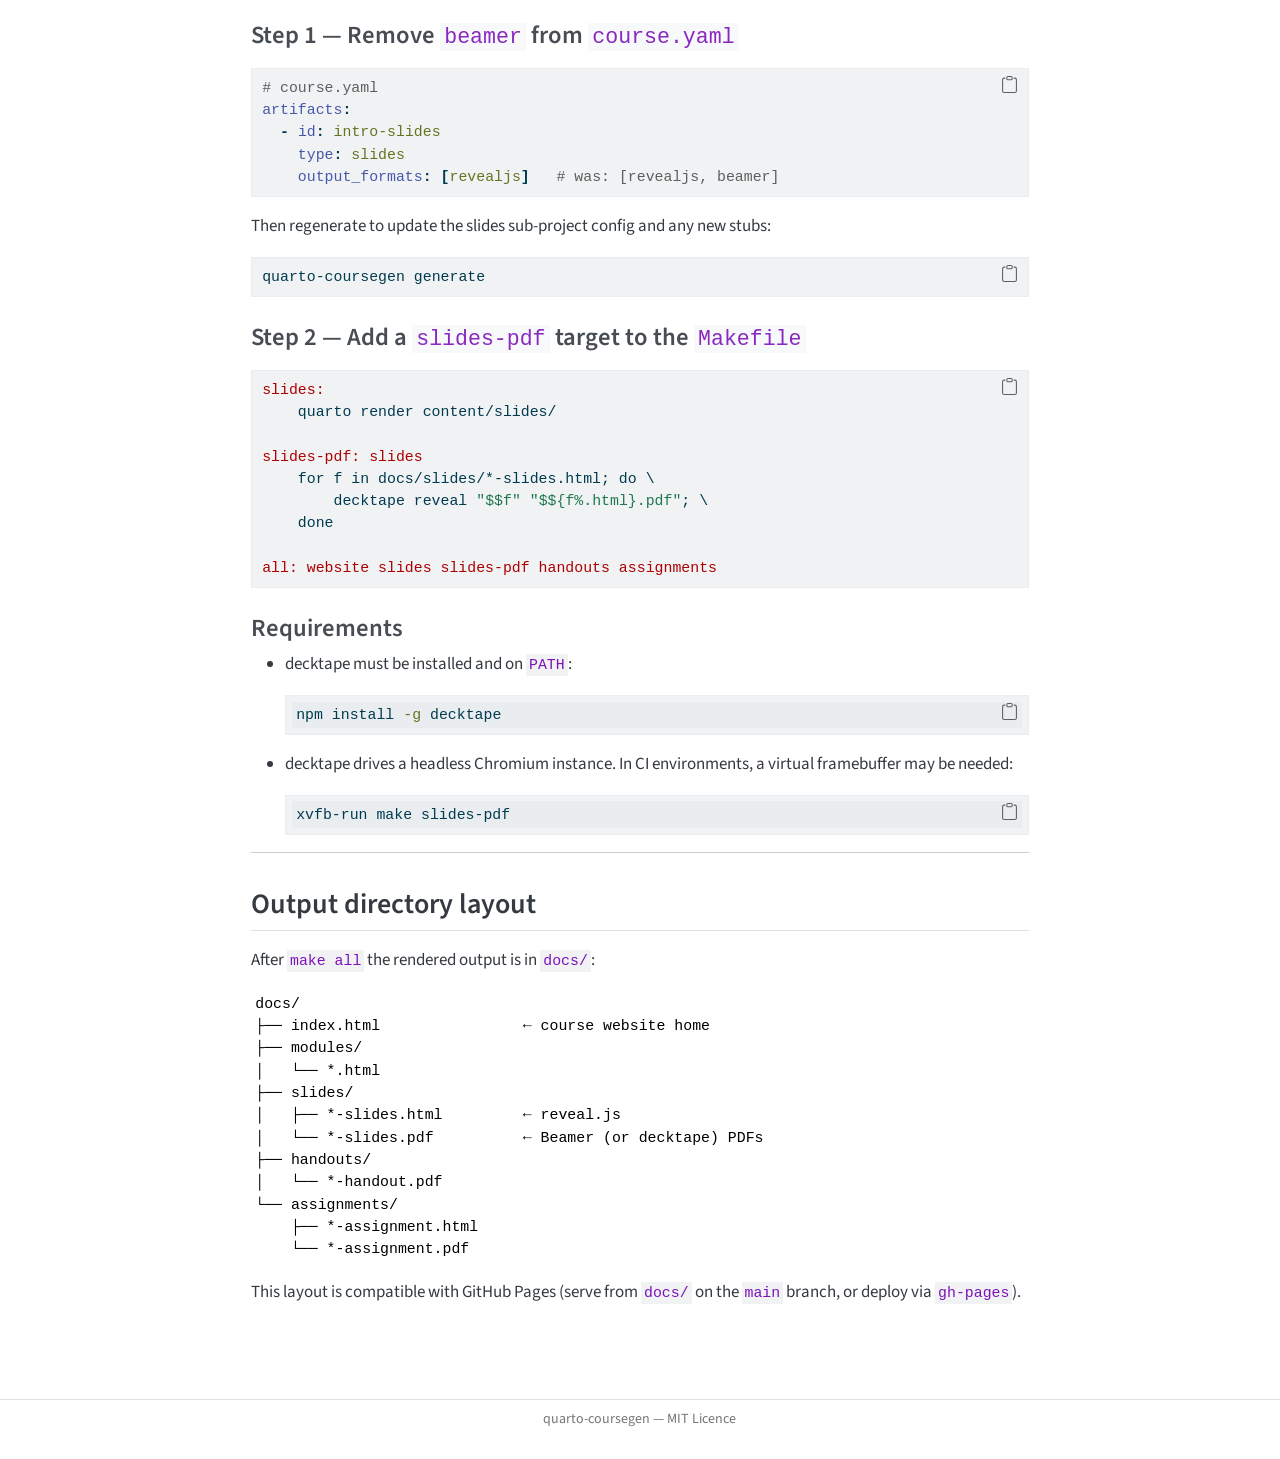
<file: docs/rendering.html>
<!DOCTYPE html>
<html xmlns="http://www.w3.org/1999/xhtml" lang="en" xml:lang="en"><head>

<meta charset="utf-8">
<meta name="generator" content="quarto-1.9.36">

<meta name="viewport" content="width=device-width, initial-scale=1.0, user-scalable=yes">


<title>Rendering – quarto-coursegen</title>
<style>
/* Default styles provided by pandoc.
** See https://pandoc.org/MANUAL.html#variables-for-html for config info.
*/
code{white-space: pre-wrap;}
span.smallcaps{font-variant: small-caps;}
div.columns{display: flex; gap: min(4vw, 1.5em);}
div.column{flex: auto; overflow-x: auto;}
div.hanging-indent{margin-left: 1.5em; text-indent: -1.5em;}
ul.task-list{list-style: none;}
ul.task-list li input[type="checkbox"] {
  width: 0.8em;
  margin: 0 0.8em 0.2em -1em; /* quarto-specific, see https://github.com/quarto-dev/quarto-cli/issues/4556 */ 
  vertical-align: middle;
}
/* CSS for syntax highlighting */
html { -webkit-text-size-adjust: 100%; }
pre > code.sourceCode { white-space: pre; position: relative; }
pre > code.sourceCode > span { display: inline-block; line-height: 1.25; }
pre > code.sourceCode > span:empty { height: 1.2em; }
.sourceCode { overflow: visible; }
code.sourceCode > span { color: inherit; text-decoration: inherit; }
div.sourceCode { margin: 1em 0; }
pre.sourceCode { margin: 0; }
@media screen {
div.sourceCode { overflow: auto; }
}
@media print {
pre > code.sourceCode { white-space: pre-wrap; }
pre > code.sourceCode > span { text-indent: -5em; padding-left: 5em; }
}
pre.numberSource code
  { counter-reset: source-line 0; }
pre.numberSource code > span
  { position: relative; left: -4em; counter-increment: source-line; }
pre.numberSource code > span > a:first-child::before
  { content: counter(source-line);
    position: relative; left: -1em; text-align: right; vertical-align: baseline;
    border: none; display: inline-block;
    -webkit-touch-callout: none; -webkit-user-select: none;
    -khtml-user-select: none; -moz-user-select: none;
    -ms-user-select: none; user-select: none;
    padding: 0 4px; width: 4em;
  }
pre.numberSource { margin-left: 3em;  padding-left: 4px; }
div.sourceCode
  {   }
@media screen {
pre > code.sourceCode > span > a:first-child::before { text-decoration: underline; }
}
</style>


<script src="site_libs/quarto-nav/quarto-nav.js"></script>
<script src="site_libs/quarto-nav/headroom.min.js"></script>
<script src="site_libs/clipboard/clipboard.min.js"></script>
<script src="site_libs/quarto-search/autocomplete.umd.js"></script>
<script src="site_libs/quarto-search/fuse.min.js"></script>
<script src="site_libs/quarto-search/quarto-search.js"></script>
<meta name="quarto:offset" content="./">
<script src="site_libs/quarto-html/quarto.js" type="module"></script>
<script src="site_libs/quarto-html/tabsets/tabsets.js" type="module"></script>
<script src="site_libs/quarto-html/popper.min.js"></script>
<script src="site_libs/quarto-html/tippy.umd.min.js"></script>
<script src="site_libs/quarto-html/anchor.min.js"></script>
<link href="site_libs/quarto-html/tippy.css" rel="stylesheet">
<link href="site_libs/quarto-html/quarto-syntax-highlighting-845c23b38eaddc0f92fda52bfe77a8c8.css" rel="stylesheet" id="quarto-text-highlighting-styles">
<script src="site_libs/bootstrap/bootstrap.min.js"></script>
<link href="site_libs/bootstrap/bootstrap-icons.css" rel="stylesheet">
<link href="site_libs/bootstrap/bootstrap-201b2add8695f569d26c246ec130154e.min.css" rel="stylesheet" append-hash="true" id="quarto-bootstrap" data-mode="light">
<script id="quarto-search-options" type="application/json">{
  "location": "navbar",
  "copy-button": false,
  "collapse-after": 3,
  "panel-placement": "end",
  "type": "overlay",
  "limit": 50,
  "keyboard-shortcut": [
    "f",
    "/",
    "s"
  ],
  "show-item-context": false,
  "language": {
    "search-no-results-text": "No results",
    "search-matching-documents-text": "matching documents",
    "search-copy-link-title": "Copy link to search",
    "search-hide-matches-text": "Hide additional matches",
    "search-more-match-text": "more match in this document",
    "search-more-matches-text": "more matches in this document",
    "search-clear-button-title": "Clear",
    "search-text-placeholder": "",
    "search-detached-cancel-button-title": "Cancel",
    "search-submit-button-title": "Submit",
    "search-label": "Search"
  }
}</script>


</head>

<body class="nav-sidebar docked nav-fixed quarto-light">

<div id="quarto-search-results"></div>
  <header id="quarto-header" class="headroom fixed-top">
    <nav class="navbar navbar-expand-lg " data-bs-theme="dark">
      <div class="navbar-container container-fluid">
      <div class="navbar-brand-container mx-auto">
    <a class="navbar-brand" href="./index.html">
    <span class="navbar-title">quarto-coursegen</span>
    </a>
  </div>
            <div id="quarto-search" class="" title="Search"></div>
          <button class="navbar-toggler" type="button" data-bs-toggle="collapse" data-bs-target="#navbarCollapse" aria-controls="navbarCollapse" role="menu" aria-expanded="false" aria-label="Toggle navigation" onclick="if (window.quartoToggleHeadroom) { window.quartoToggleHeadroom(); }">
  <span class="navbar-toggler-icon"></span>
</button>
          <div class="collapse navbar-collapse" id="navbarCollapse">
            <ul class="navbar-nav navbar-nav-scroll me-auto">
  <li class="nav-item">
    <a class="nav-link active" href="./index.html" aria-current="page"> 
<span class="menu-text">Home</span></a>
  </li>  
  <li class="nav-item">
    <a class="nav-link" href="./installation.html"> 
<span class="menu-text">Get Started</span></a>
  </li>  
</ul>
            <ul class="navbar-nav navbar-nav-scroll ms-auto">
  <li class="nav-item compact">
    <a class="nav-link" href="https://github.com/xylomorph/quarto-coursegen"> <i class="bi bi-github" role="img" aria-label="GitHub">
</i> 
<span class="menu-text"></span></a>
  </li>  
</ul>
          </div> <!-- /navcollapse -->
            <div class="quarto-navbar-tools">
</div>
      </div> <!-- /container-fluid -->
    </nav>
  <nav class="quarto-secondary-nav">
    <div class="container-fluid d-flex">
      <button type="button" class="quarto-btn-toggle btn" data-bs-toggle="collapse" role="button" data-bs-target=".quarto-sidebar-collapse-item" aria-controls="quarto-sidebar" aria-expanded="false" aria-label="Toggle sidebar navigation" onclick="if (window.quartoToggleHeadroom) { window.quartoToggleHeadroom(); }">
        <i class="bi bi-layout-text-sidebar-reverse"></i>
      </button>
        <nav class="quarto-page-breadcrumbs" aria-label="breadcrumb"><ol class="breadcrumb"><li class="breadcrumb-item"><a href="./rendering.html">Guides</a></li><li class="breadcrumb-item"><a href="./rendering.html">Rendering</a></li></ol></nav>
        <a class="flex-grow-1" role="navigation" data-bs-toggle="collapse" data-bs-target=".quarto-sidebar-collapse-item" aria-controls="quarto-sidebar" aria-expanded="false" aria-label="Toggle sidebar navigation" onclick="if (window.quartoToggleHeadroom) { window.quartoToggleHeadroom(); }">      
        </a>
      <button type="button" class="btn quarto-search-button" aria-label="Search" onclick="window.quartoOpenSearch();">
        <i class="bi bi-search"></i>
      </button>
    </div>
  </nav>
</header>
<!-- content -->
<div id="quarto-content" class="quarto-container page-columns page-rows-contents page-layout-article page-navbar">
<!-- sidebar -->
  <nav id="quarto-sidebar" class="sidebar collapse collapse-horizontal quarto-sidebar-collapse-item sidebar-navigation docked overflow-auto">
        <div class="mt-2 flex-shrink-0 align-items-center">
        <div class="sidebar-search">
        <div id="quarto-search" class="" title="Search"></div>
        </div>
        </div>
    <div class="sidebar-menu-container"> 
    <ul class="list-unstyled mt-1">
        <li class="sidebar-item">
  <div class="sidebar-item-container"> 
  <a href="./index.html" class="sidebar-item-text sidebar-link">
 <span class="menu-text">Overview</span></a>
  </div>
</li>
        <li class="sidebar-item sidebar-item-section">
      <div class="sidebar-item-container"> 
            <a class="sidebar-item-text sidebar-link text-start" data-bs-toggle="collapse" data-bs-target="#quarto-sidebar-section-1" role="navigation" aria-expanded="true">
 <span class="menu-text">Getting Started</span></a>
          <a class="sidebar-item-toggle text-start" data-bs-toggle="collapse" data-bs-target="#quarto-sidebar-section-1" role="navigation" aria-expanded="true" aria-label="Toggle section">
            <i class="bi bi-chevron-right ms-2"></i>
          </a> 
      </div>
      <ul id="quarto-sidebar-section-1" class="collapse list-unstyled sidebar-section depth1 show">  
          <li class="sidebar-item">
  <div class="sidebar-item-container"> 
  <a href="./installation.html" class="sidebar-item-text sidebar-link">
 <span class="menu-text">Installation</span></a>
  </div>
</li>
          <li class="sidebar-item">
  <div class="sidebar-item-container"> 
  <a href="./workflow.html" class="sidebar-item-text sidebar-link">
 <span class="menu-text">Two-Stage Workflow</span></a>
  </div>
</li>
      </ul>
  </li>
        <li class="sidebar-item sidebar-item-section">
      <div class="sidebar-item-container"> 
            <a class="sidebar-item-text sidebar-link text-start" data-bs-toggle="collapse" data-bs-target="#quarto-sidebar-section-2" role="navigation" aria-expanded="true">
 <span class="menu-text">Reference</span></a>
          <a class="sidebar-item-toggle text-start" data-bs-toggle="collapse" data-bs-target="#quarto-sidebar-section-2" role="navigation" aria-expanded="true" aria-label="Toggle section">
            <i class="bi bi-chevron-right ms-2"></i>
          </a> 
      </div>
      <ul id="quarto-sidebar-section-2" class="collapse list-unstyled sidebar-section depth1 show">  
          <li class="sidebar-item">
  <div class="sidebar-item-container"> 
  <a href="./course-yaml.html" class="sidebar-item-text sidebar-link">
 <span class="menu-text">course.yaml</span></a>
  </div>
</li>
          <li class="sidebar-item">
  <div class="sidebar-item-container"> 
  <a href="./artifacts.html" class="sidebar-item-text sidebar-link">
 <span class="menu-text">Artifacts</span></a>
  </div>
</li>
          <li class="sidebar-item sidebar-item-section">
      <div class="sidebar-item-container"> 
            <a class="sidebar-item-text sidebar-link text-start collapsed" data-bs-toggle="collapse" data-bs-target="#quarto-sidebar-section-3" role="navigation" aria-expanded="false">
 <span class="menu-text">Commands</span></a>
          <a class="sidebar-item-toggle text-start collapsed" data-bs-toggle="collapse" data-bs-target="#quarto-sidebar-section-3" role="navigation" aria-expanded="false" aria-label="Toggle section">
            <i class="bi bi-chevron-right ms-2"></i>
          </a> 
      </div>
      <ul id="quarto-sidebar-section-3" class="collapse list-unstyled sidebar-section depth2 ">  
          <li class="sidebar-item">
  <div class="sidebar-item-container"> 
  <a href="./commands/init.html" class="sidebar-item-text sidebar-link">
 <span class="menu-text">init</span></a>
  </div>
</li>
          <li class="sidebar-item">
  <div class="sidebar-item-container"> 
  <a href="./commands/generate.html" class="sidebar-item-text sidebar-link">
 <span class="menu-text">generate</span></a>
  </div>
</li>
      </ul>
  </li>
          <li class="sidebar-item">
  <div class="sidebar-item-container"> 
  <a href="./configuration.html" class="sidebar-item-text sidebar-link">
 <span class="menu-text">Configuration file</span></a>
  </div>
</li>
          <li class="sidebar-item">
  <div class="sidebar-item-container"> 
  <a href="./templates.html" class="sidebar-item-text sidebar-link">
 <span class="menu-text">Templates &amp; Filters</span></a>
  </div>
</li>
          <li class="sidebar-item">
  <div class="sidebar-item-container"> 
  <a href="./i18n.html" class="sidebar-item-text sidebar-link">
 <span class="menu-text">Internationalisation</span></a>
  </div>
</li>
          <li class="sidebar-item">
  <div class="sidebar-item-container"> 
  <a href="./python-api.html" class="sidebar-item-text sidebar-link">
 <span class="menu-text">Python API</span></a>
  </div>
</li>
      </ul>
  </li>
        <li class="sidebar-item sidebar-item-section">
      <div class="sidebar-item-container"> 
            <a class="sidebar-item-text sidebar-link text-start" data-bs-toggle="collapse" data-bs-target="#quarto-sidebar-section-4" role="navigation" aria-expanded="true">
 <span class="menu-text">Guides</span></a>
          <a class="sidebar-item-toggle text-start" data-bs-toggle="collapse" data-bs-target="#quarto-sidebar-section-4" role="navigation" aria-expanded="true" aria-label="Toggle section">
            <i class="bi bi-chevron-right ms-2"></i>
          </a> 
      </div>
      <ul id="quarto-sidebar-section-4" class="collapse list-unstyled sidebar-section depth1 show">  
          <li class="sidebar-item">
  <div class="sidebar-item-container"> 
  <a href="./rendering.html" class="sidebar-item-text sidebar-link active">
 <span class="menu-text">Rendering</span></a>
  </div>
</li>
      </ul>
  </li>
    </ul>
    </div>
</nav>
<div id="quarto-sidebar-glass" class="quarto-sidebar-collapse-item" data-bs-toggle="collapse" data-bs-target=".quarto-sidebar-collapse-item"></div>
<!-- margin-sidebar -->
    <div id="quarto-margin-sidebar" class="sidebar margin-sidebar">
        <nav id="TOC" role="doc-toc" class="toc-active">
    <h2 id="toc-title">On this page</h2>
   
  <ul>
  <li><a href="#sub-project-architecture" id="toc-sub-project-architecture" class="nav-link active" data-scroll-target="#sub-project-architecture">Sub-project architecture</a></li>
  <li><a href="#makefile-targets" id="toc-makefile-targets" class="nav-link" data-scroll-target="#makefile-targets">Makefile targets</a></li>
  <li><a href="#quarto-extensions" id="toc-quarto-extensions" class="nav-link" data-scroll-target="#quarto-extensions">Quarto extensions</a></li>
  <li><a href="#switching-from-beamer-to-decktape-for-slide-pdfs" id="toc-switching-from-beamer-to-decktape-for-slide-pdfs" class="nav-link" data-scroll-target="#switching-from-beamer-to-decktape-for-slide-pdfs">Switching from Beamer to decktape for slide PDFs</a>
  <ul class="collapse">
  <li><a href="#step-1-remove-beamer-from-course.yaml" id="toc-step-1-remove-beamer-from-course.yaml" class="nav-link" data-scroll-target="#step-1-remove-beamer-from-course.yaml">Step 1 — Remove <code>beamer</code> from <code>course.yaml</code></a></li>
  <li><a href="#step-2-add-a-slides-pdf-target-to-the-makefile" id="toc-step-2-add-a-slides-pdf-target-to-the-makefile" class="nav-link" data-scroll-target="#step-2-add-a-slides-pdf-target-to-the-makefile">Step 2 — Add a <code>slides-pdf</code> target to the <code>Makefile</code></a></li>
  <li><a href="#requirements" id="toc-requirements" class="nav-link" data-scroll-target="#requirements">Requirements</a></li>
  </ul></li>
  <li><a href="#output-directory-layout" id="toc-output-directory-layout" class="nav-link" data-scroll-target="#output-directory-layout">Output directory layout</a></li>
  </ul>
</nav>
    </div>
<!-- main -->
<main class="content" id="quarto-document-content">

<header id="title-block-header" class="quarto-title-block default"><nav class="quarto-page-breadcrumbs quarto-title-breadcrumbs d-none d-lg-block" aria-label="breadcrumb"><ol class="breadcrumb"><li class="breadcrumb-item"><a href="./rendering.html">Guides</a></li><li class="breadcrumb-item"><a href="./rendering.html">Rendering</a></li></ol></nav>
<div class="quarto-title">
<h1 class="title">Rendering</h1>
</div>



<div class="quarto-title-meta">

    
  
    
  </div>
  


</header>


<p>Stage 2 of the workflow: turning completed <code>.qmd</code> files into HTML, PDF, and slide formats using <a href="https://quarto.org/">Quarto</a>.</p>
<div class="callout callout-style-default callout-note callout-titled">
<div class="callout-header d-flex align-content-center">
<div class="callout-icon-container">
<i class="callout-icon"></i>
</div>
<div class="callout-title-container flex-fill">
Note
</div>
</div>
<div class="callout-body-container callout-body">
<p><code>quarto-coursegen</code> does not invoke Quarto. Run <code>make &lt;target&gt;</code> or <code>quarto render …</code> yourself once the stubs are filled in.</p>
</div>
</div>
<hr>
<section id="sub-project-architecture" class="level2">
<h2 class="anchored" data-anchor-id="sub-project-architecture">Sub-project architecture</h2>
<p>Each output type is an independent Quarto <strong>sub-project</strong> rooted in a subdirectory of <code>content/</code>.</p>
<p><strong>Why sub-projects and not Quarto profiles?</strong> Profiles <em>merge</em> onto the base <code>_quarto.yml</code> (a website project), which causes project-type and format bleed — slides are accidentally rendered as website pages, or website navigation leaks into PDF output. Independent sub-projects have their own <code>_quarto.yml</code> with an isolated project type and format config, which avoids all of these issues.</p>
<table class="caption-top table">
<colgroup>
<col style="width: 27%">
<col style="width: 22%">
<col style="width: 31%">
<col style="width: 18%">
</colgroup>
<thead>
<tr class="header">
<th>Sub-project</th>
<th>Directory</th>
<th><code>_quarto.yml</code></th>
<th>Formats</th>
</tr>
</thead>
<tbody>
<tr class="odd">
<td>Website</td>
<td>project root</td>
<td><code>_quarto.yml</code></td>
<td><code>html</code></td>
</tr>
<tr class="even">
<td>Slides</td>
<td><code>content/slides/</code></td>
<td><code>content/slides/_quarto.yml</code></td>
<td><code>revealjs</code>, <code>beamer</code></td>
</tr>
<tr class="odd">
<td>Handouts</td>
<td><code>content/handouts/</code></td>
<td><code>content/handouts/_quarto.yml</code></td>
<td><code>pdf</code></td>
</tr>
<tr class="even">
<td>Assignments</td>
<td><code>content/assignments/</code></td>
<td><code>content/assignments/_quarto.yml</code></td>
<td><code>html</code>, <code>pdf</code></td>
</tr>
</tbody>
</table>
<p>The three sub-project <code>_quarto.yml</code> files are <strong>always regenerated</strong> by <code>quarto-coursegen generate</code>. Do not edit them by hand — they will be overwritten on the next generate run.</p>
<hr>
</section>
<section id="makefile-targets" class="level2">
<h2 class="anchored" data-anchor-id="makefile-targets">Makefile targets</h2>
<p>The <code>Makefile</code> created by <code>quarto-coursegen init</code> provides these targets:</p>
<div class="code-copy-outer-scaffold"><div class="sourceCode" id="cb1"><pre class="sourceCode bash code-with-copy"><code class="sourceCode bash"><span id="cb1-1"><a href="#cb1-1" aria-hidden="true" tabindex="-1"></a><span class="fu">make</span> website      <span class="co"># quarto render (root project → docs/)</span></span>
<span id="cb1-2"><a href="#cb1-2" aria-hidden="true" tabindex="-1"></a><span class="fu">make</span> slides       <span class="co"># quarto render content/slides/</span></span>
<span id="cb1-3"><a href="#cb1-3" aria-hidden="true" tabindex="-1"></a><span class="fu">make</span> handouts     <span class="co"># quarto render content/handouts/</span></span>
<span id="cb1-4"><a href="#cb1-4" aria-hidden="true" tabindex="-1"></a><span class="fu">make</span> assignments  <span class="co"># quarto render content/assignments/</span></span>
<span id="cb1-5"><a href="#cb1-5" aria-hidden="true" tabindex="-1"></a><span class="fu">make</span> all          <span class="co"># website + slides + handouts + assignments</span></span>
<span id="cb1-6"><a href="#cb1-6" aria-hidden="true" tabindex="-1"></a><span class="fu">make</span> clean        <span class="co"># remove Quarto render caches</span></span>
<span id="cb1-7"><a href="#cb1-7" aria-hidden="true" tabindex="-1"></a><span class="fu">make</span> clean-all    <span class="co"># remove docs/ output as well</span></span></code></pre></div><button title="Copy to Clipboard" class="code-copy-button"><i class="bi"></i></button></div>
<hr>
</section>
<section id="quarto-extensions" class="level2">
<h2 class="anchored" data-anchor-id="quarto-extensions">Quarto extensions</h2>
<p>The built-in templates reference the <a href="https://github.com/quarto-ext/fontawesome">fontawesome</a> extension. Install it once in the course project root:</p>
<div class="code-copy-outer-scaffold"><div class="sourceCode" id="cb2"><pre class="sourceCode bash code-with-copy"><code class="sourceCode bash"><span id="cb2-1"><a href="#cb2-1" aria-hidden="true" tabindex="-1"></a><span class="ex">quarto</span> add quarto-ext/fontawesome</span></code></pre></div><button title="Copy to Clipboard" class="code-copy-button"><i class="bi"></i></button></div>
<hr>
</section>
<section id="switching-from-beamer-to-decktape-for-slide-pdfs" class="level2">
<h2 class="anchored" data-anchor-id="switching-from-beamer-to-decktape-for-slide-pdfs">Switching from Beamer to decktape for slide PDFs</h2>
<p>By default, PDF slides are produced via Quarto’s Beamer format. As an alternative, <a href="https://github.com/astefanutti/decktape">decktape</a> can generate PDFs directly from the rendered reveal.js HTML — often with better visual fidelity (faithful colours, custom fonts, animations).</p>
<section id="step-1-remove-beamer-from-course.yaml" class="level3">
<h3 class="anchored" data-anchor-id="step-1-remove-beamer-from-course.yaml">Step 1 — Remove <code>beamer</code> from <code>course.yaml</code></h3>
<div class="code-copy-outer-scaffold"><div class="sourceCode" id="cb3"><pre class="sourceCode yaml code-with-copy"><code class="sourceCode yaml"><span id="cb3-1"><a href="#cb3-1" aria-hidden="true" tabindex="-1"></a><span class="co"># course.yaml</span></span>
<span id="cb3-2"><a href="#cb3-2" aria-hidden="true" tabindex="-1"></a><span class="fu">artifacts</span><span class="kw">:</span></span>
<span id="cb3-3"><a href="#cb3-3" aria-hidden="true" tabindex="-1"></a><span class="at">  </span><span class="kw">-</span><span class="at"> </span><span class="fu">id</span><span class="kw">:</span><span class="at"> intro-slides</span></span>
<span id="cb3-4"><a href="#cb3-4" aria-hidden="true" tabindex="-1"></a><span class="at">    </span><span class="fu">type</span><span class="kw">:</span><span class="at"> slides</span></span>
<span id="cb3-5"><a href="#cb3-5" aria-hidden="true" tabindex="-1"></a><span class="at">    </span><span class="fu">output_formats</span><span class="kw">:</span><span class="at"> </span><span class="kw">[</span><span class="at">revealjs</span><span class="kw">]</span><span class="co">   # was: [revealjs, beamer]</span></span></code></pre></div><button title="Copy to Clipboard" class="code-copy-button"><i class="bi"></i></button></div>
<p>Then regenerate to update the slides sub-project config and any new stubs:</p>
<div class="code-copy-outer-scaffold"><div class="sourceCode" id="cb4"><pre class="sourceCode bash code-with-copy"><code class="sourceCode bash"><span id="cb4-1"><a href="#cb4-1" aria-hidden="true" tabindex="-1"></a><span class="ex">quarto-coursegen</span> generate</span></code></pre></div><button title="Copy to Clipboard" class="code-copy-button"><i class="bi"></i></button></div>
</section>
<section id="step-2-add-a-slides-pdf-target-to-the-makefile" class="level3">
<h3 class="anchored" data-anchor-id="step-2-add-a-slides-pdf-target-to-the-makefile">Step 2 — Add a <code>slides-pdf</code> target to the <code>Makefile</code></h3>
<div class="code-copy-outer-scaffold"><div class="sourceCode" id="cb5"><pre class="sourceCode makefile code-with-copy"><code class="sourceCode makefile"><span id="cb5-1"><a href="#cb5-1" aria-hidden="true" tabindex="-1"></a><span class="dv">slides:</span></span>
<span id="cb5-2"><a href="#cb5-2" aria-hidden="true" tabindex="-1"></a><span class="er">    </span>quarto render content/slides/</span>
<span id="cb5-3"><a href="#cb5-3" aria-hidden="true" tabindex="-1"></a></span>
<span id="cb5-4"><a href="#cb5-4" aria-hidden="true" tabindex="-1"></a><span class="dv">slides-pdf:</span><span class="dt"> slides</span></span>
<span id="cb5-5"><a href="#cb5-5" aria-hidden="true" tabindex="-1"></a><span class="er">    </span>for f in docs/slides/*-slides.html; do \</span>
<span id="cb5-6"><a href="#cb5-6" aria-hidden="true" tabindex="-1"></a>        decktape reveal <span class="st">"</span><span class="ch">$$</span><span class="st">f"</span> <span class="st">"</span><span class="ch">$$</span><span class="st">{f%.html}.pdf"</span>; \</span>
<span id="cb5-7"><a href="#cb5-7" aria-hidden="true" tabindex="-1"></a>    done</span>
<span id="cb5-8"><a href="#cb5-8" aria-hidden="true" tabindex="-1"></a></span>
<span id="cb5-9"><a href="#cb5-9" aria-hidden="true" tabindex="-1"></a><span class="dv">all:</span><span class="dt"> website slides slides-pdf handouts assignments</span></span></code></pre></div><button title="Copy to Clipboard" class="code-copy-button"><i class="bi"></i></button></div>
</section>
<section id="requirements" class="level3">
<h3 class="anchored" data-anchor-id="requirements">Requirements</h3>
<ul>
<li><p>decktape must be installed and on <code>PATH</code>:</p>
<div class="code-copy-outer-scaffold"><div class="sourceCode" id="cb6"><pre class="sourceCode bash code-with-copy"><code class="sourceCode bash"><span id="cb6-1"><a href="#cb6-1" aria-hidden="true" tabindex="-1"></a><span class="ex">npm</span> install <span class="at">-g</span> decktape</span></code></pre></div><button title="Copy to Clipboard" class="code-copy-button"><i class="bi"></i></button></div></li>
<li><p>decktape drives a headless Chromium instance. In CI environments, a virtual framebuffer may be needed:</p>
<div class="code-copy-outer-scaffold"><div class="sourceCode" id="cb7"><pre class="sourceCode bash code-with-copy"><code class="sourceCode bash"><span id="cb7-1"><a href="#cb7-1" aria-hidden="true" tabindex="-1"></a><span class="ex">xvfb-run</span> make slides-pdf</span></code></pre></div><button title="Copy to Clipboard" class="code-copy-button"><i class="bi"></i></button></div></li>
</ul>
<hr>
</section>
</section>
<section id="output-directory-layout" class="level2">
<h2 class="anchored" data-anchor-id="output-directory-layout">Output directory layout</h2>
<p>After <code>make all</code> the rendered output is in <code>docs/</code>:</p>
<pre><code>docs/
├── index.html                ← course website home
├── modules/
│   └── *.html
├── slides/
│   ├── *-slides.html         ← reveal.js
│   └── *-slides.pdf          ← Beamer (or decktape) PDFs
├── handouts/
│   └── *-handout.pdf
└── assignments/
    ├── *-assignment.html
    └── *-assignment.pdf</code></pre>
<p>This layout is compatible with GitHub Pages (serve from <code>docs/</code> on the <code>main</code> branch, or deploy via <code>gh-pages</code>).</p>


</section>

</main> <!-- /main -->
<script id="quarto-html-after-body" type="application/javascript">
  window.document.addEventListener("DOMContentLoaded", function (event) {
    const icon = "";
    const anchorJS = new window.AnchorJS();
    anchorJS.options = {
      placement: 'right',
      icon: icon
    };
    anchorJS.add('.anchored');
    const isCodeAnnotation = (el) => {
      for (const clz of el.classList) {
        if (clz.startsWith('code-annotation-')) {                     
          return true;
        }
      }
      return false;
    }
    const onCopySuccess = function(e) {
      // button target
      const button = e.trigger;
      // don't keep focus
      button.blur();
      // flash "checked"
      button.classList.add('code-copy-button-checked');
      var currentTitle = button.getAttribute("title");
      button.setAttribute("title", "Copied!");
      let tooltip;
      if (window.bootstrap) {
        button.setAttribute("data-bs-toggle", "tooltip");
        button.setAttribute("data-bs-placement", "left");
        button.setAttribute("data-bs-title", "Copied!");
        tooltip = new bootstrap.Tooltip(button, 
          { trigger: "manual", 
            customClass: "code-copy-button-tooltip",
            offset: [0, -8]});
        tooltip.show();    
      }
      setTimeout(function() {
        if (tooltip) {
          tooltip.hide();
          button.removeAttribute("data-bs-title");
          button.removeAttribute("data-bs-toggle");
          button.removeAttribute("data-bs-placement");
        }
        button.setAttribute("title", currentTitle);
        button.classList.remove('code-copy-button-checked');
      }, 1000);
      // clear code selection
      e.clearSelection();
    }
    const getTextToCopy = function(trigger) {
      const outerScaffold = trigger.parentElement.cloneNode(true);
      const codeEl = outerScaffold.querySelector('code');
      for (const childEl of codeEl.children) {
        if (isCodeAnnotation(childEl)) {
          childEl.remove();
        }
      }
      return codeEl.innerText;
    }
    const clipboard = new window.ClipboardJS('.code-copy-button:not([data-in-quarto-modal])', {
      text: getTextToCopy
    });
    clipboard.on('success', onCopySuccess);
    if (window.document.getElementById('quarto-embedded-source-code-modal')) {
      const clipboardModal = new window.ClipboardJS('.code-copy-button[data-in-quarto-modal]', {
        text: getTextToCopy,
        container: window.document.getElementById('quarto-embedded-source-code-modal')
      });
      clipboardModal.on('success', onCopySuccess);
    }
      var localhostRegex = new RegExp(/^(?:http|https):\/\/localhost\:?[0-9]*\//);
      var mailtoRegex = new RegExp(/^mailto:/);
        var filterRegex = new RegExp('/' + window.location.host + '/');
      var isInternal = (href) => {
          return filterRegex.test(href) || localhostRegex.test(href) || mailtoRegex.test(href);
      }
      // Inspect non-navigation links and adorn them if external
     var links = window.document.querySelectorAll('a[href]:not(.nav-link):not(.navbar-brand):not(.toc-action):not(.sidebar-link):not(.sidebar-item-toggle):not(.pagination-link):not(.no-external):not([aria-hidden]):not(.dropdown-item):not(.quarto-navigation-tool):not(.about-link)');
      for (var i=0; i<links.length; i++) {
        const link = links[i];
        if (!isInternal(link.href)) {
          // undo the damage that might have been done by quarto-nav.js in the case of
          // links that we want to consider external
          if (link.dataset.originalHref !== undefined) {
            link.href = link.dataset.originalHref;
          }
        }
      }
    function tippyHover(el, contentFn, onTriggerFn, onUntriggerFn) {
      const config = {
        allowHTML: true,
        maxWidth: 500,
        delay: 100,
        arrow: false,
        appendTo: function(el) {
            return el.parentElement;
        },
        interactive: true,
        interactiveBorder: 10,
        theme: 'quarto',
        placement: 'bottom-start',
      };
      if (contentFn) {
        config.content = contentFn;
      }
      if (onTriggerFn) {
        config.onTrigger = onTriggerFn;
      }
      if (onUntriggerFn) {
        config.onUntrigger = onUntriggerFn;
      }
      window.tippy(el, config); 
    }
    const noterefs = window.document.querySelectorAll('a[role="doc-noteref"]');
    for (var i=0; i<noterefs.length; i++) {
      const ref = noterefs[i];
      tippyHover(ref, function() {
        // use id or data attribute instead here
        let href = ref.getAttribute('data-footnote-href') || ref.getAttribute('href');
        try { href = new URL(href).hash; } catch {}
        const id = href.replace(/^#\/?/, "");
        const note = window.document.getElementById(id);
        if (note) {
          return note.innerHTML;
        } else {
          return "";
        }
      });
    }
    const xrefs = window.document.querySelectorAll('a.quarto-xref');
    const processXRef = (id, note) => {
      // Strip column container classes
      const stripColumnClz = (el) => {
        el.classList.remove("page-full", "page-columns");
        if (el.children) {
          for (const child of el.children) {
            stripColumnClz(child);
          }
        }
      }
      stripColumnClz(note)
      if (id === null || id.startsWith('sec-')) {
        // Special case sections, only their first couple elements
        const container = document.createElement("div");
        if (note.children && note.children.length > 2) {
          container.appendChild(note.children[0].cloneNode(true));
          for (let i = 1; i < note.children.length; i++) {
            const child = note.children[i];
            if (child.tagName === "P" && child.innerText === "") {
              continue;
            } else {
              container.appendChild(child.cloneNode(true));
              break;
            }
          }
          if (window.Quarto?.typesetMath) {
            window.Quarto.typesetMath(container);
          }
          return container.innerHTML
        } else {
          if (window.Quarto?.typesetMath) {
            window.Quarto.typesetMath(note);
          }
          return note.innerHTML;
        }
      } else {
        // Remove any anchor links if they are present
        const anchorLink = note.querySelector('a.anchorjs-link');
        if (anchorLink) {
          anchorLink.remove();
        }
        if (window.Quarto?.typesetMath) {
          window.Quarto.typesetMath(note);
        }
        if (note.classList.contains("callout")) {
          return note.outerHTML;
        } else {
          return note.innerHTML;
        }
      }
    }
    for (var i=0; i<xrefs.length; i++) {
      const xref = xrefs[i];
      tippyHover(xref, undefined, function(instance) {
        instance.disable();
        let url = xref.getAttribute('href');
        let hash = undefined; 
        if (url.startsWith('#')) {
          hash = url;
        } else {
          try { hash = new URL(url).hash; } catch {}
        }
        if (hash) {
          const id = hash.replace(/^#\/?/, "");
          const note = window.document.getElementById(id);
          if (note !== null) {
            try {
              const html = processXRef(id, note.cloneNode(true));
              instance.setContent(html);
            } finally {
              instance.enable();
              instance.show();
            }
          } else {
            // See if we can fetch this
            fetch(url.split('#')[0])
            .then(res => res.text())
            .then(html => {
              const parser = new DOMParser();
              const htmlDoc = parser.parseFromString(html, "text/html");
              const note = htmlDoc.getElementById(id);
              if (note !== null) {
                const html = processXRef(id, note);
                instance.setContent(html);
              } 
            }).finally(() => {
              instance.enable();
              instance.show();
            });
          }
        } else {
          // See if we can fetch a full url (with no hash to target)
          // This is a special case and we should probably do some content thinning / targeting
          fetch(url)
          .then(res => res.text())
          .then(html => {
            const parser = new DOMParser();
            const htmlDoc = parser.parseFromString(html, "text/html");
            const note = htmlDoc.querySelector('main.content');
            if (note !== null) {
              // This should only happen for chapter cross references
              // (since there is no id in the URL)
              // remove the first header
              if (note.children.length > 0 && note.children[0].tagName === "HEADER") {
                note.children[0].remove();
              }
              const html = processXRef(null, note);
              instance.setContent(html);
            } 
          }).finally(() => {
            instance.enable();
            instance.show();
          });
        }
      }, function(instance) {
      });
    }
        let selectedAnnoteEl;
        const selectorForAnnotation = ( cell, annotation) => {
          let cellAttr = 'data-code-cell="' + cell + '"';
          let lineAttr = 'data-code-annotation="' +  annotation + '"';
          const selector = 'span[' + cellAttr + '][' + lineAttr + ']';
          return selector;
        }
        const selectCodeLines = (annoteEl) => {
          const doc = window.document;
          const targetCell = annoteEl.getAttribute("data-target-cell");
          const targetAnnotation = annoteEl.getAttribute("data-target-annotation");
          const annoteSpan = window.document.querySelector(selectorForAnnotation(targetCell, targetAnnotation));
          const lines = annoteSpan.getAttribute("data-code-lines").split(",");
          const lineIds = lines.map((line) => {
            return targetCell + "-" + line;
          })
          let top = null;
          let height = null;
          let parent = null;
          if (lineIds.length > 0) {
              //compute the position of the single el (top and bottom and make a div)
              const el = window.document.getElementById(lineIds[0]);
              top = el.offsetTop;
              height = el.offsetHeight;
              parent = el.parentElement.parentElement;
            if (lineIds.length > 1) {
              const lastEl = window.document.getElementById(lineIds[lineIds.length - 1]);
              const bottom = lastEl.offsetTop + lastEl.offsetHeight;
              height = bottom - top;
            }
            if (top !== null && height !== null && parent !== null) {
              // cook up a div (if necessary) and position it 
              let div = window.document.getElementById("code-annotation-line-highlight");
              if (div === null) {
                div = window.document.createElement("div");
                div.setAttribute("id", "code-annotation-line-highlight");
                div.style.position = 'absolute';
                parent.appendChild(div);
              }
              div.style.top = top - 2 + "px";
              div.style.height = height + 4 + "px";
              div.style.left = 0;
              let gutterDiv = window.document.getElementById("code-annotation-line-highlight-gutter");
              if (gutterDiv === null) {
                gutterDiv = window.document.createElement("div");
                gutterDiv.setAttribute("id", "code-annotation-line-highlight-gutter");
                gutterDiv.style.position = 'absolute';
                const codeCell = window.document.getElementById(targetCell);
                const gutter = codeCell.querySelector('.code-annotation-gutter');
                gutter.appendChild(gutterDiv);
              }
              gutterDiv.style.top = top - 2 + "px";
              gutterDiv.style.height = height + 4 + "px";
            }
            selectedAnnoteEl = annoteEl;
          }
        };
        const unselectCodeLines = () => {
          const elementsIds = ["code-annotation-line-highlight", "code-annotation-line-highlight-gutter"];
          elementsIds.forEach((elId) => {
            const div = window.document.getElementById(elId);
            if (div) {
              div.remove();
            }
          });
          selectedAnnoteEl = undefined;
        };
          // Handle positioning of the toggle
      window.addEventListener(
        "resize",
        throttle(() => {
          elRect = undefined;
          if (selectedAnnoteEl) {
            selectCodeLines(selectedAnnoteEl);
          }
        }, 10)
      );
      function throttle(fn, ms) {
      let throttle = false;
      let timer;
        return (...args) => {
          if(!throttle) { // first call gets through
              fn.apply(this, args);
              throttle = true;
          } else { // all the others get throttled
              if(timer) clearTimeout(timer); // cancel #2
              timer = setTimeout(() => {
                fn.apply(this, args);
                timer = throttle = false;
              }, ms);
          }
        };
      }
        // Attach click handler to the DT
        const annoteDls = window.document.querySelectorAll('dt[data-target-cell]');
        for (const annoteDlNode of annoteDls) {
          annoteDlNode.addEventListener('click', (event) => {
            const clickedEl = event.target;
            if (clickedEl !== selectedAnnoteEl) {
              unselectCodeLines();
              const activeEl = window.document.querySelector('dt[data-target-cell].code-annotation-active');
              if (activeEl) {
                activeEl.classList.remove('code-annotation-active');
              }
              selectCodeLines(clickedEl);
              clickedEl.classList.add('code-annotation-active');
            } else {
              // Unselect the line
              unselectCodeLines();
              clickedEl.classList.remove('code-annotation-active');
            }
          });
        }
    const findCites = (el) => {
      const parentEl = el.parentElement;
      if (parentEl) {
        const cites = parentEl.dataset.cites;
        if (cites) {
          return {
            el,
            cites: cites.split(' ')
          };
        } else {
          return findCites(el.parentElement)
        }
      } else {
        return undefined;
      }
    };
    var bibliorefs = window.document.querySelectorAll('a[role="doc-biblioref"]');
    for (var i=0; i<bibliorefs.length; i++) {
      const ref = bibliorefs[i];
      const citeInfo = findCites(ref);
      if (citeInfo) {
        tippyHover(citeInfo.el, function() {
          var popup = window.document.createElement('div');
          citeInfo.cites.forEach(function(cite) {
            var citeDiv = window.document.createElement('div');
            citeDiv.classList.add('hanging-indent');
            citeDiv.classList.add('csl-entry');
            var biblioDiv = window.document.getElementById('ref-' + cite);
            if (biblioDiv) {
              citeDiv.innerHTML = biblioDiv.innerHTML;
            }
            popup.appendChild(citeDiv);
          });
          return popup.innerHTML;
        });
      }
    }
  });
  </script>
</div> <!-- /content -->
<footer class="footer">
  <div class="nav-footer">
    <div class="nav-footer-left">
      &nbsp;
    </div>   
    <div class="nav-footer-center">
<p>quarto-coursegen — MIT Licence</p>
</div>
    <div class="nav-footer-right">
      &nbsp;
    </div>
  </div>
</footer>




</body></html>
</file>
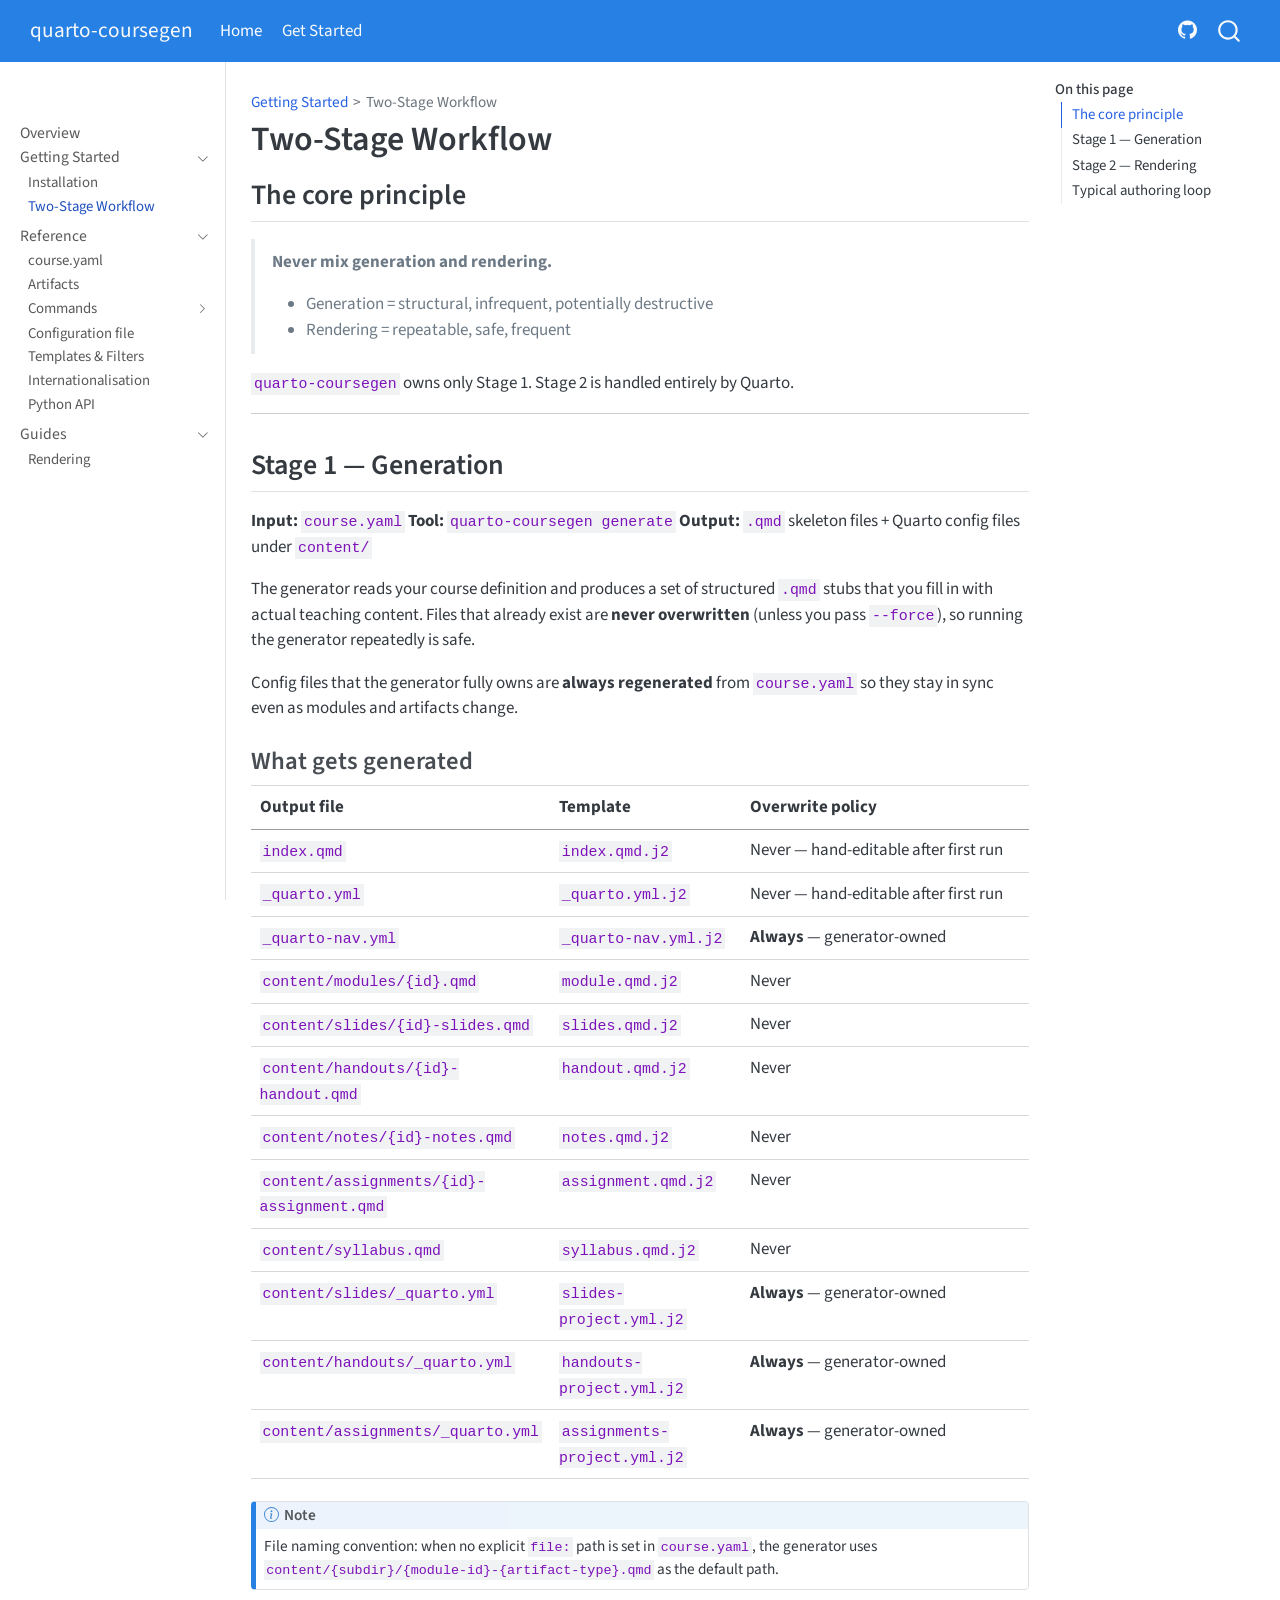
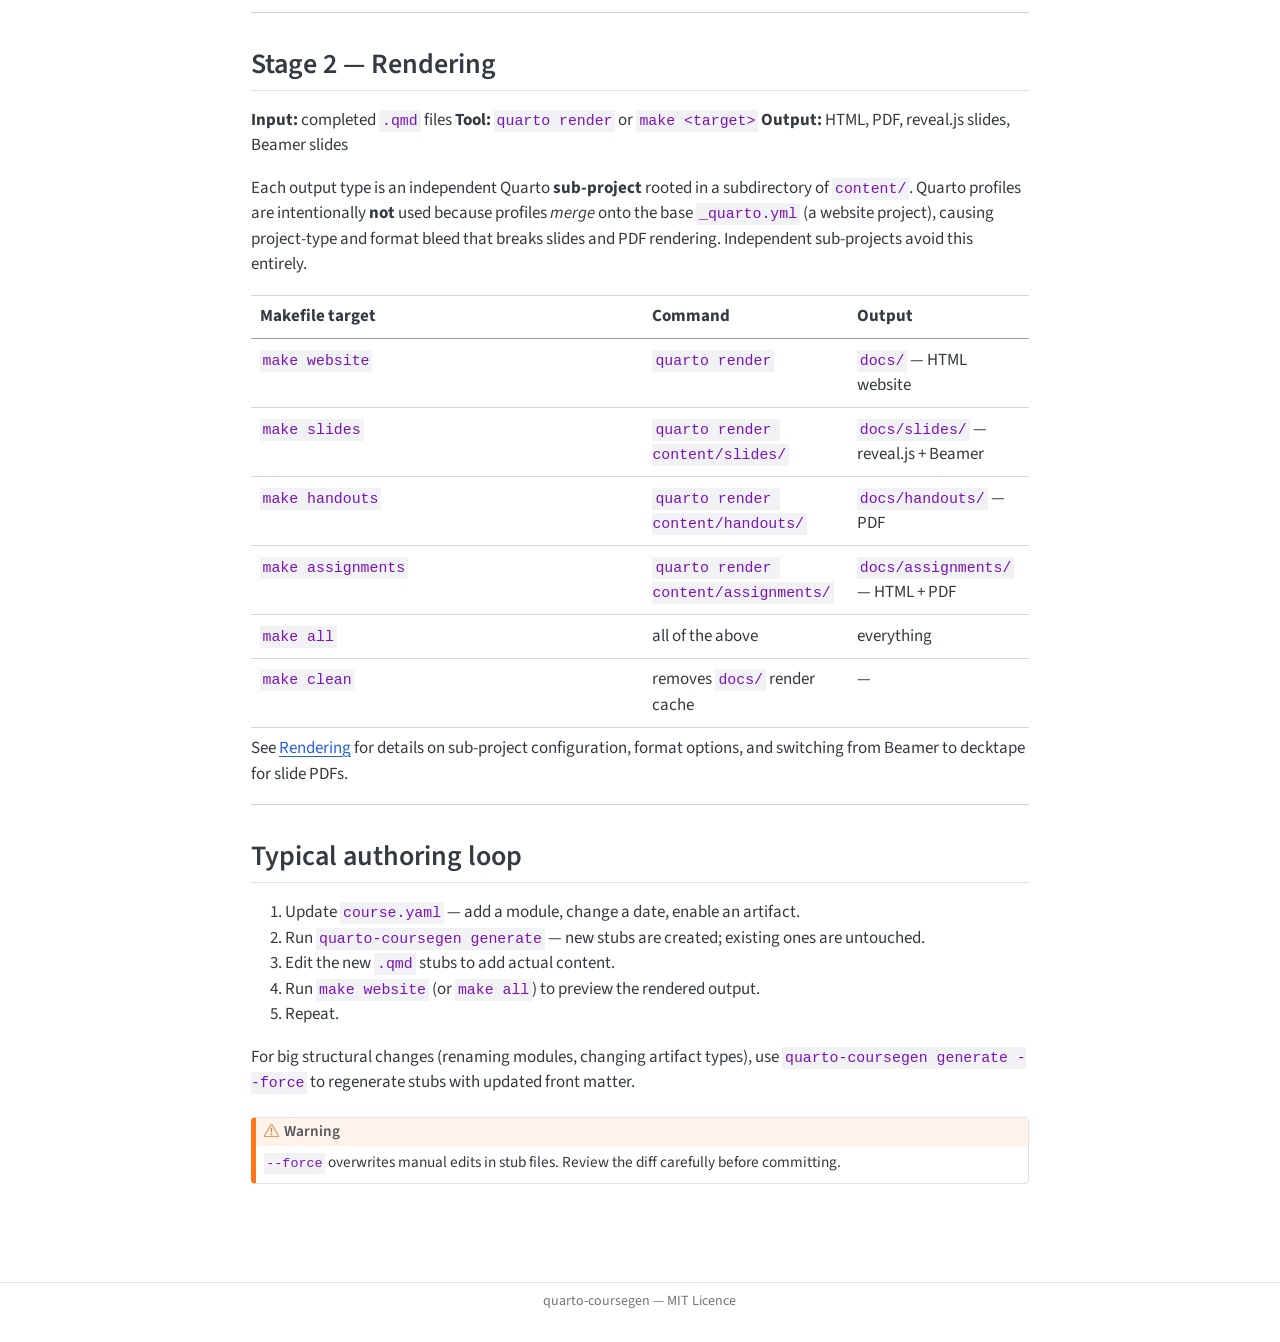
<file: docs/workflow.html>
<!DOCTYPE html>
<html xmlns="http://www.w3.org/1999/xhtml" lang="en" xml:lang="en"><head>

<meta charset="utf-8">
<meta name="generator" content="quarto-1.9.36">

<meta name="viewport" content="width=device-width, initial-scale=1.0, user-scalable=yes">


<title>Two-Stage Workflow – quarto-coursegen</title>
<style>
/* Default styles provided by pandoc.
** See https://pandoc.org/MANUAL.html#variables-for-html for config info.
*/
code{white-space: pre-wrap;}
span.smallcaps{font-variant: small-caps;}
div.columns{display: flex; gap: min(4vw, 1.5em);}
div.column{flex: auto; overflow-x: auto;}
div.hanging-indent{margin-left: 1.5em; text-indent: -1.5em;}
ul.task-list{list-style: none;}
ul.task-list li input[type="checkbox"] {
  width: 0.8em;
  margin: 0 0.8em 0.2em -1em; /* quarto-specific, see https://github.com/quarto-dev/quarto-cli/issues/4556 */ 
  vertical-align: middle;
}
</style>


<script src="site_libs/quarto-nav/quarto-nav.js"></script>
<script src="site_libs/quarto-nav/headroom.min.js"></script>
<script src="site_libs/clipboard/clipboard.min.js"></script>
<script src="site_libs/quarto-search/autocomplete.umd.js"></script>
<script src="site_libs/quarto-search/fuse.min.js"></script>
<script src="site_libs/quarto-search/quarto-search.js"></script>
<meta name="quarto:offset" content="./">
<script src="site_libs/quarto-html/quarto.js" type="module"></script>
<script src="site_libs/quarto-html/tabsets/tabsets.js" type="module"></script>
<script src="site_libs/quarto-html/popper.min.js"></script>
<script src="site_libs/quarto-html/tippy.umd.min.js"></script>
<script src="site_libs/quarto-html/anchor.min.js"></script>
<link href="site_libs/quarto-html/tippy.css" rel="stylesheet">
<link href="site_libs/quarto-html/quarto-syntax-highlighting-845c23b38eaddc0f92fda52bfe77a8c8.css" rel="stylesheet" id="quarto-text-highlighting-styles">
<script src="site_libs/bootstrap/bootstrap.min.js"></script>
<link href="site_libs/bootstrap/bootstrap-icons.css" rel="stylesheet">
<link href="site_libs/bootstrap/bootstrap-201b2add8695f569d26c246ec130154e.min.css" rel="stylesheet" append-hash="true" id="quarto-bootstrap" data-mode="light">
<script id="quarto-search-options" type="application/json">{
  "location": "navbar",
  "copy-button": false,
  "collapse-after": 3,
  "panel-placement": "end",
  "type": "overlay",
  "limit": 50,
  "keyboard-shortcut": [
    "f",
    "/",
    "s"
  ],
  "show-item-context": false,
  "language": {
    "search-no-results-text": "No results",
    "search-matching-documents-text": "matching documents",
    "search-copy-link-title": "Copy link to search",
    "search-hide-matches-text": "Hide additional matches",
    "search-more-match-text": "more match in this document",
    "search-more-matches-text": "more matches in this document",
    "search-clear-button-title": "Clear",
    "search-text-placeholder": "",
    "search-detached-cancel-button-title": "Cancel",
    "search-submit-button-title": "Submit",
    "search-label": "Search"
  }
}</script>


</head>

<body class="nav-sidebar docked nav-fixed quarto-light">

<div id="quarto-search-results"></div>
  <header id="quarto-header" class="headroom fixed-top">
    <nav class="navbar navbar-expand-lg " data-bs-theme="dark">
      <div class="navbar-container container-fluid">
      <div class="navbar-brand-container mx-auto">
    <a class="navbar-brand" href="./index.html">
    <span class="navbar-title">quarto-coursegen</span>
    </a>
  </div>
            <div id="quarto-search" class="" title="Search"></div>
          <button class="navbar-toggler" type="button" data-bs-toggle="collapse" data-bs-target="#navbarCollapse" aria-controls="navbarCollapse" role="menu" aria-expanded="false" aria-label="Toggle navigation" onclick="if (window.quartoToggleHeadroom) { window.quartoToggleHeadroom(); }">
  <span class="navbar-toggler-icon"></span>
</button>
          <div class="collapse navbar-collapse" id="navbarCollapse">
            <ul class="navbar-nav navbar-nav-scroll me-auto">
  <li class="nav-item">
    <a class="nav-link active" href="./index.html" aria-current="page"> 
<span class="menu-text">Home</span></a>
  </li>  
  <li class="nav-item">
    <a class="nav-link" href="./installation.html"> 
<span class="menu-text">Get Started</span></a>
  </li>  
</ul>
            <ul class="navbar-nav navbar-nav-scroll ms-auto">
  <li class="nav-item compact">
    <a class="nav-link" href="https://github.com/xylomorph/quarto-coursegen"> <i class="bi bi-github" role="img" aria-label="GitHub">
</i> 
<span class="menu-text"></span></a>
  </li>  
</ul>
          </div> <!-- /navcollapse -->
            <div class="quarto-navbar-tools">
</div>
      </div> <!-- /container-fluid -->
    </nav>
  <nav class="quarto-secondary-nav">
    <div class="container-fluid d-flex">
      <button type="button" class="quarto-btn-toggle btn" data-bs-toggle="collapse" role="button" data-bs-target=".quarto-sidebar-collapse-item" aria-controls="quarto-sidebar" aria-expanded="false" aria-label="Toggle sidebar navigation" onclick="if (window.quartoToggleHeadroom) { window.quartoToggleHeadroom(); }">
        <i class="bi bi-layout-text-sidebar-reverse"></i>
      </button>
        <nav class="quarto-page-breadcrumbs" aria-label="breadcrumb"><ol class="breadcrumb"><li class="breadcrumb-item"><a href="./installation.html">Getting Started</a></li><li class="breadcrumb-item"><a href="./workflow.html">Two-Stage Workflow</a></li></ol></nav>
        <a class="flex-grow-1" role="navigation" data-bs-toggle="collapse" data-bs-target=".quarto-sidebar-collapse-item" aria-controls="quarto-sidebar" aria-expanded="false" aria-label="Toggle sidebar navigation" onclick="if (window.quartoToggleHeadroom) { window.quartoToggleHeadroom(); }">      
        </a>
      <button type="button" class="btn quarto-search-button" aria-label="Search" onclick="window.quartoOpenSearch();">
        <i class="bi bi-search"></i>
      </button>
    </div>
  </nav>
</header>
<!-- content -->
<div id="quarto-content" class="quarto-container page-columns page-rows-contents page-layout-article page-navbar">
<!-- sidebar -->
  <nav id="quarto-sidebar" class="sidebar collapse collapse-horizontal quarto-sidebar-collapse-item sidebar-navigation docked overflow-auto">
        <div class="mt-2 flex-shrink-0 align-items-center">
        <div class="sidebar-search">
        <div id="quarto-search" class="" title="Search"></div>
        </div>
        </div>
    <div class="sidebar-menu-container"> 
    <ul class="list-unstyled mt-1">
        <li class="sidebar-item">
  <div class="sidebar-item-container"> 
  <a href="./index.html" class="sidebar-item-text sidebar-link">
 <span class="menu-text">Overview</span></a>
  </div>
</li>
        <li class="sidebar-item sidebar-item-section">
      <div class="sidebar-item-container"> 
            <a class="sidebar-item-text sidebar-link text-start" data-bs-toggle="collapse" data-bs-target="#quarto-sidebar-section-1" role="navigation" aria-expanded="true">
 <span class="menu-text">Getting Started</span></a>
          <a class="sidebar-item-toggle text-start" data-bs-toggle="collapse" data-bs-target="#quarto-sidebar-section-1" role="navigation" aria-expanded="true" aria-label="Toggle section">
            <i class="bi bi-chevron-right ms-2"></i>
          </a> 
      </div>
      <ul id="quarto-sidebar-section-1" class="collapse list-unstyled sidebar-section depth1 show">  
          <li class="sidebar-item">
  <div class="sidebar-item-container"> 
  <a href="./installation.html" class="sidebar-item-text sidebar-link">
 <span class="menu-text">Installation</span></a>
  </div>
</li>
          <li class="sidebar-item">
  <div class="sidebar-item-container"> 
  <a href="./workflow.html" class="sidebar-item-text sidebar-link active">
 <span class="menu-text">Two-Stage Workflow</span></a>
  </div>
</li>
      </ul>
  </li>
        <li class="sidebar-item sidebar-item-section">
      <div class="sidebar-item-container"> 
            <a class="sidebar-item-text sidebar-link text-start" data-bs-toggle="collapse" data-bs-target="#quarto-sidebar-section-2" role="navigation" aria-expanded="true">
 <span class="menu-text">Reference</span></a>
          <a class="sidebar-item-toggle text-start" data-bs-toggle="collapse" data-bs-target="#quarto-sidebar-section-2" role="navigation" aria-expanded="true" aria-label="Toggle section">
            <i class="bi bi-chevron-right ms-2"></i>
          </a> 
      </div>
      <ul id="quarto-sidebar-section-2" class="collapse list-unstyled sidebar-section depth1 show">  
          <li class="sidebar-item">
  <div class="sidebar-item-container"> 
  <a href="./course-yaml.html" class="sidebar-item-text sidebar-link">
 <span class="menu-text">course.yaml</span></a>
  </div>
</li>
          <li class="sidebar-item">
  <div class="sidebar-item-container"> 
  <a href="./artifacts.html" class="sidebar-item-text sidebar-link">
 <span class="menu-text">Artifacts</span></a>
  </div>
</li>
          <li class="sidebar-item sidebar-item-section">
      <div class="sidebar-item-container"> 
            <a class="sidebar-item-text sidebar-link text-start collapsed" data-bs-toggle="collapse" data-bs-target="#quarto-sidebar-section-3" role="navigation" aria-expanded="false">
 <span class="menu-text">Commands</span></a>
          <a class="sidebar-item-toggle text-start collapsed" data-bs-toggle="collapse" data-bs-target="#quarto-sidebar-section-3" role="navigation" aria-expanded="false" aria-label="Toggle section">
            <i class="bi bi-chevron-right ms-2"></i>
          </a> 
      </div>
      <ul id="quarto-sidebar-section-3" class="collapse list-unstyled sidebar-section depth2 ">  
          <li class="sidebar-item">
  <div class="sidebar-item-container"> 
  <a href="./commands/init.html" class="sidebar-item-text sidebar-link">
 <span class="menu-text">init</span></a>
  </div>
</li>
          <li class="sidebar-item">
  <div class="sidebar-item-container"> 
  <a href="./commands/generate.html" class="sidebar-item-text sidebar-link">
 <span class="menu-text">generate</span></a>
  </div>
</li>
      </ul>
  </li>
          <li class="sidebar-item">
  <div class="sidebar-item-container"> 
  <a href="./configuration.html" class="sidebar-item-text sidebar-link">
 <span class="menu-text">Configuration file</span></a>
  </div>
</li>
          <li class="sidebar-item">
  <div class="sidebar-item-container"> 
  <a href="./templates.html" class="sidebar-item-text sidebar-link">
 <span class="menu-text">Templates &amp; Filters</span></a>
  </div>
</li>
          <li class="sidebar-item">
  <div class="sidebar-item-container"> 
  <a href="./i18n.html" class="sidebar-item-text sidebar-link">
 <span class="menu-text">Internationalisation</span></a>
  </div>
</li>
          <li class="sidebar-item">
  <div class="sidebar-item-container"> 
  <a href="./python-api.html" class="sidebar-item-text sidebar-link">
 <span class="menu-text">Python API</span></a>
  </div>
</li>
      </ul>
  </li>
        <li class="sidebar-item sidebar-item-section">
      <div class="sidebar-item-container"> 
            <a class="sidebar-item-text sidebar-link text-start" data-bs-toggle="collapse" data-bs-target="#quarto-sidebar-section-4" role="navigation" aria-expanded="true">
 <span class="menu-text">Guides</span></a>
          <a class="sidebar-item-toggle text-start" data-bs-toggle="collapse" data-bs-target="#quarto-sidebar-section-4" role="navigation" aria-expanded="true" aria-label="Toggle section">
            <i class="bi bi-chevron-right ms-2"></i>
          </a> 
      </div>
      <ul id="quarto-sidebar-section-4" class="collapse list-unstyled sidebar-section depth1 show">  
          <li class="sidebar-item">
  <div class="sidebar-item-container"> 
  <a href="./rendering.html" class="sidebar-item-text sidebar-link">
 <span class="menu-text">Rendering</span></a>
  </div>
</li>
      </ul>
  </li>
    </ul>
    </div>
</nav>
<div id="quarto-sidebar-glass" class="quarto-sidebar-collapse-item" data-bs-toggle="collapse" data-bs-target=".quarto-sidebar-collapse-item"></div>
<!-- margin-sidebar -->
    <div id="quarto-margin-sidebar" class="sidebar margin-sidebar">
        <nav id="TOC" role="doc-toc" class="toc-active">
    <h2 id="toc-title">On this page</h2>
   
  <ul>
  <li><a href="#the-core-principle" id="toc-the-core-principle" class="nav-link active" data-scroll-target="#the-core-principle">The core principle</a></li>
  <li><a href="#stage-1-generation" id="toc-stage-1-generation" class="nav-link" data-scroll-target="#stage-1-generation">Stage 1 — Generation</a>
  <ul class="collapse">
  <li><a href="#what-gets-generated" id="toc-what-gets-generated" class="nav-link" data-scroll-target="#what-gets-generated">What gets generated</a></li>
  </ul></li>
  <li><a href="#stage-2-rendering" id="toc-stage-2-rendering" class="nav-link" data-scroll-target="#stage-2-rendering">Stage 2 — Rendering</a></li>
  <li><a href="#typical-authoring-loop" id="toc-typical-authoring-loop" class="nav-link" data-scroll-target="#typical-authoring-loop">Typical authoring loop</a></li>
  </ul>
</nav>
    </div>
<!-- main -->
<main class="content" id="quarto-document-content">

<header id="title-block-header" class="quarto-title-block default"><nav class="quarto-page-breadcrumbs quarto-title-breadcrumbs d-none d-lg-block" aria-label="breadcrumb"><ol class="breadcrumb"><li class="breadcrumb-item"><a href="./installation.html">Getting Started</a></li><li class="breadcrumb-item"><a href="./workflow.html">Two-Stage Workflow</a></li></ol></nav>
<div class="quarto-title">
<h1 class="title">Two-Stage Workflow</h1>
</div>



<div class="quarto-title-meta">

    
  
    
  </div>
  


</header>


<section id="the-core-principle" class="level2">
<h2 class="anchored" data-anchor-id="the-core-principle">The core principle</h2>
<blockquote class="blockquote">
<p><strong>Never mix generation and rendering.</strong></p>
<ul>
<li>Generation = structural, infrequent, potentially destructive</li>
<li>Rendering = repeatable, safe, frequent</li>
</ul>
</blockquote>
<p><code>quarto-coursegen</code> owns only Stage 1. Stage 2 is handled entirely by Quarto.</p>
<hr>
</section>
<section id="stage-1-generation" class="level2">
<h2 class="anchored" data-anchor-id="stage-1-generation">Stage 1 — Generation</h2>
<p><strong>Input:</strong> <code>course.yaml</code> <strong>Tool:</strong> <code>quarto-coursegen generate</code> <strong>Output:</strong> <code>.qmd</code> skeleton files + Quarto config files under <code>content/</code></p>
<p>The generator reads your course definition and produces a set of structured <code>.qmd</code> stubs that you fill in with actual teaching content. Files that already exist are <strong>never overwritten</strong> (unless you pass <code>--force</code>), so running the generator repeatedly is safe.</p>
<p>Config files that the generator fully owns are <strong>always regenerated</strong> from <code>course.yaml</code> so they stay in sync even as modules and artifacts change.</p>
<section id="what-gets-generated" class="level3">
<h3 class="anchored" data-anchor-id="what-gets-generated">What gets generated</h3>
<table class="caption-top table">
<colgroup>
<col style="width: 32%">
<col style="width: 25%">
<col style="width: 42%">
</colgroup>
<thead>
<tr class="header">
<th>Output file</th>
<th>Template</th>
<th>Overwrite policy</th>
</tr>
</thead>
<tbody>
<tr class="odd">
<td><code>index.qmd</code></td>
<td><code>index.qmd.j2</code></td>
<td>Never — hand-editable after first run</td>
</tr>
<tr class="even">
<td><code>_quarto.yml</code></td>
<td><code>_quarto.yml.j2</code></td>
<td>Never — hand-editable after first run</td>
</tr>
<tr class="odd">
<td><code>_quarto-nav.yml</code></td>
<td><code>_quarto-nav.yml.j2</code></td>
<td><strong>Always</strong> — generator-owned</td>
</tr>
<tr class="even">
<td><code>content/modules/{id}.qmd</code></td>
<td><code>module.qmd.j2</code></td>
<td>Never</td>
</tr>
<tr class="odd">
<td><code>content/slides/{id}-slides.qmd</code></td>
<td><code>slides.qmd.j2</code></td>
<td>Never</td>
</tr>
<tr class="even">
<td><code>content/handouts/{id}-handout.qmd</code></td>
<td><code>handout.qmd.j2</code></td>
<td>Never</td>
</tr>
<tr class="odd">
<td><code>content/notes/{id}-notes.qmd</code></td>
<td><code>notes.qmd.j2</code></td>
<td>Never</td>
</tr>
<tr class="even">
<td><code>content/assignments/{id}-assignment.qmd</code></td>
<td><code>assignment.qmd.j2</code></td>
<td>Never</td>
</tr>
<tr class="odd">
<td><code>content/syllabus.qmd</code></td>
<td><code>syllabus.qmd.j2</code></td>
<td>Never</td>
</tr>
<tr class="even">
<td><code>content/slides/_quarto.yml</code></td>
<td><code>slides-project.yml.j2</code></td>
<td><strong>Always</strong> — generator-owned</td>
</tr>
<tr class="odd">
<td><code>content/handouts/_quarto.yml</code></td>
<td><code>handouts-project.yml.j2</code></td>
<td><strong>Always</strong> — generator-owned</td>
</tr>
<tr class="even">
<td><code>content/assignments/_quarto.yml</code></td>
<td><code>assignments-project.yml.j2</code></td>
<td><strong>Always</strong> — generator-owned</td>
</tr>
</tbody>
</table>
<div class="callout callout-style-default callout-note callout-titled">
<div class="callout-header d-flex align-content-center">
<div class="callout-icon-container">
<i class="callout-icon"></i>
</div>
<div class="callout-title-container flex-fill">
Note
</div>
</div>
<div class="callout-body-container callout-body">
<p>File naming convention: when no explicit <code>file:</code> path is set in <code>course.yaml</code>, the generator uses <code>content/{subdir}/{module-id}-{artifact-type}.qmd</code> as the default path.</p>
</div>
</div>
<hr>
</section>
</section>
<section id="stage-2-rendering" class="level2">
<h2 class="anchored" data-anchor-id="stage-2-rendering">Stage 2 — Rendering</h2>
<p><strong>Input:</strong> completed <code>.qmd</code> files <strong>Tool:</strong> <code>quarto render</code> or <code>make &lt;target&gt;</code> <strong>Output:</strong> HTML, PDF, reveal.js slides, Beamer slides</p>
<p>Each output type is an independent Quarto <strong>sub-project</strong> rooted in a subdirectory of <code>content/</code>. Quarto profiles are intentionally <strong>not</strong> used because profiles <em>merge</em> onto the base <code>_quarto.yml</code> (a website project), causing project-type and format bleed that breaks slides and PDF rendering. Independent sub-projects avoid this entirely.</p>
<table class="caption-top table">
<colgroup>
<col style="width: 50%">
<col style="width: 26%">
<col style="width: 23%">
</colgroup>
<thead>
<tr class="header">
<th>Makefile target</th>
<th>Command</th>
<th>Output</th>
</tr>
</thead>
<tbody>
<tr class="odd">
<td><code>make website</code></td>
<td><code>quarto render</code></td>
<td><code>docs/</code> — HTML website</td>
</tr>
<tr class="even">
<td><code>make slides</code></td>
<td><code>quarto render content/slides/</code></td>
<td><code>docs/slides/</code> — reveal.js + Beamer</td>
</tr>
<tr class="odd">
<td><code>make handouts</code></td>
<td><code>quarto render content/handouts/</code></td>
<td><code>docs/handouts/</code> — PDF</td>
</tr>
<tr class="even">
<td><code>make assignments</code></td>
<td><code>quarto render content/assignments/</code></td>
<td><code>docs/assignments/</code> — HTML + PDF</td>
</tr>
<tr class="odd">
<td><code>make all</code></td>
<td>all of the above</td>
<td>everything</td>
</tr>
<tr class="even">
<td><code>make clean</code></td>
<td>removes <code>docs/</code> render cache</td>
<td>—</td>
</tr>
</tbody>
</table>
<p>See <a href="./rendering.html">Rendering</a> for details on sub-project configuration, format options, and switching from Beamer to decktape for slide PDFs.</p>
<hr>
</section>
<section id="typical-authoring-loop" class="level2">
<h2 class="anchored" data-anchor-id="typical-authoring-loop">Typical authoring loop</h2>
<ol type="1">
<li>Update <code>course.yaml</code> — add a module, change a date, enable an artifact.</li>
<li>Run <code>quarto-coursegen generate</code> — new stubs are created; existing ones are untouched.</li>
<li>Edit the new <code>.qmd</code> stubs to add actual content.</li>
<li>Run <code>make website</code> (or <code>make all</code>) to preview the rendered output.</li>
<li>Repeat.</li>
</ol>
<p>For big structural changes (renaming modules, changing artifact types), use <code>quarto-coursegen generate --force</code> to regenerate stubs with updated front matter.</p>
<div class="callout callout-style-default callout-warning callout-titled">
<div class="callout-header d-flex align-content-center">
<div class="callout-icon-container">
<i class="callout-icon"></i>
</div>
<div class="callout-title-container flex-fill">
Warning
</div>
</div>
<div class="callout-body-container callout-body">
<p><code>--force</code> overwrites manual edits in stub files. Review the diff carefully before committing.</p>
</div>
</div>


</section>

</main> <!-- /main -->
<script id="quarto-html-after-body" type="application/javascript">
  window.document.addEventListener("DOMContentLoaded", function (event) {
    const icon = "";
    const anchorJS = new window.AnchorJS();
    anchorJS.options = {
      placement: 'right',
      icon: icon
    };
    anchorJS.add('.anchored');
    const isCodeAnnotation = (el) => {
      for (const clz of el.classList) {
        if (clz.startsWith('code-annotation-')) {                     
          return true;
        }
      }
      return false;
    }
    const onCopySuccess = function(e) {
      // button target
      const button = e.trigger;
      // don't keep focus
      button.blur();
      // flash "checked"
      button.classList.add('code-copy-button-checked');
      var currentTitle = button.getAttribute("title");
      button.setAttribute("title", "Copied!");
      let tooltip;
      if (window.bootstrap) {
        button.setAttribute("data-bs-toggle", "tooltip");
        button.setAttribute("data-bs-placement", "left");
        button.setAttribute("data-bs-title", "Copied!");
        tooltip = new bootstrap.Tooltip(button, 
          { trigger: "manual", 
            customClass: "code-copy-button-tooltip",
            offset: [0, -8]});
        tooltip.show();    
      }
      setTimeout(function() {
        if (tooltip) {
          tooltip.hide();
          button.removeAttribute("data-bs-title");
          button.removeAttribute("data-bs-toggle");
          button.removeAttribute("data-bs-placement");
        }
        button.setAttribute("title", currentTitle);
        button.classList.remove('code-copy-button-checked');
      }, 1000);
      // clear code selection
      e.clearSelection();
    }
    const getTextToCopy = function(trigger) {
      const outerScaffold = trigger.parentElement.cloneNode(true);
      const codeEl = outerScaffold.querySelector('code');
      for (const childEl of codeEl.children) {
        if (isCodeAnnotation(childEl)) {
          childEl.remove();
        }
      }
      return codeEl.innerText;
    }
    const clipboard = new window.ClipboardJS('.code-copy-button:not([data-in-quarto-modal])', {
      text: getTextToCopy
    });
    clipboard.on('success', onCopySuccess);
    if (window.document.getElementById('quarto-embedded-source-code-modal')) {
      const clipboardModal = new window.ClipboardJS('.code-copy-button[data-in-quarto-modal]', {
        text: getTextToCopy,
        container: window.document.getElementById('quarto-embedded-source-code-modal')
      });
      clipboardModal.on('success', onCopySuccess);
    }
      var localhostRegex = new RegExp(/^(?:http|https):\/\/localhost\:?[0-9]*\//);
      var mailtoRegex = new RegExp(/^mailto:/);
        var filterRegex = new RegExp('/' + window.location.host + '/');
      var isInternal = (href) => {
          return filterRegex.test(href) || localhostRegex.test(href) || mailtoRegex.test(href);
      }
      // Inspect non-navigation links and adorn them if external
     var links = window.document.querySelectorAll('a[href]:not(.nav-link):not(.navbar-brand):not(.toc-action):not(.sidebar-link):not(.sidebar-item-toggle):not(.pagination-link):not(.no-external):not([aria-hidden]):not(.dropdown-item):not(.quarto-navigation-tool):not(.about-link)');
      for (var i=0; i<links.length; i++) {
        const link = links[i];
        if (!isInternal(link.href)) {
          // undo the damage that might have been done by quarto-nav.js in the case of
          // links that we want to consider external
          if (link.dataset.originalHref !== undefined) {
            link.href = link.dataset.originalHref;
          }
        }
      }
    function tippyHover(el, contentFn, onTriggerFn, onUntriggerFn) {
      const config = {
        allowHTML: true,
        maxWidth: 500,
        delay: 100,
        arrow: false,
        appendTo: function(el) {
            return el.parentElement;
        },
        interactive: true,
        interactiveBorder: 10,
        theme: 'quarto',
        placement: 'bottom-start',
      };
      if (contentFn) {
        config.content = contentFn;
      }
      if (onTriggerFn) {
        config.onTrigger = onTriggerFn;
      }
      if (onUntriggerFn) {
        config.onUntrigger = onUntriggerFn;
      }
      window.tippy(el, config); 
    }
    const noterefs = window.document.querySelectorAll('a[role="doc-noteref"]');
    for (var i=0; i<noterefs.length; i++) {
      const ref = noterefs[i];
      tippyHover(ref, function() {
        // use id or data attribute instead here
        let href = ref.getAttribute('data-footnote-href') || ref.getAttribute('href');
        try { href = new URL(href).hash; } catch {}
        const id = href.replace(/^#\/?/, "");
        const note = window.document.getElementById(id);
        if (note) {
          return note.innerHTML;
        } else {
          return "";
        }
      });
    }
    const xrefs = window.document.querySelectorAll('a.quarto-xref');
    const processXRef = (id, note) => {
      // Strip column container classes
      const stripColumnClz = (el) => {
        el.classList.remove("page-full", "page-columns");
        if (el.children) {
          for (const child of el.children) {
            stripColumnClz(child);
          }
        }
      }
      stripColumnClz(note)
      if (id === null || id.startsWith('sec-')) {
        // Special case sections, only their first couple elements
        const container = document.createElement("div");
        if (note.children && note.children.length > 2) {
          container.appendChild(note.children[0].cloneNode(true));
          for (let i = 1; i < note.children.length; i++) {
            const child = note.children[i];
            if (child.tagName === "P" && child.innerText === "") {
              continue;
            } else {
              container.appendChild(child.cloneNode(true));
              break;
            }
          }
          if (window.Quarto?.typesetMath) {
            window.Quarto.typesetMath(container);
          }
          return container.innerHTML
        } else {
          if (window.Quarto?.typesetMath) {
            window.Quarto.typesetMath(note);
          }
          return note.innerHTML;
        }
      } else {
        // Remove any anchor links if they are present
        const anchorLink = note.querySelector('a.anchorjs-link');
        if (anchorLink) {
          anchorLink.remove();
        }
        if (window.Quarto?.typesetMath) {
          window.Quarto.typesetMath(note);
        }
        if (note.classList.contains("callout")) {
          return note.outerHTML;
        } else {
          return note.innerHTML;
        }
      }
    }
    for (var i=0; i<xrefs.length; i++) {
      const xref = xrefs[i];
      tippyHover(xref, undefined, function(instance) {
        instance.disable();
        let url = xref.getAttribute('href');
        let hash = undefined; 
        if (url.startsWith('#')) {
          hash = url;
        } else {
          try { hash = new URL(url).hash; } catch {}
        }
        if (hash) {
          const id = hash.replace(/^#\/?/, "");
          const note = window.document.getElementById(id);
          if (note !== null) {
            try {
              const html = processXRef(id, note.cloneNode(true));
              instance.setContent(html);
            } finally {
              instance.enable();
              instance.show();
            }
          } else {
            // See if we can fetch this
            fetch(url.split('#')[0])
            .then(res => res.text())
            .then(html => {
              const parser = new DOMParser();
              const htmlDoc = parser.parseFromString(html, "text/html");
              const note = htmlDoc.getElementById(id);
              if (note !== null) {
                const html = processXRef(id, note);
                instance.setContent(html);
              } 
            }).finally(() => {
              instance.enable();
              instance.show();
            });
          }
        } else {
          // See if we can fetch a full url (with no hash to target)
          // This is a special case and we should probably do some content thinning / targeting
          fetch(url)
          .then(res => res.text())
          .then(html => {
            const parser = new DOMParser();
            const htmlDoc = parser.parseFromString(html, "text/html");
            const note = htmlDoc.querySelector('main.content');
            if (note !== null) {
              // This should only happen for chapter cross references
              // (since there is no id in the URL)
              // remove the first header
              if (note.children.length > 0 && note.children[0].tagName === "HEADER") {
                note.children[0].remove();
              }
              const html = processXRef(null, note);
              instance.setContent(html);
            } 
          }).finally(() => {
            instance.enable();
            instance.show();
          });
        }
      }, function(instance) {
      });
    }
        let selectedAnnoteEl;
        const selectorForAnnotation = ( cell, annotation) => {
          let cellAttr = 'data-code-cell="' + cell + '"';
          let lineAttr = 'data-code-annotation="' +  annotation + '"';
          const selector = 'span[' + cellAttr + '][' + lineAttr + ']';
          return selector;
        }
        const selectCodeLines = (annoteEl) => {
          const doc = window.document;
          const targetCell = annoteEl.getAttribute("data-target-cell");
          const targetAnnotation = annoteEl.getAttribute("data-target-annotation");
          const annoteSpan = window.document.querySelector(selectorForAnnotation(targetCell, targetAnnotation));
          const lines = annoteSpan.getAttribute("data-code-lines").split(",");
          const lineIds = lines.map((line) => {
            return targetCell + "-" + line;
          })
          let top = null;
          let height = null;
          let parent = null;
          if (lineIds.length > 0) {
              //compute the position of the single el (top and bottom and make a div)
              const el = window.document.getElementById(lineIds[0]);
              top = el.offsetTop;
              height = el.offsetHeight;
              parent = el.parentElement.parentElement;
            if (lineIds.length > 1) {
              const lastEl = window.document.getElementById(lineIds[lineIds.length - 1]);
              const bottom = lastEl.offsetTop + lastEl.offsetHeight;
              height = bottom - top;
            }
            if (top !== null && height !== null && parent !== null) {
              // cook up a div (if necessary) and position it 
              let div = window.document.getElementById("code-annotation-line-highlight");
              if (div === null) {
                div = window.document.createElement("div");
                div.setAttribute("id", "code-annotation-line-highlight");
                div.style.position = 'absolute';
                parent.appendChild(div);
              }
              div.style.top = top - 2 + "px";
              div.style.height = height + 4 + "px";
              div.style.left = 0;
              let gutterDiv = window.document.getElementById("code-annotation-line-highlight-gutter");
              if (gutterDiv === null) {
                gutterDiv = window.document.createElement("div");
                gutterDiv.setAttribute("id", "code-annotation-line-highlight-gutter");
                gutterDiv.style.position = 'absolute';
                const codeCell = window.document.getElementById(targetCell);
                const gutter = codeCell.querySelector('.code-annotation-gutter');
                gutter.appendChild(gutterDiv);
              }
              gutterDiv.style.top = top - 2 + "px";
              gutterDiv.style.height = height + 4 + "px";
            }
            selectedAnnoteEl = annoteEl;
          }
        };
        const unselectCodeLines = () => {
          const elementsIds = ["code-annotation-line-highlight", "code-annotation-line-highlight-gutter"];
          elementsIds.forEach((elId) => {
            const div = window.document.getElementById(elId);
            if (div) {
              div.remove();
            }
          });
          selectedAnnoteEl = undefined;
        };
          // Handle positioning of the toggle
      window.addEventListener(
        "resize",
        throttle(() => {
          elRect = undefined;
          if (selectedAnnoteEl) {
            selectCodeLines(selectedAnnoteEl);
          }
        }, 10)
      );
      function throttle(fn, ms) {
      let throttle = false;
      let timer;
        return (...args) => {
          if(!throttle) { // first call gets through
              fn.apply(this, args);
              throttle = true;
          } else { // all the others get throttled
              if(timer) clearTimeout(timer); // cancel #2
              timer = setTimeout(() => {
                fn.apply(this, args);
                timer = throttle = false;
              }, ms);
          }
        };
      }
        // Attach click handler to the DT
        const annoteDls = window.document.querySelectorAll('dt[data-target-cell]');
        for (const annoteDlNode of annoteDls) {
          annoteDlNode.addEventListener('click', (event) => {
            const clickedEl = event.target;
            if (clickedEl !== selectedAnnoteEl) {
              unselectCodeLines();
              const activeEl = window.document.querySelector('dt[data-target-cell].code-annotation-active');
              if (activeEl) {
                activeEl.classList.remove('code-annotation-active');
              }
              selectCodeLines(clickedEl);
              clickedEl.classList.add('code-annotation-active');
            } else {
              // Unselect the line
              unselectCodeLines();
              clickedEl.classList.remove('code-annotation-active');
            }
          });
        }
    const findCites = (el) => {
      const parentEl = el.parentElement;
      if (parentEl) {
        const cites = parentEl.dataset.cites;
        if (cites) {
          return {
            el,
            cites: cites.split(' ')
          };
        } else {
          return findCites(el.parentElement)
        }
      } else {
        return undefined;
      }
    };
    var bibliorefs = window.document.querySelectorAll('a[role="doc-biblioref"]');
    for (var i=0; i<bibliorefs.length; i++) {
      const ref = bibliorefs[i];
      const citeInfo = findCites(ref);
      if (citeInfo) {
        tippyHover(citeInfo.el, function() {
          var popup = window.document.createElement('div');
          citeInfo.cites.forEach(function(cite) {
            var citeDiv = window.document.createElement('div');
            citeDiv.classList.add('hanging-indent');
            citeDiv.classList.add('csl-entry');
            var biblioDiv = window.document.getElementById('ref-' + cite);
            if (biblioDiv) {
              citeDiv.innerHTML = biblioDiv.innerHTML;
            }
            popup.appendChild(citeDiv);
          });
          return popup.innerHTML;
        });
      }
    }
  });
  </script>
</div> <!-- /content -->
<footer class="footer">
  <div class="nav-footer">
    <div class="nav-footer-left">
      &nbsp;
    </div>   
    <div class="nav-footer-center">
<p>quarto-coursegen — MIT Licence</p>
</div>
    <div class="nav-footer-right">
      &nbsp;
    </div>
  </div>
</footer>




</body></html>
</file>
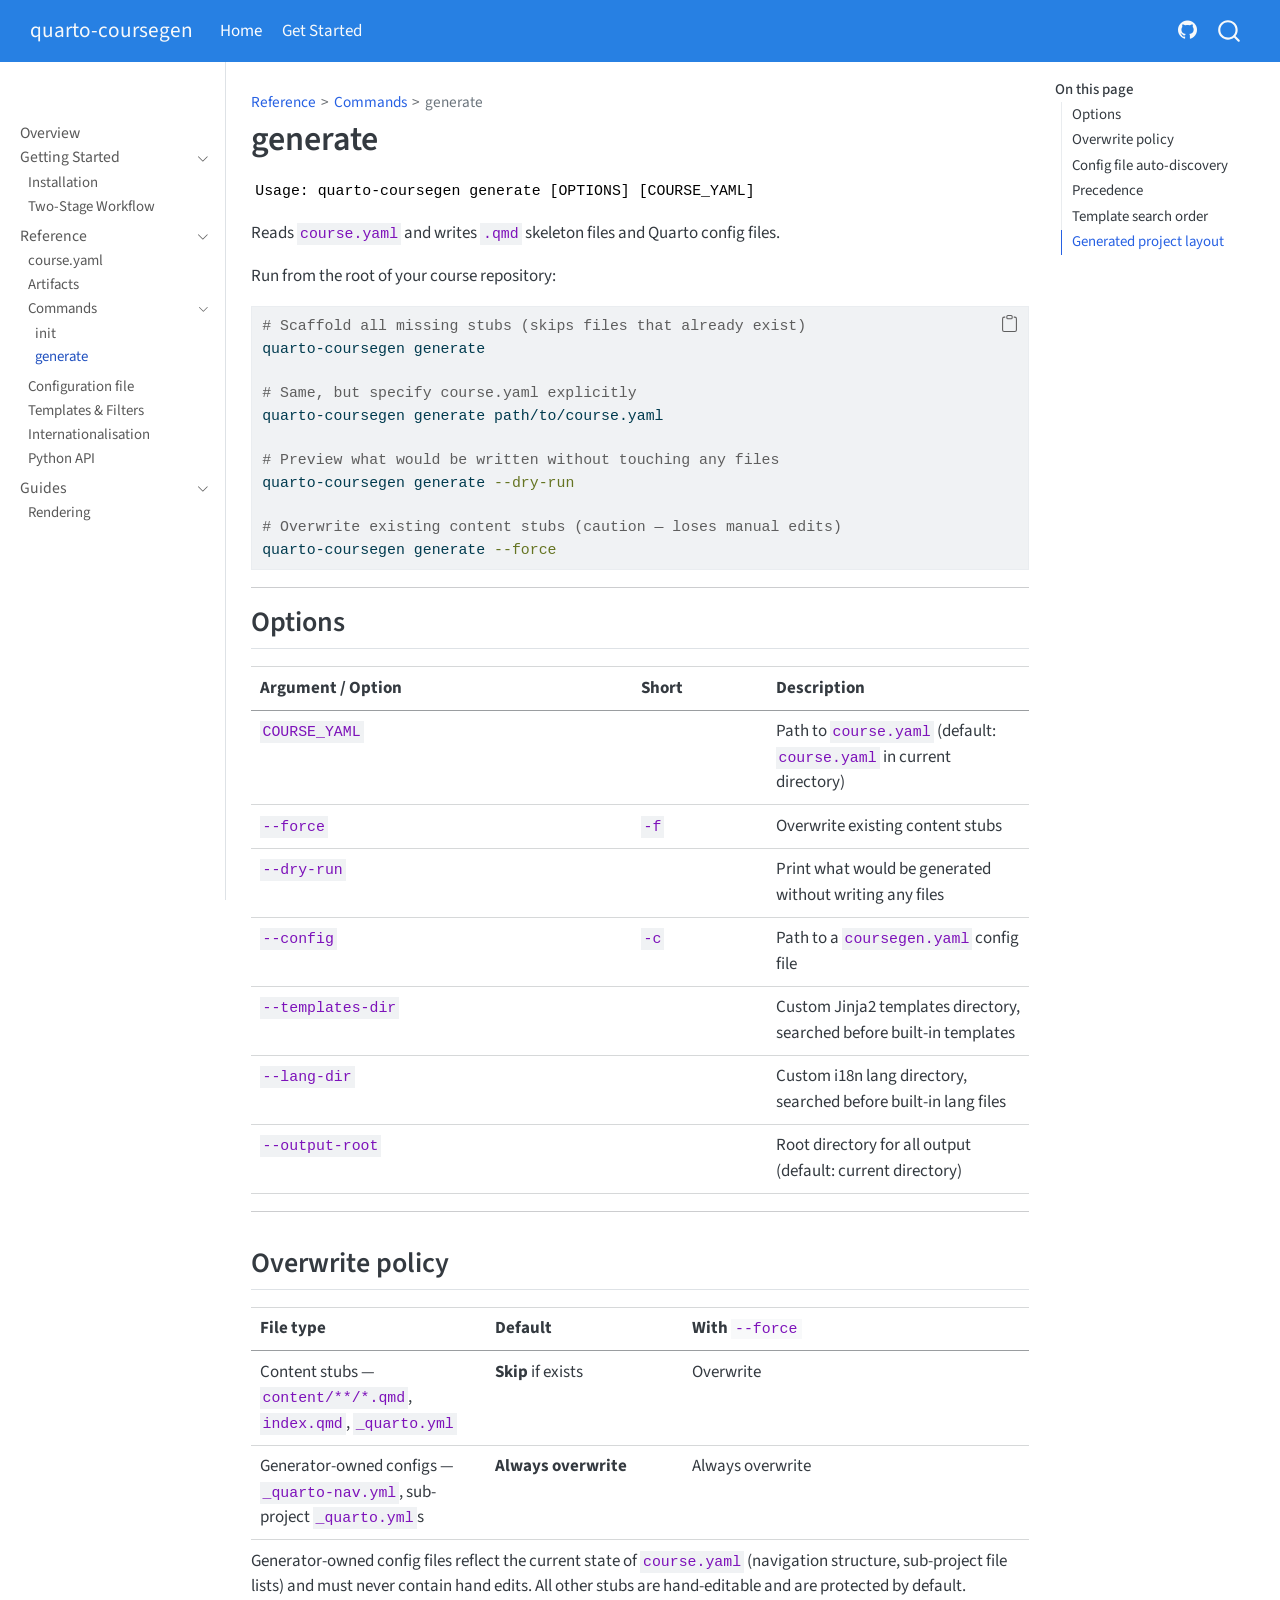
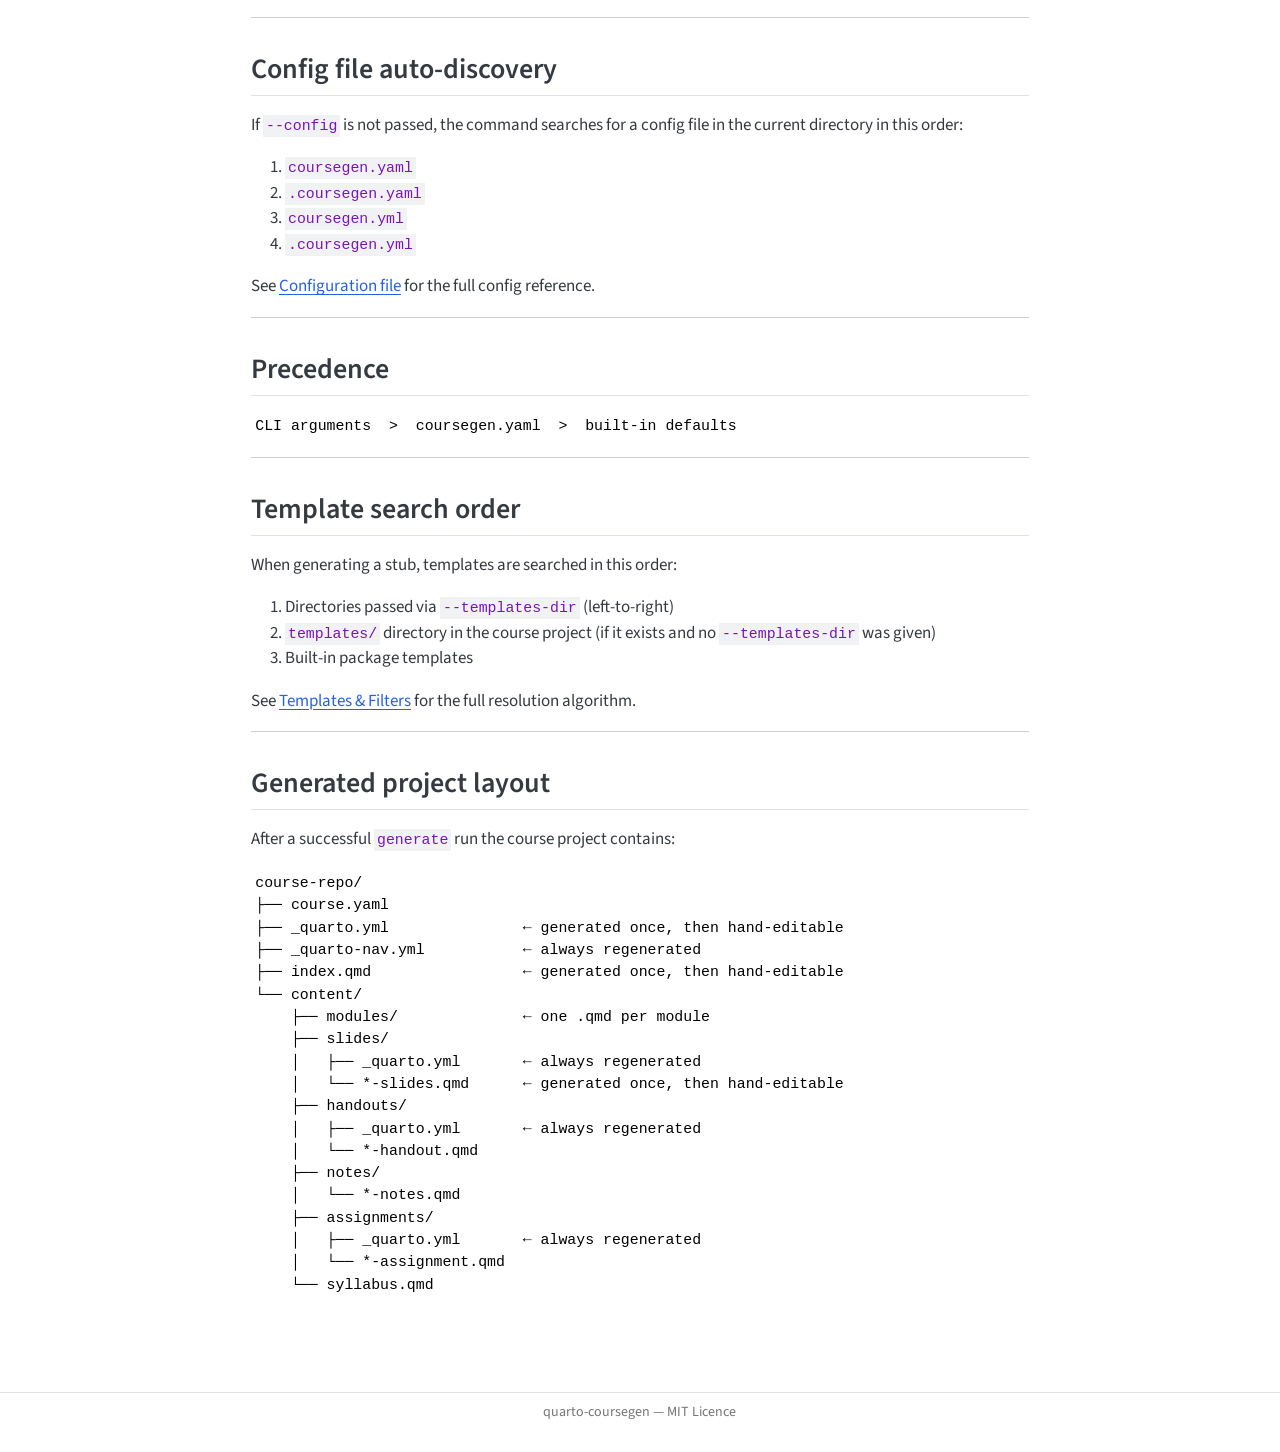
<file: docs/commands/generate.html>
<!DOCTYPE html>
<html xmlns="http://www.w3.org/1999/xhtml" lang="en" xml:lang="en"><head>

<meta charset="utf-8">
<meta name="generator" content="quarto-1.9.36">

<meta name="viewport" content="width=device-width, initial-scale=1.0, user-scalable=yes">


<title>generate – quarto-coursegen</title>
<style>
/* Default styles provided by pandoc.
** See https://pandoc.org/MANUAL.html#variables-for-html for config info.
*/
code{white-space: pre-wrap;}
span.smallcaps{font-variant: small-caps;}
div.columns{display: flex; gap: min(4vw, 1.5em);}
div.column{flex: auto; overflow-x: auto;}
div.hanging-indent{margin-left: 1.5em; text-indent: -1.5em;}
ul.task-list{list-style: none;}
ul.task-list li input[type="checkbox"] {
  width: 0.8em;
  margin: 0 0.8em 0.2em -1em; /* quarto-specific, see https://github.com/quarto-dev/quarto-cli/issues/4556 */ 
  vertical-align: middle;
}
/* CSS for syntax highlighting */
html { -webkit-text-size-adjust: 100%; }
pre > code.sourceCode { white-space: pre; position: relative; }
pre > code.sourceCode > span { display: inline-block; line-height: 1.25; }
pre > code.sourceCode > span:empty { height: 1.2em; }
.sourceCode { overflow: visible; }
code.sourceCode > span { color: inherit; text-decoration: inherit; }
div.sourceCode { margin: 1em 0; }
pre.sourceCode { margin: 0; }
@media screen {
div.sourceCode { overflow: auto; }
}
@media print {
pre > code.sourceCode { white-space: pre-wrap; }
pre > code.sourceCode > span { text-indent: -5em; padding-left: 5em; }
}
pre.numberSource code
  { counter-reset: source-line 0; }
pre.numberSource code > span
  { position: relative; left: -4em; counter-increment: source-line; }
pre.numberSource code > span > a:first-child::before
  { content: counter(source-line);
    position: relative; left: -1em; text-align: right; vertical-align: baseline;
    border: none; display: inline-block;
    -webkit-touch-callout: none; -webkit-user-select: none;
    -khtml-user-select: none; -moz-user-select: none;
    -ms-user-select: none; user-select: none;
    padding: 0 4px; width: 4em;
  }
pre.numberSource { margin-left: 3em;  padding-left: 4px; }
div.sourceCode
  {   }
@media screen {
pre > code.sourceCode > span > a:first-child::before { text-decoration: underline; }
}
</style>


<script src="../site_libs/quarto-nav/quarto-nav.js"></script>
<script src="../site_libs/quarto-nav/headroom.min.js"></script>
<script src="../site_libs/clipboard/clipboard.min.js"></script>
<script src="../site_libs/quarto-search/autocomplete.umd.js"></script>
<script src="../site_libs/quarto-search/fuse.min.js"></script>
<script src="../site_libs/quarto-search/quarto-search.js"></script>
<meta name="quarto:offset" content="../">
<script src="../site_libs/quarto-html/quarto.js" type="module"></script>
<script src="../site_libs/quarto-html/tabsets/tabsets.js" type="module"></script>
<script src="../site_libs/quarto-html/popper.min.js"></script>
<script src="../site_libs/quarto-html/tippy.umd.min.js"></script>
<script src="../site_libs/quarto-html/anchor.min.js"></script>
<link href="../site_libs/quarto-html/tippy.css" rel="stylesheet">
<link href="../site_libs/quarto-html/quarto-syntax-highlighting-845c23b38eaddc0f92fda52bfe77a8c8.css" rel="stylesheet" id="quarto-text-highlighting-styles">
<script src="../site_libs/bootstrap/bootstrap.min.js"></script>
<link href="../site_libs/bootstrap/bootstrap-icons.css" rel="stylesheet">
<link href="../site_libs/bootstrap/bootstrap-201b2add8695f569d26c246ec130154e.min.css" rel="stylesheet" append-hash="true" id="quarto-bootstrap" data-mode="light">
<script id="quarto-search-options" type="application/json">{
  "location": "navbar",
  "copy-button": false,
  "collapse-after": 3,
  "panel-placement": "end",
  "type": "overlay",
  "limit": 50,
  "keyboard-shortcut": [
    "f",
    "/",
    "s"
  ],
  "show-item-context": false,
  "language": {
    "search-no-results-text": "No results",
    "search-matching-documents-text": "matching documents",
    "search-copy-link-title": "Copy link to search",
    "search-hide-matches-text": "Hide additional matches",
    "search-more-match-text": "more match in this document",
    "search-more-matches-text": "more matches in this document",
    "search-clear-button-title": "Clear",
    "search-text-placeholder": "",
    "search-detached-cancel-button-title": "Cancel",
    "search-submit-button-title": "Submit",
    "search-label": "Search"
  }
}</script>


</head>

<body class="nav-sidebar docked nav-fixed quarto-light">

<div id="quarto-search-results"></div>
  <header id="quarto-header" class="headroom fixed-top">
    <nav class="navbar navbar-expand-lg " data-bs-theme="dark">
      <div class="navbar-container container-fluid">
      <div class="navbar-brand-container mx-auto">
    <a class="navbar-brand" href="../index.html">
    <span class="navbar-title">quarto-coursegen</span>
    </a>
  </div>
            <div id="quarto-search" class="" title="Search"></div>
          <button class="navbar-toggler" type="button" data-bs-toggle="collapse" data-bs-target="#navbarCollapse" aria-controls="navbarCollapse" role="menu" aria-expanded="false" aria-label="Toggle navigation" onclick="if (window.quartoToggleHeadroom) { window.quartoToggleHeadroom(); }">
  <span class="navbar-toggler-icon"></span>
</button>
          <div class="collapse navbar-collapse" id="navbarCollapse">
            <ul class="navbar-nav navbar-nav-scroll me-auto">
  <li class="nav-item">
    <a class="nav-link active" href="../index.html" aria-current="page"> 
<span class="menu-text">Home</span></a>
  </li>  
  <li class="nav-item">
    <a class="nav-link" href="../installation.html"> 
<span class="menu-text">Get Started</span></a>
  </li>  
</ul>
            <ul class="navbar-nav navbar-nav-scroll ms-auto">
  <li class="nav-item compact">
    <a class="nav-link" href="https://github.com/xylomorph/quarto-coursegen"> <i class="bi bi-github" role="img" aria-label="GitHub">
</i> 
<span class="menu-text"></span></a>
  </li>  
</ul>
          </div> <!-- /navcollapse -->
            <div class="quarto-navbar-tools">
</div>
      </div> <!-- /container-fluid -->
    </nav>
  <nav class="quarto-secondary-nav">
    <div class="container-fluid d-flex">
      <button type="button" class="quarto-btn-toggle btn" data-bs-toggle="collapse" role="button" data-bs-target=".quarto-sidebar-collapse-item" aria-controls="quarto-sidebar" aria-expanded="false" aria-label="Toggle sidebar navigation" onclick="if (window.quartoToggleHeadroom) { window.quartoToggleHeadroom(); }">
        <i class="bi bi-layout-text-sidebar-reverse"></i>
      </button>
        <nav class="quarto-page-breadcrumbs" aria-label="breadcrumb"><ol class="breadcrumb"><li class="breadcrumb-item"><a href="../course-yaml.html">Reference</a></li><li class="breadcrumb-item"><a href="../commands/init.html">Commands</a></li><li class="breadcrumb-item"><a href="../commands/generate.html">generate</a></li></ol></nav>
        <a class="flex-grow-1" role="navigation" data-bs-toggle="collapse" data-bs-target=".quarto-sidebar-collapse-item" aria-controls="quarto-sidebar" aria-expanded="false" aria-label="Toggle sidebar navigation" onclick="if (window.quartoToggleHeadroom) { window.quartoToggleHeadroom(); }">      
        </a>
      <button type="button" class="btn quarto-search-button" aria-label="Search" onclick="window.quartoOpenSearch();">
        <i class="bi bi-search"></i>
      </button>
    </div>
  </nav>
</header>
<!-- content -->
<div id="quarto-content" class="quarto-container page-columns page-rows-contents page-layout-article page-navbar">
<!-- sidebar -->
  <nav id="quarto-sidebar" class="sidebar collapse collapse-horizontal quarto-sidebar-collapse-item sidebar-navigation docked overflow-auto">
        <div class="mt-2 flex-shrink-0 align-items-center">
        <div class="sidebar-search">
        <div id="quarto-search" class="" title="Search"></div>
        </div>
        </div>
    <div class="sidebar-menu-container"> 
    <ul class="list-unstyled mt-1">
        <li class="sidebar-item">
  <div class="sidebar-item-container"> 
  <a href="../index.html" class="sidebar-item-text sidebar-link">
 <span class="menu-text">Overview</span></a>
  </div>
</li>
        <li class="sidebar-item sidebar-item-section">
      <div class="sidebar-item-container"> 
            <a class="sidebar-item-text sidebar-link text-start" data-bs-toggle="collapse" data-bs-target="#quarto-sidebar-section-1" role="navigation" aria-expanded="true">
 <span class="menu-text">Getting Started</span></a>
          <a class="sidebar-item-toggle text-start" data-bs-toggle="collapse" data-bs-target="#quarto-sidebar-section-1" role="navigation" aria-expanded="true" aria-label="Toggle section">
            <i class="bi bi-chevron-right ms-2"></i>
          </a> 
      </div>
      <ul id="quarto-sidebar-section-1" class="collapse list-unstyled sidebar-section depth1 show">  
          <li class="sidebar-item">
  <div class="sidebar-item-container"> 
  <a href="../installation.html" class="sidebar-item-text sidebar-link">
 <span class="menu-text">Installation</span></a>
  </div>
</li>
          <li class="sidebar-item">
  <div class="sidebar-item-container"> 
  <a href="../workflow.html" class="sidebar-item-text sidebar-link">
 <span class="menu-text">Two-Stage Workflow</span></a>
  </div>
</li>
      </ul>
  </li>
        <li class="sidebar-item sidebar-item-section">
      <div class="sidebar-item-container"> 
            <a class="sidebar-item-text sidebar-link text-start" data-bs-toggle="collapse" data-bs-target="#quarto-sidebar-section-2" role="navigation" aria-expanded="true">
 <span class="menu-text">Reference</span></a>
          <a class="sidebar-item-toggle text-start" data-bs-toggle="collapse" data-bs-target="#quarto-sidebar-section-2" role="navigation" aria-expanded="true" aria-label="Toggle section">
            <i class="bi bi-chevron-right ms-2"></i>
          </a> 
      </div>
      <ul id="quarto-sidebar-section-2" class="collapse list-unstyled sidebar-section depth1 show">  
          <li class="sidebar-item">
  <div class="sidebar-item-container"> 
  <a href="../course-yaml.html" class="sidebar-item-text sidebar-link">
 <span class="menu-text">course.yaml</span></a>
  </div>
</li>
          <li class="sidebar-item">
  <div class="sidebar-item-container"> 
  <a href="../artifacts.html" class="sidebar-item-text sidebar-link">
 <span class="menu-text">Artifacts</span></a>
  </div>
</li>
          <li class="sidebar-item sidebar-item-section">
      <div class="sidebar-item-container"> 
            <a class="sidebar-item-text sidebar-link text-start" data-bs-toggle="collapse" data-bs-target="#quarto-sidebar-section-3" role="navigation" aria-expanded="true">
 <span class="menu-text">Commands</span></a>
          <a class="sidebar-item-toggle text-start" data-bs-toggle="collapse" data-bs-target="#quarto-sidebar-section-3" role="navigation" aria-expanded="true" aria-label="Toggle section">
            <i class="bi bi-chevron-right ms-2"></i>
          </a> 
      </div>
      <ul id="quarto-sidebar-section-3" class="collapse list-unstyled sidebar-section depth2 show">  
          <li class="sidebar-item">
  <div class="sidebar-item-container"> 
  <a href="../commands/init.html" class="sidebar-item-text sidebar-link">
 <span class="menu-text">init</span></a>
  </div>
</li>
          <li class="sidebar-item">
  <div class="sidebar-item-container"> 
  <a href="../commands/generate.html" class="sidebar-item-text sidebar-link active">
 <span class="menu-text">generate</span></a>
  </div>
</li>
      </ul>
  </li>
          <li class="sidebar-item">
  <div class="sidebar-item-container"> 
  <a href="../configuration.html" class="sidebar-item-text sidebar-link">
 <span class="menu-text">Configuration file</span></a>
  </div>
</li>
          <li class="sidebar-item">
  <div class="sidebar-item-container"> 
  <a href="../templates.html" class="sidebar-item-text sidebar-link">
 <span class="menu-text">Templates &amp; Filters</span></a>
  </div>
</li>
          <li class="sidebar-item">
  <div class="sidebar-item-container"> 
  <a href="../i18n.html" class="sidebar-item-text sidebar-link">
 <span class="menu-text">Internationalisation</span></a>
  </div>
</li>
          <li class="sidebar-item">
  <div class="sidebar-item-container"> 
  <a href="../python-api.html" class="sidebar-item-text sidebar-link">
 <span class="menu-text">Python API</span></a>
  </div>
</li>
      </ul>
  </li>
        <li class="sidebar-item sidebar-item-section">
      <div class="sidebar-item-container"> 
            <a class="sidebar-item-text sidebar-link text-start" data-bs-toggle="collapse" data-bs-target="#quarto-sidebar-section-4" role="navigation" aria-expanded="true">
 <span class="menu-text">Guides</span></a>
          <a class="sidebar-item-toggle text-start" data-bs-toggle="collapse" data-bs-target="#quarto-sidebar-section-4" role="navigation" aria-expanded="true" aria-label="Toggle section">
            <i class="bi bi-chevron-right ms-2"></i>
          </a> 
      </div>
      <ul id="quarto-sidebar-section-4" class="collapse list-unstyled sidebar-section depth1 show">  
          <li class="sidebar-item">
  <div class="sidebar-item-container"> 
  <a href="../rendering.html" class="sidebar-item-text sidebar-link">
 <span class="menu-text">Rendering</span></a>
  </div>
</li>
      </ul>
  </li>
    </ul>
    </div>
</nav>
<div id="quarto-sidebar-glass" class="quarto-sidebar-collapse-item" data-bs-toggle="collapse" data-bs-target=".quarto-sidebar-collapse-item"></div>
<!-- margin-sidebar -->
    <div id="quarto-margin-sidebar" class="sidebar margin-sidebar">
        <nav id="TOC" role="doc-toc" class="toc-active">
    <h2 id="toc-title">On this page</h2>
   
  <ul>
  <li><a href="#options" id="toc-options" class="nav-link active" data-scroll-target="#options">Options</a></li>
  <li><a href="#overwrite-policy" id="toc-overwrite-policy" class="nav-link" data-scroll-target="#overwrite-policy">Overwrite policy</a></li>
  <li><a href="#config-file-auto-discovery" id="toc-config-file-auto-discovery" class="nav-link" data-scroll-target="#config-file-auto-discovery">Config file auto-discovery</a></li>
  <li><a href="#precedence" id="toc-precedence" class="nav-link" data-scroll-target="#precedence">Precedence</a></li>
  <li><a href="#template-search-order" id="toc-template-search-order" class="nav-link" data-scroll-target="#template-search-order">Template search order</a></li>
  <li><a href="#generated-project-layout" id="toc-generated-project-layout" class="nav-link" data-scroll-target="#generated-project-layout">Generated project layout</a></li>
  </ul>
</nav>
    </div>
<!-- main -->
<main class="content" id="quarto-document-content">

<header id="title-block-header" class="quarto-title-block default"><nav class="quarto-page-breadcrumbs quarto-title-breadcrumbs d-none d-lg-block" aria-label="breadcrumb"><ol class="breadcrumb"><li class="breadcrumb-item"><a href="../course-yaml.html">Reference</a></li><li class="breadcrumb-item"><a href="../commands/init.html">Commands</a></li><li class="breadcrumb-item"><a href="../commands/generate.html">generate</a></li></ol></nav>
<div class="quarto-title">
<h1 class="title">generate</h1>
</div>



<div class="quarto-title-meta">

    
  
    
  </div>
  


</header>


<pre><code>Usage: quarto-coursegen generate [OPTIONS] [COURSE_YAML]</code></pre>
<p>Reads <code>course.yaml</code> and writes <code>.qmd</code> skeleton files and Quarto config files.</p>
<p>Run from the root of your course repository:</p>
<div class="code-copy-outer-scaffold"><div class="sourceCode" id="cb2"><pre class="sourceCode bash code-with-copy"><code class="sourceCode bash"><span id="cb2-1"><a href="#cb2-1" aria-hidden="true" tabindex="-1"></a><span class="co"># Scaffold all missing stubs (skips files that already exist)</span></span>
<span id="cb2-2"><a href="#cb2-2" aria-hidden="true" tabindex="-1"></a><span class="ex">quarto-coursegen</span> generate</span>
<span id="cb2-3"><a href="#cb2-3" aria-hidden="true" tabindex="-1"></a></span>
<span id="cb2-4"><a href="#cb2-4" aria-hidden="true" tabindex="-1"></a><span class="co"># Same, but specify course.yaml explicitly</span></span>
<span id="cb2-5"><a href="#cb2-5" aria-hidden="true" tabindex="-1"></a><span class="ex">quarto-coursegen</span> generate path/to/course.yaml</span>
<span id="cb2-6"><a href="#cb2-6" aria-hidden="true" tabindex="-1"></a></span>
<span id="cb2-7"><a href="#cb2-7" aria-hidden="true" tabindex="-1"></a><span class="co"># Preview what would be written without touching any files</span></span>
<span id="cb2-8"><a href="#cb2-8" aria-hidden="true" tabindex="-1"></a><span class="ex">quarto-coursegen</span> generate <span class="at">--dry-run</span></span>
<span id="cb2-9"><a href="#cb2-9" aria-hidden="true" tabindex="-1"></a></span>
<span id="cb2-10"><a href="#cb2-10" aria-hidden="true" tabindex="-1"></a><span class="co"># Overwrite existing content stubs (caution — loses manual edits)</span></span>
<span id="cb2-11"><a href="#cb2-11" aria-hidden="true" tabindex="-1"></a><span class="ex">quarto-coursegen</span> generate <span class="at">--force</span></span></code></pre></div><button title="Copy to Clipboard" class="code-copy-button"><i class="bi"></i></button></div>
<hr>
<section id="options" class="level2">
<h2 class="anchored" data-anchor-id="options">Options</h2>
<table class="caption-top table">
<colgroup>
<col style="width: 48%">
<col style="width: 17%">
<col style="width: 33%">
</colgroup>
<thead>
<tr class="header">
<th>Argument / Option</th>
<th>Short</th>
<th>Description</th>
</tr>
</thead>
<tbody>
<tr class="odd">
<td><code>COURSE_YAML</code></td>
<td></td>
<td>Path to <code>course.yaml</code> (default: <code>course.yaml</code> in current directory)</td>
</tr>
<tr class="even">
<td><code>--force</code></td>
<td><code>-f</code></td>
<td>Overwrite existing content stubs</td>
</tr>
<tr class="odd">
<td><code>--dry-run</code></td>
<td></td>
<td>Print what would be generated without writing any files</td>
</tr>
<tr class="even">
<td><code>--config</code></td>
<td><code>-c</code></td>
<td>Path to a <code>coursegen.yaml</code> config file</td>
</tr>
<tr class="odd">
<td><code>--templates-dir</code></td>
<td></td>
<td>Custom Jinja2 templates directory, searched before built-in templates</td>
</tr>
<tr class="even">
<td><code>--lang-dir</code></td>
<td></td>
<td>Custom i18n lang directory, searched before built-in lang files</td>
</tr>
<tr class="odd">
<td><code>--output-root</code></td>
<td></td>
<td>Root directory for all output (default: current directory)</td>
</tr>
</tbody>
</table>
<hr>
</section>
<section id="overwrite-policy" class="level2">
<h2 class="anchored" data-anchor-id="overwrite-policy">Overwrite policy</h2>
<table class="caption-top table">
<colgroup>
<col style="width: 30%">
<col style="width: 25%">
<col style="width: 44%">
</colgroup>
<thead>
<tr class="header">
<th>File type</th>
<th>Default</th>
<th>With <code>--force</code></th>
</tr>
</thead>
<tbody>
<tr class="odd">
<td>Content stubs — <code>content/**/*.qmd</code>, <code>index.qmd</code>, <code>_quarto.yml</code></td>
<td><strong>Skip</strong> if exists</td>
<td>Overwrite</td>
</tr>
<tr class="even">
<td>Generator-owned configs — <code>_quarto-nav.yml</code>, sub-project <code>_quarto.yml</code>s</td>
<td><strong>Always overwrite</strong></td>
<td>Always overwrite</td>
</tr>
</tbody>
</table>
<p>Generator-owned config files reflect the current state of <code>course.yaml</code> (navigation structure, sub-project file lists) and must never contain hand edits. All other stubs are hand-editable and are protected by default.</p>
<hr>
</section>
<section id="config-file-auto-discovery" class="level2">
<h2 class="anchored" data-anchor-id="config-file-auto-discovery">Config file auto-discovery</h2>
<p>If <code>--config</code> is not passed, the command searches for a config file in the current directory in this order:</p>
<ol type="1">
<li><code>coursegen.yaml</code></li>
<li><code>.coursegen.yaml</code></li>
<li><code>coursegen.yml</code></li>
<li><code>.coursegen.yml</code></li>
</ol>
<p>See <a href="../configuration.html">Configuration file</a> for the full config reference.</p>
<hr>
</section>
<section id="precedence" class="level2">
<h2 class="anchored" data-anchor-id="precedence">Precedence</h2>
<pre><code>CLI arguments  &gt;  coursegen.yaml  &gt;  built-in defaults</code></pre>
<hr>
</section>
<section id="template-search-order" class="level2">
<h2 class="anchored" data-anchor-id="template-search-order">Template search order</h2>
<p>When generating a stub, templates are searched in this order:</p>
<ol type="1">
<li>Directories passed via <code>--templates-dir</code> (left-to-right)</li>
<li><code>templates/</code> directory in the course project (if it exists and no <code>--templates-dir</code> was given)</li>
<li>Built-in package templates</li>
</ol>
<p>See <a href="../templates.html">Templates &amp; Filters</a> for the full resolution algorithm.</p>
<hr>
</section>
<section id="generated-project-layout" class="level2">
<h2 class="anchored" data-anchor-id="generated-project-layout">Generated project layout</h2>
<p>After a successful <code>generate</code> run the course project contains:</p>
<pre><code>course-repo/
├── course.yaml
├── _quarto.yml               ← generated once, then hand-editable
├── _quarto-nav.yml           ← always regenerated
├── index.qmd                 ← generated once, then hand-editable
└── content/
    ├── modules/              ← one .qmd per module
    ├── slides/
    │   ├── _quarto.yml       ← always regenerated
    │   └── *-slides.qmd      ← generated once, then hand-editable
    ├── handouts/
    │   ├── _quarto.yml       ← always regenerated
    │   └── *-handout.qmd
    ├── notes/
    │   └── *-notes.qmd
    ├── assignments/
    │   ├── _quarto.yml       ← always regenerated
    │   └── *-assignment.qmd
    └── syllabus.qmd</code></pre>


</section>

</main> <!-- /main -->
<script id="quarto-html-after-body" type="application/javascript">
  window.document.addEventListener("DOMContentLoaded", function (event) {
    const icon = "";
    const anchorJS = new window.AnchorJS();
    anchorJS.options = {
      placement: 'right',
      icon: icon
    };
    anchorJS.add('.anchored');
    const isCodeAnnotation = (el) => {
      for (const clz of el.classList) {
        if (clz.startsWith('code-annotation-')) {                     
          return true;
        }
      }
      return false;
    }
    const onCopySuccess = function(e) {
      // button target
      const button = e.trigger;
      // don't keep focus
      button.blur();
      // flash "checked"
      button.classList.add('code-copy-button-checked');
      var currentTitle = button.getAttribute("title");
      button.setAttribute("title", "Copied!");
      let tooltip;
      if (window.bootstrap) {
        button.setAttribute("data-bs-toggle", "tooltip");
        button.setAttribute("data-bs-placement", "left");
        button.setAttribute("data-bs-title", "Copied!");
        tooltip = new bootstrap.Tooltip(button, 
          { trigger: "manual", 
            customClass: "code-copy-button-tooltip",
            offset: [0, -8]});
        tooltip.show();    
      }
      setTimeout(function() {
        if (tooltip) {
          tooltip.hide();
          button.removeAttribute("data-bs-title");
          button.removeAttribute("data-bs-toggle");
          button.removeAttribute("data-bs-placement");
        }
        button.setAttribute("title", currentTitle);
        button.classList.remove('code-copy-button-checked');
      }, 1000);
      // clear code selection
      e.clearSelection();
    }
    const getTextToCopy = function(trigger) {
      const outerScaffold = trigger.parentElement.cloneNode(true);
      const codeEl = outerScaffold.querySelector('code');
      for (const childEl of codeEl.children) {
        if (isCodeAnnotation(childEl)) {
          childEl.remove();
        }
      }
      return codeEl.innerText;
    }
    const clipboard = new window.ClipboardJS('.code-copy-button:not([data-in-quarto-modal])', {
      text: getTextToCopy
    });
    clipboard.on('success', onCopySuccess);
    if (window.document.getElementById('quarto-embedded-source-code-modal')) {
      const clipboardModal = new window.ClipboardJS('.code-copy-button[data-in-quarto-modal]', {
        text: getTextToCopy,
        container: window.document.getElementById('quarto-embedded-source-code-modal')
      });
      clipboardModal.on('success', onCopySuccess);
    }
      var localhostRegex = new RegExp(/^(?:http|https):\/\/localhost\:?[0-9]*\//);
      var mailtoRegex = new RegExp(/^mailto:/);
        var filterRegex = new RegExp('/' + window.location.host + '/');
      var isInternal = (href) => {
          return filterRegex.test(href) || localhostRegex.test(href) || mailtoRegex.test(href);
      }
      // Inspect non-navigation links and adorn them if external
     var links = window.document.querySelectorAll('a[href]:not(.nav-link):not(.navbar-brand):not(.toc-action):not(.sidebar-link):not(.sidebar-item-toggle):not(.pagination-link):not(.no-external):not([aria-hidden]):not(.dropdown-item):not(.quarto-navigation-tool):not(.about-link)');
      for (var i=0; i<links.length; i++) {
        const link = links[i];
        if (!isInternal(link.href)) {
          // undo the damage that might have been done by quarto-nav.js in the case of
          // links that we want to consider external
          if (link.dataset.originalHref !== undefined) {
            link.href = link.dataset.originalHref;
          }
        }
      }
    function tippyHover(el, contentFn, onTriggerFn, onUntriggerFn) {
      const config = {
        allowHTML: true,
        maxWidth: 500,
        delay: 100,
        arrow: false,
        appendTo: function(el) {
            return el.parentElement;
        },
        interactive: true,
        interactiveBorder: 10,
        theme: 'quarto',
        placement: 'bottom-start',
      };
      if (contentFn) {
        config.content = contentFn;
      }
      if (onTriggerFn) {
        config.onTrigger = onTriggerFn;
      }
      if (onUntriggerFn) {
        config.onUntrigger = onUntriggerFn;
      }
      window.tippy(el, config); 
    }
    const noterefs = window.document.querySelectorAll('a[role="doc-noteref"]');
    for (var i=0; i<noterefs.length; i++) {
      const ref = noterefs[i];
      tippyHover(ref, function() {
        // use id or data attribute instead here
        let href = ref.getAttribute('data-footnote-href') || ref.getAttribute('href');
        try { href = new URL(href).hash; } catch {}
        const id = href.replace(/^#\/?/, "");
        const note = window.document.getElementById(id);
        if (note) {
          return note.innerHTML;
        } else {
          return "";
        }
      });
    }
    const xrefs = window.document.querySelectorAll('a.quarto-xref');
    const processXRef = (id, note) => {
      // Strip column container classes
      const stripColumnClz = (el) => {
        el.classList.remove("page-full", "page-columns");
        if (el.children) {
          for (const child of el.children) {
            stripColumnClz(child);
          }
        }
      }
      stripColumnClz(note)
      if (id === null || id.startsWith('sec-')) {
        // Special case sections, only their first couple elements
        const container = document.createElement("div");
        if (note.children && note.children.length > 2) {
          container.appendChild(note.children[0].cloneNode(true));
          for (let i = 1; i < note.children.length; i++) {
            const child = note.children[i];
            if (child.tagName === "P" && child.innerText === "") {
              continue;
            } else {
              container.appendChild(child.cloneNode(true));
              break;
            }
          }
          if (window.Quarto?.typesetMath) {
            window.Quarto.typesetMath(container);
          }
          return container.innerHTML
        } else {
          if (window.Quarto?.typesetMath) {
            window.Quarto.typesetMath(note);
          }
          return note.innerHTML;
        }
      } else {
        // Remove any anchor links if they are present
        const anchorLink = note.querySelector('a.anchorjs-link');
        if (anchorLink) {
          anchorLink.remove();
        }
        if (window.Quarto?.typesetMath) {
          window.Quarto.typesetMath(note);
        }
        if (note.classList.contains("callout")) {
          return note.outerHTML;
        } else {
          return note.innerHTML;
        }
      }
    }
    for (var i=0; i<xrefs.length; i++) {
      const xref = xrefs[i];
      tippyHover(xref, undefined, function(instance) {
        instance.disable();
        let url = xref.getAttribute('href');
        let hash = undefined; 
        if (url.startsWith('#')) {
          hash = url;
        } else {
          try { hash = new URL(url).hash; } catch {}
        }
        if (hash) {
          const id = hash.replace(/^#\/?/, "");
          const note = window.document.getElementById(id);
          if (note !== null) {
            try {
              const html = processXRef(id, note.cloneNode(true));
              instance.setContent(html);
            } finally {
              instance.enable();
              instance.show();
            }
          } else {
            // See if we can fetch this
            fetch(url.split('#')[0])
            .then(res => res.text())
            .then(html => {
              const parser = new DOMParser();
              const htmlDoc = parser.parseFromString(html, "text/html");
              const note = htmlDoc.getElementById(id);
              if (note !== null) {
                const html = processXRef(id, note);
                instance.setContent(html);
              } 
            }).finally(() => {
              instance.enable();
              instance.show();
            });
          }
        } else {
          // See if we can fetch a full url (with no hash to target)
          // This is a special case and we should probably do some content thinning / targeting
          fetch(url)
          .then(res => res.text())
          .then(html => {
            const parser = new DOMParser();
            const htmlDoc = parser.parseFromString(html, "text/html");
            const note = htmlDoc.querySelector('main.content');
            if (note !== null) {
              // This should only happen for chapter cross references
              // (since there is no id in the URL)
              // remove the first header
              if (note.children.length > 0 && note.children[0].tagName === "HEADER") {
                note.children[0].remove();
              }
              const html = processXRef(null, note);
              instance.setContent(html);
            } 
          }).finally(() => {
            instance.enable();
            instance.show();
          });
        }
      }, function(instance) {
      });
    }
        let selectedAnnoteEl;
        const selectorForAnnotation = ( cell, annotation) => {
          let cellAttr = 'data-code-cell="' + cell + '"';
          let lineAttr = 'data-code-annotation="' +  annotation + '"';
          const selector = 'span[' + cellAttr + '][' + lineAttr + ']';
          return selector;
        }
        const selectCodeLines = (annoteEl) => {
          const doc = window.document;
          const targetCell = annoteEl.getAttribute("data-target-cell");
          const targetAnnotation = annoteEl.getAttribute("data-target-annotation");
          const annoteSpan = window.document.querySelector(selectorForAnnotation(targetCell, targetAnnotation));
          const lines = annoteSpan.getAttribute("data-code-lines").split(",");
          const lineIds = lines.map((line) => {
            return targetCell + "-" + line;
          })
          let top = null;
          let height = null;
          let parent = null;
          if (lineIds.length > 0) {
              //compute the position of the single el (top and bottom and make a div)
              const el = window.document.getElementById(lineIds[0]);
              top = el.offsetTop;
              height = el.offsetHeight;
              parent = el.parentElement.parentElement;
            if (lineIds.length > 1) {
              const lastEl = window.document.getElementById(lineIds[lineIds.length - 1]);
              const bottom = lastEl.offsetTop + lastEl.offsetHeight;
              height = bottom - top;
            }
            if (top !== null && height !== null && parent !== null) {
              // cook up a div (if necessary) and position it 
              let div = window.document.getElementById("code-annotation-line-highlight");
              if (div === null) {
                div = window.document.createElement("div");
                div.setAttribute("id", "code-annotation-line-highlight");
                div.style.position = 'absolute';
                parent.appendChild(div);
              }
              div.style.top = top - 2 + "px";
              div.style.height = height + 4 + "px";
              div.style.left = 0;
              let gutterDiv = window.document.getElementById("code-annotation-line-highlight-gutter");
              if (gutterDiv === null) {
                gutterDiv = window.document.createElement("div");
                gutterDiv.setAttribute("id", "code-annotation-line-highlight-gutter");
                gutterDiv.style.position = 'absolute';
                const codeCell = window.document.getElementById(targetCell);
                const gutter = codeCell.querySelector('.code-annotation-gutter');
                gutter.appendChild(gutterDiv);
              }
              gutterDiv.style.top = top - 2 + "px";
              gutterDiv.style.height = height + 4 + "px";
            }
            selectedAnnoteEl = annoteEl;
          }
        };
        const unselectCodeLines = () => {
          const elementsIds = ["code-annotation-line-highlight", "code-annotation-line-highlight-gutter"];
          elementsIds.forEach((elId) => {
            const div = window.document.getElementById(elId);
            if (div) {
              div.remove();
            }
          });
          selectedAnnoteEl = undefined;
        };
          // Handle positioning of the toggle
      window.addEventListener(
        "resize",
        throttle(() => {
          elRect = undefined;
          if (selectedAnnoteEl) {
            selectCodeLines(selectedAnnoteEl);
          }
        }, 10)
      );
      function throttle(fn, ms) {
      let throttle = false;
      let timer;
        return (...args) => {
          if(!throttle) { // first call gets through
              fn.apply(this, args);
              throttle = true;
          } else { // all the others get throttled
              if(timer) clearTimeout(timer); // cancel #2
              timer = setTimeout(() => {
                fn.apply(this, args);
                timer = throttle = false;
              }, ms);
          }
        };
      }
        // Attach click handler to the DT
        const annoteDls = window.document.querySelectorAll('dt[data-target-cell]');
        for (const annoteDlNode of annoteDls) {
          annoteDlNode.addEventListener('click', (event) => {
            const clickedEl = event.target;
            if (clickedEl !== selectedAnnoteEl) {
              unselectCodeLines();
              const activeEl = window.document.querySelector('dt[data-target-cell].code-annotation-active');
              if (activeEl) {
                activeEl.classList.remove('code-annotation-active');
              }
              selectCodeLines(clickedEl);
              clickedEl.classList.add('code-annotation-active');
            } else {
              // Unselect the line
              unselectCodeLines();
              clickedEl.classList.remove('code-annotation-active');
            }
          });
        }
    const findCites = (el) => {
      const parentEl = el.parentElement;
      if (parentEl) {
        const cites = parentEl.dataset.cites;
        if (cites) {
          return {
            el,
            cites: cites.split(' ')
          };
        } else {
          return findCites(el.parentElement)
        }
      } else {
        return undefined;
      }
    };
    var bibliorefs = window.document.querySelectorAll('a[role="doc-biblioref"]');
    for (var i=0; i<bibliorefs.length; i++) {
      const ref = bibliorefs[i];
      const citeInfo = findCites(ref);
      if (citeInfo) {
        tippyHover(citeInfo.el, function() {
          var popup = window.document.createElement('div');
          citeInfo.cites.forEach(function(cite) {
            var citeDiv = window.document.createElement('div');
            citeDiv.classList.add('hanging-indent');
            citeDiv.classList.add('csl-entry');
            var biblioDiv = window.document.getElementById('ref-' + cite);
            if (biblioDiv) {
              citeDiv.innerHTML = biblioDiv.innerHTML;
            }
            popup.appendChild(citeDiv);
          });
          return popup.innerHTML;
        });
      }
    }
  });
  </script>
</div> <!-- /content -->
<footer class="footer">
  <div class="nav-footer">
    <div class="nav-footer-left">
      &nbsp;
    </div>   
    <div class="nav-footer-center">
<p>quarto-coursegen — MIT Licence</p>
</div>
    <div class="nav-footer-right">
      &nbsp;
    </div>
  </div>
</footer>




</body></html>
</file>
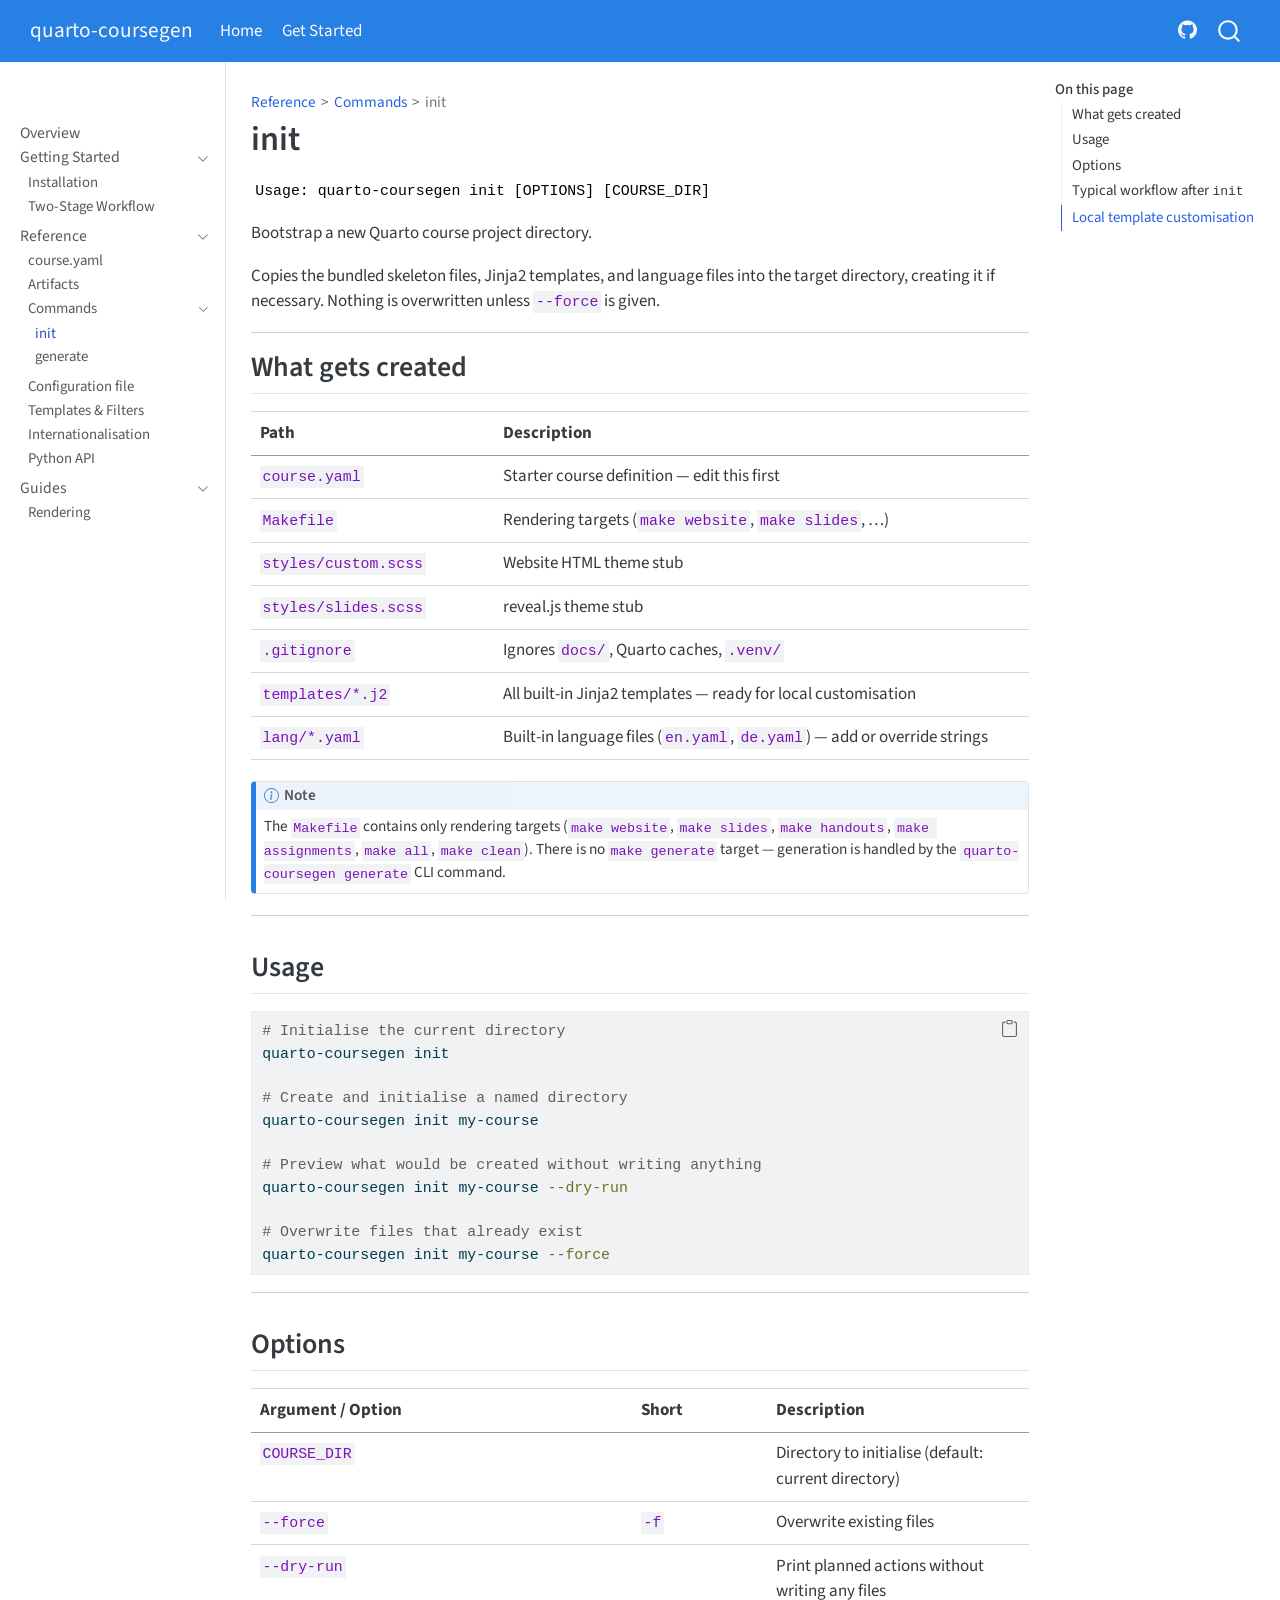
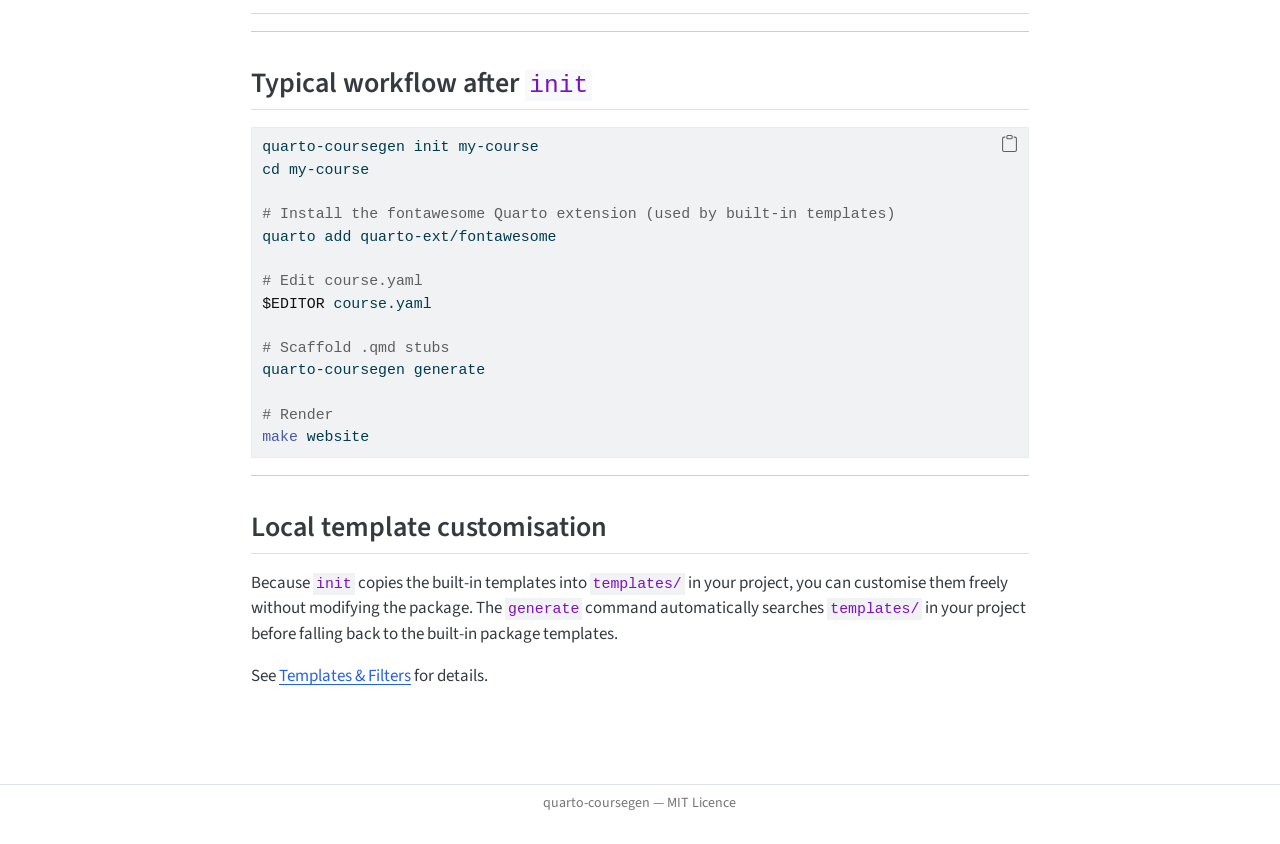
<file: docs/commands/init.html>
<!DOCTYPE html>
<html xmlns="http://www.w3.org/1999/xhtml" lang="en" xml:lang="en"><head>

<meta charset="utf-8">
<meta name="generator" content="quarto-1.9.36">

<meta name="viewport" content="width=device-width, initial-scale=1.0, user-scalable=yes">


<title>init – quarto-coursegen</title>
<style>
/* Default styles provided by pandoc.
** See https://pandoc.org/MANUAL.html#variables-for-html for config info.
*/
code{white-space: pre-wrap;}
span.smallcaps{font-variant: small-caps;}
div.columns{display: flex; gap: min(4vw, 1.5em);}
div.column{flex: auto; overflow-x: auto;}
div.hanging-indent{margin-left: 1.5em; text-indent: -1.5em;}
ul.task-list{list-style: none;}
ul.task-list li input[type="checkbox"] {
  width: 0.8em;
  margin: 0 0.8em 0.2em -1em; /* quarto-specific, see https://github.com/quarto-dev/quarto-cli/issues/4556 */ 
  vertical-align: middle;
}
/* CSS for syntax highlighting */
html { -webkit-text-size-adjust: 100%; }
pre > code.sourceCode { white-space: pre; position: relative; }
pre > code.sourceCode > span { display: inline-block; line-height: 1.25; }
pre > code.sourceCode > span:empty { height: 1.2em; }
.sourceCode { overflow: visible; }
code.sourceCode > span { color: inherit; text-decoration: inherit; }
div.sourceCode { margin: 1em 0; }
pre.sourceCode { margin: 0; }
@media screen {
div.sourceCode { overflow: auto; }
}
@media print {
pre > code.sourceCode { white-space: pre-wrap; }
pre > code.sourceCode > span { text-indent: -5em; padding-left: 5em; }
}
pre.numberSource code
  { counter-reset: source-line 0; }
pre.numberSource code > span
  { position: relative; left: -4em; counter-increment: source-line; }
pre.numberSource code > span > a:first-child::before
  { content: counter(source-line);
    position: relative; left: -1em; text-align: right; vertical-align: baseline;
    border: none; display: inline-block;
    -webkit-touch-callout: none; -webkit-user-select: none;
    -khtml-user-select: none; -moz-user-select: none;
    -ms-user-select: none; user-select: none;
    padding: 0 4px; width: 4em;
  }
pre.numberSource { margin-left: 3em;  padding-left: 4px; }
div.sourceCode
  {   }
@media screen {
pre > code.sourceCode > span > a:first-child::before { text-decoration: underline; }
}
</style>


<script src="../site_libs/quarto-nav/quarto-nav.js"></script>
<script src="../site_libs/quarto-nav/headroom.min.js"></script>
<script src="../site_libs/clipboard/clipboard.min.js"></script>
<script src="../site_libs/quarto-search/autocomplete.umd.js"></script>
<script src="../site_libs/quarto-search/fuse.min.js"></script>
<script src="../site_libs/quarto-search/quarto-search.js"></script>
<meta name="quarto:offset" content="../">
<script src="../site_libs/quarto-html/quarto.js" type="module"></script>
<script src="../site_libs/quarto-html/tabsets/tabsets.js" type="module"></script>
<script src="../site_libs/quarto-html/popper.min.js"></script>
<script src="../site_libs/quarto-html/tippy.umd.min.js"></script>
<script src="../site_libs/quarto-html/anchor.min.js"></script>
<link href="../site_libs/quarto-html/tippy.css" rel="stylesheet">
<link href="../site_libs/quarto-html/quarto-syntax-highlighting-845c23b38eaddc0f92fda52bfe77a8c8.css" rel="stylesheet" id="quarto-text-highlighting-styles">
<script src="../site_libs/bootstrap/bootstrap.min.js"></script>
<link href="../site_libs/bootstrap/bootstrap-icons.css" rel="stylesheet">
<link href="../site_libs/bootstrap/bootstrap-201b2add8695f569d26c246ec130154e.min.css" rel="stylesheet" append-hash="true" id="quarto-bootstrap" data-mode="light">
<script id="quarto-search-options" type="application/json">{
  "location": "navbar",
  "copy-button": false,
  "collapse-after": 3,
  "panel-placement": "end",
  "type": "overlay",
  "limit": 50,
  "keyboard-shortcut": [
    "f",
    "/",
    "s"
  ],
  "show-item-context": false,
  "language": {
    "search-no-results-text": "No results",
    "search-matching-documents-text": "matching documents",
    "search-copy-link-title": "Copy link to search",
    "search-hide-matches-text": "Hide additional matches",
    "search-more-match-text": "more match in this document",
    "search-more-matches-text": "more matches in this document",
    "search-clear-button-title": "Clear",
    "search-text-placeholder": "",
    "search-detached-cancel-button-title": "Cancel",
    "search-submit-button-title": "Submit",
    "search-label": "Search"
  }
}</script>


</head>

<body class="nav-sidebar docked nav-fixed quarto-light">

<div id="quarto-search-results"></div>
  <header id="quarto-header" class="headroom fixed-top">
    <nav class="navbar navbar-expand-lg " data-bs-theme="dark">
      <div class="navbar-container container-fluid">
      <div class="navbar-brand-container mx-auto">
    <a class="navbar-brand" href="../index.html">
    <span class="navbar-title">quarto-coursegen</span>
    </a>
  </div>
            <div id="quarto-search" class="" title="Search"></div>
          <button class="navbar-toggler" type="button" data-bs-toggle="collapse" data-bs-target="#navbarCollapse" aria-controls="navbarCollapse" role="menu" aria-expanded="false" aria-label="Toggle navigation" onclick="if (window.quartoToggleHeadroom) { window.quartoToggleHeadroom(); }">
  <span class="navbar-toggler-icon"></span>
</button>
          <div class="collapse navbar-collapse" id="navbarCollapse">
            <ul class="navbar-nav navbar-nav-scroll me-auto">
  <li class="nav-item">
    <a class="nav-link active" href="../index.html" aria-current="page"> 
<span class="menu-text">Home</span></a>
  </li>  
  <li class="nav-item">
    <a class="nav-link" href="../installation.html"> 
<span class="menu-text">Get Started</span></a>
  </li>  
</ul>
            <ul class="navbar-nav navbar-nav-scroll ms-auto">
  <li class="nav-item compact">
    <a class="nav-link" href="https://github.com/xylomorph/quarto-coursegen"> <i class="bi bi-github" role="img" aria-label="GitHub">
</i> 
<span class="menu-text"></span></a>
  </li>  
</ul>
          </div> <!-- /navcollapse -->
            <div class="quarto-navbar-tools">
</div>
      </div> <!-- /container-fluid -->
    </nav>
  <nav class="quarto-secondary-nav">
    <div class="container-fluid d-flex">
      <button type="button" class="quarto-btn-toggle btn" data-bs-toggle="collapse" role="button" data-bs-target=".quarto-sidebar-collapse-item" aria-controls="quarto-sidebar" aria-expanded="false" aria-label="Toggle sidebar navigation" onclick="if (window.quartoToggleHeadroom) { window.quartoToggleHeadroom(); }">
        <i class="bi bi-layout-text-sidebar-reverse"></i>
      </button>
        <nav class="quarto-page-breadcrumbs" aria-label="breadcrumb"><ol class="breadcrumb"><li class="breadcrumb-item"><a href="../course-yaml.html">Reference</a></li><li class="breadcrumb-item"><a href="../commands/init.html">Commands</a></li><li class="breadcrumb-item"><a href="../commands/init.html">init</a></li></ol></nav>
        <a class="flex-grow-1" role="navigation" data-bs-toggle="collapse" data-bs-target=".quarto-sidebar-collapse-item" aria-controls="quarto-sidebar" aria-expanded="false" aria-label="Toggle sidebar navigation" onclick="if (window.quartoToggleHeadroom) { window.quartoToggleHeadroom(); }">      
        </a>
      <button type="button" class="btn quarto-search-button" aria-label="Search" onclick="window.quartoOpenSearch();">
        <i class="bi bi-search"></i>
      </button>
    </div>
  </nav>
</header>
<!-- content -->
<div id="quarto-content" class="quarto-container page-columns page-rows-contents page-layout-article page-navbar">
<!-- sidebar -->
  <nav id="quarto-sidebar" class="sidebar collapse collapse-horizontal quarto-sidebar-collapse-item sidebar-navigation docked overflow-auto">
        <div class="mt-2 flex-shrink-0 align-items-center">
        <div class="sidebar-search">
        <div id="quarto-search" class="" title="Search"></div>
        </div>
        </div>
    <div class="sidebar-menu-container"> 
    <ul class="list-unstyled mt-1">
        <li class="sidebar-item">
  <div class="sidebar-item-container"> 
  <a href="../index.html" class="sidebar-item-text sidebar-link">
 <span class="menu-text">Overview</span></a>
  </div>
</li>
        <li class="sidebar-item sidebar-item-section">
      <div class="sidebar-item-container"> 
            <a class="sidebar-item-text sidebar-link text-start" data-bs-toggle="collapse" data-bs-target="#quarto-sidebar-section-1" role="navigation" aria-expanded="true">
 <span class="menu-text">Getting Started</span></a>
          <a class="sidebar-item-toggle text-start" data-bs-toggle="collapse" data-bs-target="#quarto-sidebar-section-1" role="navigation" aria-expanded="true" aria-label="Toggle section">
            <i class="bi bi-chevron-right ms-2"></i>
          </a> 
      </div>
      <ul id="quarto-sidebar-section-1" class="collapse list-unstyled sidebar-section depth1 show">  
          <li class="sidebar-item">
  <div class="sidebar-item-container"> 
  <a href="../installation.html" class="sidebar-item-text sidebar-link">
 <span class="menu-text">Installation</span></a>
  </div>
</li>
          <li class="sidebar-item">
  <div class="sidebar-item-container"> 
  <a href="../workflow.html" class="sidebar-item-text sidebar-link">
 <span class="menu-text">Two-Stage Workflow</span></a>
  </div>
</li>
      </ul>
  </li>
        <li class="sidebar-item sidebar-item-section">
      <div class="sidebar-item-container"> 
            <a class="sidebar-item-text sidebar-link text-start" data-bs-toggle="collapse" data-bs-target="#quarto-sidebar-section-2" role="navigation" aria-expanded="true">
 <span class="menu-text">Reference</span></a>
          <a class="sidebar-item-toggle text-start" data-bs-toggle="collapse" data-bs-target="#quarto-sidebar-section-2" role="navigation" aria-expanded="true" aria-label="Toggle section">
            <i class="bi bi-chevron-right ms-2"></i>
          </a> 
      </div>
      <ul id="quarto-sidebar-section-2" class="collapse list-unstyled sidebar-section depth1 show">  
          <li class="sidebar-item">
  <div class="sidebar-item-container"> 
  <a href="../course-yaml.html" class="sidebar-item-text sidebar-link">
 <span class="menu-text">course.yaml</span></a>
  </div>
</li>
          <li class="sidebar-item">
  <div class="sidebar-item-container"> 
  <a href="../artifacts.html" class="sidebar-item-text sidebar-link">
 <span class="menu-text">Artifacts</span></a>
  </div>
</li>
          <li class="sidebar-item sidebar-item-section">
      <div class="sidebar-item-container"> 
            <a class="sidebar-item-text sidebar-link text-start" data-bs-toggle="collapse" data-bs-target="#quarto-sidebar-section-3" role="navigation" aria-expanded="true">
 <span class="menu-text">Commands</span></a>
          <a class="sidebar-item-toggle text-start" data-bs-toggle="collapse" data-bs-target="#quarto-sidebar-section-3" role="navigation" aria-expanded="true" aria-label="Toggle section">
            <i class="bi bi-chevron-right ms-2"></i>
          </a> 
      </div>
      <ul id="quarto-sidebar-section-3" class="collapse list-unstyled sidebar-section depth2 show">  
          <li class="sidebar-item">
  <div class="sidebar-item-container"> 
  <a href="../commands/init.html" class="sidebar-item-text sidebar-link active">
 <span class="menu-text">init</span></a>
  </div>
</li>
          <li class="sidebar-item">
  <div class="sidebar-item-container"> 
  <a href="../commands/generate.html" class="sidebar-item-text sidebar-link">
 <span class="menu-text">generate</span></a>
  </div>
</li>
      </ul>
  </li>
          <li class="sidebar-item">
  <div class="sidebar-item-container"> 
  <a href="../configuration.html" class="sidebar-item-text sidebar-link">
 <span class="menu-text">Configuration file</span></a>
  </div>
</li>
          <li class="sidebar-item">
  <div class="sidebar-item-container"> 
  <a href="../templates.html" class="sidebar-item-text sidebar-link">
 <span class="menu-text">Templates &amp; Filters</span></a>
  </div>
</li>
          <li class="sidebar-item">
  <div class="sidebar-item-container"> 
  <a href="../i18n.html" class="sidebar-item-text sidebar-link">
 <span class="menu-text">Internationalisation</span></a>
  </div>
</li>
          <li class="sidebar-item">
  <div class="sidebar-item-container"> 
  <a href="../python-api.html" class="sidebar-item-text sidebar-link">
 <span class="menu-text">Python API</span></a>
  </div>
</li>
      </ul>
  </li>
        <li class="sidebar-item sidebar-item-section">
      <div class="sidebar-item-container"> 
            <a class="sidebar-item-text sidebar-link text-start" data-bs-toggle="collapse" data-bs-target="#quarto-sidebar-section-4" role="navigation" aria-expanded="true">
 <span class="menu-text">Guides</span></a>
          <a class="sidebar-item-toggle text-start" data-bs-toggle="collapse" data-bs-target="#quarto-sidebar-section-4" role="navigation" aria-expanded="true" aria-label="Toggle section">
            <i class="bi bi-chevron-right ms-2"></i>
          </a> 
      </div>
      <ul id="quarto-sidebar-section-4" class="collapse list-unstyled sidebar-section depth1 show">  
          <li class="sidebar-item">
  <div class="sidebar-item-container"> 
  <a href="../rendering.html" class="sidebar-item-text sidebar-link">
 <span class="menu-text">Rendering</span></a>
  </div>
</li>
      </ul>
  </li>
    </ul>
    </div>
</nav>
<div id="quarto-sidebar-glass" class="quarto-sidebar-collapse-item" data-bs-toggle="collapse" data-bs-target=".quarto-sidebar-collapse-item"></div>
<!-- margin-sidebar -->
    <div id="quarto-margin-sidebar" class="sidebar margin-sidebar">
        <nav id="TOC" role="doc-toc" class="toc-active">
    <h2 id="toc-title">On this page</h2>
   
  <ul>
  <li><a href="#what-gets-created" id="toc-what-gets-created" class="nav-link active" data-scroll-target="#what-gets-created">What gets created</a></li>
  <li><a href="#usage" id="toc-usage" class="nav-link" data-scroll-target="#usage">Usage</a></li>
  <li><a href="#options" id="toc-options" class="nav-link" data-scroll-target="#options">Options</a></li>
  <li><a href="#typical-workflow-after-init" id="toc-typical-workflow-after-init" class="nav-link" data-scroll-target="#typical-workflow-after-init">Typical workflow after <code>init</code></a></li>
  <li><a href="#local-template-customisation" id="toc-local-template-customisation" class="nav-link" data-scroll-target="#local-template-customisation">Local template customisation</a></li>
  </ul>
</nav>
    </div>
<!-- main -->
<main class="content" id="quarto-document-content">

<header id="title-block-header" class="quarto-title-block default"><nav class="quarto-page-breadcrumbs quarto-title-breadcrumbs d-none d-lg-block" aria-label="breadcrumb"><ol class="breadcrumb"><li class="breadcrumb-item"><a href="../course-yaml.html">Reference</a></li><li class="breadcrumb-item"><a href="../commands/init.html">Commands</a></li><li class="breadcrumb-item"><a href="../commands/init.html">init</a></li></ol></nav>
<div class="quarto-title">
<h1 class="title">init</h1>
</div>



<div class="quarto-title-meta">

    
  
    
  </div>
  


</header>


<pre><code>Usage: quarto-coursegen init [OPTIONS] [COURSE_DIR]</code></pre>
<p>Bootstrap a new Quarto course project directory.</p>
<p>Copies the bundled skeleton files, Jinja2 templates, and language files into the target directory, creating it if necessary. Nothing is overwritten unless <code>--force</code> is given.</p>
<hr>
<section id="what-gets-created" class="level2">
<h2 class="anchored" data-anchor-id="what-gets-created">What gets created</h2>
<table class="caption-top table">
<colgroup>
<col style="width: 31%">
<col style="width: 68%">
</colgroup>
<thead>
<tr class="header">
<th>Path</th>
<th>Description</th>
</tr>
</thead>
<tbody>
<tr class="odd">
<td><code>course.yaml</code></td>
<td>Starter course definition — edit this first</td>
</tr>
<tr class="even">
<td><code>Makefile</code></td>
<td>Rendering targets (<code>make website</code>, <code>make slides</code>, …)</td>
</tr>
<tr class="odd">
<td><code>styles/custom.scss</code></td>
<td>Website HTML theme stub</td>
</tr>
<tr class="even">
<td><code>styles/slides.scss</code></td>
<td>reveal.js theme stub</td>
</tr>
<tr class="odd">
<td><code>.gitignore</code></td>
<td>Ignores <code>docs/</code>, Quarto caches, <code>.venv/</code></td>
</tr>
<tr class="even">
<td><code>templates/*.j2</code></td>
<td>All built-in Jinja2 templates — ready for local customisation</td>
</tr>
<tr class="odd">
<td><code>lang/*.yaml</code></td>
<td>Built-in language files (<code>en.yaml</code>, <code>de.yaml</code>) — add or override strings</td>
</tr>
</tbody>
</table>
<div class="callout callout-style-default callout-note callout-titled">
<div class="callout-header d-flex align-content-center">
<div class="callout-icon-container">
<i class="callout-icon"></i>
</div>
<div class="callout-title-container flex-fill">
Note
</div>
</div>
<div class="callout-body-container callout-body">
<p>The <code>Makefile</code> contains only rendering targets (<code>make website</code>, <code>make slides</code>, <code>make handouts</code>, <code>make assignments</code>, <code>make all</code>, <code>make clean</code>). There is no <code>make generate</code> target — generation is handled by the <code>quarto-coursegen generate</code> CLI command.</p>
</div>
</div>
<hr>
</section>
<section id="usage" class="level2">
<h2 class="anchored" data-anchor-id="usage">Usage</h2>
<div class="code-copy-outer-scaffold"><div class="sourceCode" id="cb2"><pre class="sourceCode bash code-with-copy"><code class="sourceCode bash"><span id="cb2-1"><a href="#cb2-1" aria-hidden="true" tabindex="-1"></a><span class="co"># Initialise the current directory</span></span>
<span id="cb2-2"><a href="#cb2-2" aria-hidden="true" tabindex="-1"></a><span class="ex">quarto-coursegen</span> init</span>
<span id="cb2-3"><a href="#cb2-3" aria-hidden="true" tabindex="-1"></a></span>
<span id="cb2-4"><a href="#cb2-4" aria-hidden="true" tabindex="-1"></a><span class="co"># Create and initialise a named directory</span></span>
<span id="cb2-5"><a href="#cb2-5" aria-hidden="true" tabindex="-1"></a><span class="ex">quarto-coursegen</span> init my-course</span>
<span id="cb2-6"><a href="#cb2-6" aria-hidden="true" tabindex="-1"></a></span>
<span id="cb2-7"><a href="#cb2-7" aria-hidden="true" tabindex="-1"></a><span class="co"># Preview what would be created without writing anything</span></span>
<span id="cb2-8"><a href="#cb2-8" aria-hidden="true" tabindex="-1"></a><span class="ex">quarto-coursegen</span> init my-course <span class="at">--dry-run</span></span>
<span id="cb2-9"><a href="#cb2-9" aria-hidden="true" tabindex="-1"></a></span>
<span id="cb2-10"><a href="#cb2-10" aria-hidden="true" tabindex="-1"></a><span class="co"># Overwrite files that already exist</span></span>
<span id="cb2-11"><a href="#cb2-11" aria-hidden="true" tabindex="-1"></a><span class="ex">quarto-coursegen</span> init my-course <span class="at">--force</span></span></code></pre></div><button title="Copy to Clipboard" class="code-copy-button"><i class="bi"></i></button></div>
<hr>
</section>
<section id="options" class="level2">
<h2 class="anchored" data-anchor-id="options">Options</h2>
<table class="caption-top table">
<colgroup>
<col style="width: 48%">
<col style="width: 17%">
<col style="width: 33%">
</colgroup>
<thead>
<tr class="header">
<th>Argument / Option</th>
<th>Short</th>
<th>Description</th>
</tr>
</thead>
<tbody>
<tr class="odd">
<td><code>COURSE_DIR</code></td>
<td></td>
<td>Directory to initialise (default: current directory)</td>
</tr>
<tr class="even">
<td><code>--force</code></td>
<td><code>-f</code></td>
<td>Overwrite existing files</td>
</tr>
<tr class="odd">
<td><code>--dry-run</code></td>
<td></td>
<td>Print planned actions without writing any files</td>
</tr>
</tbody>
</table>
<hr>
</section>
<section id="typical-workflow-after-init" class="level2">
<h2 class="anchored" data-anchor-id="typical-workflow-after-init">Typical workflow after <code>init</code></h2>
<div class="code-copy-outer-scaffold"><div class="sourceCode" id="cb3"><pre class="sourceCode bash code-with-copy"><code class="sourceCode bash"><span id="cb3-1"><a href="#cb3-1" aria-hidden="true" tabindex="-1"></a><span class="ex">quarto-coursegen</span> init my-course</span>
<span id="cb3-2"><a href="#cb3-2" aria-hidden="true" tabindex="-1"></a><span class="bu">cd</span> my-course</span>
<span id="cb3-3"><a href="#cb3-3" aria-hidden="true" tabindex="-1"></a></span>
<span id="cb3-4"><a href="#cb3-4" aria-hidden="true" tabindex="-1"></a><span class="co"># Install the fontawesome Quarto extension (used by built-in templates)</span></span>
<span id="cb3-5"><a href="#cb3-5" aria-hidden="true" tabindex="-1"></a><span class="ex">quarto</span> add quarto-ext/fontawesome</span>
<span id="cb3-6"><a href="#cb3-6" aria-hidden="true" tabindex="-1"></a></span>
<span id="cb3-7"><a href="#cb3-7" aria-hidden="true" tabindex="-1"></a><span class="co"># Edit course.yaml</span></span>
<span id="cb3-8"><a href="#cb3-8" aria-hidden="true" tabindex="-1"></a><span class="va">$EDITOR</span> course.yaml</span>
<span id="cb3-9"><a href="#cb3-9" aria-hidden="true" tabindex="-1"></a></span>
<span id="cb3-10"><a href="#cb3-10" aria-hidden="true" tabindex="-1"></a><span class="co"># Scaffold .qmd stubs</span></span>
<span id="cb3-11"><a href="#cb3-11" aria-hidden="true" tabindex="-1"></a><span class="ex">quarto-coursegen</span> generate</span>
<span id="cb3-12"><a href="#cb3-12" aria-hidden="true" tabindex="-1"></a></span>
<span id="cb3-13"><a href="#cb3-13" aria-hidden="true" tabindex="-1"></a><span class="co"># Render</span></span>
<span id="cb3-14"><a href="#cb3-14" aria-hidden="true" tabindex="-1"></a><span class="fu">make</span> website</span></code></pre></div><button title="Copy to Clipboard" class="code-copy-button"><i class="bi"></i></button></div>
<hr>
</section>
<section id="local-template-customisation" class="level2">
<h2 class="anchored" data-anchor-id="local-template-customisation">Local template customisation</h2>
<p>Because <code>init</code> copies the built-in templates into <code>templates/</code> in your project, you can customise them freely without modifying the package. The <code>generate</code> command automatically searches <code>templates/</code> in your project before falling back to the built-in package templates.</p>
<p>See <a href="../templates.html">Templates &amp; Filters</a> for details.</p>


</section>

</main> <!-- /main -->
<script id="quarto-html-after-body" type="application/javascript">
  window.document.addEventListener("DOMContentLoaded", function (event) {
    const icon = "";
    const anchorJS = new window.AnchorJS();
    anchorJS.options = {
      placement: 'right',
      icon: icon
    };
    anchorJS.add('.anchored');
    const isCodeAnnotation = (el) => {
      for (const clz of el.classList) {
        if (clz.startsWith('code-annotation-')) {                     
          return true;
        }
      }
      return false;
    }
    const onCopySuccess = function(e) {
      // button target
      const button = e.trigger;
      // don't keep focus
      button.blur();
      // flash "checked"
      button.classList.add('code-copy-button-checked');
      var currentTitle = button.getAttribute("title");
      button.setAttribute("title", "Copied!");
      let tooltip;
      if (window.bootstrap) {
        button.setAttribute("data-bs-toggle", "tooltip");
        button.setAttribute("data-bs-placement", "left");
        button.setAttribute("data-bs-title", "Copied!");
        tooltip = new bootstrap.Tooltip(button, 
          { trigger: "manual", 
            customClass: "code-copy-button-tooltip",
            offset: [0, -8]});
        tooltip.show();    
      }
      setTimeout(function() {
        if (tooltip) {
          tooltip.hide();
          button.removeAttribute("data-bs-title");
          button.removeAttribute("data-bs-toggle");
          button.removeAttribute("data-bs-placement");
        }
        button.setAttribute("title", currentTitle);
        button.classList.remove('code-copy-button-checked');
      }, 1000);
      // clear code selection
      e.clearSelection();
    }
    const getTextToCopy = function(trigger) {
      const outerScaffold = trigger.parentElement.cloneNode(true);
      const codeEl = outerScaffold.querySelector('code');
      for (const childEl of codeEl.children) {
        if (isCodeAnnotation(childEl)) {
          childEl.remove();
        }
      }
      return codeEl.innerText;
    }
    const clipboard = new window.ClipboardJS('.code-copy-button:not([data-in-quarto-modal])', {
      text: getTextToCopy
    });
    clipboard.on('success', onCopySuccess);
    if (window.document.getElementById('quarto-embedded-source-code-modal')) {
      const clipboardModal = new window.ClipboardJS('.code-copy-button[data-in-quarto-modal]', {
        text: getTextToCopy,
        container: window.document.getElementById('quarto-embedded-source-code-modal')
      });
      clipboardModal.on('success', onCopySuccess);
    }
      var localhostRegex = new RegExp(/^(?:http|https):\/\/localhost\:?[0-9]*\//);
      var mailtoRegex = new RegExp(/^mailto:/);
        var filterRegex = new RegExp('/' + window.location.host + '/');
      var isInternal = (href) => {
          return filterRegex.test(href) || localhostRegex.test(href) || mailtoRegex.test(href);
      }
      // Inspect non-navigation links and adorn them if external
     var links = window.document.querySelectorAll('a[href]:not(.nav-link):not(.navbar-brand):not(.toc-action):not(.sidebar-link):not(.sidebar-item-toggle):not(.pagination-link):not(.no-external):not([aria-hidden]):not(.dropdown-item):not(.quarto-navigation-tool):not(.about-link)');
      for (var i=0; i<links.length; i++) {
        const link = links[i];
        if (!isInternal(link.href)) {
          // undo the damage that might have been done by quarto-nav.js in the case of
          // links that we want to consider external
          if (link.dataset.originalHref !== undefined) {
            link.href = link.dataset.originalHref;
          }
        }
      }
    function tippyHover(el, contentFn, onTriggerFn, onUntriggerFn) {
      const config = {
        allowHTML: true,
        maxWidth: 500,
        delay: 100,
        arrow: false,
        appendTo: function(el) {
            return el.parentElement;
        },
        interactive: true,
        interactiveBorder: 10,
        theme: 'quarto',
        placement: 'bottom-start',
      };
      if (contentFn) {
        config.content = contentFn;
      }
      if (onTriggerFn) {
        config.onTrigger = onTriggerFn;
      }
      if (onUntriggerFn) {
        config.onUntrigger = onUntriggerFn;
      }
      window.tippy(el, config); 
    }
    const noterefs = window.document.querySelectorAll('a[role="doc-noteref"]');
    for (var i=0; i<noterefs.length; i++) {
      const ref = noterefs[i];
      tippyHover(ref, function() {
        // use id or data attribute instead here
        let href = ref.getAttribute('data-footnote-href') || ref.getAttribute('href');
        try { href = new URL(href).hash; } catch {}
        const id = href.replace(/^#\/?/, "");
        const note = window.document.getElementById(id);
        if (note) {
          return note.innerHTML;
        } else {
          return "";
        }
      });
    }
    const xrefs = window.document.querySelectorAll('a.quarto-xref');
    const processXRef = (id, note) => {
      // Strip column container classes
      const stripColumnClz = (el) => {
        el.classList.remove("page-full", "page-columns");
        if (el.children) {
          for (const child of el.children) {
            stripColumnClz(child);
          }
        }
      }
      stripColumnClz(note)
      if (id === null || id.startsWith('sec-')) {
        // Special case sections, only their first couple elements
        const container = document.createElement("div");
        if (note.children && note.children.length > 2) {
          container.appendChild(note.children[0].cloneNode(true));
          for (let i = 1; i < note.children.length; i++) {
            const child = note.children[i];
            if (child.tagName === "P" && child.innerText === "") {
              continue;
            } else {
              container.appendChild(child.cloneNode(true));
              break;
            }
          }
          if (window.Quarto?.typesetMath) {
            window.Quarto.typesetMath(container);
          }
          return container.innerHTML
        } else {
          if (window.Quarto?.typesetMath) {
            window.Quarto.typesetMath(note);
          }
          return note.innerHTML;
        }
      } else {
        // Remove any anchor links if they are present
        const anchorLink = note.querySelector('a.anchorjs-link');
        if (anchorLink) {
          anchorLink.remove();
        }
        if (window.Quarto?.typesetMath) {
          window.Quarto.typesetMath(note);
        }
        if (note.classList.contains("callout")) {
          return note.outerHTML;
        } else {
          return note.innerHTML;
        }
      }
    }
    for (var i=0; i<xrefs.length; i++) {
      const xref = xrefs[i];
      tippyHover(xref, undefined, function(instance) {
        instance.disable();
        let url = xref.getAttribute('href');
        let hash = undefined; 
        if (url.startsWith('#')) {
          hash = url;
        } else {
          try { hash = new URL(url).hash; } catch {}
        }
        if (hash) {
          const id = hash.replace(/^#\/?/, "");
          const note = window.document.getElementById(id);
          if (note !== null) {
            try {
              const html = processXRef(id, note.cloneNode(true));
              instance.setContent(html);
            } finally {
              instance.enable();
              instance.show();
            }
          } else {
            // See if we can fetch this
            fetch(url.split('#')[0])
            .then(res => res.text())
            .then(html => {
              const parser = new DOMParser();
              const htmlDoc = parser.parseFromString(html, "text/html");
              const note = htmlDoc.getElementById(id);
              if (note !== null) {
                const html = processXRef(id, note);
                instance.setContent(html);
              } 
            }).finally(() => {
              instance.enable();
              instance.show();
            });
          }
        } else {
          // See if we can fetch a full url (with no hash to target)
          // This is a special case and we should probably do some content thinning / targeting
          fetch(url)
          .then(res => res.text())
          .then(html => {
            const parser = new DOMParser();
            const htmlDoc = parser.parseFromString(html, "text/html");
            const note = htmlDoc.querySelector('main.content');
            if (note !== null) {
              // This should only happen for chapter cross references
              // (since there is no id in the URL)
              // remove the first header
              if (note.children.length > 0 && note.children[0].tagName === "HEADER") {
                note.children[0].remove();
              }
              const html = processXRef(null, note);
              instance.setContent(html);
            } 
          }).finally(() => {
            instance.enable();
            instance.show();
          });
        }
      }, function(instance) {
      });
    }
        let selectedAnnoteEl;
        const selectorForAnnotation = ( cell, annotation) => {
          let cellAttr = 'data-code-cell="' + cell + '"';
          let lineAttr = 'data-code-annotation="' +  annotation + '"';
          const selector = 'span[' + cellAttr + '][' + lineAttr + ']';
          return selector;
        }
        const selectCodeLines = (annoteEl) => {
          const doc = window.document;
          const targetCell = annoteEl.getAttribute("data-target-cell");
          const targetAnnotation = annoteEl.getAttribute("data-target-annotation");
          const annoteSpan = window.document.querySelector(selectorForAnnotation(targetCell, targetAnnotation));
          const lines = annoteSpan.getAttribute("data-code-lines").split(",");
          const lineIds = lines.map((line) => {
            return targetCell + "-" + line;
          })
          let top = null;
          let height = null;
          let parent = null;
          if (lineIds.length > 0) {
              //compute the position of the single el (top and bottom and make a div)
              const el = window.document.getElementById(lineIds[0]);
              top = el.offsetTop;
              height = el.offsetHeight;
              parent = el.parentElement.parentElement;
            if (lineIds.length > 1) {
              const lastEl = window.document.getElementById(lineIds[lineIds.length - 1]);
              const bottom = lastEl.offsetTop + lastEl.offsetHeight;
              height = bottom - top;
            }
            if (top !== null && height !== null && parent !== null) {
              // cook up a div (if necessary) and position it 
              let div = window.document.getElementById("code-annotation-line-highlight");
              if (div === null) {
                div = window.document.createElement("div");
                div.setAttribute("id", "code-annotation-line-highlight");
                div.style.position = 'absolute';
                parent.appendChild(div);
              }
              div.style.top = top - 2 + "px";
              div.style.height = height + 4 + "px";
              div.style.left = 0;
              let gutterDiv = window.document.getElementById("code-annotation-line-highlight-gutter");
              if (gutterDiv === null) {
                gutterDiv = window.document.createElement("div");
                gutterDiv.setAttribute("id", "code-annotation-line-highlight-gutter");
                gutterDiv.style.position = 'absolute';
                const codeCell = window.document.getElementById(targetCell);
                const gutter = codeCell.querySelector('.code-annotation-gutter');
                gutter.appendChild(gutterDiv);
              }
              gutterDiv.style.top = top - 2 + "px";
              gutterDiv.style.height = height + 4 + "px";
            }
            selectedAnnoteEl = annoteEl;
          }
        };
        const unselectCodeLines = () => {
          const elementsIds = ["code-annotation-line-highlight", "code-annotation-line-highlight-gutter"];
          elementsIds.forEach((elId) => {
            const div = window.document.getElementById(elId);
            if (div) {
              div.remove();
            }
          });
          selectedAnnoteEl = undefined;
        };
          // Handle positioning of the toggle
      window.addEventListener(
        "resize",
        throttle(() => {
          elRect = undefined;
          if (selectedAnnoteEl) {
            selectCodeLines(selectedAnnoteEl);
          }
        }, 10)
      );
      function throttle(fn, ms) {
      let throttle = false;
      let timer;
        return (...args) => {
          if(!throttle) { // first call gets through
              fn.apply(this, args);
              throttle = true;
          } else { // all the others get throttled
              if(timer) clearTimeout(timer); // cancel #2
              timer = setTimeout(() => {
                fn.apply(this, args);
                timer = throttle = false;
              }, ms);
          }
        };
      }
        // Attach click handler to the DT
        const annoteDls = window.document.querySelectorAll('dt[data-target-cell]');
        for (const annoteDlNode of annoteDls) {
          annoteDlNode.addEventListener('click', (event) => {
            const clickedEl = event.target;
            if (clickedEl !== selectedAnnoteEl) {
              unselectCodeLines();
              const activeEl = window.document.querySelector('dt[data-target-cell].code-annotation-active');
              if (activeEl) {
                activeEl.classList.remove('code-annotation-active');
              }
              selectCodeLines(clickedEl);
              clickedEl.classList.add('code-annotation-active');
            } else {
              // Unselect the line
              unselectCodeLines();
              clickedEl.classList.remove('code-annotation-active');
            }
          });
        }
    const findCites = (el) => {
      const parentEl = el.parentElement;
      if (parentEl) {
        const cites = parentEl.dataset.cites;
        if (cites) {
          return {
            el,
            cites: cites.split(' ')
          };
        } else {
          return findCites(el.parentElement)
        }
      } else {
        return undefined;
      }
    };
    var bibliorefs = window.document.querySelectorAll('a[role="doc-biblioref"]');
    for (var i=0; i<bibliorefs.length; i++) {
      const ref = bibliorefs[i];
      const citeInfo = findCites(ref);
      if (citeInfo) {
        tippyHover(citeInfo.el, function() {
          var popup = window.document.createElement('div');
          citeInfo.cites.forEach(function(cite) {
            var citeDiv = window.document.createElement('div');
            citeDiv.classList.add('hanging-indent');
            citeDiv.classList.add('csl-entry');
            var biblioDiv = window.document.getElementById('ref-' + cite);
            if (biblioDiv) {
              citeDiv.innerHTML = biblioDiv.innerHTML;
            }
            popup.appendChild(citeDiv);
          });
          return popup.innerHTML;
        });
      }
    }
  });
  </script>
</div> <!-- /content -->
<footer class="footer">
  <div class="nav-footer">
    <div class="nav-footer-left">
      &nbsp;
    </div>   
    <div class="nav-footer-center">
<p>quarto-coursegen — MIT Licence</p>
</div>
    <div class="nav-footer-right">
      &nbsp;
    </div>
  </div>
</footer>




</body></html>
</file>
<file: docs/site_libs/quarto-html/tippy.css>
.tippy-box[data-animation=fade][data-state=hidden]{opacity:0}[data-tippy-root]{max-width:calc(100vw - 10px)}.tippy-box{position:relative;background-color:#333;color:#fff;border-radius:4px;font-size:14px;line-height:1.4;white-space:normal;outline:0;transition-property:transform,visibility,opacity}.tippy-box[data-placement^=top]>.tippy-arrow{bottom:0}.tippy-box[data-placement^=top]>.tippy-arrow:before{bottom:-7px;left:0;border-width:8px 8px 0;border-top-color:initial;transform-origin:center top}.tippy-box[data-placement^=bottom]>.tippy-arrow{top:0}.tippy-box[data-placement^=bottom]>.tippy-arrow:before{top:-7px;left:0;border-width:0 8px 8px;border-bottom-color:initial;transform-origin:center bottom}.tippy-box[data-placement^=left]>.tippy-arrow{right:0}.tippy-box[data-placement^=left]>.tippy-arrow:before{border-width:8px 0 8px 8px;border-left-color:initial;right:-7px;transform-origin:center left}.tippy-box[data-placement^=right]>.tippy-arrow{left:0}.tippy-box[data-placement^=right]>.tippy-arrow:before{left:-7px;border-width:8px 8px 8px 0;border-right-color:initial;transform-origin:center right}.tippy-box[data-inertia][data-state=visible]{transition-timing-function:cubic-bezier(.54,1.5,.38,1.11)}.tippy-arrow{width:16px;height:16px;color:#333}.tippy-arrow:before{content:"";position:absolute;border-color:transparent;border-style:solid}.tippy-content{position:relative;padding:5px 9px;z-index:1}
</file>
<file: docs/site_libs/quarto-html/quarto-syntax-highlighting-845c23b38eaddc0f92fda52bfe77a8c8.css>
/* quarto syntax highlight colors */
:root {
  --quarto-hl-ot-color: #003B4F;
  --quarto-hl-at-color: #657422;
  --quarto-hl-ss-color: #20794D;
  --quarto-hl-an-color: #5E5E5E;
  --quarto-hl-fu-color: #4758AB;
  --quarto-hl-st-color: #20794D;
  --quarto-hl-cf-color: #003B4F;
  --quarto-hl-op-color: #5E5E5E;
  --quarto-hl-er-color: #AD0000;
  --quarto-hl-bn-color: #AD0000;
  --quarto-hl-al-color: #AD0000;
  --quarto-hl-va-color: #111111;
  --quarto-hl-bu-color: inherit;
  --quarto-hl-ex-color: inherit;
  --quarto-hl-pp-color: #AD0000;
  --quarto-hl-in-color: #5E5E5E;
  --quarto-hl-vs-color: #20794D;
  --quarto-hl-wa-color: #5E5E5E;
  --quarto-hl-do-color: #5E5E5E;
  --quarto-hl-im-color: #00769E;
  --quarto-hl-ch-color: #20794D;
  --quarto-hl-dt-color: #AD0000;
  --quarto-hl-fl-color: #AD0000;
  --quarto-hl-co-color: #5E5E5E;
  --quarto-hl-cv-color: #5E5E5E;
  --quarto-hl-cn-color: #8f5902;
  --quarto-hl-sc-color: #5E5E5E;
  --quarto-hl-dv-color: #AD0000;
  --quarto-hl-kw-color: #003B4F;
}

/* other quarto variables */
:root {
  --quarto-font-monospace: SFMono-Regular, Menlo, Monaco, Consolas, "Liberation Mono", "Courier New", monospace;
}

/* syntax highlight based on Pandoc's rules */
pre > code.sourceCode > span {
  color: #003B4F;
}

code.sourceCode > span {
  color: #003B4F;
}

div.sourceCode,
div.sourceCode pre.sourceCode {
  color: #003B4F;
}

/* Normal */
code span {
  color: #003B4F;
}

/* Alert */
code span.al {
  color: #AD0000;
  font-style: inherit;
}

/* Annotation */
code span.an {
  color: #5E5E5E;
  font-style: inherit;
}

/* Attribute */
code span.at {
  color: #657422;
  font-style: inherit;
}

/* BaseN */
code span.bn {
  color: #AD0000;
  font-style: inherit;
}

/* BuiltIn */
code span.bu {
  font-style: inherit;
}

/* ControlFlow */
code span.cf {
  color: #003B4F;
  font-weight: bold;
  font-style: inherit;
}

/* Char */
code span.ch {
  color: #20794D;
  font-style: inherit;
}

/* Constant */
code span.cn {
  color: #8f5902;
  font-style: inherit;
}

/* Comment */
code span.co {
  color: #5E5E5E;
  font-style: inherit;
}

/* CommentVar */
code span.cv {
  color: #5E5E5E;
  font-style: italic;
}

/* Documentation */
code span.do {
  color: #5E5E5E;
  font-style: italic;
}

/* DataType */
code span.dt {
  color: #AD0000;
  font-style: inherit;
}

/* DecVal */
code span.dv {
  color: #AD0000;
  font-style: inherit;
}

/* Error */
code span.er {
  color: #AD0000;
  font-style: inherit;
}

/* Extension */
code span.ex {
  font-style: inherit;
}

/* Float */
code span.fl {
  color: #AD0000;
  font-style: inherit;
}

/* Function */
code span.fu {
  color: #4758AB;
  font-style: inherit;
}

/* Import */
code span.im {
  color: #00769E;
  font-style: inherit;
}

/* Information */
code span.in {
  color: #5E5E5E;
  font-style: inherit;
}

/* Keyword */
code span.kw {
  color: #003B4F;
  font-weight: bold;
  font-style: inherit;
}

/* Operator */
code span.op {
  color: #5E5E5E;
  font-style: inherit;
}

/* Other */
code span.ot {
  color: #003B4F;
  font-style: inherit;
}

/* Preprocessor */
code span.pp {
  color: #AD0000;
  font-style: inherit;
}

/* SpecialChar */
code span.sc {
  color: #5E5E5E;
  font-style: inherit;
}

/* SpecialString */
code span.ss {
  color: #20794D;
  font-style: inherit;
}

/* String */
code span.st {
  color: #20794D;
  font-style: inherit;
}

/* Variable */
code span.va {
  color: #111111;
  font-style: inherit;
}

/* VerbatimString */
code span.vs {
  color: #20794D;
  font-style: inherit;
}

/* Warning */
code span.wa {
  color: #5E5E5E;
  font-style: italic;
}

.prevent-inlining {
  content: "</";
}

/*# sourceMappingURL=ac89f0bb514bba72461919f78549e31c.css.map */
</file>
